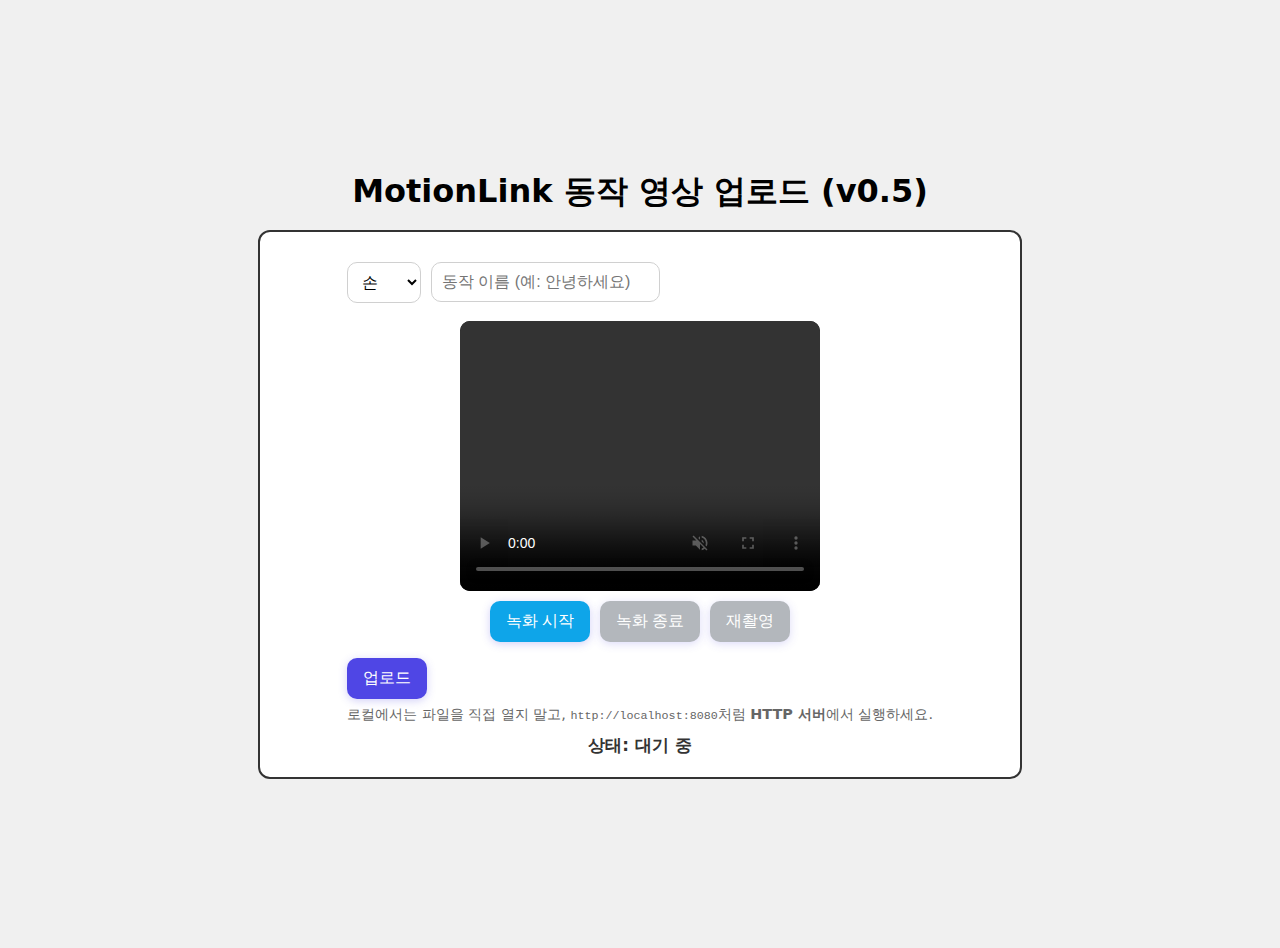
<file: FrontUI/src/main/resources/static/motion/motion-upload.html>
<!DOCTYPE html>
<html lang="ko">
<head>
    <meta charset="UTF-8" />
    <link rel="icon" href="data:," />
    <title>MotionLink Demo v0.5 - Motion Upload</title>
    <meta name="viewport" content="width=device-width, initial-scale=1" />
    <style>
        :root { color-scheme: light; }
        body {
            font-family: system-ui, -apple-system, Segoe UI, Roboto, Helvetica, Arial, "Apple Color Emoji","Segoe UI Emoji";
            display: flex; flex-direction: column; align-items: center; justify-content: center;
            min-height: 100vh; margin: 0; background-color: #f0f0f0; padding: 24px;
        }
        h1 { margin: 0 0 16px; }
        #container {
            position: relative; width: min(720px, 100%); min-height: 200px;
            border: 2px solid #333; border-radius: 12px; background: #fff;
            display: flex; flex-direction: column; align-items: center; justify-content: center;
            padding: 20px;
        }
        .status-container { margin-top: 10px; text-align: center; }
        .controls-container { margin-top: 10px; display: flex; align-items: center; gap: 10px; flex-wrap: wrap; }
        #status { font-size: 1.05em; font-weight: 600; color: #333; min-height: 1.2em; }
        button {
            padding: 10px 16px; font-size: 1em; color: white; border: none;
            border-radius: 10px; cursor: pointer; transition: transform .04s ease, opacity .2s, background-color .2s;
            background-color: #4F46E5; box-shadow: 0 2px 8px rgba(79,70,229,.25);
        }
        button:active { transform: translateY(1px); }
        button.alt { background-color: #0ea5e9; }
        button.warn { background-color: #ef4444; }
        button:disabled { background-color: #9aa0a6; cursor: not-allowed; opacity: .75; }
        input[type="text"], select, input[type="number"] {
            padding: 10px; border-radius: 10px; border: 1px solid #d0d0d0; font-size: 1em;
            background: #fff; outline: none;
        }
        input[type="text"]:focus, select:focus, input[type="number"]:focus { border-color: #4F46E5; }
        video { background: #111; border-radius: 10px; }
        .row { display: flex; gap: 10px; align-items: center; flex-wrap: wrap; }
        .hint { font-size: .9em; color: #666; margin-top: 6px; }
    </style>
</head>
<body>
<h1>MotionLink 동작 영상 업로드 (v0.5)</h1>

<div id="container">
    <form id="uploadForm" enctype="multipart/form-data">
        <div class="controls-container">
            <select id="detectionArea" name="detectionArea" required>
                <option value="hands">손</option>
                <option value="face">얼굴</option>
                <option value="eyes">눈</option>
            </select>
            <input type="text" id="motionLabel" name="motionLabel" placeholder="동작 이름 (예: 안녕하세요)" required />
        </div>

        <div style="margin-top:18px; display:flex; flex-direction:column; align-items:center;">
            <video id="preview" width="360" height="270" controls autoplay muted playsinline></video>

            <div class="row" style="margin-top:10px;">
                <button type="button" id="startBtn" class="alt">녹화 시작</button>
                <button type="button" id="stopBtn" class="warn" disabled>녹화 종료</button>
                <button type="button" id="resetBtn" disabled>재촬영</button>
            </div>

            <div id="trimControls" style="margin-top:12px; display:none;">
                <label>시작(초):
                    <input type="number" id="trimStart" min="0" value="0" step="0.1" style="width:80px;" />
                </label>
                <label>종료(초):
                    <input type="number" id="trimEnd" min="0" value="0" step="0.1" style="width:80px;" />
                </label>
                <button type="button" id="trimFinishBtn" style="margin-left:8px;">Trim Finish</button>
                <div class="hint">슬라이더 값 변경 후 미리보기는 자동 재생됩니다.</div>
            </div>
        </div>

        <button id="uploadButton" type="submit" style="margin-top:16px;">업로드</button>
        <div class="hint">로컬에서는 파일을 직접 열지 말고, <code>http://localhost:8080</code>처럼 <strong>HTTP 서버</strong>에서 실행하세요.</div>
    </form>

    <div class="status-container">
        <div id="status">상태: 대기 중</div>
    </div>
</div>

<script>
    document.addEventListener('DOMContentLoaded', () => {
        const statusDiv = document.getElementById('status');
        const preview = document.getElementById('preview');
        const startBtn = document.getElementById('startBtn');
        const stopBtn  = document.getElementById('stopBtn');
        const resetBtn = document.getElementById('resetBtn');
        const uploadBtn = document.getElementById('uploadButton');
        const form = document.getElementById('uploadForm');
        const trimControls = document.getElementById('trimControls');
        const trimStart = document.getElementById('trimStart');
        const trimEnd = document.getElementById('trimEnd');

        // ---- Config
        const API_GATEWAY_URL = "http://localhost:13000"; // 필요 시 변경

        // ---- State
        let mediaRecorder, recordedBlobs = [], stream, videoURL, videoDuration = 0;

        function enable(el, v = true) { el.disabled = !v; }
        function revokeURLSafe(url) { if (url) URL.revokeObjectURL(url); }

        // ---- Recording
        startBtn.onclick = async () => {
            try {
                recordedBlobs = [];
                revokeURLSafe(videoURL); videoURL = null;

                stream = await navigator.mediaDevices.getUserMedia({
                    video: { width: { ideal: 1280 }, height: { ideal: 720 }, frameRate: { ideal: 30 } },
                    audio: true
                });
                preview.srcObject = stream;

                const options = { mimeType: 'video/webm; codecs=vp9,opus' };
                try {
                    mediaRecorder = new MediaRecorder(stream, options);
                } catch {
                    mediaRecorder = new MediaRecorder(stream);
                }

                mediaRecorder.ondataavailable = (e) => {
                    if (e.data && e.data.size > 0) recordedBlobs.push(e.data);
                };

                mediaRecorder.onstop = () => {
                    const superBuffer = new Blob(recordedBlobs, { type: 'video/webm' });
                    videoURL = URL.createObjectURL(superBuffer);
                    preview.srcObject = null;
                    preview.src = videoURL;
                    preview.controls = true;

                    trimControls.style.display = 'block';
                    preview.onloadedmetadata = () => {
                        videoDuration = preview.duration || 0;
                        if (!videoDuration || !isFinite(videoDuration)) {
                            setTimeout(() => {
                                videoDuration = preview.duration || 0;
                                trimEnd.value = (videoDuration || 0).toFixed(1);
                                trimEnd.max = (videoDuration || 0).toFixed(1);
                            }, 300);
                        } else {
                            if (trimEnd.value === "0") trimEnd.value = videoDuration.toFixed(1);
                            trimEnd.max = videoDuration.toFixed(1);
                        }
                    };

                    enable(resetBtn, true);
                };

                mediaRecorder.start();
                enable(startBtn, false);
                enable(stopBtn, true);
                enable(uploadBtn, false);
                trimControls.style.display = 'none';
                statusDiv.textContent = "녹화 중...";
            } catch (err) {
                console.error(err);
                statusDiv.textContent = "카메라/마이크 권한 필요 또는 장치 접근 실패.";
            }
        };

        stopBtn.onclick = () => {
            try {
                mediaRecorder?.stop();
                stream?.getTracks()?.forEach(t => t.stop());
                enable(startBtn, true);
                enable(stopBtn, false);
                enable(uploadBtn, true);
                statusDiv.textContent = "녹화 종료. 트리밍 가능.";
            } catch (e) {
                console.error(e);
            }
        };

        resetBtn.onclick = () => {
            try {
                recordedBlobs = [];
                videoDuration = 0;
                trimStart.value = "0";
                trimEnd.value = "0";
                trimControls.style.display = 'none';

                preview.pause();
                preview.removeAttribute('src');
                preview.srcObject = null;
                revokeURLSafe(videoURL); videoURL = null;

                enable(uploadBtn, true);
                enable(stopBtn, false);
                enable(startBtn, true);
                enable(resetBtn, false);

                statusDiv.textContent = "재촬영 준비 완료.";
            } catch (e) {
                console.error(e);
            }
        };

        // ---- Upload
        form.onsubmit = async (e) => {
            e.preventDefault();

            const label = document.getElementById('motionLabel').value?.trim();
            const detectionArea = document.getElementById('detectionArea').value;
            const trimStartVal = trimStart.value;
            const trimEndVal = trimEnd.value;

            if (!label) {
                statusDiv.textContent = "동작 이름을 입력해주세요.";
                return;
            }
            if (!videoURL || !recordedBlobs?.length) {
                statusDiv.textContent = "녹화 영상을 준비해주세요.";
                return;
            }

            try {
                statusDiv.textContent = "업로드 중...";
                enable(uploadBtn, false);

                const uploadBlob = new Blob(recordedBlobs, { type: 'video/webm' });
                const formData = new FormData();
                formData.append('motionLabel', label);
                formData.append('detectionArea', detectionArea);
                formData.append('videoFile', uploadBlob, 'motion.webm');
                formData.append('trimStart', trimStartVal);
                formData.append('trimEnd', trimEndVal);

                const response = await fetch(`${API_GATEWAY_URL}/motions/upload`, {
                    method: 'POST',
                    body: formData
                });

                if (response.ok) {
                    const result = await response.text();
                    statusDiv.textContent = `업로드 성공: ${result}`;
                } else {
                    statusDiv.textContent = `서버 오류: ${response.status}`;
                }
            } catch (error) {
                console.error(error);
                statusDiv.textContent = "업로드 중 오류가 발생했습니다. CORS/네트워크를 확인하세요.";
            } finally {
                enable(uploadBtn, true);
            }
        };
    });
</script>
</body>
</html>
</file>
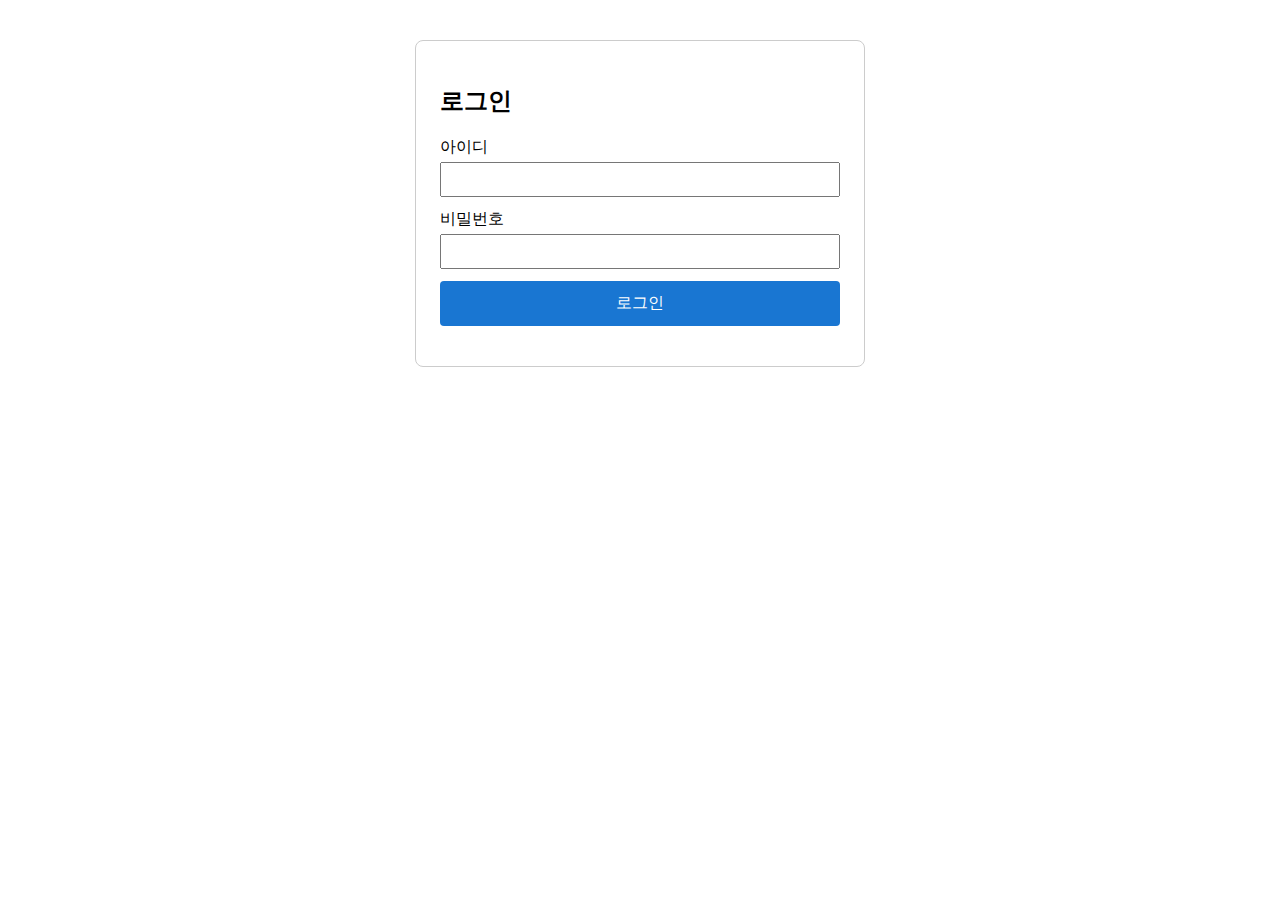
<file: FrontUI/src/main/resources/static/user/login.html>
<!DOCTYPE html>
<html lang="ko">
<head>
    <meta charset="UTF-8">
    <title>로그인</title>
    <style>
        body { font-family: Arial, sans-serif; }
        .container { max-width: 400px; margin: 40px auto; padding: 24px; border: 1px solid #ccc; border-radius: 8px; }
        .form-group { margin-bottom: 12px; }
        label { display: block; margin-bottom: 4px; }
        input { width: 100%; padding: 8px; box-sizing: border-box; }
        .login-btn { width: 100%; padding: 12px; background: #1976d2; color: #fff; border: none; border-radius: 4px; font-size: 16px; cursor: pointer; }
        .msg { margin-top: 16px; color: #d32f2f; text-align: center; }
    </style>
</head>
<body>
<div class="container">
    <h2>로그인</h2>
    <form id="loginForm">
        <div class="form-group">
            <label for="userId">아이디</label>
            <input type="text" id="userId" name="userId" required>
        </div>
        <div class="form-group">
            <label for="password">비밀번호</label>
            <input type="password" id="password" name="password" required>
        </div>
        <button type="submit" class="login-btn">로그인</button>
    </form>
    <div class="msg" id="msg"></div>
</div>
<script>
    // DOMContentLoaded 이벤트 리스너를 사용하여 HTML이 모두 로드된 후 스크립트를 실행합니다.
    document.addEventListener('DOMContentLoaded', function() {
        const loginForm = document.getElementById('loginForm');
        const msgElement = document.getElementById('msg');

        if (loginForm) {
            loginForm.onsubmit = async function(e) {
                e.preventDefault();
                const userId = document.getElementById('userId').value;
                const password = document.getElementById('password').value;
                try {
                    const res = await fetch('http://localhost:13000/login', {
                        method: 'POST',
                        headers: { 'Content-Type': 'application/json' },
                        body: JSON.stringify({ userId, password }),
                        credentials: 'include'
                    });
                    const data = await res.json();
                    if (res.ok && data.result === 1) {
                        // accessToken이 응답에 있으면 쿠키에 저장
                        if (data.accessToken) {
                            document.cookie = `accessToken=${data.accessToken}; path=/;`;
                        }
                        // 임시: 모든 로그인 성공 시 managerId 저장
                        localStorage.setItem('managerId', userId);
                        console.log('로그인 성공, managerId 저장:', userId);
                        msgElement.textContent = '로그인 성공!';
                        setTimeout(() => {
                            window.location.href = 'http://localhost:13000/user/dashboard';
                        }, 1500); // 1.5초 후 이동
                    } else {
                        msgElement.textContent = data.msg || '로그인 실패';
                    }
                } catch (err) {
                    msgElement.textContent = '로그인 요청 실패';
                    console.error('로그인 요청 중 오류 발생:', err);
                }
            };
        } else {
            console.error("오류: 'loginForm' 요소를 찾을 수 없습니다.");
        }
    });
</script>
</body>
</html>
</file>
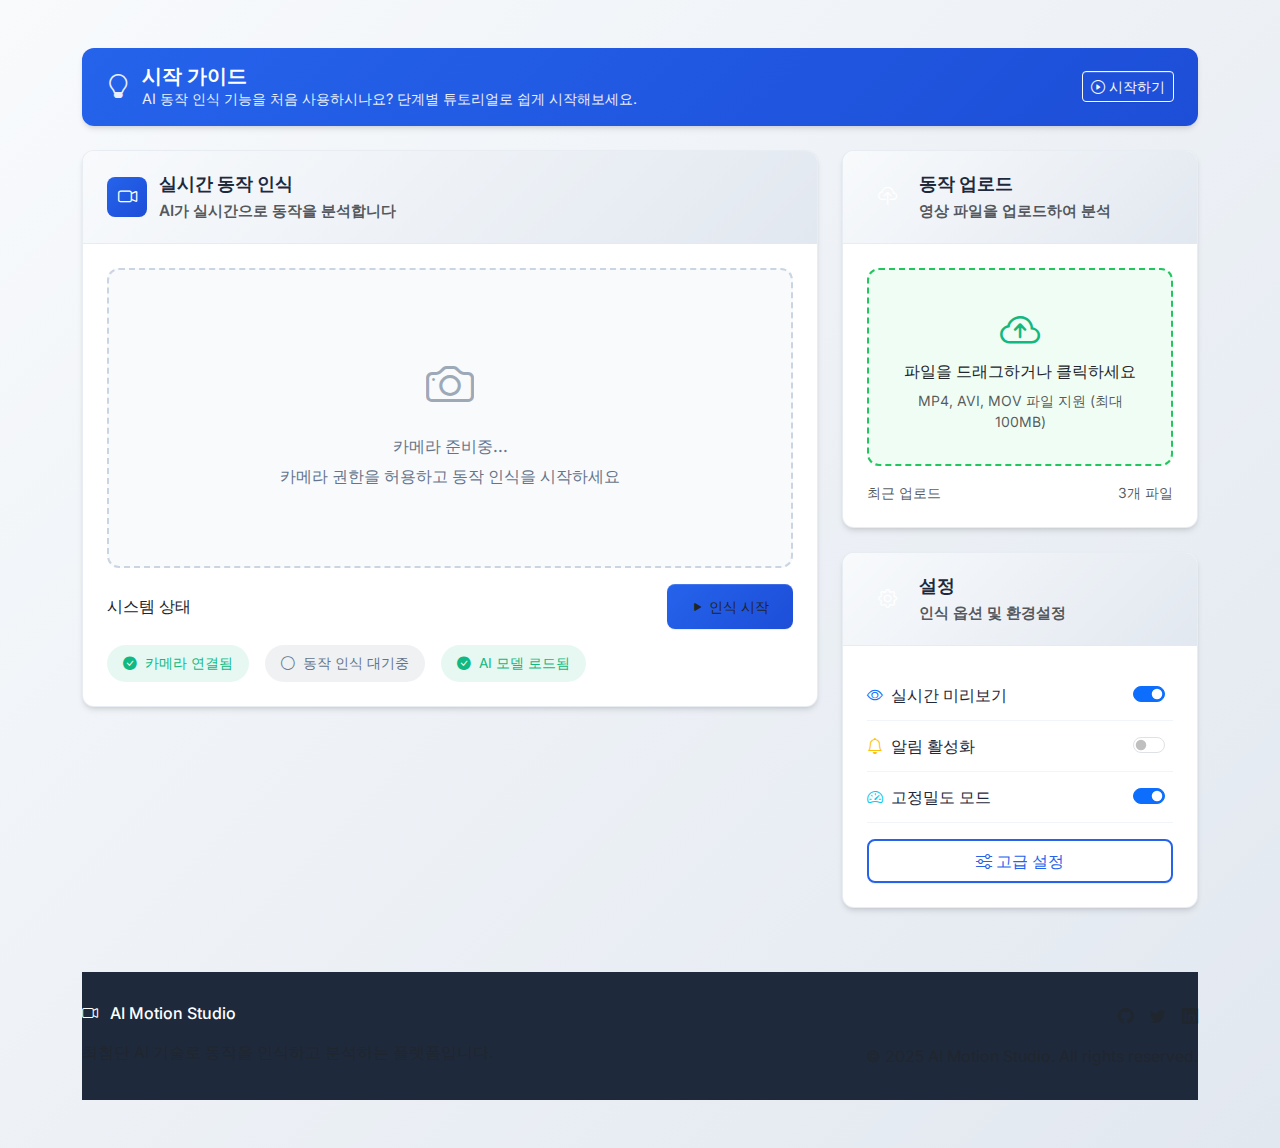
<file: FrontUI/src/main/resources/static/user/patient-dashboard.html>
<!DOCTYPE html>
<html lang="ko">
<head>
    <meta charset="UTF-8">
    <meta name="viewport" content="width=device-width, initial-scale=1.0">
    <title>AI 동작 인식 플랫폼</title>
    <link rel="shortcut icon" type="image/png" href="../images/logos/favicon.svg" />
    <link rel="stylesheet" href="../libs/owl.carousel/dist/assets/owl.carousel.min.css">
    <link rel="stylesheet" href="../libs/aos-master/dist/aos.css">
    <link rel="stylesheet" href="../css/styles.css">
    <link href="https://cdn.jsdelivr.net/npm/bootstrap@5.3.3/dist/css/bootstrap.min.css" rel="stylesheet" integrity="sha384-QWTKZyjpPEjISv5WaRU9OFeRpok6YctnYmDr5pNlyT2bRjXh0JMhjY6hW+ALEwIH" crossorigin="anonymous">
    <link href="https://cdn.jsdelivr.net/npm/bootstrap-icons@1.11.0/font/bootstrap-icons.css" rel="stylesheet">
    <link href="https://fonts.googleapis.com/css2?family=Inter:wght@300;400;500;600;700&display=swap" rel="stylesheet">

    <style>
        :root {
            --primary-color: #2563eb;
            --primary-hover: #1d4ed8;
            --secondary-color: #64748b;
            --success-color: #10b981;
            --warning-color: #f59e0b;
            --danger-color: #ef4444;
            --dark-color: #1e293b;
            --light-color: #f8fafc;
            --border-radius: 12px;
            --shadow-sm: 0 1px 2px 0 rgb(0 0 0 / 0.05);
            --shadow-md: 0 4px 6px -1px rgb(0 0 0 / 0.1), 0 2px 4px -2px rgb(0 0 0 / 0.1);
            --shadow-lg: 0 10px 15px -3px rgb(0 0 0 / 0.1), 0 4px 6px -4px rgb(0 0 0 / 0.1);
        }

        body {
            font-family: 'Inter', -apple-system, BlinkMacSystemFont, 'Segoe UI', Roboto, sans-serif;
            background: linear-gradient(135deg, #f8fafc 0%, #e2e8f0 100%);
            min-height: 100vh;
        }

        /* 네비게이션 바 스타일 */
        .navbar-custom {
            background: rgba(255, 255, 255, 0.95);
            backdrop-filter: blur(10px);
            border-bottom: 1px solid rgba(226, 232, 240, 0.8);
        }

        .navbar-brand {
            font-weight: 700;
            color: var(--primary-color) !important;
            font-size: 1.5rem;
        }

        /* 튜토리얼 바 스타일 */
        .tutorial-bar {
            background: linear-gradient(135deg, var(--primary-color) 0%, var(--primary-hover) 100%);
            color: white;
            border-radius: var(--border-radius);
            box-shadow: var(--shadow-md);
            padding: 1rem 1.5rem;
            display: flex;
            align-items: center;
            justify-content: space-between;
            transition: all 0.3s ease;
        }

        .tutorial-bar:hover {
            transform: translateY(-2px);
            box-shadow: var(--shadow-lg);
        }

        .tutorial-content {
            display: flex;
            align-items: center;
            gap: 12px;
        }

        .tutorial-icon {
            font-size: 1.5rem;
            opacity: 0.9;
        }

        .tutorial-text h5 {
            margin: 0;
            font-weight: 600;
        }

        .tutorial-text p {
            margin: 0;
            opacity: 0.9;
            font-size: 0.9rem;
        }

        /* 메인 카드 스타일 개선 */
        .main-card {
            background: white;
            border-radius: var(--border-radius);
            box-shadow: var(--shadow-md);
            transition: all 0.3s ease;
            border: 1px solid rgba(226, 232, 240, 0.8);
            overflow: hidden;
        }

        .main-card:hover {
            transform: translateY(-4px);
            box-shadow: var(--shadow-lg);
        }

        .card-header-custom {
            background: linear-gradient(135deg, #f8fafc 0%, #e2e8f0 100%);
            border-bottom: 1px solid rgba(226, 232, 240, 0.8);
            padding: 1.25rem 1.5rem;
        }

        .card-title {
            display: flex;
            align-items: center;
            gap: 12px;
            margin: 0;
            font-weight: 600;
            color: var(--dark-color);
            font-size: 1.1rem;
        }

        .card-icon {
            width: 40px;
            height: 40px;
            border-radius: 8px;
            display: flex;
            align-items: center;
            justify-content: center;
            font-size: 1.2rem;
            color: white;
        }

        .card-body-custom {
            padding: 1.5rem;
        }

        /* 동작 인식 카드 */
        .action-recognition-card {
            min-height: 500px;
        }

        .action-recognition-card .card-icon {
            background: linear-gradient(135deg, var(--primary-color), var(--primary-hover));
        }

        .camera-container {
            background: #f8fafc;
            border: 2px dashed #cbd5e1;
            border-radius: var(--border-radius);
            height: 300px;
            display: flex;
            flex-direction: column;
            align-items: center;
            justify-content: center;
            color: var(--secondary-color);
            margin-bottom: 1rem;
        }

        .camera-container i {
            font-size: 3rem;
            margin-bottom: 1rem;
            opacity: 0.6;
        }

        .status-indicators {
            display: flex;
            gap: 1rem;
            flex-wrap: wrap;
        }

        .status-item {
            display: flex;
            align-items: center;
            gap: 8px;
            padding: 0.5rem 1rem;
            background: #f1f5f9;
            border-radius: 20px;
            font-size: 0.85rem;
        }

        .status-active {
            background: rgba(16, 185, 129, 0.1);
            color: var(--success-color);
        }

        .status-inactive {
            background: rgba(100, 116, 139, 0.1);
            color: var(--secondary-color);
        }

        /* 동작 업로드 카드 */
        .action-upload-card .card-icon {
            background: linear-gradient(135deg, var(--success-color), #059669);
        }

        .upload-area {
            background: #f0fdf4;
            border: 2px dashed #22c55e;
            border-radius: var(--border-radius);
            padding: 2rem;
            text-align: center;
            transition: all 0.3s ease;
            cursor: pointer;
        }

        .upload-area:hover {
            background: #dcfce7;
            border-color: var(--success-color);
        }

        .upload-area i {
            font-size: 2.5rem;
            color: var(--success-color);
            margin-bottom: 1rem;
        }

        /* 설정 카드 */
        .settings-card .card-icon {
            background: linear-gradient(135deg, var(--secondary-color), #475569);
        }

        .settings-item {
            display: flex;
            justify-content: space-between;
            align-items: center;
            padding: 0.75rem 0;
            border-bottom: 1px solid #f1f5f9;
        }

        .settings-item:last-child {
            border-bottom: none;
        }

        .settings-label {
            display: flex;
            align-items: center;
            gap: 8px;
            font-weight: 500;
            color: var(--dark-color);
        }

        /* 버튼 스타일 */
        .btn-primary-custom {
            background: linear-gradient(135deg, var(--primary-color), var(--primary-hover));
            border: none;
            border-radius: 8px;
            padding: 0.75rem 1.5rem;
            font-weight: 500;
            transition: all 0.3s ease;
        }

        .btn-primary-custom:hover {
            transform: translateY(-1px);
            box-shadow: var(--shadow-md);
        }

        .btn-outline-custom {
            border: 2px solid var(--primary-color);
            color: var(--primary-color);
            border-radius: 8px;
            padding: 0.5rem 1rem;
            font-weight: 500;
            transition: all 0.3s ease;
        }

        .btn-outline-custom:hover {
            background: var(--primary-color);
            color: white;
        }

        /* 푸터 스타일 */
        .footer-custom {
            background: var(--dark-color);
            color: white;
            margin-top: 4rem;
        }

        .footer-custom .container {
            padding: 2rem 0;
        }

        /* 반응형 디자인 */
        @media (max-width: 768px) {
            .action-recognition-card {
                min-height: 400px;
            }

            .camera-container {
                height: 200px;
            }

            .tutorial-content {
                flex-direction: column;
                text-align: center;
                gap: 8px;
            }

            .status-indicators {
                justify-content: center;
            }
        }

        /* 애니메이션 */
        @keyframes fadeInUp {
            from {
                opacity: 0;
                transform: translateY(30px);
            }
            to {
                opacity: 1;
                transform: translateY(0);
            }
        }

        .fade-in-up {
            animation: fadeInUp 0.6s ease-out;
        }

        .fade-in-up-delay-1 {
            animation: fadeInUp 0.6s ease-out 0.1s both;
        }

        .fade-in-up-delay-2 {
            animation: fadeInUp 0.6s ease-out 0.2s both;
        }

        .fade-in-up-delay-3 {
            animation: fadeInUp 0.6s ease-out 0.3s both;
        }
    </style>
</head>
<body>


<div class="container my-5">
    <!-- 튜토리얼 바 -->
    <div class="row mb-4">
        <div class="col-12 fade-in-up">
            <div class="tutorial-bar">
                <div class="tutorial-content">
                    <i class="bi bi-lightbulb tutorial-icon"></i>
                    <div class="tutorial-text">
                        <h5>시작 가이드</h5>
                        <p>AI 동작 인식 기능을 처음 사용하시나요? 단계별 튜토리얼로 쉽게 시작해보세요.</p>
                    </div>
                </div>
                <button class="btn btn-outline-light btn-sm">
                    <i class="bi bi-play-circle me-1"></i>시작하기
                </button>
            </div>
        </div>
    </div>

    <!-- 메인 카드 영역 -->
    <div class="row g-4 align-items-stretch">
        <!-- 동작 인식 카드 -->
        <div class="col-lg-8 fade-in-up-delay-1">
            <div class="main-card action-recognition-card">
                <div class="card-header-custom">
                    <div class="card-title">
                        <div class="card-icon">
                            <i class="bi bi-camera-video"></i>
                        </div>
                        <div>
                            <div>실시간 동작 인식</div>
                            <small class="text-muted">AI가 실시간으로 동작을 분석합니다</small>
                        </div>
                    </div>
                </div>
                <div class="card-body-custom">
                    <div class="camera-container">
                        <i class="bi bi-camera"></i>
                        <h6 class="mb-2">카메라 준비중...</h6>
                        <p class="mb-0 text-center">카메라 권한을 허용하고 동작 인식을 시작하세요</p>
                    </div>

                    <div class="d-flex justify-content-between align-items-center mb-3">
                        <h6 class="mb-0">시스템 상태</h6>
                        <button class="btn btn-primary-custom btn-sm">
                            <i class="bi bi-play-fill me-1"></i>인식 시작
                        </button>
                    </div>

                    <div class="status-indicators">
                        <div class="status-item status-active">
                            <i class="bi bi-check-circle-fill"></i>
                            카메라 연결됨
                        </div>
                        <div class="status-item status-inactive">
                            <i class="bi bi-circle"></i>
                            동작 인식 대기중
                        </div>
                        <div class="status-item status-active">
                            <i class="bi bi-check-circle-fill"></i>
                            AI 모델 로드됨
                        </div>
                    </div>
                </div>
            </div>
        </div>

        <!-- 오른쪽 카드들 -->
        <div class="col-lg-4 d-flex flex-column gap-4">
            <!-- 동작 업로드 카드 -->
            <div class="main-card fade-in-up-delay-2">
                <div class="card-header-custom">
                    <div class="card-title">
                        <div class="card-icon">
                            <i class="bi bi-cloud-upload"></i>
                        </div>
                        <div>
                            <div>동작 업로드</div>
                            <small class="text-muted">영상 파일을 업로드하여 분석</small>
                        </div>
                    </div>
                </div>
                <div class="card-body-custom">
                    <div class="upload-area" onclick="document.getElementById('fileInput').click()">
                        <i class="bi bi-cloud-arrow-up"></i>
                        <h6 class="mb-2">파일을 드래그하거나 클릭하세요</h6>
                        <p class="mb-0 small text-muted">MP4, AVI, MOV 파일 지원 (최대 100MB)</p>
                        <input type="file" id="fileInput" class="d-none" accept="video/*">
                    </div>
                    <div class="mt-3">
                        <div class="d-flex justify-content-between align-items-center">
                            <small class="text-muted">최근 업로드</small>
                            <small class="text-muted">3개 파일</small>
                        </div>
                    </div>
                </div>
            </div>

            <!-- 설정 카드 -->
            <div class="main-card fade-in-up-delay-3">
                <div class="card-header-custom">
                    <div class="card-title">
                        <div class="card-icon">
                            <i class="bi bi-gear"></i>
                        </div>
                        <div>
                            <div>설정</div>
                            <small class="text-muted">인식 옵션 및 환경설정</small>
                        </div>
                    </div>
                </div>
                <div class="card-body-custom">
                    <div class="settings-item">
                        <div class="settings-label">
                            <i class="bi bi-eye text-primary"></i>
                            실시간 미리보기
                        </div>
                        <div class="form-check form-switch">
                            <input class="form-check-input" type="checkbox" checked>
                        </div>
                    </div>
                    <div class="settings-item">
                        <div class="settings-label">
                            <i class="bi bi-bell text-warning"></i>
                            알림 활성화
                        </div>
                        <div class="form-check form-switch">
                            <input class="form-check-input" type="checkbox">
                        </div>
                    </div>
                    <div class="settings-item">
                        <div class="settings-label">
                            <i class="bi bi-speedometer2 text-info"></i>
                            고정밀도 모드
                        </div>
                        <div class="form-check form-switch">
                            <input class="form-check-input" type="checkbox" checked>
                        </div>
                    </div>
                    <div class="mt-3">
                        <button class="btn btn-outline-custom w-100">
                            <i class="bi bi-sliders me-1"></i>고급 설정
                        </button>
                    </div>
                </div>
            </div>
        </div>
    </div>



<!-- 푸터 -->
<footer class="footer-custom">
    <div class="container">
        <div class="row">
            <div class="col-md-6">
                <h6 class="mb-3">
                    <i class="bi bi-camera-video me-2"></i>
                    AI Motion Studio
                </h6>
                <p class="text-muted mb-0">
                    최첨단 AI 기술로 동작을 인식하고 분석하는 플랫폼입니다.
                </p>
            </div>
            <div class="col-md-6 text-md-end">
                <div class="d-flex justify-content-md-end gap-3 mb-3">
                    <a href="#" class="text-muted"><i class="bi bi-github"></i></a>
                    <a href="#" class="text-muted"><i class="bi bi-twitter"></i></a>
                    <a href="#" class="text-muted"><i class="bi bi-linkedin"></i></a>
                </div>
                <p class="text-muted mb-0">
                    &copy; 2025 AI Motion Studio. All rights reserved.
                </p>
            </div>
        </div>
    </div>
</footer>

<!-- Bootstrap JavaScript -->
<script src="https://cdn.jsdelivr.net/npm/bootstrap@5.3.3/dist/js/bootstrap.bundle.min.js" integrity="sha384-YvpcrYf0tY3lHB60NNkmXc5s9fDVZLESaAA55NDzOxhy9GkcIdslK1eN7N6jIeHz" crossorigin="anonymous"></script>

</body>
</html>
</file>
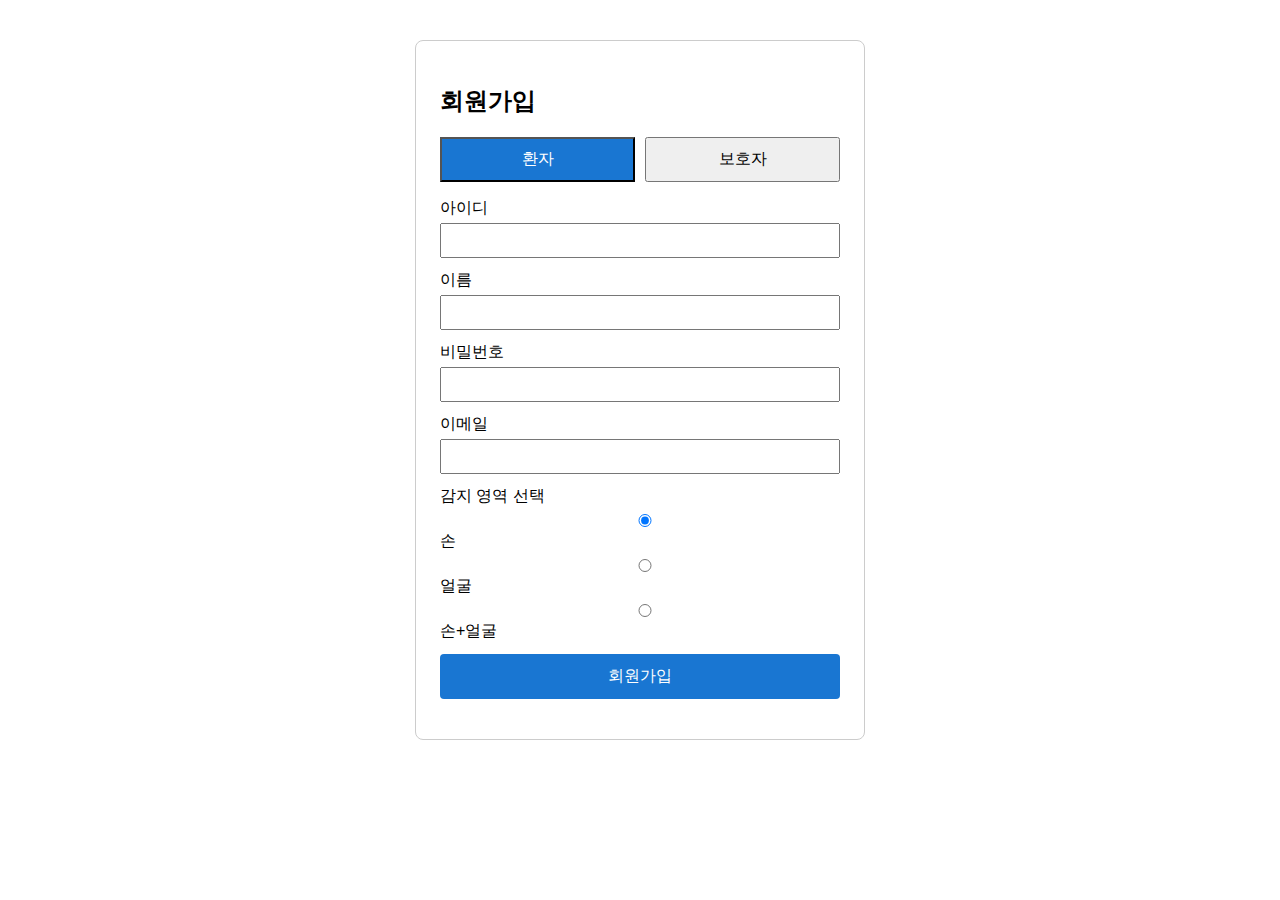
<file: FrontUI/src/main/resources/static/user/userRegForm.html>
<!DOCTYPE html>
<html lang="ko">
<head>
    <meta charset="UTF-8">
    <title>회원가입</title>
    <style>
        body { font-family: Arial, sans-serif; }
        .container { max-width: 400px; margin: 40px auto; padding: 24px; border: 1px solid #ccc; border-radius: 8px; }
        .role-btns { display: flex; gap: 10px; margin-bottom: 16px; }
        .role-btns button { flex: 1; padding: 10px; font-size: 16px; cursor: pointer; }
        .active { background: #1976d2; color: #fff; }
        .form-group { margin-bottom: 12px; }
        label { display: block; margin-bottom: 4px; }
        input { width: 100%; padding: 8px; box-sizing: border-box; }
        .submit-btn { width: 100%; padding: 12px; background: #1976d2; color: #fff; border: none; border-radius: 4px; font-size: 16px; cursor: pointer; }
        .msg { margin-top: 16px; color: #d32f2f; text-align: center; }
    </style>
</head>
<body>
<div class="container">
    <h2>회원가입</h2>
    <div class="role-btns">
        <button id="patientBtn" class="active">환자</button>
        <button id="managerBtn">보호자</button>
    </div>
    <form id="regForm">
        <div class="form-group">
            <label for="user_id">아이디</label>
            <input type="text" id="user_id" name="user_id" required>
        </div>
        <div class="form-group">
            <label for="user_name">이름</label>
            <input type="text" id="user_name" name="user_name" required>
        </div>
        <div class="form-group">
            <label for="password">비밀번호</label>
            <input type="password" id="password" name="password" required>
        </div>
        <div class="form-group">
            <label for="email">이메일</label>
            <input type="email" id="email" name="email" required>
        </div>
        <div class="form-group" id="detectionAreaGroup" style="display:block;">
            <label>감지 영역 선택</label>
            <label><input type="radio" name="detectionAreaType" value="hand" checked> 손</label>
            <label><input type="radio" name="detectionAreaType" value="face"> 얼굴</label>
            <label><input type="radio" name="detectionAreaType" value="both"> 손+얼굴</label>
        </div>
        <button type="submit" class="submit-btn">회원가입</button>
    </form>
    <div class="msg" id="msg"></div>
</div>
<script>
    let role = 'patient';
    document.getElementById('patientBtn').onclick = function() {
        role = 'patient';
        this.classList.add('active');
        document.getElementById('managerBtn').classList.remove('active');
        document.getElementById('detectionAreaGroup').style.display = 'block';
    };
    document.getElementById('managerBtn').onclick = function() {
        role = 'manager';
        this.classList.add('active');
        document.getElementById('patientBtn').classList.remove('active');
        document.getElementById('detectionAreaGroup').style.display = 'none';
    };

    document.getElementById('regForm').onsubmit = async function(e) {
        e.preventDefault();
        const user_id = document.getElementById('user_id').value;
        const user_name = document.getElementById('user_name').value;
        const password = document.getElementById('password').value;
        const email = document.getElementById('email').value;
        let url = '';
        if (role === 'patient') {
            const detectionAreaType = document.querySelector('input[name="detectionAreaType"]:checked').value;
            url = `http://localhost:13000/reg/insertPatient?user_id=${encodeURIComponent(user_id)}&user_name=${encodeURIComponent(user_name)}&password=${encodeURIComponent(password)}&email=${encodeURIComponent(email)}&detectionAreaType=${encodeURIComponent(detectionAreaType)}`;
        } else {
            url = `http://localhost:13000/reg/insertManager?user_id=${encodeURIComponent(user_id)}&user_name=${encodeURIComponent(user_name)}&password=${encodeURIComponent(password)}&email=${encodeURIComponent(email)}`;
        }
        try {
            const res = await fetch(url, { method: 'POST' });
            const text = await res.text();
            document.getElementById('msg').textContent = text.includes('1') ? '회원가입 성공!' : text;
        } catch (err) {
            document.getElementById('msg').textContent = '회원가입 요청 실패';
        }
    };
</script>
</body>
</html>
</file>
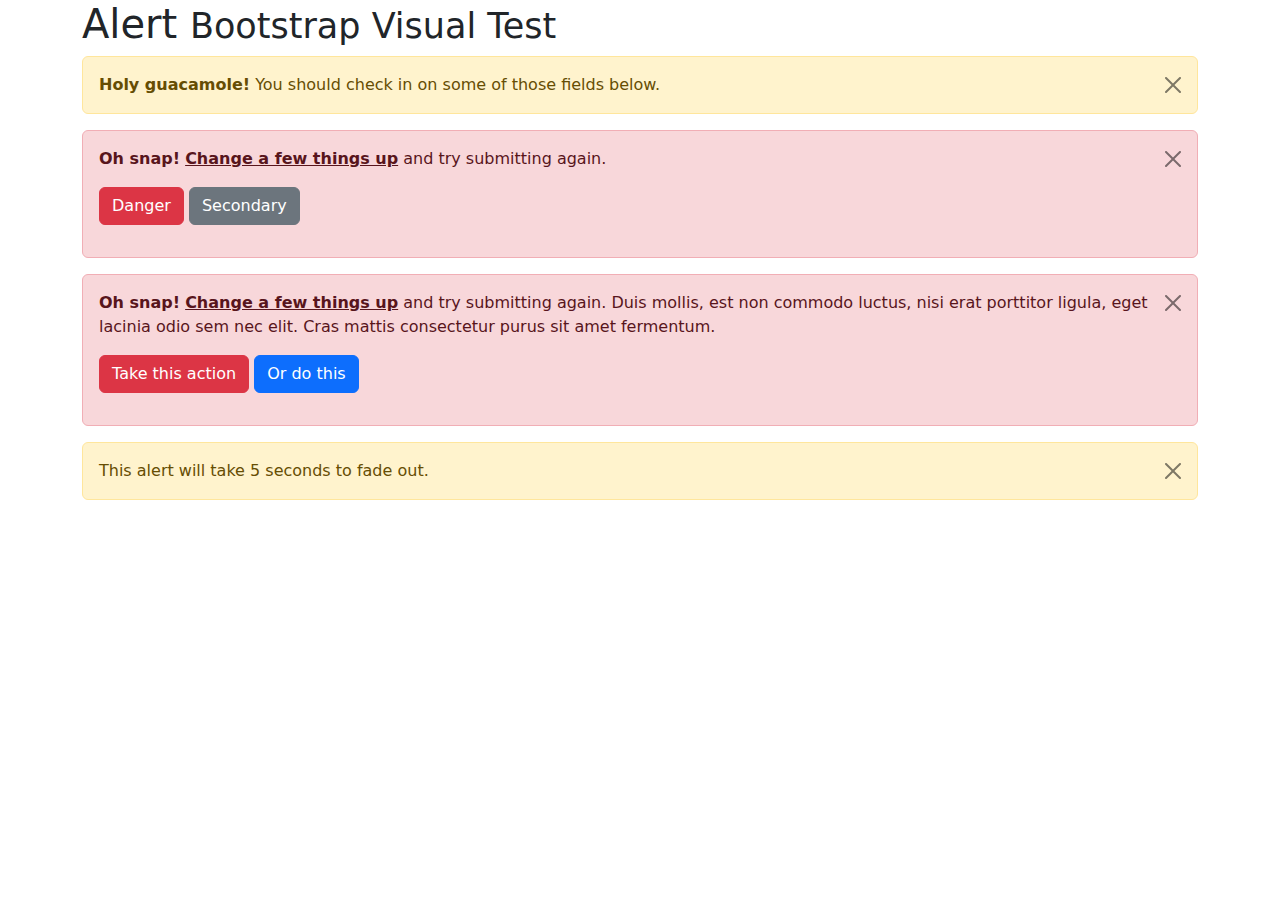
<file: FrontUI/src/main/resources/static/libs/bootstrap/js/tests/visual/alert.html>
<!doctype html>
<html lang="en">
  <head>
    <meta charset="utf-8">
    <meta name="viewport" content="width=device-width, initial-scale=1">
    <link href="../../../dist/css/bootstrap.min.css" rel="stylesheet">
    <title>Alert</title>
  </head>
  <body>
    <div class="container">
      <h1>Alert <small>Bootstrap Visual Test</small></h1>

      <div class="alert alert-warning alert-dismissible fade show" role="alert">
        <button type="button" class="btn-close" data-bs-dismiss="alert" aria-label="Close"></button>
        <strong>Holy guacamole!</strong> You should check in on some of those fields below.
      </div>

      <div class="alert alert-danger alert-dismissible fade show" role="alert">
        <button type="button" class="btn-close" data-bs-dismiss="alert" aria-label="Close"></button>
        <p>
          <strong>Oh snap!</strong> <a href="#" class="alert-link">Change a few things up</a> and try submitting again.
        </p>
        <p>
          <button type="button" class="btn btn-danger">Danger</button>
          <button type="button" class="btn btn-secondary">Secondary</button>
        </p>
      </div>

      <div class="alert alert-danger alert-dismissible fade show" role="alert">
        <button type="button" class="btn-close" data-bs-dismiss="alert" aria-label="Close"></button>
        <p>
          <strong>Oh snap!</strong> <a href="#" class="alert-link">Change a few things up</a> and try submitting again. Duis mollis, est non commodo luctus, nisi erat porttitor ligula, eget lacinia odio sem nec elit. Cras mattis consectetur purus sit amet fermentum.
        </p>
        <p>
          <button type="button" class="btn btn-danger">Take this action</button>
          <button type="button" class="btn btn-primary">Or do this</button>
        </p>
      </div>

      <div class="alert alert-warning alert-dismissible fade show" role="alert" style="transition-duration: 5s;">
        <button type="button" class="btn-close" data-bs-dismiss="alert" aria-label="Close"></button>
        This alert will take 5 seconds to fade out.
      </div>
    </div>

    <script src="../../../dist/js/bootstrap.bundle.js"></script>
  </body>
</html>
</file>
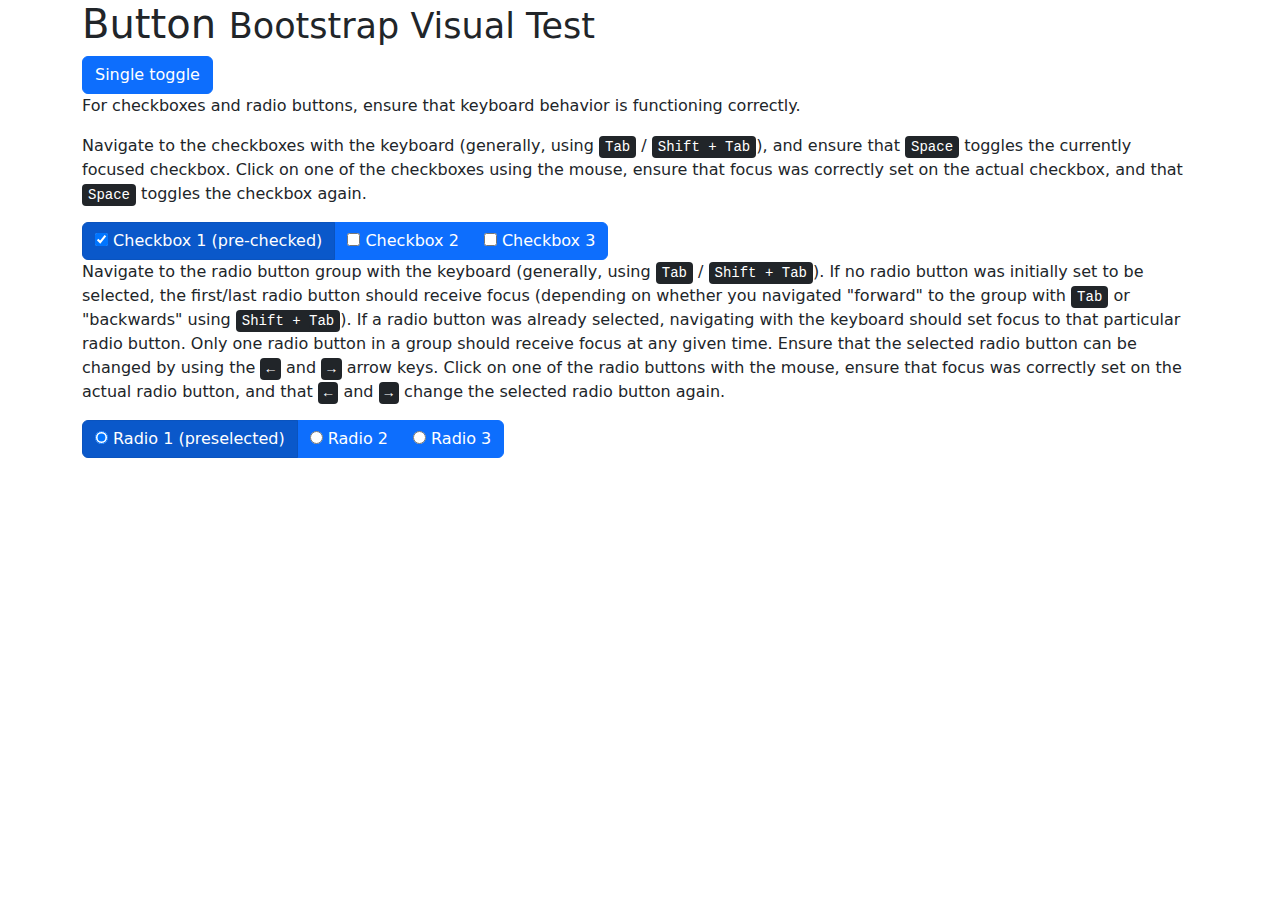
<file: FrontUI/src/main/resources/static/libs/bootstrap/js/tests/visual/button.html>
<!doctype html>
<html lang="en">
  <head>
    <meta charset="utf-8">
    <meta name="viewport" content="width=device-width, initial-scale=1">
    <link href="../../../dist/css/bootstrap.min.css" rel="stylesheet">
    <title>Button</title>
  </head>
  <body>
    <div class="container">
      <h1>Button <small>Bootstrap Visual Test</small></h1>

      <button type="button" class="btn btn-primary" data-bs-toggle="button" aria-pressed="false" autocomplete="off">
        Single toggle
      </button>

      <p>For checkboxes and radio buttons, ensure that keyboard behavior is functioning correctly.</p>
      <p>Navigate to the checkboxes with the keyboard (generally, using <kbd>Tab</kbd> / <kbd><kbd>Shift</kbd> + <kbd>Tab</kbd></kbd>), and ensure that <kbd>Space</kbd> toggles the currently focused checkbox. Click on one of the checkboxes using the mouse, ensure that focus was correctly set on the actual checkbox, and that <kbd>Space</kbd> toggles the checkbox again.</p>

      <div class="btn-group" data-bs-toggle="buttons">
        <label class="btn btn-primary active">
          <input type="checkbox" checked autocomplete="off"> Checkbox 1 (pre-checked)
        </label>
        <label class="btn btn-primary">
          <input type="checkbox" autocomplete="off"> Checkbox 2
        </label>
        <label class="btn btn-primary">
          <input type="checkbox" autocomplete="off"> Checkbox 3
        </label>
      </div>

      <p>Navigate to the radio button group with the keyboard (generally, using <kbd>Tab</kbd> / <kbd><kbd>Shift</kbd> + <kbd>Tab</kbd></kbd>). If no radio button was initially set to be selected, the first/last radio button should receive focus (depending on whether you navigated "forward" to the group with <kbd>Tab</kbd> or "backwards" using <kbd><kbd>Shift</kbd> + <kbd>Tab</kbd></kbd>). If a radio button was already selected, navigating with the keyboard should set focus to that particular radio button. Only one radio button in a group should receive focus at any given time.  Ensure that the selected radio button can be changed by using the <kbd>←</kbd> and <kbd>→</kbd> arrow keys. Click on one of the radio buttons with the mouse,  ensure that focus was correctly set on the actual radio button, and that <kbd>←</kbd> and <kbd>→</kbd> change the selected radio button again.</p>

      <div class="btn-group" data-bs-toggle="buttons">
        <label class="btn btn-primary active">
          <input type="radio" name="options" id="option1" autocomplete="off" checked> Radio 1 (preselected)
        </label>
        <label class="btn btn-primary">
          <input type="radio" name="options" id="option2" autocomplete="off"> Radio 2
        </label>
        <label class="btn btn-primary">
          <input type="radio" name="options" id="option3" autocomplete="off"> Radio 3
        </label>
      </div>
    </div>

    <script src="../../../dist/js/bootstrap.bundle.js"></script>
  </body>
</html>
</file>
<file: FrontUI/src/main/resources/static/css/styles.css>
@charset "UTF-8";
@import url("https://fonts.googleapis.com/css2?family=Manrope:wght@200..800&display=swap");
/*!
 * Bootstrap  v5.3.6 (https://getbootstrap.com/)
 * Copyright 2011-2025 The Bootstrap Authors
 * Licensed under MIT (https://github.com/twbs/bootstrap/blob/main/LICENSE)
 */
:root,
[data-bs-theme=light] {
  --bs-blue: #C1FF72;
  --bs-indigo: #6610f2;
  --bs-purple: #6f42c1;
  --bs-pink: #d63384;
  --bs-red: #dc3545;
  --bs-orange: #fd7e14;
  --bs-yellow: #ffc107;
  --bs-green: #198754;
  --bs-teal: #20c997;
  --bs-cyan: #0dcaf0;
  --bs-black: #000;
  --bs-white: #fff;
  --bs-gray: #6c757d;
  --bs-gray-dark: #343a40;
  --bs-gray-100: rgba(31, 42, 46, 0.12);
  --bs-gray-200: #F4F8FA;
  --bs-gray-300: rgba(31, 42, 46, 0.6);
  --bs-gray-400: rgba(31, 42, 46, 0.7);
  --bs-gray-500: #1F2A2E;
  --bs-gray-600: #6c757d;
  --bs-gray-700: #495057;
  --bs-gray-800: #343a40;
  --bs-gray-900: #212529;
  --bs-primary: #6fc8f8;
  --bs-secondary: #1f2a2e;
  --bs-light: rgba(31, 42, 46, 0.12);
  --bs-dark: #1F2A2E;
  --bs-muted: rgba(31, 42, 46, 0.6);
  --bs-dark-light: rgba(31, 42, 46, 0.7);
  --bs-light-gray: #F4F8FA;
  /*--bs-primary-rgb: 193, 255, 114;*/
  --bs-primary-rgb: 111, 200, 248;
  --bs-secondary-rgb: 31, 42, 46;
  --bs-light-rgb: 31, 42, 46;
  --bs-dark-rgb: 31, 42, 46;
  --bs-muted-rgb: 31, 42, 46;
  --bs-dark-light-rgb: 31, 42, 46;
  --bs-light-gray-rgb: 244, 248, 250;
  --bs-primary-text-emphasis: #4d662e;
  --bs-secondary-text-emphasis: #0c1112;
  --bs-success-text-emphasis: #0a3622;
  --bs-info-text-emphasis: #055160;
  --bs-warning-text-emphasis: #664d03;
  --bs-danger-text-emphasis: #58151c;
  --bs-light-text-emphasis: #495057;
  --bs-dark-text-emphasis: #495057;
  --bs-primary-bg-subtle: #f3ffe3;
  --bs-secondary-bg-subtle: #d2d4d5;
  --bs-success-bg-subtle: #d1e7dd;
  --bs-info-bg-subtle: #cff4fc;
  --bs-warning-bg-subtle: #fff3cd;
  --bs-danger-bg-subtle: #f8d7da;
  --bs-light-bg-subtle: rgba(242, 242, 242, 0.56);
  --bs-dark-bg-subtle: rgba(31, 42, 46, 0.7);
  --bs-primary-border-subtle: #e6ffc7;
  --bs-secondary-border-subtle: #a5aaab;
  --bs-success-border-subtle: #a3cfbb;
  --bs-info-border-subtle: #9eeaf9;
  --bs-warning-border-subtle: #ffe69c;
  --bs-danger-border-subtle: #f1aeb5;
  --bs-light-border-subtle: #F4F8FA;
  --bs-dark-border-subtle: #1F2A2E;
  --bs-white-rgb: 255, 255, 255;
  --bs-black-rgb: 0, 0, 0;
  --bs-font-sans-serif: "Manrope", sans-serif;
  --bs-font-monospace: SFMono-Regular, Menlo, Monaco, Consolas, "Liberation Mono", "Courier New", monospace;
  --bs-gradient: linear-gradient(180deg, rgba(255, 255, 255, 0.15), rgba(255, 255, 255, 0));
  --bs-body-font-family: var(--bs-font-sans-serif);
  --bs-body-font-size: 1rem;
  --bs-body-font-weight: 400;
  --bs-body-line-height: 1.5;
  --bs-body-color: rgba(31, 42, 46, 0.7);
  --bs-body-color-rgb: 31, 42, 46;
  --bs-body-bg: #fff;
  --bs-body-bg-rgb: 255, 255, 255;
  --bs-emphasis-color: #000;
  --bs-emphasis-color-rgb: 0, 0, 0;
  --bs-secondary-color: rgba(31, 42, 46, 0.75);
  --bs-secondary-color-rgb: 31, 42, 46;
  --bs-secondary-bg: #F4F8FA;
  --bs-secondary-bg-rgb: 244, 248, 250;
  --bs-tertiary-color: rgba(31, 42, 46, 0.5);
  --bs-tertiary-color-rgb: 31, 42, 46;
  --bs-tertiary-bg: rgba(31, 42, 46, 0.12);
  --bs-tertiary-bg-rgb: 31, 42, 46;
  --bs-heading-color: #1F2A2E;
  --bs-link-color: #1F2A2E;
  --bs-link-color-rgb: 31, 42, 46;
  --bs-link-decoration: underline;
  --bs-link-hover-color: #C1FF72;
  --bs-link-hover-color-rgb: 193, 255, 114;
  --bs-code-color: #d63384;
  --bs-highlight-color: rgba(31, 42, 46, 0.7);
  --bs-highlight-bg: #fff3cd;
  --bs-border-width: 1px;
  --bs-border-style: solid;
  --bs-border-color: rgba(31, 42, 46, 0.12);
  --bs-border-color-translucent: rgba(0, 0, 0, 0.175);
  --bs-border-radius: 8px;
  --bs-border-radius-sm: 20px;
  --bs-border-radius-lg: 24px;
  --bs-border-radius-xl: 1rem;
  --bs-border-radius-xxl: 2rem;
  --bs-border-radius-2xl: var(--bs-border-radius-xxl);
  --bs-border-radius-pill: 50rem;
  --bs-box-shadow: 0px 1px 3px rgba(0, 0, 0, 0.15);
  --bs-box-shadow-sm: 0px 6px 8px -6px rgba(0, 0, 0, 0.15);
  --bs-box-shadow-lg: 0px 12px 16px -4px rgba(16, 24, 40, 0.08), 0px 4px 6px -2px rgba(16, 24, 40, 0.03);
  --bs-box-shadow-inset: unset;
  --bs-focus-ring-width: 0.25rem;
  --bs-focus-ring-opacity: 0.25;
  --bs-focus-ring-color: rgba(193, 255, 114, 0.25);
  --bs-form-valid-color: #198754;
  --bs-form-valid-border-color: #198754;
  --bs-form-invalid-color: #dc3545;
  --bs-form-invalid-border-color: #dc3545;
}

[data-bs-theme=dark] {
  color-scheme: dark;
  --bs-body-color: rgba(31, 42, 46, 0.6);
  --bs-body-color-rgb: 31, 42, 46;
  --bs-body-bg: #212529;
  --bs-body-bg-rgb: 33, 37, 41;
  --bs-emphasis-color: #fff;
  --bs-emphasis-color-rgb: 255, 255, 255;
  --bs-secondary-color: rgba(31, 42, 46, 0.75);
  --bs-secondary-color-rgb: 31, 42, 46;
  --bs-secondary-bg: #343a40;
  --bs-secondary-bg-rgb: 52, 58, 64;
  --bs-tertiary-color: rgba(31, 42, 46, 0.5);
  --bs-tertiary-color-rgb: 31, 42, 46;
  --bs-tertiary-bg: #2b3035;
  --bs-tertiary-bg-rgb: 43, 48, 53;
  --bs-primary-text-emphasis: #daffaa;
  --bs-secondary-text-emphasis: #797f82;
  --bs-success-text-emphasis: #75b798;
  --bs-info-text-emphasis: #6edff6;
  --bs-warning-text-emphasis: #ffda6a;
  --bs-danger-text-emphasis: #ea868f;
  --bs-light-text-emphasis: rgba(31, 42, 46, 0.12);
  --bs-dark-text-emphasis: rgba(31, 42, 46, 0.6);
  --bs-primary-bg-subtle: #273317;
  --bs-secondary-bg-subtle: #060809;
  --bs-success-bg-subtle: #051b11;
  --bs-info-bg-subtle: #032830;
  --bs-warning-bg-subtle: #332701;
  --bs-danger-bg-subtle: #2c0b0e;
  --bs-light-bg-subtle: #343a40;
  --bs-dark-bg-subtle: #1a1d20;
  --bs-primary-border-subtle: #749944;
  --bs-secondary-border-subtle: #13191c;
  --bs-success-border-subtle: #0f5132;
  --bs-info-border-subtle: #087990;
  --bs-warning-border-subtle: #997404;
  --bs-danger-border-subtle: #842029;
  --bs-light-border-subtle: #495057;
  --bs-dark-border-subtle: #343a40;
  --bs-heading-color: inherit;
  --bs-link-color: #daffaa;
  --bs-link-hover-color: #e1ffbb;
  --bs-link-color-rgb: 218, 255, 170;
  --bs-link-hover-color-rgb: 225, 255, 187;
  --bs-code-color: #e685b5;
  --bs-highlight-color: rgba(31, 42, 46, 0.6);
  --bs-highlight-bg: #664d03;
  --bs-border-color: #495057;
  --bs-border-color-translucent: rgba(255, 255, 255, 0.15);
  --bs-form-valid-color: #75b798;
  --bs-form-valid-border-color: #75b798;
  --bs-form-invalid-color: #ea868f;
  --bs-form-invalid-border-color: #ea868f;
}

*,
*::before,
*::after {
  box-sizing: border-box;
}

@media (prefers-reduced-motion: no-preference) {
  :root {
    scroll-behavior: smooth;
  }
}

body {
  margin: 0;
  font-family: var(--bs-body-font-family);
  font-size: var(--bs-body-font-size);
  font-weight: var(--bs-body-font-weight);
  line-height: var(--bs-body-line-height);
  color: var(--bs-body-color);
  text-align: var(--bs-body-text-align);
  background-color: var(--bs-body-bg);
  -webkit-text-size-adjust: 100%;
  -webkit-tap-highlight-color: rgba(0, 0, 0, 0);
}

hr {
  margin: 1rem 0;
  color: inherit;
  border: 0;
  border-top: var(--bs-border-width) solid rgba(31, 42, 46, 0.12);
  opacity: 1;
}

h6, .h6, h5, .h5, h4, .h4, h3, .h3, h2, .h2, h1, .h1 {
  margin-top: 0;
  margin-bottom: 0.5rem;
  font-weight: 700;
  line-height: 1.2;
  color: var(--bs-heading-color);
}

h1, .h1 {
  font-size: calc(1.925rem + 8.1vw);
}
@media (min-width: 1200px) {
  h1, .h1 {
    font-size: 8rem;
  }
}

h2, .h2 {
  font-size: calc(1.425rem + 2.1vw);
}
@media (min-width: 1200px) {
  h2, .h2 {
    font-size: 3rem;
  }
}

h3, .h3 {
  font-size: calc(1.35rem + 1.2vw);
}
@media (min-width: 1200px) {
  h3, .h3 {
    font-size: 2.25rem;
  }
}

h4, .h4 {
  font-size: calc(1.3rem + 0.6vw);
}
@media (min-width: 1200px) {
  h4, .h4 {
    font-size: 1.75rem;
  }
}

h5, .h5 {
  font-size: 1.125rem;
}

h6, .h6 {
  font-size: 1rem;
}

p {
  margin-top: 0;
  margin-bottom: 1rem;
}

abbr[title] {
  text-decoration: underline dotted;
  cursor: help;
  text-decoration-skip-ink: none;
}

address {
  margin-bottom: 1rem;
  font-style: normal;
  line-height: inherit;
}

ol,
ul {
  padding-left: 2rem;
}

ol,
ul,
dl {
  margin-top: 0;
  margin-bottom: 1rem;
}

ol ol,
ul ul,
ol ul,
ul ol {
  margin-bottom: 0;
}

dt {
  font-weight: 700;
}

dd {
  margin-bottom: 0.5rem;
  margin-left: 0;
}

blockquote {
  margin: 0 0 1rem;
}

b,
strong {
  font-weight: bolder;
}

small, .small {
  font-size: 0.875em;
}

mark, .mark {
  padding: 0.1875em;
  color: var(--bs-highlight-color);
  background-color: var(--bs-highlight-bg);
}

sub,
sup {
  position: relative;
  font-size: 0.75em;
  line-height: 0;
  vertical-align: baseline;
}

sub {
  bottom: -0.25em;
}

sup {
  top: -0.5em;
}

a {
  color: rgba(var(--bs-link-color-rgb), var(--bs-link-opacity, 1));
  text-decoration: underline;
}
a:hover {
  --bs-link-color-rgb: var(--bs-link-hover-color-rgb);
}

a:not([href]):not([class]), a:not([href]):not([class]):hover {
  color: inherit;
  text-decoration: none;
}

pre,
code,
kbd,
samp {
  font-family: var(--bs-font-monospace);
  font-size: 1em;
}

pre {
  display: block;
  margin-top: 0;
  margin-bottom: 1rem;
  overflow: auto;
  font-size: 0.875em;
}
pre code {
  font-size: inherit;
  color: inherit;
  word-break: normal;
}

code {
  font-size: 0.875em;
  color: var(--bs-code-color);
  word-wrap: break-word;
}
a > code {
  color: inherit;
}

kbd {
  padding: 0.1875rem 0.375rem;
  font-size: 0.875em;
  color: var(--bs-body-bg);
  background-color: var(--bs-body-color);
  border-radius: 20px;
}
kbd kbd {
  padding: 0;
  font-size: 1em;
}

figure {
  margin: 0 0 1rem;
}

img,
svg {
  vertical-align: middle;
}

table {
  caption-side: bottom;
  border-collapse: collapse;
}

caption {
  padding-top: 0.5rem;
  padding-bottom: 0.5rem;
  color: var(--bs-secondary-color);
  text-align: left;
}

th {
  text-align: inherit;
  text-align: -webkit-match-parent;
}

thead,
tbody,
tfoot,
tr,
td,
th {
  border-color: inherit;
  border-style: solid;
  border-width: 0;
}

label {
  display: inline-block;
}

button {
  border-radius: 0;
}

button:focus:not(:focus-visible) {
  outline: 0;
}

input,
button,
select,
optgroup,
textarea {
  margin: 0;
  font-family: inherit;
  font-size: inherit;
  line-height: inherit;
}

button,
select {
  text-transform: none;
}

[role=button] {
  cursor: pointer;
}

select {
  word-wrap: normal;
}
select:disabled {
  opacity: 1;
}

[list]:not([type=date]):not([type=datetime-local]):not([type=month]):not([type=week]):not([type=time])::-webkit-calendar-picker-indicator {
  display: none !important;
}

button,
[type=button],
[type=reset],
[type=submit] {
  -webkit-appearance: button;
}
button:not(:disabled),
[type=button]:not(:disabled),
[type=reset]:not(:disabled),
[type=submit]:not(:disabled) {
  cursor: pointer;
}

::-moz-focus-inner {
  padding: 0;
  border-style: none;
}

textarea {
  resize: vertical;
}

fieldset {
  min-width: 0;
  padding: 0;
  margin: 0;
  border: 0;
}

legend {
  float: left;
  width: 100%;
  padding: 0;
  margin-bottom: 0.5rem;
  line-height: inherit;
  font-size: calc(1.275rem + 0.3vw);
}
@media (min-width: 1200px) {
  legend {
    font-size: 1.5rem;
  }
}
legend + * {
  clear: left;
}

::-webkit-datetime-edit-fields-wrapper,
::-webkit-datetime-edit-text,
::-webkit-datetime-edit-minute,
::-webkit-datetime-edit-hour-field,
::-webkit-datetime-edit-day-field,
::-webkit-datetime-edit-month-field,
::-webkit-datetime-edit-year-field {
  padding: 0;
}

::-webkit-inner-spin-button {
  height: auto;
}

[type=search] {
  -webkit-appearance: textfield;
  outline-offset: -2px;
}

/* rtl:raw:
[type="tel"],
[type="url"],
[type="email"],
[type="number"] {
  direction: ltr;
}
*/
::-webkit-search-decoration {
  -webkit-appearance: none;
}

::-webkit-color-swatch-wrapper {
  padding: 0;
}

::file-selector-button {
  font: inherit;
  -webkit-appearance: button;
}

output {
  display: inline-block;
}

iframe {
  border: 0;
}

summary {
  display: list-item;
  cursor: pointer;
}

progress {
  vertical-align: baseline;
}

[hidden] {
  display: none !important;
}

.lead {
  font-size: 1.25rem;
  font-weight: 300;
}

.display-1 {
  font-weight: 300;
  line-height: 1.2;
  font-size: calc(1.625rem + 4.5vw);
}
@media (min-width: 1200px) {
  .display-1 {
    font-size: 5rem;
  }
}

.display-2 {
  font-weight: 300;
  line-height: 1.2;
  font-size: calc(1.575rem + 3.9vw);
}
@media (min-width: 1200px) {
  .display-2 {
    font-size: 4.5rem;
  }
}

.display-3 {
  font-weight: 300;
  line-height: 1.2;
  font-size: calc(1.525rem + 3.3vw);
}
@media (min-width: 1200px) {
  .display-3 {
    font-size: 4rem;
  }
}

.display-4 {
  font-weight: 300;
  line-height: 1.2;
  font-size: calc(1.475rem + 2.7vw);
}
@media (min-width: 1200px) {
  .display-4 {
    font-size: 3.5rem;
  }
}

.display-5 {
  font-weight: 300;
  line-height: 1.2;
  font-size: calc(1.425rem + 2.1vw);
}
@media (min-width: 1200px) {
  .display-5 {
    font-size: 3rem;
  }
}

.display-6 {
  font-weight: 300;
  line-height: 1.2;
  font-size: calc(1.375rem + 1.5vw);
}
@media (min-width: 1200px) {
  .display-6 {
    font-size: 2.5rem;
  }
}

.list-unstyled {
  padding-left: 0;
  list-style: none;
}

.list-inline {
  padding-left: 0;
  list-style: none;
}

.list-inline-item {
  display: inline-block;
}
.list-inline-item:not(:last-child) {
  margin-right: 0.5rem;
}

.initialism {
  font-size: 0.875em;
  text-transform: uppercase;
}

.blockquote {
  margin-bottom: 1rem;
  font-size: 1.25rem;
}
.blockquote > :last-child {
  margin-bottom: 0;
}

.blockquote-footer {
  margin-top: -1rem;
  margin-bottom: 1rem;
  font-size: 0.875em;
  color: #6c757d;
}
.blockquote-footer::before {
  content: "— ";
}

.img-fluid {
  max-width: 100%;
  height: auto;
}

.img-thumbnail {
  padding: 0.25rem;
  background-color: var(--bs-body-bg);
  border: var(--bs-border-width) solid var(--bs-border-color);
  border-radius: var(--bs-border-radius);
  box-shadow: var(--bs-box-shadow-sm);
  max-width: 100%;
  height: auto;
}

.figure {
  display: inline-block;
}

.figure-img {
  margin-bottom: 0.5rem;
  line-height: 1;
}

.figure-caption {
  font-size: 0.875em;
  color: var(--bs-secondary-color);
}

.container,
.container-fluid,
.container-xxl,
.container-xl,
.container-lg,
.container-md,
.container-sm {
  --bs-gutter-x: 32px;
  --bs-gutter-y: 0;
  width: 100%;
  padding-right: calc(var(--bs-gutter-x) * 0.5);
  padding-left: calc(var(--bs-gutter-x) * 0.5);
  margin-right: auto;
  margin-left: auto;
}

@media (min-width: 576px) {
  .container-sm, .container {
    max-width: 540px;
  }
}
@media (min-width: 768px) {
  .container-md, .container-sm, .container {
    max-width: 720px;
  }
}
@media (min-width: 992px) {
  .container-lg, .container-md, .container-sm, .container {
    max-width: 960px;
  }
}
@media (min-width: 1200px) {
  .container-xl, .container-lg, .container-md, .container-sm, .container {
    max-width: 1140px;
  }
}
@media (min-width: 1400px) {
  .container-xxl, .container-xl, .container-lg, .container-md, .container-sm, .container {
    max-width: 1680px;
  }
}
:root {
  --bs-breakpoint-xs: 0;
  --bs-breakpoint-sm: 576px;
  --bs-breakpoint-md: 768px;
  --bs-breakpoint-lg: 992px;
  --bs-breakpoint-xl: 1200px;
  --bs-breakpoint-xxl: 1400px;
}

.row {
  --bs-gutter-x: 32px;
  --bs-gutter-y: 0;
  display: flex;
  flex-wrap: wrap;
  margin-top: calc(-1 * var(--bs-gutter-y));
  margin-right: calc(-0.5 * var(--bs-gutter-x));
  margin-left: calc(-0.5 * var(--bs-gutter-x));
}
.row > * {
  flex-shrink: 0;
  width: 100%;
  max-width: 100%;
  padding-right: calc(var(--bs-gutter-x) * 0.5);
  padding-left: calc(var(--bs-gutter-x) * 0.5);
  margin-top: var(--bs-gutter-y);
}

.col {
  flex: 1 0 0;
}

.row-cols-auto > * {
  flex: 0 0 auto;
  width: auto;
}

.row-cols-1 > * {
  flex: 0 0 auto;
  width: 100%;
}

.row-cols-2 > * {
  flex: 0 0 auto;
  width: 50%;
}

.row-cols-3 > * {
  flex: 0 0 auto;
  width: 33.33333333%;
}

.row-cols-4 > * {
  flex: 0 0 auto;
  width: 25%;
}

.row-cols-5 > * {
  flex: 0 0 auto;
  width: 20%;
}

.row-cols-6 > * {
  flex: 0 0 auto;
  width: 16.66666667%;
}

.col-auto {
  flex: 0 0 auto;
  width: auto;
}

.col-1 {
  flex: 0 0 auto;
  width: 8.33333333%;
}

.col-2 {
  flex: 0 0 auto;
  width: 16.66666667%;
}

.col-3 {
  flex: 0 0 auto;
  width: 25%;
}

.col-4 {
  flex: 0 0 auto;
  width: 33.33333333%;
}

.col-5 {
  flex: 0 0 auto;
  width: 41.66666667%;
}

.col-6 {
  flex: 0 0 auto;
  width: 50%;
}

.col-7 {
  flex: 0 0 auto;
  width: 58.33333333%;
}

.col-8 {
  flex: 0 0 auto;
  width: 66.66666667%;
}

.col-9 {
  flex: 0 0 auto;
  width: 75%;
}

.col-10 {
  flex: 0 0 auto;
  width: 83.33333333%;
}

.col-11 {
  flex: 0 0 auto;
  width: 91.66666667%;
}

.col-12 {
  flex: 0 0 auto;
  width: 100%;
}

.offset-1 {
  margin-left: 8.33333333%;
}

.offset-2 {
  margin-left: 16.66666667%;
}

.offset-3 {
  margin-left: 25%;
}

.offset-4 {
  margin-left: 33.33333333%;
}

.offset-5 {
  margin-left: 41.66666667%;
}

.offset-6 {
  margin-left: 50%;
}

.offset-7 {
  margin-left: 58.33333333%;
}

.offset-8 {
  margin-left: 66.66666667%;
}

.offset-9 {
  margin-left: 75%;
}

.offset-10 {
  margin-left: 83.33333333%;
}

.offset-11 {
  margin-left: 91.66666667%;
}

.g-0,
.gx-0 {
  --bs-gutter-x: 0;
}

.g-0,
.gy-0 {
  --bs-gutter-y: 0;
}

.g-1,
.gx-1 {
  --bs-gutter-x: 0.25rem;
}

.g-1,
.gy-1 {
  --bs-gutter-y: 0.25rem;
}

.g-2,
.gx-2 {
  --bs-gutter-x: 0.5rem;
}

.g-2,
.gy-2 {
  --bs-gutter-y: 0.5rem;
}

.g-3,
.gx-3 {
  --bs-gutter-x: 1rem;
}

.g-3,
.gy-3 {
  --bs-gutter-y: 1rem;
}

.g-4,
.gx-4 {
  --bs-gutter-x: 1.5rem;
}

.g-4,
.gy-4 {
  --bs-gutter-y: 1.5rem;
}

.g-5,
.gx-5 {
  --bs-gutter-x: 3rem;
}

.g-5,
.gy-5 {
  --bs-gutter-y: 3rem;
}

.g-6,
.gx-6 {
  --bs-gutter-x: 20px;
}

.g-6,
.gy-6 {
  --bs-gutter-y: 20px;
}

.g-7,
.gx-7 {
  --bs-gutter-x: 30px;
}

.g-7,
.gy-7 {
  --bs-gutter-y: 30px;
}

.g-8,
.gx-8 {
  --bs-gutter-x: 40px;
}

.g-8,
.gy-8 {
  --bs-gutter-y: 40px;
}

.g-9,
.gx-9 {
  --bs-gutter-x: 44px;
}

.g-9,
.gy-9 {
  --bs-gutter-y: 44px;
}

.g-10,
.gx-10 {
  --bs-gutter-x: 80px;
}

.g-10,
.gy-10 {
  --bs-gutter-y: 80px;
}

.g-11,
.gx-11 {
  --bs-gutter-x: 96px;
}

.g-11,
.gy-11 {
  --bs-gutter-y: 96px;
}

.g-12,
.gx-12 {
  --bs-gutter-x: 160px;
}

.g-12,
.gy-12 {
  --bs-gutter-y: 160px;
}

@media (min-width: 576px) {
  .col-sm {
    flex: 1 0 0;
  }
  .row-cols-sm-auto > * {
    flex: 0 0 auto;
    width: auto;
  }
  .row-cols-sm-1 > * {
    flex: 0 0 auto;
    width: 100%;
  }
  .row-cols-sm-2 > * {
    flex: 0 0 auto;
    width: 50%;
  }
  .row-cols-sm-3 > * {
    flex: 0 0 auto;
    width: 33.33333333%;
  }
  .row-cols-sm-4 > * {
    flex: 0 0 auto;
    width: 25%;
  }
  .row-cols-sm-5 > * {
    flex: 0 0 auto;
    width: 20%;
  }
  .row-cols-sm-6 > * {
    flex: 0 0 auto;
    width: 16.66666667%;
  }
  .col-sm-auto {
    flex: 0 0 auto;
    width: auto;
  }
  .col-sm-1 {
    flex: 0 0 auto;
    width: 8.33333333%;
  }
  .col-sm-2 {
    flex: 0 0 auto;
    width: 16.66666667%;
  }
  .col-sm-3 {
    flex: 0 0 auto;
    width: 25%;
  }
  .col-sm-4 {
    flex: 0 0 auto;
    width: 33.33333333%;
  }
  .col-sm-5 {
    flex: 0 0 auto;
    width: 41.66666667%;
  }
  .col-sm-6 {
    flex: 0 0 auto;
    width: 50%;
  }
  .col-sm-7 {
    flex: 0 0 auto;
    width: 58.33333333%;
  }
  .col-sm-8 {
    flex: 0 0 auto;
    width: 66.66666667%;
  }
  .col-sm-9 {
    flex: 0 0 auto;
    width: 75%;
  }
  .col-sm-10 {
    flex: 0 0 auto;
    width: 83.33333333%;
  }
  .col-sm-11 {
    flex: 0 0 auto;
    width: 91.66666667%;
  }
  .col-sm-12 {
    flex: 0 0 auto;
    width: 100%;
  }
  .offset-sm-0 {
    margin-left: 0;
  }
  .offset-sm-1 {
    margin-left: 8.33333333%;
  }
  .offset-sm-2 {
    margin-left: 16.66666667%;
  }
  .offset-sm-3 {
    margin-left: 25%;
  }
  .offset-sm-4 {
    margin-left: 33.33333333%;
  }
  .offset-sm-5 {
    margin-left: 41.66666667%;
  }
  .offset-sm-6 {
    margin-left: 50%;
  }
  .offset-sm-7 {
    margin-left: 58.33333333%;
  }
  .offset-sm-8 {
    margin-left: 66.66666667%;
  }
  .offset-sm-9 {
    margin-left: 75%;
  }
  .offset-sm-10 {
    margin-left: 83.33333333%;
  }
  .offset-sm-11 {
    margin-left: 91.66666667%;
  }
  .g-sm-0,
  .gx-sm-0 {
    --bs-gutter-x: 0;
  }
  .g-sm-0,
  .gy-sm-0 {
    --bs-gutter-y: 0;
  }
  .g-sm-1,
  .gx-sm-1 {
    --bs-gutter-x: 0.25rem;
  }
  .g-sm-1,
  .gy-sm-1 {
    --bs-gutter-y: 0.25rem;
  }
  .g-sm-2,
  .gx-sm-2 {
    --bs-gutter-x: 0.5rem;
  }
  .g-sm-2,
  .gy-sm-2 {
    --bs-gutter-y: 0.5rem;
  }
  .g-sm-3,
  .gx-sm-3 {
    --bs-gutter-x: 1rem;
  }
  .g-sm-3,
  .gy-sm-3 {
    --bs-gutter-y: 1rem;
  }
  .g-sm-4,
  .gx-sm-4 {
    --bs-gutter-x: 1.5rem;
  }
  .g-sm-4,
  .gy-sm-4 {
    --bs-gutter-y: 1.5rem;
  }
  .g-sm-5,
  .gx-sm-5 {
    --bs-gutter-x: 3rem;
  }
  .g-sm-5,
  .gy-sm-5 {
    --bs-gutter-y: 3rem;
  }
  .g-sm-6,
  .gx-sm-6 {
    --bs-gutter-x: 20px;
  }
  .g-sm-6,
  .gy-sm-6 {
    --bs-gutter-y: 20px;
  }
  .g-sm-7,
  .gx-sm-7 {
    --bs-gutter-x: 30px;
  }
  .g-sm-7,
  .gy-sm-7 {
    --bs-gutter-y: 30px;
  }
  .g-sm-8,
  .gx-sm-8 {
    --bs-gutter-x: 40px;
  }
  .g-sm-8,
  .gy-sm-8 {
    --bs-gutter-y: 40px;
  }
  .g-sm-9,
  .gx-sm-9 {
    --bs-gutter-x: 44px;
  }
  .g-sm-9,
  .gy-sm-9 {
    --bs-gutter-y: 44px;
  }
  .g-sm-10,
  .gx-sm-10 {
    --bs-gutter-x: 80px;
  }
  .g-sm-10,
  .gy-sm-10 {
    --bs-gutter-y: 80px;
  }
  .g-sm-11,
  .gx-sm-11 {
    --bs-gutter-x: 96px;
  }
  .g-sm-11,
  .gy-sm-11 {
    --bs-gutter-y: 96px;
  }
  .g-sm-12,
  .gx-sm-12 {
    --bs-gutter-x: 160px;
  }
  .g-sm-12,
  .gy-sm-12 {
    --bs-gutter-y: 160px;
  }
}
@media (min-width: 768px) {
  .col-md {
    flex: 1 0 0;
  }
  .row-cols-md-auto > * {
    flex: 0 0 auto;
    width: auto;
  }
  .row-cols-md-1 > * {
    flex: 0 0 auto;
    width: 100%;
  }
  .row-cols-md-2 > * {
    flex: 0 0 auto;
    width: 50%;
  }
  .row-cols-md-3 > * {
    flex: 0 0 auto;
    width: 33.33333333%;
  }
  .row-cols-md-4 > * {
    flex: 0 0 auto;
    width: 25%;
  }
  .row-cols-md-5 > * {
    flex: 0 0 auto;
    width: 20%;
  }
  .row-cols-md-6 > * {
    flex: 0 0 auto;
    width: 16.66666667%;
  }
  .col-md-auto {
    flex: 0 0 auto;
    width: auto;
  }
  .col-md-1 {
    flex: 0 0 auto;
    width: 8.33333333%;
  }
  .col-md-2 {
    flex: 0 0 auto;
    width: 16.66666667%;
  }
  .col-md-3 {
    flex: 0 0 auto;
    width: 25%;
  }
  .col-md-4 {
    flex: 0 0 auto;
    width: 33.33333333%;
  }
  .col-md-5 {
    flex: 0 0 auto;
    width: 41.66666667%;
  }
  .col-md-6 {
    flex: 0 0 auto;
    width: 50%;
  }
  .col-md-7 {
    flex: 0 0 auto;
    width: 58.33333333%;
  }
  .col-md-8 {
    flex: 0 0 auto;
    width: 66.66666667%;
  }
  .col-md-9 {
    flex: 0 0 auto;
    width: 75%;
  }
  .col-md-10 {
    flex: 0 0 auto;
    width: 83.33333333%;
  }
  .col-md-11 {
    flex: 0 0 auto;
    width: 91.66666667%;
  }
  .col-md-12 {
    flex: 0 0 auto;
    width: 100%;
  }
  .offset-md-0 {
    margin-left: 0;
  }
  .offset-md-1 {
    margin-left: 8.33333333%;
  }
  .offset-md-2 {
    margin-left: 16.66666667%;
  }
  .offset-md-3 {
    margin-left: 25%;
  }
  .offset-md-4 {
    margin-left: 33.33333333%;
  }
  .offset-md-5 {
    margin-left: 41.66666667%;
  }
  .offset-md-6 {
    margin-left: 50%;
  }
  .offset-md-7 {
    margin-left: 58.33333333%;
  }
  .offset-md-8 {
    margin-left: 66.66666667%;
  }
  .offset-md-9 {
    margin-left: 75%;
  }
  .offset-md-10 {
    margin-left: 83.33333333%;
  }
  .offset-md-11 {
    margin-left: 91.66666667%;
  }
  .g-md-0,
  .gx-md-0 {
    --bs-gutter-x: 0;
  }
  .g-md-0,
  .gy-md-0 {
    --bs-gutter-y: 0;
  }
  .g-md-1,
  .gx-md-1 {
    --bs-gutter-x: 0.25rem;
  }
  .g-md-1,
  .gy-md-1 {
    --bs-gutter-y: 0.25rem;
  }
  .g-md-2,
  .gx-md-2 {
    --bs-gutter-x: 0.5rem;
  }
  .g-md-2,
  .gy-md-2 {
    --bs-gutter-y: 0.5rem;
  }
  .g-md-3,
  .gx-md-3 {
    --bs-gutter-x: 1rem;
  }
  .g-md-3,
  .gy-md-3 {
    --bs-gutter-y: 1rem;
  }
  .g-md-4,
  .gx-md-4 {
    --bs-gutter-x: 1.5rem;
  }
  .g-md-4,
  .gy-md-4 {
    --bs-gutter-y: 1.5rem;
  }
  .g-md-5,
  .gx-md-5 {
    --bs-gutter-x: 3rem;
  }
  .g-md-5,
  .gy-md-5 {
    --bs-gutter-y: 3rem;
  }
  .g-md-6,
  .gx-md-6 {
    --bs-gutter-x: 20px;
  }
  .g-md-6,
  .gy-md-6 {
    --bs-gutter-y: 20px;
  }
  .g-md-7,
  .gx-md-7 {
    --bs-gutter-x: 30px;
  }
  .g-md-7,
  .gy-md-7 {
    --bs-gutter-y: 30px;
  }
  .g-md-8,
  .gx-md-8 {
    --bs-gutter-x: 40px;
  }
  .g-md-8,
  .gy-md-8 {
    --bs-gutter-y: 40px;
  }
  .g-md-9,
  .gx-md-9 {
    --bs-gutter-x: 44px;
  }
  .g-md-9,
  .gy-md-9 {
    --bs-gutter-y: 44px;
  }
  .g-md-10,
  .gx-md-10 {
    --bs-gutter-x: 80px;
  }
  .g-md-10,
  .gy-md-10 {
    --bs-gutter-y: 80px;
  }
  .g-md-11,
  .gx-md-11 {
    --bs-gutter-x: 96px;
  }
  .g-md-11,
  .gy-md-11 {
    --bs-gutter-y: 96px;
  }
  .g-md-12,
  .gx-md-12 {
    --bs-gutter-x: 160px;
  }
  .g-md-12,
  .gy-md-12 {
    --bs-gutter-y: 160px;
  }
}
@media (min-width: 992px) {
  .col-lg {
    flex: 1 0 0;
  }
  .row-cols-lg-auto > * {
    flex: 0 0 auto;
    width: auto;
  }
  .row-cols-lg-1 > * {
    flex: 0 0 auto;
    width: 100%;
  }
  .row-cols-lg-2 > * {
    flex: 0 0 auto;
    width: 50%;
  }
  .row-cols-lg-3 > * {
    flex: 0 0 auto;
    width: 33.33333333%;
  }
  .row-cols-lg-4 > * {
    flex: 0 0 auto;
    width: 25%;
  }
  .row-cols-lg-5 > * {
    flex: 0 0 auto;
    width: 20%;
  }
  .row-cols-lg-6 > * {
    flex: 0 0 auto;
    width: 16.66666667%;
  }
  .col-lg-auto {
    flex: 0 0 auto;
    width: auto;
  }
  .col-lg-1 {
    flex: 0 0 auto;
    width: 8.33333333%;
  }
  .col-lg-2 {
    flex: 0 0 auto;
    width: 16.66666667%;
  }
  .col-lg-3 {
    flex: 0 0 auto;
    width: 25%;
  }
  .col-lg-4 {
    flex: 0 0 auto;
    width: 33.33333333%;
  }
  .col-lg-5 {
    flex: 0 0 auto;
    width: 41.66666667%;
  }
  .col-lg-6 {
    flex: 0 0 auto;
    width: 50%;
  }
  .col-lg-7 {
    flex: 0 0 auto;
    width: 58.33333333%;
  }
  .col-lg-8 {
    flex: 0 0 auto;
    width: 66.66666667%;
  }
  .col-lg-9 {
    flex: 0 0 auto;
    width: 75%;
  }
  .col-lg-10 {
    flex: 0 0 auto;
    width: 83.33333333%;
  }
  .col-lg-11 {
    flex: 0 0 auto;
    width: 91.66666667%;
  }
  .col-lg-12 {
    flex: 0 0 auto;
    width: 100%;
  }
  .offset-lg-0 {
    margin-left: 0;
  }
  .offset-lg-1 {
    margin-left: 8.33333333%;
  }
  .offset-lg-2 {
    margin-left: 16.66666667%;
  }
  .offset-lg-3 {
    margin-left: 25%;
  }
  .offset-lg-4 {
    margin-left: 33.33333333%;
  }
  .offset-lg-5 {
    margin-left: 41.66666667%;
  }
  .offset-lg-6 {
    margin-left: 50%;
  }
  .offset-lg-7 {
    margin-left: 58.33333333%;
  }
  .offset-lg-8 {
    margin-left: 66.66666667%;
  }
  .offset-lg-9 {
    margin-left: 75%;
  }
  .offset-lg-10 {
    margin-left: 83.33333333%;
  }
  .offset-lg-11 {
    margin-left: 91.66666667%;
  }
  .g-lg-0,
  .gx-lg-0 {
    --bs-gutter-x: 0;
  }
  .g-lg-0,
  .gy-lg-0 {
    --bs-gutter-y: 0;
  }
  .g-lg-1,
  .gx-lg-1 {
    --bs-gutter-x: 0.25rem;
  }
  .g-lg-1,
  .gy-lg-1 {
    --bs-gutter-y: 0.25rem;
  }
  .g-lg-2,
  .gx-lg-2 {
    --bs-gutter-x: 0.5rem;
  }
  .g-lg-2,
  .gy-lg-2 {
    --bs-gutter-y: 0.5rem;
  }
  .g-lg-3,
  .gx-lg-3 {
    --bs-gutter-x: 1rem;
  }
  .g-lg-3,
  .gy-lg-3 {
    --bs-gutter-y: 1rem;
  }
  .g-lg-4,
  .gx-lg-4 {
    --bs-gutter-x: 1.5rem;
  }
  .g-lg-4,
  .gy-lg-4 {
    --bs-gutter-y: 1.5rem;
  }
  .g-lg-5,
  .gx-lg-5 {
    --bs-gutter-x: 3rem;
  }
  .g-lg-5,
  .gy-lg-5 {
    --bs-gutter-y: 3rem;
  }
  .g-lg-6,
  .gx-lg-6 {
    --bs-gutter-x: 20px;
  }
  .g-lg-6,
  .gy-lg-6 {
    --bs-gutter-y: 20px;
  }
  .g-lg-7,
  .gx-lg-7 {
    --bs-gutter-x: 30px;
  }
  .g-lg-7,
  .gy-lg-7 {
    --bs-gutter-y: 30px;
  }
  .g-lg-8,
  .gx-lg-8 {
    --bs-gutter-x: 40px;
  }
  .g-lg-8,
  .gy-lg-8 {
    --bs-gutter-y: 40px;
  }
  .g-lg-9,
  .gx-lg-9 {
    --bs-gutter-x: 44px;
  }
  .g-lg-9,
  .gy-lg-9 {
    --bs-gutter-y: 44px;
  }
  .g-lg-10,
  .gx-lg-10 {
    --bs-gutter-x: 80px;
  }
  .g-lg-10,
  .gy-lg-10 {
    --bs-gutter-y: 80px;
  }
  .g-lg-11,
  .gx-lg-11 {
    --bs-gutter-x: 96px;
  }
  .g-lg-11,
  .gy-lg-11 {
    --bs-gutter-y: 96px;
  }
  .g-lg-12,
  .gx-lg-12 {
    --bs-gutter-x: 160px;
  }
  .g-lg-12,
  .gy-lg-12 {
    --bs-gutter-y: 160px;
  }
}
@media (min-width: 1200px) {
  .col-xl {
    flex: 1 0 0;
  }
  .row-cols-xl-auto > * {
    flex: 0 0 auto;
    width: auto;
  }
  .row-cols-xl-1 > * {
    flex: 0 0 auto;
    width: 100%;
  }
  .row-cols-xl-2 > * {
    flex: 0 0 auto;
    width: 50%;
  }
  .row-cols-xl-3 > * {
    flex: 0 0 auto;
    width: 33.33333333%;
  }
  .row-cols-xl-4 > * {
    flex: 0 0 auto;
    width: 25%;
  }
  .row-cols-xl-5 > * {
    flex: 0 0 auto;
    width: 20%;
  }
  .row-cols-xl-6 > * {
    flex: 0 0 auto;
    width: 16.66666667%;
  }
  .col-xl-auto {
    flex: 0 0 auto;
    width: auto;
  }
  .col-xl-1 {
    flex: 0 0 auto;
    width: 8.33333333%;
  }
  .col-xl-2 {
    flex: 0 0 auto;
    width: 16.66666667%;
  }
  .col-xl-3 {
    flex: 0 0 auto;
    width: 25%;
  }
  .col-xl-4 {
    flex: 0 0 auto;
    width: 33.33333333%;
  }
  .col-xl-5 {
    flex: 0 0 auto;
    width: 41.66666667%;
  }
  .col-xl-6 {
    flex: 0 0 auto;
    width: 50%;
  }
  .col-xl-7 {
    flex: 0 0 auto;
    width: 58.33333333%;
  }
  .col-xl-8 {
    flex: 0 0 auto;
    width: 66.66666667%;
  }
  .col-xl-9 {
    flex: 0 0 auto;
    width: 75%;
  }
  .col-xl-10 {
    flex: 0 0 auto;
    width: 83.33333333%;
  }
  .col-xl-11 {
    flex: 0 0 auto;
    width: 91.66666667%;
  }
  .col-xl-12 {
    flex: 0 0 auto;
    width: 100%;
  }
  .offset-xl-0 {
    margin-left: 0;
  }
  .offset-xl-1 {
    margin-left: 8.33333333%;
  }
  .offset-xl-2 {
    margin-left: 16.66666667%;
  }
  .offset-xl-3 {
    margin-left: 25%;
  }
  .offset-xl-4 {
    margin-left: 33.33333333%;
  }
  .offset-xl-5 {
    margin-left: 41.66666667%;
  }
  .offset-xl-6 {
    margin-left: 50%;
  }
  .offset-xl-7 {
    margin-left: 58.33333333%;
  }
  .offset-xl-8 {
    margin-left: 66.66666667%;
  }
  .offset-xl-9 {
    margin-left: 75%;
  }
  .offset-xl-10 {
    margin-left: 83.33333333%;
  }
  .offset-xl-11 {
    margin-left: 91.66666667%;
  }
  .g-xl-0,
  .gx-xl-0 {
    --bs-gutter-x: 0;
  }
  .g-xl-0,
  .gy-xl-0 {
    --bs-gutter-y: 0;
  }
  .g-xl-1,
  .gx-xl-1 {
    --bs-gutter-x: 0.25rem;
  }
  .g-xl-1,
  .gy-xl-1 {
    --bs-gutter-y: 0.25rem;
  }
  .g-xl-2,
  .gx-xl-2 {
    --bs-gutter-x: 0.5rem;
  }
  .g-xl-2,
  .gy-xl-2 {
    --bs-gutter-y: 0.5rem;
  }
  .g-xl-3,
  .gx-xl-3 {
    --bs-gutter-x: 1rem;
  }
  .g-xl-3,
  .gy-xl-3 {
    --bs-gutter-y: 1rem;
  }
  .g-xl-4,
  .gx-xl-4 {
    --bs-gutter-x: 1.5rem;
  }
  .g-xl-4,
  .gy-xl-4 {
    --bs-gutter-y: 1.5rem;
  }
  .g-xl-5,
  .gx-xl-5 {
    --bs-gutter-x: 3rem;
  }
  .g-xl-5,
  .gy-xl-5 {
    --bs-gutter-y: 3rem;
  }
  .g-xl-6,
  .gx-xl-6 {
    --bs-gutter-x: 20px;
  }
  .g-xl-6,
  .gy-xl-6 {
    --bs-gutter-y: 20px;
  }
  .g-xl-7,
  .gx-xl-7 {
    --bs-gutter-x: 30px;
  }
  .g-xl-7,
  .gy-xl-7 {
    --bs-gutter-y: 30px;
  }
  .g-xl-8,
  .gx-xl-8 {
    --bs-gutter-x: 40px;
  }
  .g-xl-8,
  .gy-xl-8 {
    --bs-gutter-y: 40px;
  }
  .g-xl-9,
  .gx-xl-9 {
    --bs-gutter-x: 44px;
  }
  .g-xl-9,
  .gy-xl-9 {
    --bs-gutter-y: 44px;
  }
  .g-xl-10,
  .gx-xl-10 {
    --bs-gutter-x: 80px;
  }
  .g-xl-10,
  .gy-xl-10 {
    --bs-gutter-y: 80px;
  }
  .g-xl-11,
  .gx-xl-11 {
    --bs-gutter-x: 96px;
  }
  .g-xl-11,
  .gy-xl-11 {
    --bs-gutter-y: 96px;
  }
  .g-xl-12,
  .gx-xl-12 {
    --bs-gutter-x: 160px;
  }
  .g-xl-12,
  .gy-xl-12 {
    --bs-gutter-y: 160px;
  }
}
@media (min-width: 1400px) {
  .col-xxl {
    flex: 1 0 0;
  }
  .row-cols-xxl-auto > * {
    flex: 0 0 auto;
    width: auto;
  }
  .row-cols-xxl-1 > * {
    flex: 0 0 auto;
    width: 100%;
  }
  .row-cols-xxl-2 > * {
    flex: 0 0 auto;
    width: 50%;
  }
  .row-cols-xxl-3 > * {
    flex: 0 0 auto;
    width: 33.33333333%;
  }
  .row-cols-xxl-4 > * {
    flex: 0 0 auto;
    width: 25%;
  }
  .row-cols-xxl-5 > * {
    flex: 0 0 auto;
    width: 20%;
  }
  .row-cols-xxl-6 > * {
    flex: 0 0 auto;
    width: 16.66666667%;
  }
  .col-xxl-auto {
    flex: 0 0 auto;
    width: auto;
  }
  .col-xxl-1 {
    flex: 0 0 auto;
    width: 8.33333333%;
  }
  .col-xxl-2 {
    flex: 0 0 auto;
    width: 16.66666667%;
  }
  .col-xxl-3 {
    flex: 0 0 auto;
    width: 25%;
  }
  .col-xxl-4 {
    flex: 0 0 auto;
    width: 33.33333333%;
  }
  .col-xxl-5 {
    flex: 0 0 auto;
    width: 41.66666667%;
  }
  .col-xxl-6 {
    flex: 0 0 auto;
    width: 50%;
  }
  .col-xxl-7 {
    flex: 0 0 auto;
    width: 58.33333333%;
  }
  .col-xxl-8 {
    flex: 0 0 auto;
    width: 66.66666667%;
  }
  .col-xxl-9 {
    flex: 0 0 auto;
    width: 75%;
  }
  .col-xxl-10 {
    flex: 0 0 auto;
    width: 83.33333333%;
  }
  .col-xxl-11 {
    flex: 0 0 auto;
    width: 91.66666667%;
  }
  .col-xxl-12 {
    flex: 0 0 auto;
    width: 100%;
  }
  .offset-xxl-0 {
    margin-left: 0;
  }
  .offset-xxl-1 {
    margin-left: 8.33333333%;
  }
  .offset-xxl-2 {
    margin-left: 16.66666667%;
  }
  .offset-xxl-3 {
    margin-left: 25%;
  }
  .offset-xxl-4 {
    margin-left: 33.33333333%;
  }
  .offset-xxl-5 {
    margin-left: 41.66666667%;
  }
  .offset-xxl-6 {
    margin-left: 50%;
  }
  .offset-xxl-7 {
    margin-left: 58.33333333%;
  }
  .offset-xxl-8 {
    margin-left: 66.66666667%;
  }
  .offset-xxl-9 {
    margin-left: 75%;
  }
  .offset-xxl-10 {
    margin-left: 83.33333333%;
  }
  .offset-xxl-11 {
    margin-left: 91.66666667%;
  }
  .g-xxl-0,
  .gx-xxl-0 {
    --bs-gutter-x: 0;
  }
  .g-xxl-0,
  .gy-xxl-0 {
    --bs-gutter-y: 0;
  }
  .g-xxl-1,
  .gx-xxl-1 {
    --bs-gutter-x: 0.25rem;
  }
  .g-xxl-1,
  .gy-xxl-1 {
    --bs-gutter-y: 0.25rem;
  }
  .g-xxl-2,
  .gx-xxl-2 {
    --bs-gutter-x: 0.5rem;
  }
  .g-xxl-2,
  .gy-xxl-2 {
    --bs-gutter-y: 0.5rem;
  }
  .g-xxl-3,
  .gx-xxl-3 {
    --bs-gutter-x: 1rem;
  }
  .g-xxl-3,
  .gy-xxl-3 {
    --bs-gutter-y: 1rem;
  }
  .g-xxl-4,
  .gx-xxl-4 {
    --bs-gutter-x: 1.5rem;
  }
  .g-xxl-4,
  .gy-xxl-4 {
    --bs-gutter-y: 1.5rem;
  }
  .g-xxl-5,
  .gx-xxl-5 {
    --bs-gutter-x: 3rem;
  }
  .g-xxl-5,
  .gy-xxl-5 {
    --bs-gutter-y: 3rem;
  }
  .g-xxl-6,
  .gx-xxl-6 {
    --bs-gutter-x: 20px;
  }
  .g-xxl-6,
  .gy-xxl-6 {
    --bs-gutter-y: 20px;
  }
  .g-xxl-7,
  .gx-xxl-7 {
    --bs-gutter-x: 30px;
  }
  .g-xxl-7,
  .gy-xxl-7 {
    --bs-gutter-y: 30px;
  }
  .g-xxl-8,
  .gx-xxl-8 {
    --bs-gutter-x: 40px;
  }
  .g-xxl-8,
  .gy-xxl-8 {
    --bs-gutter-y: 40px;
  }
  .g-xxl-9,
  .gx-xxl-9 {
    --bs-gutter-x: 44px;
  }
  .g-xxl-9,
  .gy-xxl-9 {
    --bs-gutter-y: 44px;
  }
  .g-xxl-10,
  .gx-xxl-10 {
    --bs-gutter-x: 80px;
  }
  .g-xxl-10,
  .gy-xxl-10 {
    --bs-gutter-y: 80px;
  }
  .g-xxl-11,
  .gx-xxl-11 {
    --bs-gutter-x: 96px;
  }
  .g-xxl-11,
  .gy-xxl-11 {
    --bs-gutter-y: 96px;
  }
  .g-xxl-12,
  .gx-xxl-12 {
    --bs-gutter-x: 160px;
  }
  .g-xxl-12,
  .gy-xxl-12 {
    --bs-gutter-y: 160px;
  }
}
.table {
  --bs-table-color-type: initial;
  --bs-table-bg-type: initial;
  --bs-table-color-state: initial;
  --bs-table-bg-state: initial;
  --bs-table-color: var(--bs-emphasis-color);
  --bs-table-bg: var(--bs-body-bg);
  --bs-table-border-color: var(--bs-border-color);
  --bs-table-accent-bg: transparent;
  --bs-table-striped-color: var(--bs-emphasis-color);
  --bs-table-striped-bg: rgba(var(--bs-emphasis-color-rgb), 0.05);
  --bs-table-active-color: var(--bs-emphasis-color);
  --bs-table-active-bg: rgba(var(--bs-emphasis-color-rgb), 0.1);
  --bs-table-hover-color: var(--bs-emphasis-color);
  --bs-table-hover-bg: rgba(var(--bs-emphasis-color-rgb), 0.075);
  width: 100%;
  margin-bottom: 1rem;
  vertical-align: top;
  border-color: var(--bs-table-border-color);
}
.table > :not(caption) > * > * {
  padding: 0.5rem 0.5rem;
  color: var(--bs-table-color-state, var(--bs-table-color-type, var(--bs-table-color)));
  background-color: var(--bs-table-bg);
  border-bottom-width: var(--bs-border-width);
  box-shadow: inset 0 0 0 9999px var(--bs-table-bg-state, var(--bs-table-bg-type, var(--bs-table-accent-bg)));
}
.table > tbody {
  vertical-align: inherit;
}
.table > thead {
  vertical-align: bottom;
}

.table-group-divider {
  border-top: calc(var(--bs-border-width) * 2) solid currentcolor;
}

.caption-top {
  caption-side: top;
}

.table-sm > :not(caption) > * > * {
  padding: 0.25rem 0.25rem;
}

.table-bordered > :not(caption) > * {
  border-width: var(--bs-border-width) 0;
}
.table-bordered > :not(caption) > * > * {
  border-width: 0 var(--bs-border-width);
}

.table-borderless > :not(caption) > * > * {
  border-bottom-width: 0;
}
.table-borderless > :not(:first-child) {
  border-top-width: 0;
}

.table-striped > tbody > tr:nth-of-type(odd) > * {
  --bs-table-color-type: var(--bs-table-striped-color);
  --bs-table-bg-type: var(--bs-table-striped-bg);
}

.table-striped-columns > :not(caption) > tr > :nth-child(even) {
  --bs-table-color-type: var(--bs-table-striped-color);
  --bs-table-bg-type: var(--bs-table-striped-bg);
}

.table-active {
  --bs-table-color-state: var(--bs-table-active-color);
  --bs-table-bg-state: var(--bs-table-active-bg);
}

.table-hover > tbody > tr:hover > * {
  --bs-table-color-state: var(--bs-table-hover-color);
  --bs-table-bg-state: var(--bs-table-hover-bg);
}

.table-primary {
  --bs-table-color: #000;
  --bs-table-bg: #f3ffe3;
  --bs-table-border-color: #c2ccb6;
  --bs-table-striped-bg: #e7f2d8;
  --bs-table-striped-color: #000;
  --bs-table-active-bg: #dbe6cc;
  --bs-table-active-color: #000;
  --bs-table-hover-bg: #e1ecd2;
  --bs-table-hover-color: #000;
  color: var(--bs-table-color);
  border-color: var(--bs-table-border-color);
}

.table-secondary {
  --bs-table-color: #000;
  --bs-table-bg: #d2d4d5;
  --bs-table-border-color: #a8aaaa;
  --bs-table-striped-bg: #c8c9ca;
  --bs-table-striped-color: #000;
  --bs-table-active-bg: #bdbfc0;
  --bs-table-active-color: #fff;
  --bs-table-hover-bg: #c2c4c5;
  --bs-table-hover-color: #fff;
  color: var(--bs-table-color);
  border-color: var(--bs-table-border-color);
}

.table-success {
  --bs-table-color: #000;
  --bs-table-bg: #d1e7dd;
  --bs-table-border-color: #a7b9b1;
  --bs-table-striped-bg: #c7dbd2;
  --bs-table-striped-color: #000;
  --bs-table-active-bg: #bcd0c7;
  --bs-table-active-color: #000;
  --bs-table-hover-bg: #c1d6cc;
  --bs-table-hover-color: #000;
  color: var(--bs-table-color);
  border-color: var(--bs-table-border-color);
}

.table-info {
  --bs-table-color: #000;
  --bs-table-bg: #cff4fc;
  --bs-table-border-color: #a6c3ca;
  --bs-table-striped-bg: #c5e8ef;
  --bs-table-striped-color: #000;
  --bs-table-active-bg: #badce3;
  --bs-table-active-color: #000;
  --bs-table-hover-bg: #bfe2e9;
  --bs-table-hover-color: #000;
  color: var(--bs-table-color);
  border-color: var(--bs-table-border-color);
}

.table-warning {
  --bs-table-color: #000;
  --bs-table-bg: #fff3cd;
  --bs-table-border-color: #ccc2a4;
  --bs-table-striped-bg: #f2e7c3;
  --bs-table-striped-color: #000;
  --bs-table-active-bg: #e6dbb9;
  --bs-table-active-color: #000;
  --bs-table-hover-bg: #ece1be;
  --bs-table-hover-color: #000;
  color: var(--bs-table-color);
  border-color: var(--bs-table-border-color);
}

.table-danger {
  --bs-table-color: #000;
  --bs-table-bg: #f8d7da;
  --bs-table-border-color: #c6acae;
  --bs-table-striped-bg: #eccccf;
  --bs-table-striped-color: #000;
  --bs-table-active-bg: #dfc2c4;
  --bs-table-active-color: #000;
  --bs-table-hover-bg: #e5c7ca;
  --bs-table-hover-color: #000;
  color: var(--bs-table-color);
  border-color: var(--bs-table-border-color);
}

.table-light {
  --bs-table-color: #000;
  --bs-table-bg: rgba(31, 42, 46, 0.12);
  --bs-table-border-color: rgba(6, 9, 9, 0.296);
  --bs-table-striped-bg: rgba(17, 23, 25, 0.164);
  --bs-table-striped-color: #fff;
  --bs-table-active-bg: rgba(11, 15, 17, 0.208);
  --bs-table-active-color: #fff;
  --bs-table-hover-bg: rgba(14, 19, 20, 0.186);
  --bs-table-hover-color: #fff;
  color: var(--bs-table-color);
  border-color: var(--bs-table-border-color);
}

.table-dark {
  --bs-table-color: #fff;
  --bs-table-bg: #1F2A2E;
  --bs-table-border-color: #4c5558;
  --bs-table-striped-bg: #2a3538;
  --bs-table-striped-color: #fff;
  --bs-table-active-bg: #353f43;
  --bs-table-active-color: #fff;
  --bs-table-hover-bg: #303a3e;
  --bs-table-hover-color: #fff;
  color: var(--bs-table-color);
  border-color: var(--bs-table-border-color);
}

.table-responsive {
  overflow-x: auto;
  -webkit-overflow-scrolling: touch;
}

@media (max-width: 575.98px) {
  .table-responsive-sm {
    overflow-x: auto;
    -webkit-overflow-scrolling: touch;
  }
}
@media (max-width: 767.98px) {
  .table-responsive-md {
    overflow-x: auto;
    -webkit-overflow-scrolling: touch;
  }
}
@media (max-width: 991.98px) {
  .table-responsive-lg {
    overflow-x: auto;
    -webkit-overflow-scrolling: touch;
  }
}
@media (max-width: 1199.98px) {
  .table-responsive-xl {
    overflow-x: auto;
    -webkit-overflow-scrolling: touch;
  }
}
@media (max-width: 1399.98px) {
  .table-responsive-xxl {
    overflow-x: auto;
    -webkit-overflow-scrolling: touch;
  }
}
.form-label {
  margin-bottom: 0.5rem;
  font-weight: 600;
  color: #1F2A2E;
}

.col-form-label {
  padding-top: calc(14px + var(--bs-border-width));
  padding-bottom: calc(14px + var(--bs-border-width));
  margin-bottom: 0;
  font-size: inherit;
  font-weight: 600;
  line-height: 1.5;
  color: #1F2A2E;
}

.col-form-label-lg {
  padding-top: calc(0.5rem + var(--bs-border-width));
  padding-bottom: calc(0.5rem + var(--bs-border-width));
  font-size: 1.25rem;
}

.col-form-label-sm {
  padding-top: calc(0.25rem + var(--bs-border-width));
  padding-bottom: calc(0.25rem + var(--bs-border-width));
  font-size: 0.875rem;
}

.form-text {
  margin-top: 0.25rem;
  font-size: 0.875em;
  color: var(--bs-secondary-color);
}

.form-control {
  display: block;
  width: 100%;
  padding: 14px 0;
  font-size: 1rem;
  font-weight: 400;
  line-height: 1.5;
  color: rgba(31, 42, 46, 0.6);
  appearance: none;
  background-color: transparent;
  background-clip: padding-box;
  border: var(--bs-border-width) solid 0;
  border-radius: 0;
  box-shadow: var(--bs-box-shadow-inset);
  transition: border-color 0.15s ease-in-out, box-shadow 0.15s ease-in-out;
}
@media (prefers-reduced-motion: reduce) {
  .form-control {
    transition: none;
  }
}
.form-control[type=file] {
  overflow: hidden;
}
.form-control[type=file]:not(:disabled):not([readonly]) {
  cursor: pointer;
}
.form-control:focus {
  color: rgba(31, 42, 46, 0.6);
  background-color: transparent;
  border-color: #e0ffb9;
  outline: 0;
  box-shadow: var(--bs-box-shadow-inset), 0 0 0 0.25rem rgba(193, 255, 114, 0.25);
}
.form-control::-webkit-date-and-time-value {
  min-width: 85px;
  height: 1.5em;
  margin: 0;
}
.form-control::-webkit-datetime-edit {
  display: block;
  padding: 0;
}
.form-control::placeholder {
  color: var(--bs-secondary-color);
  opacity: 1;
}
.form-control:disabled {
  background-color: var(--bs-secondary-bg);
  opacity: 1;
}
.form-control::file-selector-button {
  padding: 14px 0;
  margin: -14px 0;
  margin-inline-end: 0;
  color: rgba(31, 42, 46, 0.6);
  background-color: var(--bs-tertiary-bg);
  pointer-events: none;
  border-color: inherit;
  border-style: solid;
  border-width: 0;
  border-inline-end-width: var(--bs-border-width);
  border-radius: 0;
  transition: color 0.15s ease-in-out, background-color 0.15s ease-in-out, border-color 0.15s ease-in-out, box-shadow 0.15s ease-in-out;
}
@media (prefers-reduced-motion: reduce) {
  .form-control::file-selector-button {
    transition: none;
  }
}
.form-control:hover:not(:disabled):not([readonly])::file-selector-button {
  background-color: var(--bs-secondary-bg);
}

.form-control-plaintext {
  display: block;
  width: 100%;
  padding: 14px 0;
  margin-bottom: 0;
  line-height: 1.5;
  color: var(--bs-body-color);
  background-color: transparent;
  border: solid transparent;
  border-width: var(--bs-border-width) 0;
}
.form-control-plaintext:focus {
  outline: 0;
}
.form-control-plaintext.form-control-sm, .form-control-plaintext.form-control-lg {
  padding-right: 0;
  padding-left: 0;
}

.form-control-sm {
  min-height: calc(1.5em + 0.5rem + calc(var(--bs-border-width) * 2));
  padding: 0.25rem 0.5rem;
  font-size: 0.875rem;
  border-radius: var(--bs-border-radius-sm);
}
.form-control-sm::file-selector-button {
  padding: 0.25rem 0.5rem;
  margin: -0.25rem -0.5rem;
  margin-inline-end: 0.5rem;
}

.form-control-lg {
  min-height: calc(1.5em + 1rem + calc(var(--bs-border-width) * 2));
  padding: 0.5rem 1rem;
  font-size: 1.25rem;
  border-radius: var(--bs-border-radius-lg);
}
.form-control-lg::file-selector-button {
  padding: 0.5rem 1rem;
  margin: -0.5rem -1rem;
  margin-inline-end: 1rem;
}

textarea.form-control {
  min-height: calc(1.5em + 28px + calc(var(--bs-border-width) * 2));
}
textarea.form-control-sm {
  min-height: calc(1.5em + 0.5rem + calc(var(--bs-border-width) * 2));
}
textarea.form-control-lg {
  min-height: calc(1.5em + 1rem + calc(var(--bs-border-width) * 2));
}

.form-control-color {
  width: 3rem;
  height: calc(1.5em + 28px + calc(var(--bs-border-width) * 2));
  padding: 14px;
}
.form-control-color:not(:disabled):not([readonly]) {
  cursor: pointer;
}
.form-control-color::-moz-color-swatch {
  border: 0 !important;
  border-radius: 0;
}
.form-control-color::-webkit-color-swatch {
  border: 0 !important;
  border-radius: 0;
}
.form-control-color.form-control-sm {
  height: calc(1.5em + 0.5rem + calc(var(--bs-border-width) * 2));
}
.form-control-color.form-control-lg {
  height: calc(1.5em + 1rem + calc(var(--bs-border-width) * 2));
}

.form-select {
  --bs-form-select-bg-img: url("data:image/svg+xml,%3csvg xmlns='http://www.w3.org/2000/svg' viewBox='0 0 16 16'%3e%3cpath fill='none' stroke='%23343a40' stroke-linecap='round' stroke-linejoin='round' stroke-width='2' d='m2 5 6 6 6-6'/%3e%3c/svg%3e");
  display: block;
  width: 100%;
  padding: 14px 38px 14px 0;
  font-size: 1rem;
  font-weight: 400;
  line-height: 1.5;
  color: rgba(31, 42, 46, 0.6);
  appearance: none;
  background-color: transparent;
  background-image: var(--bs-form-select-bg-img), var(--bs-form-select-bg-icon, none);
  background-repeat: no-repeat;
  background-position: right 0 center;
  background-size: 16px 12px;
  border: var(--bs-border-width) solid 0;
  border-radius: 7px;
  box-shadow: unset;
  transition: border-color 0.15s ease-in-out, box-shadow 0.15s ease-in-out;
}
@media (prefers-reduced-motion: reduce) {
  .form-select {
    transition: none;
  }
}
.form-select:focus {
  border-color: #e0ffb9;
  outline: 0;
  box-shadow: unset, 0 0 0 0.25rem rgba(193, 255, 114, 0.25);
}
.form-select[multiple], .form-select[size]:not([size="1"]) {
  padding-right: 0;
  background-image: none;
}
.form-select:disabled {
  background-color: var(--bs-secondary-bg);
}
.form-select:-moz-focusring {
  color: transparent;
  text-shadow: 0 0 0 rgba(31, 42, 46, 0.6);
}

.form-select-sm {
  padding-top: 0.25rem;
  padding-bottom: 0.25rem;
  padding-left: 0.5rem;
  font-size: 0.875rem;
  border-radius: var(--bs-border-radius-sm);
}

.form-select-lg {
  padding-top: 0.5rem;
  padding-bottom: 0.5rem;
  padding-left: 1rem;
  font-size: 1.25rem;
  border-radius: var(--bs-border-radius-lg);
}

[data-bs-theme=dark] .form-select {
  --bs-form-select-bg-img: url("data:image/svg+xml,%3csvg xmlns='http://www.w3.org/2000/svg' viewBox='0 0 16 16'%3e%3cpath fill='none' stroke='rgba%2831, 42, 46, 0.6%29' stroke-linecap='round' stroke-linejoin='round' stroke-width='2' d='m2 5 6 6 6-6'/%3e%3c/svg%3e");
}

.form-check {
  display: block;
  min-height: 1.313em;
  padding-left: 1.813em;
  margin-bottom: 0.125rem;
}
.form-check .form-check-input {
  float: left;
  margin-left: -1.813em;
}

.form-check-reverse {
  padding-right: 1.813em;
  padding-left: 0;
  text-align: right;
}
.form-check-reverse .form-check-input {
  float: right;
  margin-right: -1.813em;
  margin-left: 0;
}

.form-check-input {
  --bs-form-check-bg: transparent;
  flex-shrink: 0;
  width: 1.313em;
  height: 1.313em;
  margin-top: 0.0935em;
  vertical-align: top;
  appearance: none;
  background-color: var(--bs-form-check-bg);
  background-image: var(--bs-form-check-bg-image);
  background-repeat: no-repeat;
  background-position: center;
  background-size: contain;
  border: 1.25px solid #1F2A2E;
  print-color-adjust: exact;
}
.form-check-input[type=checkbox] {
  border-radius: 0.25em;
}
.form-check-input[type=radio] {
  border-radius: 50%;
}
.form-check-input:active {
  filter: brightness(90%);
}
.form-check-input:focus {
  border-color: #e0ffb9;
  outline: 0;
  box-shadow: 0 0 0 0.25rem rgba(193, 255, 114, 0.25);
}
.form-check-input:checked {
  background-color: var(--bs-primary);
  border-color: var(--bs-primary);
}
.form-check-input:checked[type=checkbox] {
  --bs-form-check-bg-image: url("data:image/svg+xml,%3csvg xmlns='http://www.w3.org/2000/svg' viewBox='0 0 20 20'%3e%3cpath fill='none' stroke='%23fff' stroke-linecap='round' stroke-linejoin='round' stroke-width='3' d='m6 10 3 3 6-6'/%3e%3c/svg%3e");
}
.form-check-input:checked[type=radio] {
  --bs-form-check-bg-image: url("data:image/svg+xml,%3csvg xmlns='http://www.w3.org/2000/svg' viewBox='-4 -4 8 8'%3e%3ccircle r='2' fill='%23fff'/%3e%3c/svg%3e");
}
.form-check-input[type=checkbox]:indeterminate {
  background-color: #C1FF72;
  border-color: #C1FF72;
  --bs-form-check-bg-image: url("data:image/svg+xml,%3csvg xmlns='http://www.w3.org/2000/svg' viewBox='0 0 20 20'%3e%3cpath fill='none' stroke='%23fff' stroke-linecap='round' stroke-linejoin='round' stroke-width='3' d='M6 10h8'/%3e%3c/svg%3e");
}
.form-check-input:disabled {
  pointer-events: none;
  filter: none;
  opacity: 0.5;
}
.form-check-input[disabled] ~ .form-check-label, .form-check-input:disabled ~ .form-check-label {
  cursor: default;
  opacity: 0.5;
}

.form-switch {
  padding-left: 2.5em;
}
.form-switch .form-check-input {
  --bs-form-switch-bg: url("data:image/svg+xml,%3csvg xmlns='http://www.w3.org/2000/svg' viewBox='-4 -4 8 8'%3e%3ccircle r='3' fill='rgba%280, 0, 0, 0.25%29'/%3e%3c/svg%3e");
  width: 2em;
  margin-left: -2.5em;
  background-image: var(--bs-form-switch-bg);
  background-position: left center;
  border-radius: 2em;
  transition: background-position 0.15s ease-in-out;
}
@media (prefers-reduced-motion: reduce) {
  .form-switch .form-check-input {
    transition: none;
  }
}
.form-switch .form-check-input:focus {
  --bs-form-switch-bg: url("data:image/svg+xml,%3csvg xmlns='http://www.w3.org/2000/svg' viewBox='-4 -4 8 8'%3e%3ccircle r='3' fill='%23e0ffb9'/%3e%3c/svg%3e");
}
.form-switch .form-check-input:checked {
  background-position: right center;
  --bs-form-switch-bg: url("data:image/svg+xml,%3csvg xmlns='http://www.w3.org/2000/svg' viewBox='-4 -4 8 8'%3e%3ccircle r='3' fill='%23fff'/%3e%3c/svg%3e");
}
.form-switch.form-check-reverse {
  padding-right: 2.5em;
  padding-left: 0;
}
.form-switch.form-check-reverse .form-check-input {
  margin-right: -2.5em;
  margin-left: 0;
}

.form-check-inline {
  display: inline-block;
  margin-right: 1rem;
}

.btn-check {
  position: absolute;
  clip: rect(0, 0, 0, 0);
  pointer-events: none;
}
.btn-check[disabled] + .btn, .btn-check:disabled + .btn {
  pointer-events: none;
  filter: none;
  opacity: 0.65;
}

[data-bs-theme=dark] .form-switch .form-check-input:not(:checked):not(:focus) {
  --bs-form-switch-bg: url("data:image/svg+xml,%3csvg xmlns='http://www.w3.org/2000/svg' viewBox='-4 -4 8 8'%3e%3ccircle r='3' fill='rgba%28255, 255, 255, 0.25%29'/%3e%3c/svg%3e");
}

.form-range {
  width: 100%;
  height: 1.5rem;
  padding: 0;
  appearance: none;
  background-color: transparent;
}
.form-range:focus {
  outline: 0;
}
.form-range:focus::-webkit-slider-thumb {
  box-shadow: 0 0 0 1px #fff, 0 0 0 0.25rem rgba(193, 255, 114, 0.25);
}
.form-range:focus::-moz-range-thumb {
  box-shadow: 0 0 0 1px #fff, 0 0 0 0.25rem rgba(193, 255, 114, 0.25);
}
.form-range::-moz-focus-outer {
  border: 0;
}
.form-range::-webkit-slider-thumb {
  width: 1rem;
  height: 1rem;
  margin-top: -0.25rem;
  appearance: none;
  background-color: #C1FF72;
  border: 0;
  border-radius: 1rem;
  box-shadow: 0 0.1rem 0.25rem rgba(0, 0, 0, 0.1);
  transition: background-color 0.15s ease-in-out, border-color 0.15s ease-in-out, box-shadow 0.15s ease-in-out;
}
@media (prefers-reduced-motion: reduce) {
  .form-range::-webkit-slider-thumb {
    transition: none;
  }
}
.form-range::-webkit-slider-thumb:active {
  background-color: #ecffd5;
}
.form-range::-webkit-slider-runnable-track {
  width: 100%;
  height: 0.5rem;
  color: transparent;
  cursor: pointer;
  background-color: var(--bs-secondary-bg);
  border-color: transparent;
  border-radius: 1rem;
  box-shadow: var(--bs-box-shadow-inset);
}
.form-range::-moz-range-thumb {
  width: 1rem;
  height: 1rem;
  appearance: none;
  background-color: #C1FF72;
  border: 0;
  border-radius: 1rem;
  box-shadow: 0 0.1rem 0.25rem rgba(0, 0, 0, 0.1);
  transition: background-color 0.15s ease-in-out, border-color 0.15s ease-in-out, box-shadow 0.15s ease-in-out;
}
@media (prefers-reduced-motion: reduce) {
  .form-range::-moz-range-thumb {
    transition: none;
  }
}
.form-range::-moz-range-thumb:active {
  background-color: #ecffd5;
}
.form-range::-moz-range-track {
  width: 100%;
  height: 0.5rem;
  color: transparent;
  cursor: pointer;
  background-color: var(--bs-secondary-bg);
  border-color: transparent;
  border-radius: 1rem;
  box-shadow: var(--bs-box-shadow-inset);
}
.form-range:disabled {
  pointer-events: none;
}
.form-range:disabled::-webkit-slider-thumb {
  background-color: var(--bs-secondary-color);
}
.form-range:disabled::-moz-range-thumb {
  background-color: var(--bs-secondary-color);
}

.form-floating {
  position: relative;
}
.form-floating > .form-control,
.form-floating > .form-control-plaintext,
.form-floating > .form-select {
  height: calc(3.5rem + calc(var(--bs-border-width) * 2));
  min-height: calc(3.5rem + calc(var(--bs-border-width) * 2));
  line-height: 1.25;
}
.form-floating > label {
  position: absolute;
  top: 0;
  left: 0;
  z-index: 2;
  max-width: 100%;
  height: 100%;
  padding: 1rem 0;
  overflow: hidden;
  color: rgba(var(--bs-body-color-rgb), 0.65);
  text-align: start;
  text-overflow: ellipsis;
  white-space: nowrap;
  pointer-events: none;
  border: var(--bs-border-width) solid transparent;
  transform-origin: 0 0;
  transition: opacity 0.1s ease-in-out, transform 0.1s ease-in-out;
}
@media (prefers-reduced-motion: reduce) {
  .form-floating > label {
    transition: none;
  }
}
.form-floating > .form-control,
.form-floating > .form-control-plaintext {
  padding: 1rem 0;
}
.form-floating > .form-control::placeholder,
.form-floating > .form-control-plaintext::placeholder {
  color: transparent;
}
.form-floating > .form-control:focus, .form-floating > .form-control:not(:placeholder-shown),
.form-floating > .form-control-plaintext:focus,
.form-floating > .form-control-plaintext:not(:placeholder-shown) {
  padding-top: 1.625rem;
  padding-bottom: 0.625rem;
}
.form-floating > .form-control:-webkit-autofill,
.form-floating > .form-control-plaintext:-webkit-autofill {
  padding-top: 1.625rem;
  padding-bottom: 0.625rem;
}
.form-floating > .form-select {
  padding-top: 1.625rem;
  padding-bottom: 0.625rem;
  padding-left: 0;
}
.form-floating > .form-control:focus ~ label,
.form-floating > .form-control:not(:placeholder-shown) ~ label,
.form-floating > .form-control-plaintext ~ label,
.form-floating > .form-select ~ label {
  transform: scale(0.85) translateY(-0.5rem) translateX(0.15rem);
}
.form-floating > .form-control:-webkit-autofill ~ label {
  transform: scale(0.85) translateY(-0.5rem) translateX(0.15rem);
}
.form-floating > textarea:focus ~ label::after,
.form-floating > textarea:not(:placeholder-shown) ~ label::after {
  position: absolute;
  inset: 1rem 0;
  z-index: -1;
  height: 1.5em;
  content: "";
  background-color: transparent;
  border-radius: 0;
}
.form-floating > textarea:disabled ~ label::after {
  background-color: var(--bs-secondary-bg);
}
.form-floating > .form-control-plaintext ~ label {
  border-width: var(--bs-border-width) 0;
}
.form-floating > :disabled ~ label,
.form-floating > .form-control:disabled ~ label {
  color: #6c757d;
}

.input-group {
  position: relative;
  display: flex;
  flex-wrap: wrap;
  align-items: stretch;
  width: 100%;
}
.input-group > .form-control,
.input-group > .form-select,
.input-group > .form-floating {
  position: relative;
  flex: 1 1 auto;
  width: 1%;
  min-width: 0;
}
.input-group > .form-control:focus,
.input-group > .form-select:focus,
.input-group > .form-floating:focus-within {
  z-index: 5;
}
.input-group .btn {
  position: relative;
  z-index: 2;
}
.input-group .btn:focus {
  z-index: 5;
}

.input-group-text {
  display: flex;
  align-items: center;
  padding: 14px 0;
  font-size: 1rem;
  font-weight: 400;
  line-height: 1.5;
  color: rgba(31, 42, 46, 0.6);
  text-align: center;
  white-space: nowrap;
  background-color: rgba(31, 42, 46, 0.6);
  border: var(--bs-border-width) solid rgba(31, 42, 46, 0.12);
  border-radius: 0;
}

.input-group-lg > .form-control,
.input-group-lg > .form-select,
.input-group-lg > .input-group-text,
.input-group-lg > .btn {
  padding: 0.5rem 1rem;
  font-size: 1.25rem;
  border-radius: var(--bs-border-radius-lg);
}

.input-group-sm > .form-control,
.input-group-sm > .form-select,
.input-group-sm > .input-group-text,
.input-group-sm > .btn {
  padding: 0.25rem 0.5rem;
  font-size: 0.875rem;
  border-radius: var(--bs-border-radius-sm);
}

.input-group-lg > .form-select,
.input-group-sm > .form-select {
  padding-right: 38px;
}

.input-group:not(.has-validation) > :not(:last-child):not(.dropdown-toggle):not(.dropdown-menu):not(.form-floating),
.input-group:not(.has-validation) > .dropdown-toggle:nth-last-child(n+3),
.input-group:not(.has-validation) > .form-floating:not(:last-child) > .form-control,
.input-group:not(.has-validation) > .form-floating:not(:last-child) > .form-select {
  border-top-right-radius: 0;
  border-bottom-right-radius: 0;
}
.input-group.has-validation > :nth-last-child(n+3):not(.dropdown-toggle):not(.dropdown-menu):not(.form-floating),
.input-group.has-validation > .dropdown-toggle:nth-last-child(n+4),
.input-group.has-validation > .form-floating:nth-last-child(n+3) > .form-control,
.input-group.has-validation > .form-floating:nth-last-child(n+3) > .form-select {
  border-top-right-radius: 0;
  border-bottom-right-radius: 0;
}
.input-group > :not(:first-child):not(.dropdown-menu):not(.valid-tooltip):not(.valid-feedback):not(.invalid-tooltip):not(.invalid-feedback) {
  margin-left: calc(-1 * var(--bs-border-width));
  border-top-left-radius: 0;
  border-bottom-left-radius: 0;
}
.input-group > .form-floating:not(:first-child) > .form-control,
.input-group > .form-floating:not(:first-child) > .form-select {
  border-top-left-radius: 0;
  border-bottom-left-radius: 0;
}

.valid-feedback {
  display: none;
  width: 100%;
  margin-top: 0.25rem;
  font-size: 0.875em;
  color: var(--bs-form-valid-color);
}

.valid-tooltip {
  position: absolute;
  top: 100%;
  z-index: 5;
  display: none;
  max-width: 100%;
  padding: 0.25rem 0.5rem;
  margin-top: 0.1rem;
  font-size: 0.75rem;
  color: #fff;
  background-color: var(--bs-success);
  border-radius: var(--bs-border-radius);
}

.was-validated :valid ~ .valid-feedback,
.was-validated :valid ~ .valid-tooltip,
.is-valid ~ .valid-feedback,
.is-valid ~ .valid-tooltip {
  display: block;
}

.was-validated .form-control:valid, .form-control.is-valid {
  border-color: var(--bs-form-valid-border-color);
  padding-right: calc(1.5em + 28px);
  background-image: url("data:image/svg+xml,%3csvg xmlns='http://www.w3.org/2000/svg' viewBox='0 0 8 8'%3e%3cpath fill='%23198754' d='M2.3 6.73.6 4.53c-.4-1.04.46-1.4 1.1-.8l1.1 1.4 3.4-3.8c.6-.63 1.6-.27 1.2.7l-4 4.6c-.43.5-.8.4-1.1.1'/%3e%3c/svg%3e");
  background-repeat: no-repeat;
  background-position: right calc(0.375em + 7px) center;
  background-size: calc(0.75em + 14px) calc(0.75em + 14px);
}
.was-validated .form-control:valid:focus, .form-control.is-valid:focus {
  border-color: var(--bs-form-valid-border-color);
  box-shadow: var(--bs-box-shadow-inset), 0 0 0 0.25rem rgba(var(--bs-success-rgb), 0.25);
}

.was-validated textarea.form-control:valid, textarea.form-control.is-valid {
  padding-right: calc(1.5em + 28px);
  background-position: top calc(0.375em + 7px) right calc(0.375em + 7px);
}

.was-validated .form-select:valid, .form-select.is-valid {
  border-color: var(--bs-form-valid-border-color);
}
.was-validated .form-select:valid:not([multiple]):not([size]), .was-validated .form-select:valid:not([multiple])[size="1"], .form-select.is-valid:not([multiple]):not([size]), .form-select.is-valid:not([multiple])[size="1"] {
  --bs-form-select-bg-icon: url("data:image/svg+xml,%3csvg xmlns='http://www.w3.org/2000/svg' viewBox='0 0 8 8'%3e%3cpath fill='%23198754' d='M2.3 6.73.6 4.53c-.4-1.04.46-1.4 1.1-.8l1.1 1.4 3.4-3.8c.6-.63 1.6-.27 1.2.7l-4 4.6c-.43.5-.8.4-1.1.1'/%3e%3c/svg%3e");
  padding-right: 38px;
  background-position: right 0 center, center right 38px;
  background-size: 16px 12px, calc(0.75em + 14px) calc(0.75em + 14px);
}
.was-validated .form-select:valid:focus, .form-select.is-valid:focus {
  border-color: var(--bs-form-valid-border-color);
  box-shadow: unset, 0 0 0 0.25rem rgba(var(--bs-success-rgb), 0.25);
}

.was-validated .form-control-color:valid, .form-control-color.is-valid {
  width: calc(3rem + calc(1.5em + 28px));
}

.was-validated .form-check-input:valid, .form-check-input.is-valid {
  border-color: var(--bs-form-valid-border-color);
}
.was-validated .form-check-input:valid:checked, .form-check-input.is-valid:checked {
  background-color: var(--bs-form-valid-color);
}
.was-validated .form-check-input:valid:focus, .form-check-input.is-valid:focus {
  box-shadow: 0 0 0 0.25rem rgba(var(--bs-success-rgb), 0.25);
}
.was-validated .form-check-input:valid ~ .form-check-label, .form-check-input.is-valid ~ .form-check-label {
  color: var(--bs-form-valid-color);
}

.form-check-inline .form-check-input ~ .valid-feedback {
  margin-left: 0.5em;
}

.was-validated .input-group > .form-control:not(:focus):valid, .input-group > .form-control:not(:focus).is-valid,
.was-validated .input-group > .form-select:not(:focus):valid,
.input-group > .form-select:not(:focus).is-valid,
.was-validated .input-group > .form-floating:not(:focus-within):valid,
.input-group > .form-floating:not(:focus-within).is-valid {
  z-index: 3;
}

.invalid-feedback {
  display: none;
  width: 100%;
  margin-top: 0.25rem;
  font-size: 0.875em;
  color: var(--bs-form-invalid-color);
}

.invalid-tooltip {
  position: absolute;
  top: 100%;
  z-index: 5;
  display: none;
  max-width: 100%;
  padding: 0.25rem 0.5rem;
  margin-top: 0.1rem;
  font-size: 0.75rem;
  color: #fff;
  background-color: var(--bs-danger);
  border-radius: var(--bs-border-radius);
}

.was-validated :invalid ~ .invalid-feedback,
.was-validated :invalid ~ .invalid-tooltip,
.is-invalid ~ .invalid-feedback,
.is-invalid ~ .invalid-tooltip {
  display: block;
}

.was-validated .form-control:invalid, .form-control.is-invalid {
  border-color: var(--bs-form-invalid-border-color);
  padding-right: calc(1.5em + 28px);
  background-image: url("data:image/svg+xml,%3csvg xmlns='http://www.w3.org/2000/svg' viewBox='0 0 12 12' width='12' height='12' fill='none' stroke='%23dc3545'%3e%3ccircle cx='6' cy='6' r='4.5'/%3e%3cpath stroke-linejoin='round' d='M5.8 3.6h.4L6 6.5z'/%3e%3ccircle cx='6' cy='8.2' r='.6' fill='%23dc3545' stroke='none'/%3e%3c/svg%3e");
  background-repeat: no-repeat;
  background-position: right calc(0.375em + 7px) center;
  background-size: calc(0.75em + 14px) calc(0.75em + 14px);
}
.was-validated .form-control:invalid:focus, .form-control.is-invalid:focus {
  border-color: var(--bs-form-invalid-border-color);
  box-shadow: var(--bs-box-shadow-inset), 0 0 0 0.25rem rgba(var(--bs-danger-rgb), 0.25);
}

.was-validated textarea.form-control:invalid, textarea.form-control.is-invalid {
  padding-right: calc(1.5em + 28px);
  background-position: top calc(0.375em + 7px) right calc(0.375em + 7px);
}

.was-validated .form-select:invalid, .form-select.is-invalid {
  border-color: var(--bs-form-invalid-border-color);
}
.was-validated .form-select:invalid:not([multiple]):not([size]), .was-validated .form-select:invalid:not([multiple])[size="1"], .form-select.is-invalid:not([multiple]):not([size]), .form-select.is-invalid:not([multiple])[size="1"] {
  --bs-form-select-bg-icon: url("data:image/svg+xml,%3csvg xmlns='http://www.w3.org/2000/svg' viewBox='0 0 12 12' width='12' height='12' fill='none' stroke='%23dc3545'%3e%3ccircle cx='6' cy='6' r='4.5'/%3e%3cpath stroke-linejoin='round' d='M5.8 3.6h.4L6 6.5z'/%3e%3ccircle cx='6' cy='8.2' r='.6' fill='%23dc3545' stroke='none'/%3e%3c/svg%3e");
  padding-right: 38px;
  background-position: right 0 center, center right 38px;
  background-size: 16px 12px, calc(0.75em + 14px) calc(0.75em + 14px);
}
.was-validated .form-select:invalid:focus, .form-select.is-invalid:focus {
  border-color: var(--bs-form-invalid-border-color);
  box-shadow: unset, 0 0 0 0.25rem rgba(var(--bs-danger-rgb), 0.25);
}

.was-validated .form-control-color:invalid, .form-control-color.is-invalid {
  width: calc(3rem + calc(1.5em + 28px));
}

.was-validated .form-check-input:invalid, .form-check-input.is-invalid {
  border-color: var(--bs-form-invalid-border-color);
}
.was-validated .form-check-input:invalid:checked, .form-check-input.is-invalid:checked {
  background-color: var(--bs-form-invalid-color);
}
.was-validated .form-check-input:invalid:focus, .form-check-input.is-invalid:focus {
  box-shadow: 0 0 0 0.25rem rgba(var(--bs-danger-rgb), 0.25);
}
.was-validated .form-check-input:invalid ~ .form-check-label, .form-check-input.is-invalid ~ .form-check-label {
  color: var(--bs-form-invalid-color);
}

.form-check-inline .form-check-input ~ .invalid-feedback {
  margin-left: 0.5em;
}

.was-validated .input-group > .form-control:not(:focus):invalid, .input-group > .form-control:not(:focus).is-invalid,
.was-validated .input-group > .form-select:not(:focus):invalid,
.input-group > .form-select:not(:focus).is-invalid,
.was-validated .input-group > .form-floating:not(:focus-within):invalid,
.input-group > .form-floating:not(:focus-within).is-invalid {
  z-index: 4;
}

.btn {
  --bs-btn-padding-x: 4px;
  --bs-btn-padding-y: 4px;
  --bs-btn-font-family: ;
  --bs-btn-font-size: 1.125rem;
  --bs-btn-font-weight: 700;
  --bs-btn-line-height: 1.5;
  --bs-btn-color: #1F2A2E;
  --bs-btn-bg: transparent;
  --bs-btn-border-width: var(--bs-border-width);
  --bs-btn-border-color: transparent;
  --bs-btn-border-radius: 56px;
  --bs-btn-hover-border-color: transparent;
  --bs-btn-box-shadow: unset;
  --bs-btn-disabled-opacity: 0.65;
  --bs-btn-focus-box-shadow: 0 0 0 0.25rem rgba(var(--bs-btn-focus-shadow-rgb), .5);
  display: inline-block;
  padding: var(--bs-btn-padding-y) var(--bs-btn-padding-x);
  font-family: var(--bs-btn-font-family);
  font-size: var(--bs-btn-font-size);
  font-weight: var(--bs-btn-font-weight);
  line-height: var(--bs-btn-line-height);
  color: var(--bs-btn-color);
  text-align: center;
  text-decoration: none;
  vertical-align: middle;
  cursor: pointer;
  user-select: none;
  border: var(--bs-btn-border-width) solid var(--bs-btn-border-color);
  border-radius: var(--bs-btn-border-radius);
  background-color: var(--bs-btn-bg);
  box-shadow: var(--bs-btn-box-shadow);
  transition: color 0.15s ease-in-out, background-color 0.15s ease-in-out, border-color 0.15s ease-in-out, box-shadow 0.15s ease-in-out;
}
@media (prefers-reduced-motion: reduce) {
  .btn {
    transition: none;
  }
}
.btn:hover {
  color: var(--bs-btn-hover-color);
  background-color: var(--bs-btn-hover-bg);
  border-color: var(--bs-btn-hover-border-color);
}
.btn-check + .btn:hover {
  color: var(--bs-btn-color);
  background-color: var(--bs-btn-bg);
  border-color: var(--bs-btn-border-color);
}
.btn:focus-visible {
  color: var(--bs-btn-hover-color);
  background-color: var(--bs-btn-hover-bg);
  border-color: var(--bs-btn-hover-border-color);
  outline: 0;
  box-shadow: var(--bs-btn-box-shadow), var(--bs-btn-focus-box-shadow);
}
.btn-check:focus-visible + .btn {
  border-color: var(--bs-btn-hover-border-color);
  outline: 0;
  box-shadow: var(--bs-btn-box-shadow), var(--bs-btn-focus-box-shadow);
}
.btn-check:checked + .btn, :not(.btn-check) + .btn:active, .btn:first-child:active, .btn.active, .btn.show {
  color: var(--bs-btn-active-color);
  background-color: var(--bs-btn-active-bg);
  border-color: var(--bs-btn-active-border-color);
  box-shadow: var(--bs-btn-active-shadow);
}
.btn-check:checked + .btn:focus-visible, :not(.btn-check) + .btn:active:focus-visible, .btn:first-child:active:focus-visible, .btn.active:focus-visible, .btn.show:focus-visible {
  box-shadow: var(--bs-btn-active-shadow), var(--bs-btn-focus-box-shadow);
}
.btn-check:checked:focus-visible + .btn {
  box-shadow: var(--bs-btn-active-shadow), var(--bs-btn-focus-box-shadow);
}
.btn:disabled, .btn.disabled, fieldset:disabled .btn {
  color: var(--bs-btn-disabled-color);
  pointer-events: none;
  background-color: var(--bs-btn-disabled-bg);
  border-color: var(--bs-btn-disabled-border-color);
  opacity: var(--bs-btn-disabled-opacity);
  box-shadow: none;
}

.btn-primary {
  --bs-btn-color: #000;
  --bs-btn-bg: #C1FF72;
  --bs-btn-border-color: #C1FF72;
  --bs-btn-hover-color: #000;
  --bs-btn-hover-bg: #caff87;
  --bs-btn-hover-border-color: #c7ff80;
  --bs-btn-focus-shadow-rgb: 164, 217, 97;
  --bs-btn-active-color: #000;
  --bs-btn-active-bg: #cdff8e;
  --bs-btn-active-border-color: #c7ff80;
  --bs-btn-active-shadow: inset 0 3px 5px rgba(0, 0, 0, 0.125);
  --bs-btn-disabled-color: #000;
  --bs-btn-disabled-bg: #C1FF72;
  --bs-btn-disabled-border-color: #C1FF72;
}

.btn-secondary {
  --bs-btn-color: #fff;
  --bs-btn-bg: #1f2a2e;
  --bs-btn-border-color: #1f2a2e;
  --bs-btn-hover-color: #fff;
  --bs-btn-hover-bg: #1a2427;
  --bs-btn-hover-border-color: #192225;
  --bs-btn-focus-shadow-rgb: 65, 74, 77;
  --bs-btn-active-color: #fff;
  --bs-btn-active-bg: #192225;
  --bs-btn-active-border-color: #172023;
  --bs-btn-active-shadow: inset 0 3px 5px rgba(0, 0, 0, 0.125);
  --bs-btn-disabled-color: #fff;
  --bs-btn-disabled-bg: #1f2a2e;
  --bs-btn-disabled-border-color: #1f2a2e;
}

.btn-light {
  --bs-btn-color: #fff;
  --bs-btn-bg: rgba(31, 42, 46, 0.12);
  --bs-btn-border-color: rgba(31, 42, 46, 0.12);
  --bs-btn-hover-color: #fff;
  --bs-btn-hover-bg: rgba(8, 11, 12, 0.252);
  --bs-btn-hover-border-color: rgba(6, 9, 9, 0.296);
  --bs-btn-focus-shadow-rgb: 196, 198, 199;
  --bs-btn-active-color: #fff;
  --bs-btn-active-bg: rgba(6, 9, 9, 0.296);
  --bs-btn-active-border-color: rgba(5, 7, 7, 0.34);
  --bs-btn-active-shadow: inset 0 3px 5px rgba(0, 0, 0, 0.125);
  --bs-btn-disabled-color: #fff;
  --bs-btn-disabled-bg: rgba(31, 42, 46, 0.12);
  --bs-btn-disabled-border-color: rgba(31, 42, 46, 0.12);
}

.btn-dark {
  --bs-btn-color: #fff;
  --bs-btn-bg: #1F2A2E;
  --bs-btn-border-color: #1F2A2E;
  --bs-btn-hover-color: #fff;
  --bs-btn-hover-bg: #414a4d;
  --bs-btn-hover-border-color: #353f43;
  --bs-btn-focus-shadow-rgb: 65, 74, 77;
  --bs-btn-active-color: #fff;
  --bs-btn-active-bg: #4c5558;
  --bs-btn-active-border-color: #353f43;
  --bs-btn-active-shadow: inset 0 3px 5px rgba(0, 0, 0, 0.125);
  --bs-btn-disabled-color: #fff;
  --bs-btn-disabled-bg: #1F2A2E;
  --bs-btn-disabled-border-color: #1F2A2E;
}

.btn-muted {
  --bs-btn-color: #fff;
  --bs-btn-bg: rgba(31, 42, 46, 0.6);
  --bs-btn-border-color: rgba(31, 42, 46, 0.6);
  --bs-btn-hover-color: #fff;
  --bs-btn-hover-bg: rgba(22, 30, 33, 0.66);
  --bs-btn-hover-border-color: rgba(20, 27, 29, 0.68);
  --bs-btn-focus-shadow-rgb: 96, 104, 107;
  --bs-btn-active-color: #fff;
  --bs-btn-active-bg: rgba(20, 27, 29, 0.68);
  --bs-btn-active-border-color: rgba(17, 24, 26, 0.7);
  --bs-btn-active-shadow: inset 0 3px 5px rgba(0, 0, 0, 0.125);
  --bs-btn-disabled-color: #fff;
  --bs-btn-disabled-bg: rgba(31, 42, 46, 0.6);
  --bs-btn-disabled-border-color: rgba(31, 42, 46, 0.6);
}

.btn-dark-light {
  --bs-btn-color: #fff;
  --bs-btn-bg: rgba(31, 42, 46, 0.7);
  --bs-btn-border-color: rgba(31, 42, 46, 0.7);
  --bs-btn-hover-color: #fff;
  --bs-btn-hover-bg: rgba(23, 32, 35, 0.745);
  --bs-btn-hover-border-color: rgba(21, 29, 31, 0.76);
  --bs-btn-focus-shadow-rgb: 86, 95, 98;
  --bs-btn-active-color: #fff;
  --bs-btn-active-bg: rgba(21, 29, 31, 0.76);
  --bs-btn-active-border-color: rgba(19, 26, 28, 0.775);
  --bs-btn-active-shadow: inset 0 3px 5px rgba(0, 0, 0, 0.125);
  --bs-btn-disabled-color: #fff;
  --bs-btn-disabled-bg: rgba(31, 42, 46, 0.7);
  --bs-btn-disabled-border-color: rgba(31, 42, 46, 0.7);
}

.btn-light-gray {
  --bs-btn-color: #000;
  --bs-btn-bg: #F4F8FA;
  --bs-btn-border-color: #F4F8FA;
  --bs-btn-hover-color: #000;
  --bs-btn-hover-bg: #f6f9fb;
  --bs-btn-hover-border-color: #f5f9fb;
  --bs-btn-focus-shadow-rgb: 207, 211, 213;
  --bs-btn-active-color: #000;
  --bs-btn-active-bg: #f6f9fb;
  --bs-btn-active-border-color: #f5f9fb;
  --bs-btn-active-shadow: inset 0 3px 5px rgba(0, 0, 0, 0.125);
  --bs-btn-disabled-color: #000;
  --bs-btn-disabled-bg: #F4F8FA;
  --bs-btn-disabled-border-color: #F4F8FA;
}

.btn-outline-primary {
  --bs-btn-color: #C1FF72;
  --bs-btn-border-color: #C1FF72;
  --bs-btn-hover-color: #000;
  --bs-btn-hover-bg: #C1FF72;
  --bs-btn-hover-border-color: #C1FF72;
  --bs-btn-focus-shadow-rgb: 193, 255, 114;
  --bs-btn-active-color: #000;
  --bs-btn-active-bg: #C1FF72;
  --bs-btn-active-border-color: #C1FF72;
  --bs-btn-active-shadow: inset 0 3px 5px rgba(0, 0, 0, 0.125);
  --bs-btn-disabled-color: #C1FF72;
  --bs-btn-disabled-bg: transparent;
  --bs-btn-disabled-border-color: #C1FF72;
  --bs-gradient: none;
}

.btn-outline-secondary {
  --bs-btn-color: #1f2a2e;
  --bs-btn-border-color: #1f2a2e;
  --bs-btn-hover-color: #fff;
  --bs-btn-hover-bg: #1f2a2e;
  --bs-btn-hover-border-color: #1f2a2e;
  --bs-btn-focus-shadow-rgb: 31, 42, 46;
  --bs-btn-active-color: #fff;
  --bs-btn-active-bg: #1f2a2e;
  --bs-btn-active-border-color: #1f2a2e;
  --bs-btn-active-shadow: inset 0 3px 5px rgba(0, 0, 0, 0.125);
  --bs-btn-disabled-color: #1f2a2e;
  --bs-btn-disabled-bg: transparent;
  --bs-btn-disabled-border-color: #1f2a2e;
  --bs-gradient: none;
}

.btn-outline-light {
  --bs-btn-color: rgba(31, 42, 46, 0.12);
  --bs-btn-border-color: rgba(31, 42, 46, 0.12);
  --bs-btn-hover-color: #fff;
  --bs-btn-hover-bg: rgba(31, 42, 46, 0.12);
  --bs-btn-hover-border-color: rgba(31, 42, 46, 0.12);
  --bs-btn-focus-shadow-rgb: 31, 42, 46;
  --bs-btn-active-color: #fff;
  --bs-btn-active-bg: rgba(31, 42, 46, 0.12);
  --bs-btn-active-border-color: rgba(31, 42, 46, 0.12);
  --bs-btn-active-shadow: inset 0 3px 5px rgba(0, 0, 0, 0.125);
  --bs-btn-disabled-color: rgba(31, 42, 46, 0.12);
  --bs-btn-disabled-bg: transparent;
  --bs-btn-disabled-border-color: rgba(31, 42, 46, 0.12);
  --bs-gradient: none;
}

.btn-outline-dark {
  --bs-btn-color: #1F2A2E;
  --bs-btn-border-color: #1F2A2E;
  --bs-btn-hover-color: #fff;
  --bs-btn-hover-bg: #1F2A2E;
  --bs-btn-hover-border-color: #1F2A2E;
  --bs-btn-focus-shadow-rgb: 31, 42, 46;
  --bs-btn-active-color: #fff;
  --bs-btn-active-bg: #1F2A2E;
  --bs-btn-active-border-color: #1F2A2E;
  --bs-btn-active-shadow: inset 0 3px 5px rgba(0, 0, 0, 0.125);
  --bs-btn-disabled-color: #1F2A2E;
  --bs-btn-disabled-bg: transparent;
  --bs-btn-disabled-border-color: #1F2A2E;
  --bs-gradient: none;
}

.btn-outline-muted {
  --bs-btn-color: rgba(31, 42, 46, 0.6);
  --bs-btn-border-color: rgba(31, 42, 46, 0.6);
  --bs-btn-hover-color: #fff;
  --bs-btn-hover-bg: rgba(31, 42, 46, 0.6);
  --bs-btn-hover-border-color: rgba(31, 42, 46, 0.6);
  --bs-btn-focus-shadow-rgb: 31, 42, 46;
  --bs-btn-active-color: #fff;
  --bs-btn-active-bg: rgba(31, 42, 46, 0.6);
  --bs-btn-active-border-color: rgba(31, 42, 46, 0.6);
  --bs-btn-active-shadow: inset 0 3px 5px rgba(0, 0, 0, 0.125);
  --bs-btn-disabled-color: rgba(31, 42, 46, 0.6);
  --bs-btn-disabled-bg: transparent;
  --bs-btn-disabled-border-color: rgba(31, 42, 46, 0.6);
  --bs-gradient: none;
}

.btn-outline-dark-light {
  --bs-btn-color: rgba(31, 42, 46, 0.7);
  --bs-btn-border-color: rgba(31, 42, 46, 0.7);
  --bs-btn-hover-color: #fff;
  --bs-btn-hover-bg: rgba(31, 42, 46, 0.7);
  --bs-btn-hover-border-color: rgba(31, 42, 46, 0.7);
  --bs-btn-focus-shadow-rgb: 31, 42, 46;
  --bs-btn-active-color: #fff;
  --bs-btn-active-bg: rgba(31, 42, 46, 0.7);
  --bs-btn-active-border-color: rgba(31, 42, 46, 0.7);
  --bs-btn-active-shadow: inset 0 3px 5px rgba(0, 0, 0, 0.125);
  --bs-btn-disabled-color: rgba(31, 42, 46, 0.7);
  --bs-btn-disabled-bg: transparent;
  --bs-btn-disabled-border-color: rgba(31, 42, 46, 0.7);
  --bs-gradient: none;
}

.btn-outline-light-gray {
  --bs-btn-color: #F4F8FA;
  --bs-btn-border-color: #F4F8FA;
  --bs-btn-hover-color: #000;
  --bs-btn-hover-bg: #F4F8FA;
  --bs-btn-hover-border-color: #F4F8FA;
  --bs-btn-focus-shadow-rgb: 244, 248, 250;
  --bs-btn-active-color: #000;
  --bs-btn-active-bg: #F4F8FA;
  --bs-btn-active-border-color: #F4F8FA;
  --bs-btn-active-shadow: inset 0 3px 5px rgba(0, 0, 0, 0.125);
  --bs-btn-disabled-color: #F4F8FA;
  --bs-btn-disabled-bg: transparent;
  --bs-btn-disabled-border-color: #F4F8FA;
  --bs-gradient: none;
}

.btn-link {
  --bs-btn-font-weight: 400;
  --bs-btn-color: #1F2A2E;
  --bs-btn-bg: transparent;
  --bs-btn-border-color: transparent;
  --bs-btn-hover-color: var(--bs-link-hover-color);
  --bs-btn-hover-border-color: transparent;
  --bs-btn-active-color: var(--bs-link-hover-color);
  --bs-btn-active-border-color: transparent;
  --bs-btn-disabled-color: #6c757d;
  --bs-btn-disabled-border-color: transparent;
  --bs-btn-box-shadow: 0 0 0 #000;
  --bs-btn-focus-shadow-rgb: 65, 74, 77;
  text-decoration: underline;
}
.btn-link:focus-visible {
  color: var(--bs-btn-color);
}
.btn-link:hover {
  color: var(--bs-btn-hover-color);
}

.btn-lg, .btn-group-lg > .btn {
  --bs-btn-padding-y: 0.5rem;
  --bs-btn-padding-x: 1rem;
  --bs-btn-font-size: 1.25rem;
  --bs-btn-border-radius: 9px;
}

.btn-sm, .btn-group-sm > .btn {
  --bs-btn-padding-y: 0.25rem;
  --bs-btn-padding-x: 0.5rem;
  --bs-btn-font-size: 0.875rem;
  --bs-btn-border-radius: var(--bs-border-radius-sm);
}

.fade {
  transition: opacity 0.15s linear;
}
@media (prefers-reduced-motion: reduce) {
  .fade {
    transition: none;
  }
}
.fade:not(.show) {
  opacity: 0;
}

.collapse:not(.show) {
  display: none;
}

.collapsing {
  height: 0;
  overflow: hidden;
  transition: height 0.35s ease;
}
@media (prefers-reduced-motion: reduce) {
  .collapsing {
    transition: none;
  }
}
.collapsing.collapse-horizontal {
  width: 0;
  height: auto;
  transition: width 0.35s ease;
}
@media (prefers-reduced-motion: reduce) {
  .collapsing.collapse-horizontal {
    transition: none;
  }
}

.dropup,
.dropend,
.dropdown,
.dropstart,
.dropup-center,
.dropdown-center {
  position: relative;
}

.dropdown-toggle {
  white-space: nowrap;
}
.dropdown-toggle::after {
  display: inline-block;
  margin-left: 0.255em;
  vertical-align: 0.255em;
  content: "";
  border-top: 0.3em solid;
  border-right: 0.3em solid transparent;
  border-bottom: 0;
  border-left: 0.3em solid transparent;
}
.dropdown-toggle:empty::after {
  margin-left: 0;
}

.dropdown-menu {
  --bs-dropdown-zindex: 1000;
  --bs-dropdown-min-width: 380px;
  --bs-dropdown-padding-x: 0;
  --bs-dropdown-padding-y: 0.5rem;
  --bs-dropdown-spacer: 0.125rem;
  --bs-dropdown-font-size: 1rem;
  --bs-dropdown-color: var(--bs-body-color);
  --bs-dropdown-bg: var(--bs-body-bg);
  --bs-dropdown-border-color: var(--bs-border-color-translucent);
  --bs-dropdown-border-radius: 24px;
  --bs-dropdown-border-width: 0;
  --bs-dropdown-inner-border-radius: calc(24px - 0);
  --bs-dropdown-divider-bg: var(--bs-border-color-translucent);
  --bs-dropdown-divider-margin-y: 0.5rem;
  --bs-dropdown-box-shadow: var(--bs-box-shadow);
  --bs-dropdown-link-color: var(--bs-body-color);
  --bs-dropdown-link-hover-color: var(--bs-body-color);
  --bs-dropdown-link-hover-bg: rgba(31, 42, 46, 0.12);
  --bs-dropdown-link-active-color: #1F2A2E;
  --bs-dropdown-link-active-bg: rgba(31, 42, 46, 0.12);
  --bs-dropdown-link-disabled-color: var(--bs-tertiary-color);
  --bs-dropdown-item-padding-x: 1rem;
  --bs-dropdown-item-padding-y: 10px;
  --bs-dropdown-header-color: #6c757d;
  --bs-dropdown-header-padding-x: 1rem;
  --bs-dropdown-header-padding-y: 0.5rem;
  position: absolute;
  z-index: var(--bs-dropdown-zindex);
  display: none;
  min-width: var(--bs-dropdown-min-width);
  padding: var(--bs-dropdown-padding-y) var(--bs-dropdown-padding-x);
  margin: 0;
  font-size: var(--bs-dropdown-font-size);
  color: var(--bs-dropdown-color);
  text-align: left;
  list-style: none;
  background-color: var(--bs-dropdown-bg);
  background-clip: padding-box;
  border: var(--bs-dropdown-border-width) solid var(--bs-dropdown-border-color);
  border-radius: var(--bs-dropdown-border-radius);
  box-shadow: var(--bs-dropdown-box-shadow);
}
.dropdown-menu[data-bs-popper] {
  top: 100%;
  left: 0;
  margin-top: var(--bs-dropdown-spacer);
}

.dropdown-menu-start {
  --bs-position: start;
}
.dropdown-menu-start[data-bs-popper] {
  right: auto;
  left: 0;
}

.dropdown-menu-end {
  --bs-position: end;
}
.dropdown-menu-end[data-bs-popper] {
  right: 0;
  left: auto;
}

@media (min-width: 576px) {
  .dropdown-menu-sm-start {
    --bs-position: start;
  }
  .dropdown-menu-sm-start[data-bs-popper] {
    right: auto;
    left: 0;
  }
  .dropdown-menu-sm-end {
    --bs-position: end;
  }
  .dropdown-menu-sm-end[data-bs-popper] {
    right: 0;
    left: auto;
  }
}
@media (min-width: 768px) {
  .dropdown-menu-md-start {
    --bs-position: start;
  }
  .dropdown-menu-md-start[data-bs-popper] {
    right: auto;
    left: 0;
  }
  .dropdown-menu-md-end {
    --bs-position: end;
  }
  .dropdown-menu-md-end[data-bs-popper] {
    right: 0;
    left: auto;
  }
}
@media (min-width: 992px) {
  .dropdown-menu-lg-start {
    --bs-position: start;
  }
  .dropdown-menu-lg-start[data-bs-popper] {
    right: auto;
    left: 0;
  }
  .dropdown-menu-lg-end {
    --bs-position: end;
  }
  .dropdown-menu-lg-end[data-bs-popper] {
    right: 0;
    left: auto;
  }
}
@media (min-width: 1200px) {
  .dropdown-menu-xl-start {
    --bs-position: start;
  }
  .dropdown-menu-xl-start[data-bs-popper] {
    right: auto;
    left: 0;
  }
  .dropdown-menu-xl-end {
    --bs-position: end;
  }
  .dropdown-menu-xl-end[data-bs-popper] {
    right: 0;
    left: auto;
  }
}
@media (min-width: 1400px) {
  .dropdown-menu-xxl-start {
    --bs-position: start;
  }
  .dropdown-menu-xxl-start[data-bs-popper] {
    right: auto;
    left: 0;
  }
  .dropdown-menu-xxl-end {
    --bs-position: end;
  }
  .dropdown-menu-xxl-end[data-bs-popper] {
    right: 0;
    left: auto;
  }
}
.dropup .dropdown-menu[data-bs-popper] {
  top: auto;
  bottom: 100%;
  margin-top: 0;
  margin-bottom: var(--bs-dropdown-spacer);
}
.dropup .dropdown-toggle::after {
  display: inline-block;
  margin-left: 0.255em;
  vertical-align: 0.255em;
  content: "";
  border-top: 0;
  border-right: 0.3em solid transparent;
  border-bottom: 0.3em solid;
  border-left: 0.3em solid transparent;
}
.dropup .dropdown-toggle:empty::after {
  margin-left: 0;
}

.dropend .dropdown-menu[data-bs-popper] {
  top: 0;
  right: auto;
  left: 100%;
  margin-top: 0;
  margin-left: var(--bs-dropdown-spacer);
}
.dropend .dropdown-toggle::after {
  display: inline-block;
  margin-left: 0.255em;
  vertical-align: 0.255em;
  content: "";
  border-top: 0.3em solid transparent;
  border-right: 0;
  border-bottom: 0.3em solid transparent;
  border-left: 0.3em solid;
}
.dropend .dropdown-toggle:empty::after {
  margin-left: 0;
}
.dropend .dropdown-toggle::after {
  vertical-align: 0;
}

.dropstart .dropdown-menu[data-bs-popper] {
  top: 0;
  right: 100%;
  left: auto;
  margin-top: 0;
  margin-right: var(--bs-dropdown-spacer);
}
.dropstart .dropdown-toggle::after {
  display: inline-block;
  margin-left: 0.255em;
  vertical-align: 0.255em;
  content: "";
}
.dropstart .dropdown-toggle::after {
  display: none;
}
.dropstart .dropdown-toggle::before {
  display: inline-block;
  margin-right: 0.255em;
  vertical-align: 0.255em;
  content: "";
  border-top: 0.3em solid transparent;
  border-right: 0.3em solid;
  border-bottom: 0.3em solid transparent;
}
.dropstart .dropdown-toggle:empty::after {
  margin-left: 0;
}
.dropstart .dropdown-toggle::before {
  vertical-align: 0;
}

.dropdown-divider {
  height: 0;
  margin: var(--bs-dropdown-divider-margin-y) 0;
  overflow: hidden;
  border-top: 1px solid var(--bs-dropdown-divider-bg);
  opacity: 1;
}

.dropdown-item {
  display: block;
  width: 100%;
  padding: var(--bs-dropdown-item-padding-y) var(--bs-dropdown-item-padding-x);
  clear: both;
  font-weight: 400;
  color: var(--bs-dropdown-link-color);
  text-align: inherit;
  text-decoration: none;
  white-space: nowrap;
  background-color: transparent;
  border: 0;
  border-radius: var(--bs-dropdown-item-border-radius, 0);
}
.dropdown-item:hover, .dropdown-item:focus {
  color: var(--bs-dropdown-link-hover-color);
  background-color: var(--bs-dropdown-link-hover-bg);
}
.dropdown-item.active, .dropdown-item:active {
  color: var(--bs-dropdown-link-active-color);
  text-decoration: none;
  background-color: var(--bs-dropdown-link-active-bg);
}
.dropdown-item.disabled, .dropdown-item:disabled {
  color: var(--bs-dropdown-link-disabled-color);
  pointer-events: none;
  background-color: transparent;
}

.dropdown-menu.show {
  display: block;
}

.dropdown-header {
  display: block;
  padding: var(--bs-dropdown-header-padding-y) var(--bs-dropdown-header-padding-x);
  margin-bottom: 0;
  font-size: 0.875rem;
  color: var(--bs-dropdown-header-color);
  white-space: nowrap;
}

.dropdown-item-text {
  display: block;
  padding: var(--bs-dropdown-item-padding-y) var(--bs-dropdown-item-padding-x);
  color: var(--bs-dropdown-link-color);
}

.dropdown-menu-dark {
  --bs-dropdown-color: rgba(31, 42, 46, 0.6);
  --bs-dropdown-bg: #343a40;
  --bs-dropdown-border-color: var(--bs-border-color-translucent);
  --bs-dropdown-box-shadow: ;
  --bs-dropdown-link-color: rgba(31, 42, 46, 0.6);
  --bs-dropdown-link-hover-color: #fff;
  --bs-dropdown-divider-bg: var(--bs-border-color-translucent);
  --bs-dropdown-link-hover-bg: rgba(255, 255, 255, 0.15);
  --bs-dropdown-link-active-color: #1F2A2E;
  --bs-dropdown-link-active-bg: rgba(31, 42, 46, 0.12);
  --bs-dropdown-link-disabled-color: #1F2A2E;
  --bs-dropdown-header-color: #1F2A2E;
}

.btn-group,
.btn-group-vertical {
  position: relative;
  display: inline-flex;
  vertical-align: middle;
}
.btn-group > .btn,
.btn-group-vertical > .btn {
  position: relative;
  flex: 1 1 auto;
}
.btn-group > .btn-check:checked + .btn,
.btn-group > .btn-check:focus + .btn,
.btn-group > .btn:hover,
.btn-group > .btn:focus,
.btn-group > .btn:active,
.btn-group > .btn.active,
.btn-group-vertical > .btn-check:checked + .btn,
.btn-group-vertical > .btn-check:focus + .btn,
.btn-group-vertical > .btn:hover,
.btn-group-vertical > .btn:focus,
.btn-group-vertical > .btn:active,
.btn-group-vertical > .btn.active {
  z-index: 1;
}

.btn-toolbar {
  display: flex;
  flex-wrap: wrap;
  justify-content: flex-start;
}
.btn-toolbar .input-group {
  width: auto;
}

.btn-group {
  border-radius: 56px;
}
.btn-group > :not(.btn-check:first-child) + .btn,
.btn-group > .btn-group:not(:first-child) {
  margin-left: calc(-1 * var(--bs-border-width));
}
.btn-group > .btn:not(:last-child):not(.dropdown-toggle),
.btn-group > .btn.dropdown-toggle-split:first-child,
.btn-group > .btn-group:not(:last-child) > .btn {
  border-top-right-radius: 0;
  border-bottom-right-radius: 0;
}
.btn-group > .btn:nth-child(n+3),
.btn-group > :not(.btn-check) + .btn,
.btn-group > .btn-group:not(:first-child) > .btn {
  border-top-left-radius: 0;
  border-bottom-left-radius: 0;
}

.dropdown-toggle-split {
  padding-right: 3px;
  padding-left: 3px;
}
.dropdown-toggle-split::after, .dropup .dropdown-toggle-split::after, .dropend .dropdown-toggle-split::after {
  margin-left: 0;
}
.dropstart .dropdown-toggle-split::before {
  margin-right: 0;
}

.btn-sm + .dropdown-toggle-split, .btn-group-sm > .btn + .dropdown-toggle-split {
  padding-right: 0.375rem;
  padding-left: 0.375rem;
}

.btn-lg + .dropdown-toggle-split, .btn-group-lg > .btn + .dropdown-toggle-split {
  padding-right: 0.75rem;
  padding-left: 0.75rem;
}

.btn-group.show .dropdown-toggle {
  box-shadow: inset 0 3px 5px rgba(0, 0, 0, 0.125);
}
.btn-group.show .dropdown-toggle.btn-link {
  box-shadow: none;
}

.btn-group-vertical {
  flex-direction: column;
  align-items: flex-start;
  justify-content: center;
}
.btn-group-vertical > .btn,
.btn-group-vertical > .btn-group {
  width: 100%;
}
.btn-group-vertical > .btn:not(:first-child),
.btn-group-vertical > .btn-group:not(:first-child) {
  margin-top: calc(-1 * var(--bs-border-width));
}
.btn-group-vertical > .btn:not(:last-child):not(.dropdown-toggle),
.btn-group-vertical > .btn-group:not(:last-child) > .btn {
  border-bottom-right-radius: 0;
  border-bottom-left-radius: 0;
}
.btn-group-vertical > .btn:nth-child(n+3),
.btn-group-vertical > :not(.btn-check) + .btn,
.btn-group-vertical > .btn-group:not(:first-child) > .btn {
  border-top-left-radius: 0;
  border-top-right-radius: 0;
}

.nav {
  --bs-nav-link-padding-x: 1rem;
  --bs-nav-link-padding-y: 0.5rem;
  --bs-nav-link-font-weight: ;
  --bs-nav-link-color: var(--bs-link-color);
  --bs-nav-link-hover-color: var(--bs-link-hover-color);
  --bs-nav-link-disabled-color: var(--bs-secondary-color);
  display: flex;
  flex-wrap: wrap;
  padding-left: 0;
  margin-bottom: 0;
  list-style: none;
}

.nav-link {
  display: block;
  padding: var(--bs-nav-link-padding-y) var(--bs-nav-link-padding-x);
  font-size: var(--bs-nav-link-font-size);
  font-weight: var(--bs-nav-link-font-weight);
  color: var(--bs-nav-link-color);
  text-decoration: none;
  background: none;
  border: 0;
  transition: color 0.15s ease-in-out, background-color 0.15s ease-in-out, border-color 0.15s ease-in-out;
}
@media (prefers-reduced-motion: reduce) {
  .nav-link {
    transition: none;
  }
}
.nav-link:hover, .nav-link:focus {
  color: var(--bs-nav-link-hover-color);
}
.nav-link:focus-visible {
  outline: 0;
  box-shadow: 0 0 0 0.25rem rgba(193, 255, 114, 0.25);
}
.nav-link.disabled, .nav-link:disabled {
  color: var(--bs-nav-link-disabled-color);
  pointer-events: none;
  cursor: default;
}

.nav-tabs {
  --bs-nav-tabs-border-width: var(--bs-border-width);
  --bs-nav-tabs-border-color: var(--bs-border-color);
  --bs-nav-tabs-border-radius: var(--bs-border-radius);
  --bs-nav-tabs-link-hover-border-color: var(--bs-secondary-bg) var(--bs-secondary-bg) var(--bs-border-color);
  --bs-nav-tabs-link-active-color: var(--bs-emphasis-color);
  --bs-nav-tabs-link-active-bg: var(--bs-body-bg);
  --bs-nav-tabs-link-active-border-color: var(--bs-border-color) var(--bs-border-color) var(--bs-body-bg);
  border-bottom: var(--bs-nav-tabs-border-width) solid var(--bs-nav-tabs-border-color);
}
.nav-tabs .nav-link {
  margin-bottom: calc(-1 * var(--bs-nav-tabs-border-width));
  border: var(--bs-nav-tabs-border-width) solid transparent;
  border-top-left-radius: var(--bs-nav-tabs-border-radius);
  border-top-right-radius: var(--bs-nav-tabs-border-radius);
}
.nav-tabs .nav-link:hover, .nav-tabs .nav-link:focus {
  isolation: isolate;
  border-color: var(--bs-nav-tabs-link-hover-border-color);
}
.nav-tabs .nav-link.active,
.nav-tabs .nav-item.show .nav-link {
  color: var(--bs-nav-tabs-link-active-color);
  background-color: var(--bs-nav-tabs-link-active-bg);
  border-color: var(--bs-nav-tabs-link-active-border-color);
}
.nav-tabs .dropdown-menu {
  margin-top: calc(-1 * var(--bs-nav-tabs-border-width));
  border-top-left-radius: 0;
  border-top-right-radius: 0;
}

.nav-pills {
  --bs-nav-pills-border-radius: var(--bs-border-radius);
  --bs-nav-pills-link-active-color: #fff;
  --bs-nav-pills-link-active-bg: #C1FF72;
}
.nav-pills .nav-link {
  border-radius: var(--bs-nav-pills-border-radius);
}
.nav-pills .nav-link.active,
.nav-pills .show > .nav-link {
  color: var(--bs-nav-pills-link-active-color);
  background-color: var(--bs-nav-pills-link-active-bg);
}

.nav-underline {
  --bs-nav-underline-gap: 1rem;
  --bs-nav-underline-border-width: 0.125rem;
  --bs-nav-underline-link-active-color: var(--bs-emphasis-color);
  gap: var(--bs-nav-underline-gap);
}
.nav-underline .nav-link {
  padding-right: 0;
  padding-left: 0;
  border-bottom: var(--bs-nav-underline-border-width) solid transparent;
}
.nav-underline .nav-link:hover, .nav-underline .nav-link:focus {
  border-bottom-color: currentcolor;
}
.nav-underline .nav-link.active,
.nav-underline .show > .nav-link {
  font-weight: 700;
  color: var(--bs-nav-underline-link-active-color);
  border-bottom-color: currentcolor;
}

.nav-fill > .nav-link,
.nav-fill .nav-item {
  flex: 1 1 auto;
  text-align: center;
}

.nav-justified > .nav-link,
.nav-justified .nav-item {
  flex-grow: 1;
  flex-basis: 0;
  text-align: center;
}

.nav-fill .nav-item .nav-link,
.nav-justified .nav-item .nav-link {
  width: 100%;
}

.tab-content > .tab-pane {
  display: none;
}
.tab-content > .active {
  display: block;
}

.navbar {
  --bs-navbar-padding-x: 0;
  --bs-navbar-padding-y: 0.5rem;
  --bs-navbar-color: rgba(var(--bs-emphasis-color-rgb), 0.65);
  --bs-navbar-hover-color: rgba(var(--bs-emphasis-color-rgb), 0.8);
  --bs-navbar-disabled-color: rgba(var(--bs-emphasis-color-rgb), 0.3);
  --bs-navbar-active-color: rgba(var(--bs-emphasis-color-rgb), 1);
  --bs-navbar-brand-padding-y: 0.3125rem;
  --bs-navbar-brand-margin-end: 1rem;
  --bs-navbar-brand-font-size: 1.25rem;
  --bs-navbar-brand-color: rgba(var(--bs-emphasis-color-rgb), 1);
  --bs-navbar-brand-hover-color: rgba(var(--bs-emphasis-color-rgb), 1);
  --bs-navbar-nav-link-padding-x: 0.5rem;
  --bs-navbar-toggler-padding-y: 0.25rem;
  --bs-navbar-toggler-padding-x: 0.75rem;
  --bs-navbar-toggler-font-size: 1.25rem;
  --bs-navbar-toggler-icon-bg: url("data:image/svg+xml,%3csvg xmlns='http://www.w3.org/2000/svg' viewBox='0 0 30 30'%3e%3cpath stroke='rgba%2831, 42, 46, 0.75%29' stroke-linecap='round' stroke-miterlimit='10' stroke-width='2' d='M4 7h22M4 15h22M4 23h22'/%3e%3c/svg%3e");
  --bs-navbar-toggler-border-color: rgba(var(--bs-emphasis-color-rgb), 0.15);
  --bs-navbar-toggler-border-radius: 56px;
  --bs-navbar-toggler-focus-width: 0.25rem;
  --bs-navbar-toggler-transition: box-shadow 0.15s ease-in-out;
  position: relative;
  display: flex;
  flex-wrap: wrap;
  align-items: center;
  justify-content: space-between;
  padding: var(--bs-navbar-padding-y) var(--bs-navbar-padding-x);
}
.navbar > .container,
.navbar > .container-fluid,
.navbar > .container-sm,
.navbar > .container-md,
.navbar > .container-lg,
.navbar > .container-xl,
.navbar > .container-xxl {
  display: flex;
  flex-wrap: inherit;
  align-items: center;
  justify-content: space-between;
}
.navbar-brand {
  padding-top: var(--bs-navbar-brand-padding-y);
  padding-bottom: var(--bs-navbar-brand-padding-y);
  margin-right: var(--bs-navbar-brand-margin-end);
  font-size: var(--bs-navbar-brand-font-size);
  color: var(--bs-navbar-brand-color);
  text-decoration: none;
  white-space: nowrap;
}
.navbar-brand:hover, .navbar-brand:focus {
  color: var(--bs-navbar-brand-hover-color);
}

.navbar-nav {
  --bs-nav-link-padding-x: 0;
  --bs-nav-link-padding-y: 0.5rem;
  --bs-nav-link-font-weight: ;
  --bs-nav-link-color: var(--bs-navbar-color);
  --bs-nav-link-hover-color: var(--bs-navbar-hover-color);
  --bs-nav-link-disabled-color: var(--bs-navbar-disabled-color);
  display: flex;
  flex-direction: column;
  padding-left: 0;
  margin-bottom: 0;
  list-style: none;
}
.navbar-nav .nav-link.active, .navbar-nav .nav-link.show {
  color: var(--bs-navbar-active-color);
}
.navbar-nav .dropdown-menu {
  position: static;
}

.navbar-text {
  padding-top: 0.5rem;
  padding-bottom: 0.5rem;
  color: var(--bs-navbar-color);
}
.navbar-text a,
.navbar-text a:hover,
.navbar-text a:focus {
  color: var(--bs-navbar-active-color);
}

.navbar-collapse {
  flex-grow: 1;
  flex-basis: 100%;
  align-items: center;
}

.navbar-toggler {
  padding: var(--bs-navbar-toggler-padding-y) var(--bs-navbar-toggler-padding-x);
  font-size: var(--bs-navbar-toggler-font-size);
  line-height: 1;
  color: var(--bs-navbar-color);
  background-color: transparent;
  border: var(--bs-border-width) solid var(--bs-navbar-toggler-border-color);
  border-radius: var(--bs-navbar-toggler-border-radius);
  transition: var(--bs-navbar-toggler-transition);
}
@media (prefers-reduced-motion: reduce) {
  .navbar-toggler {
    transition: none;
  }
}
.navbar-toggler:hover {
  text-decoration: none;
}
.navbar-toggler:focus {
  text-decoration: none;
  outline: 0;
  box-shadow: 0 0 0 var(--bs-navbar-toggler-focus-width);
}

.navbar-toggler-icon {
  display: inline-block;
  width: 1.5em;
  height: 1.5em;
  vertical-align: middle;
  background-image: var(--bs-navbar-toggler-icon-bg);
  background-repeat: no-repeat;
  background-position: center;
  background-size: 100%;
}

.navbar-nav-scroll {
  max-height: var(--bs-scroll-height, 75vh);
  overflow-y: auto;
}

@media (min-width: 576px) {
  .navbar-expand-sm {
    flex-wrap: nowrap;
    justify-content: flex-start;
  }
  .navbar-expand-sm .navbar-nav {
    flex-direction: row;
  }
  .navbar-expand-sm .navbar-nav .dropdown-menu {
    position: absolute;
  }
  .navbar-expand-sm .navbar-nav .nav-link {
    padding-right: var(--bs-navbar-nav-link-padding-x);
    padding-left: var(--bs-navbar-nav-link-padding-x);
  }
  .navbar-expand-sm .navbar-nav-scroll {
    overflow: visible;
  }
  .navbar-expand-sm .navbar-collapse {
    display: flex !important;
    flex-basis: auto;
  }
  .navbar-expand-sm .navbar-toggler {
    display: none;
  }
  .navbar-expand-sm .offcanvas {
    position: static;
    z-index: auto;
    flex-grow: 1;
    width: auto !important;
    height: auto !important;
    visibility: visible !important;
    background-color: transparent !important;
    border: 0 !important;
    transform: none !important;
    box-shadow: none;
    transition: none;
  }
  .navbar-expand-sm .offcanvas .offcanvas-header {
    display: none;
  }
  .navbar-expand-sm .offcanvas .offcanvas-body {
    display: flex;
    flex-grow: 0;
    padding: 0;
    overflow-y: visible;
  }
}
@media (min-width: 768px) {
  .navbar-expand-md {
    flex-wrap: nowrap;
    justify-content: flex-start;
  }
  .navbar-expand-md .navbar-nav {
    flex-direction: row;
  }
  .navbar-expand-md .navbar-nav .dropdown-menu {
    position: absolute;
  }
  .navbar-expand-md .navbar-nav .nav-link {
    padding-right: var(--bs-navbar-nav-link-padding-x);
    padding-left: var(--bs-navbar-nav-link-padding-x);
  }
  .navbar-expand-md .navbar-nav-scroll {
    overflow: visible;
  }
  .navbar-expand-md .navbar-collapse {
    display: flex !important;
    flex-basis: auto;
  }
  .navbar-expand-md .navbar-toggler {
    display: none;
  }
  .navbar-expand-md .offcanvas {
    position: static;
    z-index: auto;
    flex-grow: 1;
    width: auto !important;
    height: auto !important;
    visibility: visible !important;
    background-color: transparent !important;
    border: 0 !important;
    transform: none !important;
    box-shadow: none;
    transition: none;
  }
  .navbar-expand-md .offcanvas .offcanvas-header {
    display: none;
  }
  .navbar-expand-md .offcanvas .offcanvas-body {
    display: flex;
    flex-grow: 0;
    padding: 0;
    overflow-y: visible;
  }
}
@media (min-width: 992px) {
  .navbar-expand-lg {
    flex-wrap: nowrap;
    justify-content: flex-start;
  }
  .navbar-expand-lg .navbar-nav {
    flex-direction: row;
  }
  .navbar-expand-lg .navbar-nav .dropdown-menu {
    position: absolute;
  }
  .navbar-expand-lg .navbar-nav .nav-link {
    padding-right: var(--bs-navbar-nav-link-padding-x);
    padding-left: var(--bs-navbar-nav-link-padding-x);
  }
  .navbar-expand-lg .navbar-nav-scroll {
    overflow: visible;
  }
  .navbar-expand-lg .navbar-collapse {
    display: flex !important;
    flex-basis: auto;
  }
  .navbar-expand-lg .navbar-toggler {
    display: none;
  }
  .navbar-expand-lg .offcanvas {
    position: static;
    z-index: auto;
    flex-grow: 1;
    width: auto !important;
    height: auto !important;
    visibility: visible !important;
    background-color: transparent !important;
    border: 0 !important;
    transform: none !important;
    box-shadow: none;
    transition: none;
  }
  .navbar-expand-lg .offcanvas .offcanvas-header {
    display: none;
  }
  .navbar-expand-lg .offcanvas .offcanvas-body {
    display: flex;
    flex-grow: 0;
    padding: 0;
    overflow-y: visible;
  }
}
@media (min-width: 1200px) {
  .navbar-expand-xl {
    flex-wrap: nowrap;
    justify-content: flex-start;
  }
  .navbar-expand-xl .navbar-nav {
    flex-direction: row;
  }
  .navbar-expand-xl .navbar-nav .dropdown-menu {
    position: absolute;
  }
  .navbar-expand-xl .navbar-nav .nav-link {
    padding-right: var(--bs-navbar-nav-link-padding-x);
    padding-left: var(--bs-navbar-nav-link-padding-x);
  }
  .navbar-expand-xl .navbar-nav-scroll {
    overflow: visible;
  }
  .navbar-expand-xl .navbar-collapse {
    display: flex !important;
    flex-basis: auto;
  }
  .navbar-expand-xl .navbar-toggler {
    display: none;
  }
  .navbar-expand-xl .offcanvas {
    position: static;
    z-index: auto;
    flex-grow: 1;
    width: auto !important;
    height: auto !important;
    visibility: visible !important;
    background-color: transparent !important;
    border: 0 !important;
    transform: none !important;
    box-shadow: none;
    transition: none;
  }
  .navbar-expand-xl .offcanvas .offcanvas-header {
    display: none;
  }
  .navbar-expand-xl .offcanvas .offcanvas-body {
    display: flex;
    flex-grow: 0;
    padding: 0;
    overflow-y: visible;
  }
}
@media (min-width: 1400px) {
  .navbar-expand-xxl {
    flex-wrap: nowrap;
    justify-content: flex-start;
  }
  .navbar-expand-xxl .navbar-nav {
    flex-direction: row;
  }
  .navbar-expand-xxl .navbar-nav .dropdown-menu {
    position: absolute;
  }
  .navbar-expand-xxl .navbar-nav .nav-link {
    padding-right: var(--bs-navbar-nav-link-padding-x);
    padding-left: var(--bs-navbar-nav-link-padding-x);
  }
  .navbar-expand-xxl .navbar-nav-scroll {
    overflow: visible;
  }
  .navbar-expand-xxl .navbar-collapse {
    display: flex !important;
    flex-basis: auto;
  }
  .navbar-expand-xxl .navbar-toggler {
    display: none;
  }
  .navbar-expand-xxl .offcanvas {
    position: static;
    z-index: auto;
    flex-grow: 1;
    width: auto !important;
    height: auto !important;
    visibility: visible !important;
    background-color: transparent !important;
    border: 0 !important;
    transform: none !important;
    box-shadow: none;
    transition: none;
  }
  .navbar-expand-xxl .offcanvas .offcanvas-header {
    display: none;
  }
  .navbar-expand-xxl .offcanvas .offcanvas-body {
    display: flex;
    flex-grow: 0;
    padding: 0;
    overflow-y: visible;
  }
}
.navbar-expand {
  flex-wrap: nowrap;
  justify-content: flex-start;
}
.navbar-expand .navbar-nav {
  flex-direction: row;
}
.navbar-expand .navbar-nav .dropdown-menu {
  position: absolute;
}
.navbar-expand .navbar-nav .nav-link {
  padding-right: var(--bs-navbar-nav-link-padding-x);
  padding-left: var(--bs-navbar-nav-link-padding-x);
}
.navbar-expand .navbar-nav-scroll {
  overflow: visible;
}
.navbar-expand .navbar-collapse {
  display: flex !important;
  flex-basis: auto;
}
.navbar-expand .navbar-toggler {
  display: none;
}
.navbar-expand .offcanvas {
  position: static;
  z-index: auto;
  flex-grow: 1;
  width: auto !important;
  height: auto !important;
  visibility: visible !important;
  background-color: transparent !important;
  border: 0 !important;
  transform: none !important;
  box-shadow: none;
  transition: none;
}
.navbar-expand .offcanvas .offcanvas-header {
  display: none;
}
.navbar-expand .offcanvas .offcanvas-body {
  display: flex;
  flex-grow: 0;
  padding: 0;
  overflow-y: visible;
}

.navbar-dark,
.navbar[data-bs-theme=dark] {
  --bs-navbar-color: rgba(255, 255, 255, 0.55);
  --bs-navbar-hover-color: rgba(255, 255, 255, 0.75);
  --bs-navbar-disabled-color: rgba(255, 255, 255, 0.25);
  --bs-navbar-active-color: #fff;
  --bs-navbar-brand-color: #fff;
  --bs-navbar-brand-hover-color: #fff;
  --bs-navbar-toggler-border-color: rgba(255, 255, 255, 0.1);
  --bs-navbar-toggler-icon-bg: url("data:image/svg+xml,%3csvg xmlns='http://www.w3.org/2000/svg' viewBox='0 0 30 30'%3e%3cpath stroke='rgba%28255, 255, 255, 0.55%29' stroke-linecap='round' stroke-miterlimit='10' stroke-width='2' d='M4 7h22M4 15h22M4 23h22'/%3e%3c/svg%3e");
}

[data-bs-theme=dark] .navbar-toggler-icon {
  --bs-navbar-toggler-icon-bg: url("data:image/svg+xml,%3csvg xmlns='http://www.w3.org/2000/svg' viewBox='0 0 30 30'%3e%3cpath stroke='rgba%28255, 255, 255, 0.55%29' stroke-linecap='round' stroke-miterlimit='10' stroke-width='2' d='M4 7h22M4 15h22M4 23h22'/%3e%3c/svg%3e");
}

.card {
  --bs-card-spacer-y: 30px;
  --bs-card-spacer-x: 30px;
  --bs-card-title-spacer-y: 0.5rem;
  --bs-card-title-color: #1F2A2E;
  --bs-card-subtitle-color: var(--bs-body-color);
  --bs-card-border-width: 0px;
  --bs-card-border-color: var(--bs-border-color-translucent);
  --bs-card-border-radius: 0;
  --bs-card-box-shadow: ;
  --bs-card-inner-border-radius: 0px;
  --bs-card-cap-padding-y: 15px;
  --bs-card-cap-padding-x: 30px;
  --bs-card-cap-bg: rgba(var(--bs-body-color-rgb), 0.03);
  --bs-card-cap-color: ;
  --bs-card-height: ;
  --bs-card-color: ;
  --bs-card-bg: var(--bs-body-bg);
  --bs-card-img-overlay-padding: 1rem;
  --bs-card-group-margin: 16px;
  position: relative;
  display: flex;
  flex-direction: column;
  min-width: 0;
  height: var(--bs-card-height);
  color: var(--bs-body-color);
  word-wrap: break-word;
  background-color: var(--bs-card-bg);
  background-clip: border-box;
  border: var(--bs-card-border-width) solid var(--bs-card-border-color);
  border-radius: var(--bs-card-border-radius);
  box-shadow: var(--bs-card-box-shadow);
}
.card > hr {
  margin-right: 0;
  margin-left: 0;
}
.card > .list-group {
  border-top: inherit;
  border-bottom: inherit;
}
.card > .list-group:first-child {
  border-top-width: 0;
  border-top-left-radius: var(--bs-card-inner-border-radius);
  border-top-right-radius: var(--bs-card-inner-border-radius);
}
.card > .list-group:last-child {
  border-bottom-width: 0;
  border-bottom-right-radius: var(--bs-card-inner-border-radius);
  border-bottom-left-radius: var(--bs-card-inner-border-radius);
}
.card > .card-header + .list-group,
.card > .list-group + .card-footer {
  border-top: 0;
}

.card-body {
  flex: 1 1 auto;
  padding: var(--bs-card-spacer-y) var(--bs-card-spacer-x);
  color: var(--bs-card-color);
}

.card-title {
  margin-bottom: var(--bs-card-title-spacer-y);
  color: var(--bs-card-title-color);
}

.card-subtitle {
  margin-top: calc(-0.5 * var(--bs-card-title-spacer-y));
  margin-bottom: 0;
  color: var(--bs-card-subtitle-color);
}

.card-text:last-child {
  margin-bottom: 0;
}

.card-link + .card-link {
  margin-left: var(--bs-card-spacer-x);
}

.card-header {
  padding: var(--bs-card-cap-padding-y) var(--bs-card-cap-padding-x);
  margin-bottom: 0;
  color: var(--bs-card-cap-color);
  background-color: var(--bs-card-cap-bg);
  border-bottom: var(--bs-card-border-width) solid var(--bs-card-border-color);
}
.card-header:first-child {
  border-radius: var(--bs-card-inner-border-radius) var(--bs-card-inner-border-radius) 0 0;
}

.card-footer {
  padding: var(--bs-card-cap-padding-y) var(--bs-card-cap-padding-x);
  color: var(--bs-card-cap-color);
  background-color: var(--bs-card-cap-bg);
  border-top: var(--bs-card-border-width) solid var(--bs-card-border-color);
}
.card-footer:last-child {
  border-radius: 0 0 var(--bs-card-inner-border-radius) var(--bs-card-inner-border-radius);
}

.card-header-tabs {
  margin-right: calc(-0.5 * var(--bs-card-cap-padding-x));
  margin-bottom: calc(-1 * var(--bs-card-cap-padding-y));
  margin-left: calc(-0.5 * var(--bs-card-cap-padding-x));
  border-bottom: 0;
}
.card-header-tabs .nav-link.active {
  background-color: var(--bs-card-bg);
  border-bottom-color: var(--bs-card-bg);
}

.card-header-pills {
  margin-right: calc(-0.5 * var(--bs-card-cap-padding-x));
  margin-left: calc(-0.5 * var(--bs-card-cap-padding-x));
}

.card-img-overlay {
  position: absolute;
  top: 0;
  right: 0;
  bottom: 0;
  left: 0;
  padding: var(--bs-card-img-overlay-padding);
  border-radius: var(--bs-card-inner-border-radius);
}

.card-img,
.card-img-top,
.card-img-bottom {
  width: 100%;
}

.card-img,
.card-img-top {
  border-top-left-radius: var(--bs-card-inner-border-radius);
  border-top-right-radius: var(--bs-card-inner-border-radius);
}

.card-img,
.card-img-bottom {
  border-bottom-right-radius: var(--bs-card-inner-border-radius);
  border-bottom-left-radius: var(--bs-card-inner-border-radius);
}

.card-group > .card {
  margin-bottom: var(--bs-card-group-margin);
}
@media (min-width: 576px) {
  .card-group {
    display: flex;
    flex-flow: row wrap;
  }
  .card-group > .card {
    flex: 1 0 0;
    margin-bottom: 0;
  }
  .card-group > .card + .card {
    margin-left: 0;
    border-left: 0;
  }
  .card-group > .card:not(:last-child) {
    border-top-right-radius: 0;
    border-bottom-right-radius: 0;
  }
  .card-group > .card:not(:last-child) > .card-img-top,
  .card-group > .card:not(:last-child) > .card-header {
    border-top-right-radius: 0;
  }
  .card-group > .card:not(:last-child) > .card-img-bottom,
  .card-group > .card:not(:last-child) > .card-footer {
    border-bottom-right-radius: 0;
  }
  .card-group > .card:not(:first-child) {
    border-top-left-radius: 0;
    border-bottom-left-radius: 0;
  }
  .card-group > .card:not(:first-child) > .card-img-top,
  .card-group > .card:not(:first-child) > .card-header {
    border-top-left-radius: 0;
  }
  .card-group > .card:not(:first-child) > .card-img-bottom,
  .card-group > .card:not(:first-child) > .card-footer {
    border-bottom-left-radius: 0;
  }
}

.accordion {
  --bs-accordion-color: var(--bs-body-color);
  --bs-accordion-bg: var(--bs-body-bg);
  --bs-accordion-transition: color 0.15s ease-in-out, background-color 0.15s ease-in-out, border-color 0.15s ease-in-out, box-shadow 0.15s ease-in-out, border-radius 0.15s ease;
  --bs-accordion-border-color: rgba(31, 42, 46, 0.12);
  --bs-accordion-border-width: var(--bs-border-width);
  --bs-accordion-border-radius: var(--bs-border-radius);
  --bs-accordion-inner-border-radius: calc(var(--bs-border-radius) - (var(--bs-border-width)));
  --bs-accordion-btn-padding-x: 0;
  --bs-accordion-btn-padding-y: 28px;
  --bs-accordion-btn-color: #1F2A2E;
  --bs-accordion-btn-bg: var(--bs-accordion-bg);
  --bs-accordion-btn-icon: url("../images/svgs/icon-plus.svg");
  --bs-accordion-btn-icon-width: 1.25rem;
  --bs-accordion-btn-icon-transform: rotate(-180deg);
  --bs-accordion-btn-icon-transition: transform 0.2s ease-in-out;
  --bs-accordion-btn-active-icon: url("../images/svgs/icon-x.svg");
  --bs-accordion-btn-focus-box-shadow: 0 0 0 0.25rem rgba(193, 255, 114, 0.25);
  --bs-accordion-body-padding-x: 0;
  --bs-accordion-body-padding-y: 1rem;
  --bs-accordion-active-color: #1F2A2E;
  --bs-accordion-active-bg: transparent;
}

.accordion-button {
  position: relative;
  display: flex;
  align-items: center;
  width: 100%;
  padding: var(--bs-accordion-btn-padding-y) var(--bs-accordion-btn-padding-x);
  font-size: 1rem;
  color: var(--bs-accordion-btn-color);
  text-align: left;
  background-color: var(--bs-accordion-btn-bg);
  border: 0;
  border-radius: 0;
  overflow-anchor: none;
  transition: var(--bs-accordion-transition);
}
@media (prefers-reduced-motion: reduce) {
  .accordion-button {
    transition: none;
  }
}
.accordion-button:not(.collapsed) {
  color: var(--bs-accordion-active-color);
  background-color: var(--bs-accordion-active-bg);
  box-shadow: inset 0 calc(-1 * var(--bs-accordion-border-width)) 0 var(--bs-accordion-border-color);
}
.accordion-button:not(.collapsed)::after {
  background-image: var(--bs-accordion-btn-active-icon);
  transform: var(--bs-accordion-btn-icon-transform);
}
.accordion-button::after {
  flex-shrink: 0;
  width: var(--bs-accordion-btn-icon-width);
  height: var(--bs-accordion-btn-icon-width);
  margin-left: auto;
  content: "";
  background-image: var(--bs-accordion-btn-icon);
  background-repeat: no-repeat;
  background-size: var(--bs-accordion-btn-icon-width);
  transition: var(--bs-accordion-btn-icon-transition);
}
@media (prefers-reduced-motion: reduce) {
  .accordion-button::after {
    transition: none;
  }
}
.accordion-button:hover {
  z-index: 2;
}
.accordion-button:focus {
  z-index: 3;
  outline: 0;
  box-shadow: var(--bs-accordion-btn-focus-box-shadow);
}

.accordion-header {
  margin-bottom: 0;
}

.accordion-item {
  color: var(--bs-accordion-color);
  background-color: var(--bs-accordion-bg);
  border: var(--bs-accordion-border-width) solid var(--bs-accordion-border-color);
}
.accordion-item:first-of-type {
  border-top-left-radius: var(--bs-accordion-border-radius);
  border-top-right-radius: var(--bs-accordion-border-radius);
}
.accordion-item:first-of-type > .accordion-header .accordion-button {
  border-top-left-radius: var(--bs-accordion-inner-border-radius);
  border-top-right-radius: var(--bs-accordion-inner-border-radius);
}
.accordion-item:not(:first-of-type) {
  border-top: 0;
}
.accordion-item:last-of-type {
  border-bottom-right-radius: var(--bs-accordion-border-radius);
  border-bottom-left-radius: var(--bs-accordion-border-radius);
}
.accordion-item:last-of-type > .accordion-header .accordion-button.collapsed {
  border-bottom-right-radius: var(--bs-accordion-inner-border-radius);
  border-bottom-left-radius: var(--bs-accordion-inner-border-radius);
}
.accordion-item:last-of-type > .accordion-collapse {
  border-bottom-right-radius: var(--bs-accordion-border-radius);
  border-bottom-left-radius: var(--bs-accordion-border-radius);
}

.accordion-body {
  padding: var(--bs-accordion-body-padding-y) var(--bs-accordion-body-padding-x);
}

.accordion-flush > .accordion-item {
  border-right: 0;
  border-left: 0;
  border-radius: 0;
}
.accordion-flush > .accordion-item:first-child {
  border-top: 0;
}
.accordion-flush > .accordion-item:last-child {
  border-bottom: 0;
}
.accordion-flush > .accordion-item > .accordion-collapse,
.accordion-flush > .accordion-item > .accordion-header .accordion-button,
.accordion-flush > .accordion-item > .accordion-header .accordion-button.collapsed {
  border-radius: 0;
}

[data-bs-theme=dark] .accordion-button::after {
  --bs-accordion-btn-icon: url("data:image/svg+xml,%3csvg xmlns='http://www.w3.org/2000/svg' viewBox='0 0 16 16' fill='%23daffaa'%3e%3cpath fill-rule='evenodd' d='M1.646 4.646a.5.5 0 0 1 .708 0L8 10.293l5.646-5.647a.5.5 0 0 1 .708.708l-6 6a.5.5 0 0 1-.708 0l-6-6a.5.5 0 0 1 0-.708'/%3e%3c/svg%3e");
  --bs-accordion-btn-active-icon: url("data:image/svg+xml,%3csvg xmlns='http://www.w3.org/2000/svg' viewBox='0 0 16 16' fill='%23daffaa'%3e%3cpath fill-rule='evenodd' d='M1.646 4.646a.5.5 0 0 1 .708 0L8 10.293l5.646-5.647a.5.5 0 0 1 .708.708l-6 6a.5.5 0 0 1-.708 0l-6-6a.5.5 0 0 1 0-.708'/%3e%3c/svg%3e");
}

.breadcrumb {
  --bs-breadcrumb-padding-x: 0;
  --bs-breadcrumb-padding-y: 0;
  --bs-breadcrumb-margin-bottom: 1rem;
  --bs-breadcrumb-bg: ;
  --bs-breadcrumb-border-radius: ;
  --bs-breadcrumb-divider-color: var(--bs-secondary-color);
  --bs-breadcrumb-item-padding-x: 0.5rem;
  --bs-breadcrumb-item-active-color: var(--bs-secondary-color);
  display: flex;
  flex-wrap: wrap;
  padding: var(--bs-breadcrumb-padding-y) var(--bs-breadcrumb-padding-x);
  margin-bottom: var(--bs-breadcrumb-margin-bottom);
  font-size: var(--bs-breadcrumb-font-size);
  list-style: none;
  background-color: var(--bs-breadcrumb-bg);
  border-radius: var(--bs-breadcrumb-border-radius);
}

.breadcrumb-item + .breadcrumb-item {
  padding-left: var(--bs-breadcrumb-item-padding-x);
}
.breadcrumb-item + .breadcrumb-item::before {
  float: left;
  padding-right: var(--bs-breadcrumb-item-padding-x);
  color: var(--bs-breadcrumb-divider-color);
  content: var(--bs-breadcrumb-divider, "/") /* rtl: var(--bs-breadcrumb-divider, "/") */;
}
.breadcrumb-item.active {
  color: var(--bs-breadcrumb-item-active-color);
}

.pagination {
  --bs-pagination-padding-x: 0.75rem;
  --bs-pagination-padding-y: 0.375rem;
  --bs-pagination-font-size: 1rem;
  --bs-pagination-color: var(--bs-link-color);
  --bs-pagination-bg: var(--bs-body-bg);
  --bs-pagination-border-width: var(--bs-border-width);
  --bs-pagination-border-color: var(--bs-border-color);
  --bs-pagination-border-radius: var(--bs-border-radius);
  --bs-pagination-hover-color: var(--bs-link-hover-color);
  --bs-pagination-hover-bg: var(--bs-tertiary-bg);
  --bs-pagination-hover-border-color: var(--bs-border-color);
  --bs-pagination-focus-color: var(--bs-link-hover-color);
  --bs-pagination-focus-bg: var(--bs-secondary-bg);
  --bs-pagination-focus-box-shadow: 0 0 0 0.25rem rgba(193, 255, 114, 0.25);
  --bs-pagination-active-color: #fff;
  --bs-pagination-active-bg: #C1FF72;
  --bs-pagination-active-border-color: #C1FF72;
  --bs-pagination-disabled-color: var(--bs-secondary-color);
  --bs-pagination-disabled-bg: var(--bs-secondary-bg);
  --bs-pagination-disabled-border-color: var(--bs-border-color);
  display: flex;
  padding-left: 0;
  list-style: none;
}

.page-link {
  position: relative;
  display: block;
  padding: var(--bs-pagination-padding-y) var(--bs-pagination-padding-x);
  font-size: var(--bs-pagination-font-size);
  color: var(--bs-pagination-color);
  text-decoration: none;
  background-color: var(--bs-pagination-bg);
  border: var(--bs-pagination-border-width) solid var(--bs-pagination-border-color);
  transition: color 0.15s ease-in-out, background-color 0.15s ease-in-out, border-color 0.15s ease-in-out, box-shadow 0.15s ease-in-out;
}
@media (prefers-reduced-motion: reduce) {
  .page-link {
    transition: none;
  }
}
.page-link:hover {
  z-index: 2;
  color: var(--bs-pagination-hover-color);
  background-color: var(--bs-pagination-hover-bg);
  border-color: var(--bs-pagination-hover-border-color);
}
.page-link:focus {
  z-index: 3;
  color: var(--bs-pagination-focus-color);
  background-color: var(--bs-pagination-focus-bg);
  outline: 0;
  box-shadow: var(--bs-pagination-focus-box-shadow);
}
.page-link.active, .active > .page-link {
  z-index: 3;
  color: var(--bs-pagination-active-color);
  background-color: var(--bs-pagination-active-bg);
  border-color: var(--bs-pagination-active-border-color);
}
.page-link.disabled, .disabled > .page-link {
  color: var(--bs-pagination-disabled-color);
  pointer-events: none;
  background-color: var(--bs-pagination-disabled-bg);
  border-color: var(--bs-pagination-disabled-border-color);
}

.page-item:not(:first-child) .page-link {
  margin-left: calc(-1 * var(--bs-border-width));
}
.page-item:first-child .page-link {
  border-top-left-radius: var(--bs-pagination-border-radius);
  border-bottom-left-radius: var(--bs-pagination-border-radius);
}
.page-item:last-child .page-link {
  border-top-right-radius: var(--bs-pagination-border-radius);
  border-bottom-right-radius: var(--bs-pagination-border-radius);
}

.pagination-lg {
  --bs-pagination-padding-x: 1.5rem;
  --bs-pagination-padding-y: 0.75rem;
  --bs-pagination-font-size: 1.25rem;
  --bs-pagination-border-radius: var(--bs-border-radius-lg);
}

.pagination-sm {
  --bs-pagination-padding-x: 0.5rem;
  --bs-pagination-padding-y: 0.25rem;
  --bs-pagination-font-size: 0.875rem;
  --bs-pagination-border-radius: var(--bs-border-radius-sm);
}

.badge {
  --bs-badge-padding-x: 16px;
  --bs-badge-padding-y: 8px;
  --bs-badge-font-size: 1rem;
  --bs-badge-font-weight: 500;
  --bs-badge-color: #fff;
  --bs-badge-border-radius: 56px;
  display: inline-block;
  padding: var(--bs-badge-padding-y) var(--bs-badge-padding-x);
  font-size: var(--bs-badge-font-size);
  font-weight: var(--bs-badge-font-weight);
  line-height: 1;
  color: var(--bs-badge-color);
  text-align: center;
  white-space: nowrap;
  vertical-align: baseline;
  border-radius: var(--bs-badge-border-radius);
}
.badge:empty {
  display: none;
}

.btn .badge {
  position: relative;
  top: -1px;
}

.alert {
  --bs-alert-bg: transparent;
  --bs-alert-padding-x: 1rem;
  --bs-alert-padding-y: 1rem;
  --bs-alert-margin-bottom: 1rem;
  --bs-alert-color: inherit;
  --bs-alert-border-color: transparent;
  --bs-alert-border: var(--bs-border-width) solid var(--bs-alert-border-color);
  --bs-alert-border-radius: var(--bs-border-radius);
  --bs-alert-link-color: inherit;
  position: relative;
  padding: var(--bs-alert-padding-y) var(--bs-alert-padding-x);
  margin-bottom: var(--bs-alert-margin-bottom);
  color: var(--bs-alert-color);
  background-color: var(--bs-alert-bg);
  border: var(--bs-alert-border);
  border-radius: var(--bs-alert-border-radius);
}

.alert-heading {
  color: inherit;
}

.alert-link {
  font-weight: 700;
  color: var(--bs-alert-link-color);
}

.alert-dismissible {
  padding-right: 3rem;
}
.alert-dismissible .btn-close {
  position: absolute;
  top: 0;
  right: 0;
  z-index: 2;
  padding: 1.25rem 1rem;
}

.alert-primary {
  --bs-alert-color: var(--bs-primary-text-emphasis);
  --bs-alert-bg: var(--bs-primary-bg-subtle);
  --bs-alert-border-color: var(--bs-primary-border-subtle);
  --bs-alert-link-color: var(--bs-primary-text-emphasis);
}

.alert-secondary {
  --bs-alert-color: var(--bs-secondary-text-emphasis);
  --bs-alert-bg: var(--bs-secondary-bg-subtle);
  --bs-alert-border-color: var(--bs-secondary-border-subtle);
  --bs-alert-link-color: var(--bs-secondary-text-emphasis);
}

.alert-light {
  --bs-alert-color: var(--bs-light-text-emphasis);
  --bs-alert-bg: var(--bs-light-bg-subtle);
  --bs-alert-border-color: var(--bs-light-border-subtle);
  --bs-alert-link-color: var(--bs-light-text-emphasis);
}

.alert-dark {
  --bs-alert-color: var(--bs-dark-text-emphasis);
  --bs-alert-bg: var(--bs-dark-bg-subtle);
  --bs-alert-border-color: var(--bs-dark-border-subtle);
  --bs-alert-link-color: var(--bs-dark-text-emphasis);
}

.alert-muted {
  --bs-alert-color: var(--bs-muted-text-emphasis);
  --bs-alert-bg: var(--bs-muted-bg-subtle);
  --bs-alert-border-color: var(--bs-muted-border-subtle);
  --bs-alert-link-color: var(--bs-muted-text-emphasis);
}

.alert-dark-light {
  --bs-alert-color: var(--bs-dark-light-text-emphasis);
  --bs-alert-bg: var(--bs-dark-light-bg-subtle);
  --bs-alert-border-color: var(--bs-dark-light-border-subtle);
  --bs-alert-link-color: var(--bs-dark-light-text-emphasis);
}

.alert-light-gray {
  --bs-alert-color: var(--bs-light-gray-text-emphasis);
  --bs-alert-bg: var(--bs-light-gray-bg-subtle);
  --bs-alert-border-color: var(--bs-light-gray-border-subtle);
  --bs-alert-link-color: var(--bs-light-gray-text-emphasis);
}

@keyframes progress-bar-stripes {
  0% {
    background-position-x: var(--bs-progress-height);
  }
}
.progress,
.progress-stacked {
  --bs-progress-height: 1rem;
  --bs-progress-font-size: 0.75rem;
  --bs-progress-bg: var(--bs-secondary-bg);
  --bs-progress-border-radius: var(--bs-border-radius);
  --bs-progress-box-shadow: var(--bs-box-shadow-inset);
  --bs-progress-bar-color: #fff;
  --bs-progress-bar-bg: #C1FF72;
  --bs-progress-bar-transition: width 0.6s ease;
  display: flex;
  height: var(--bs-progress-height);
  overflow: hidden;
  font-size: var(--bs-progress-font-size);
  background-color: var(--bs-progress-bg);
  border-radius: var(--bs-progress-border-radius);
  box-shadow: var(--bs-progress-box-shadow);
}

.progress-bar {
  display: flex;
  flex-direction: column;
  justify-content: center;
  overflow: hidden;
  color: var(--bs-progress-bar-color);
  text-align: center;
  white-space: nowrap;
  background-color: var(--bs-progress-bar-bg);
  transition: var(--bs-progress-bar-transition);
}
@media (prefers-reduced-motion: reduce) {
  .progress-bar {
    transition: none;
  }
}

.progress-bar-striped {
  background-image: linear-gradient(45deg, rgba(255, 255, 255, 0.15) 25%, transparent 25%, transparent 50%, rgba(255, 255, 255, 0.15) 50%, rgba(255, 255, 255, 0.15) 75%, transparent 75%, transparent);
  background-size: var(--bs-progress-height) var(--bs-progress-height);
}

.progress-stacked > .progress {
  overflow: visible;
}

.progress-stacked > .progress > .progress-bar {
  width: 100%;
}

.progress-bar-animated {
  animation: 1s linear infinite progress-bar-stripes;
}
@media (prefers-reduced-motion: reduce) {
  .progress-bar-animated {
    animation: none;
  }
}

.list-group {
  --bs-list-group-color: var(--bs-body-color);
  --bs-list-group-bg: var(--bs-body-bg);
  --bs-list-group-border-color: var(--bs-border-color);
  --bs-list-group-border-width: var(--bs-border-width);
  --bs-list-group-border-radius: var(--bs-border-radius);
  --bs-list-group-item-padding-x: 1rem;
  --bs-list-group-item-padding-y: 0.5rem;
  --bs-list-group-action-color: var(--bs-secondary-color);
  --bs-list-group-action-hover-color: var(--bs-emphasis-color);
  --bs-list-group-action-hover-bg: var(--bs-tertiary-bg);
  --bs-list-group-action-active-color: var(--bs-body-color);
  --bs-list-group-action-active-bg: var(--bs-secondary-bg);
  --bs-list-group-disabled-color: var(--bs-secondary-color);
  --bs-list-group-disabled-bg: var(--bs-body-bg);
  --bs-list-group-active-color: #fff;
  --bs-list-group-active-bg: #C1FF72;
  --bs-list-group-active-border-color: #C1FF72;
  display: flex;
  flex-direction: column;
  padding-left: 0;
  margin-bottom: 0;
  border-radius: var(--bs-list-group-border-radius);
}

.list-group-numbered {
  list-style-type: none;
  counter-reset: section;
}
.list-group-numbered > .list-group-item::before {
  content: counters(section, ".") ". ";
  counter-increment: section;
}

.list-group-item {
  position: relative;
  display: block;
  padding: var(--bs-list-group-item-padding-y) var(--bs-list-group-item-padding-x);
  color: var(--bs-list-group-color);
  text-decoration: none;
  background-color: var(--bs-list-group-bg);
  border: var(--bs-list-group-border-width) solid var(--bs-list-group-border-color);
}
.list-group-item:first-child {
  border-top-left-radius: inherit;
  border-top-right-radius: inherit;
}
.list-group-item:last-child {
  border-bottom-right-radius: inherit;
  border-bottom-left-radius: inherit;
}
.list-group-item.disabled, .list-group-item:disabled {
  color: var(--bs-list-group-disabled-color);
  pointer-events: none;
  background-color: var(--bs-list-group-disabled-bg);
}
.list-group-item.active {
  z-index: 2;
  color: var(--bs-list-group-active-color);
  background-color: var(--bs-list-group-active-bg);
  border-color: var(--bs-list-group-active-border-color);
}
.list-group-item + .list-group-item {
  border-top-width: 0;
}
.list-group-item + .list-group-item.active {
  margin-top: calc(-1 * var(--bs-list-group-border-width));
  border-top-width: var(--bs-list-group-border-width);
}

.list-group-item-action {
  width: 100%;
  color: var(--bs-list-group-action-color);
  text-align: inherit;
}
.list-group-item-action:not(.active):hover, .list-group-item-action:not(.active):focus {
  z-index: 1;
  color: var(--bs-list-group-action-hover-color);
  text-decoration: none;
  background-color: var(--bs-list-group-action-hover-bg);
}
.list-group-item-action:not(.active):active {
  color: var(--bs-list-group-action-active-color);
  background-color: var(--bs-list-group-action-active-bg);
}

.list-group-horizontal {
  flex-direction: row;
}
.list-group-horizontal > .list-group-item:first-child:not(:last-child) {
  border-bottom-left-radius: var(--bs-list-group-border-radius);
  border-top-right-radius: 0;
}
.list-group-horizontal > .list-group-item:last-child:not(:first-child) {
  border-top-right-radius: var(--bs-list-group-border-radius);
  border-bottom-left-radius: 0;
}
.list-group-horizontal > .list-group-item.active {
  margin-top: 0;
}
.list-group-horizontal > .list-group-item + .list-group-item {
  border-top-width: var(--bs-list-group-border-width);
  border-left-width: 0;
}
.list-group-horizontal > .list-group-item + .list-group-item.active {
  margin-left: calc(-1 * var(--bs-list-group-border-width));
  border-left-width: var(--bs-list-group-border-width);
}

@media (min-width: 576px) {
  .list-group-horizontal-sm {
    flex-direction: row;
  }
  .list-group-horizontal-sm > .list-group-item:first-child:not(:last-child) {
    border-bottom-left-radius: var(--bs-list-group-border-radius);
    border-top-right-radius: 0;
  }
  .list-group-horizontal-sm > .list-group-item:last-child:not(:first-child) {
    border-top-right-radius: var(--bs-list-group-border-radius);
    border-bottom-left-radius: 0;
  }
  .list-group-horizontal-sm > .list-group-item.active {
    margin-top: 0;
  }
  .list-group-horizontal-sm > .list-group-item + .list-group-item {
    border-top-width: var(--bs-list-group-border-width);
    border-left-width: 0;
  }
  .list-group-horizontal-sm > .list-group-item + .list-group-item.active {
    margin-left: calc(-1 * var(--bs-list-group-border-width));
    border-left-width: var(--bs-list-group-border-width);
  }
}
@media (min-width: 768px) {
  .list-group-horizontal-md {
    flex-direction: row;
  }
  .list-group-horizontal-md > .list-group-item:first-child:not(:last-child) {
    border-bottom-left-radius: var(--bs-list-group-border-radius);
    border-top-right-radius: 0;
  }
  .list-group-horizontal-md > .list-group-item:last-child:not(:first-child) {
    border-top-right-radius: var(--bs-list-group-border-radius);
    border-bottom-left-radius: 0;
  }
  .list-group-horizontal-md > .list-group-item.active {
    margin-top: 0;
  }
  .list-group-horizontal-md > .list-group-item + .list-group-item {
    border-top-width: var(--bs-list-group-border-width);
    border-left-width: 0;
  }
  .list-group-horizontal-md > .list-group-item + .list-group-item.active {
    margin-left: calc(-1 * var(--bs-list-group-border-width));
    border-left-width: var(--bs-list-group-border-width);
  }
}
@media (min-width: 992px) {
  .list-group-horizontal-lg {
    flex-direction: row;
  }
  .list-group-horizontal-lg > .list-group-item:first-child:not(:last-child) {
    border-bottom-left-radius: var(--bs-list-group-border-radius);
    border-top-right-radius: 0;
  }
  .list-group-horizontal-lg > .list-group-item:last-child:not(:first-child) {
    border-top-right-radius: var(--bs-list-group-border-radius);
    border-bottom-left-radius: 0;
  }
  .list-group-horizontal-lg > .list-group-item.active {
    margin-top: 0;
  }
  .list-group-horizontal-lg > .list-group-item + .list-group-item {
    border-top-width: var(--bs-list-group-border-width);
    border-left-width: 0;
  }
  .list-group-horizontal-lg > .list-group-item + .list-group-item.active {
    margin-left: calc(-1 * var(--bs-list-group-border-width));
    border-left-width: var(--bs-list-group-border-width);
  }
}
@media (min-width: 1200px) {
  .list-group-horizontal-xl {
    flex-direction: row;
  }
  .list-group-horizontal-xl > .list-group-item:first-child:not(:last-child) {
    border-bottom-left-radius: var(--bs-list-group-border-radius);
    border-top-right-radius: 0;
  }
  .list-group-horizontal-xl > .list-group-item:last-child:not(:first-child) {
    border-top-right-radius: var(--bs-list-group-border-radius);
    border-bottom-left-radius: 0;
  }
  .list-group-horizontal-xl > .list-group-item.active {
    margin-top: 0;
  }
  .list-group-horizontal-xl > .list-group-item + .list-group-item {
    border-top-width: var(--bs-list-group-border-width);
    border-left-width: 0;
  }
  .list-group-horizontal-xl > .list-group-item + .list-group-item.active {
    margin-left: calc(-1 * var(--bs-list-group-border-width));
    border-left-width: var(--bs-list-group-border-width);
  }
}
@media (min-width: 1400px) {
  .list-group-horizontal-xxl {
    flex-direction: row;
  }
  .list-group-horizontal-xxl > .list-group-item:first-child:not(:last-child) {
    border-bottom-left-radius: var(--bs-list-group-border-radius);
    border-top-right-radius: 0;
  }
  .list-group-horizontal-xxl > .list-group-item:last-child:not(:first-child) {
    border-top-right-radius: var(--bs-list-group-border-radius);
    border-bottom-left-radius: 0;
  }
  .list-group-horizontal-xxl > .list-group-item.active {
    margin-top: 0;
  }
  .list-group-horizontal-xxl > .list-group-item + .list-group-item {
    border-top-width: var(--bs-list-group-border-width);
    border-left-width: 0;
  }
  .list-group-horizontal-xxl > .list-group-item + .list-group-item.active {
    margin-left: calc(-1 * var(--bs-list-group-border-width));
    border-left-width: var(--bs-list-group-border-width);
  }
}
.list-group-flush {
  border-radius: 0;
}
.list-group-flush > .list-group-item {
  border-width: 0 0 var(--bs-list-group-border-width);
}
.list-group-flush > .list-group-item:last-child {
  border-bottom-width: 0;
}

.list-group-item-primary {
  --bs-list-group-color: var(--bs-primary-text-emphasis);
  --bs-list-group-bg: var(--bs-primary-bg-subtle);
  --bs-list-group-border-color: var(--bs-primary-border-subtle);
  --bs-list-group-action-hover-color: var(--bs-emphasis-color);
  --bs-list-group-action-hover-bg: var(--bs-primary-border-subtle);
  --bs-list-group-action-active-color: var(--bs-emphasis-color);
  --bs-list-group-action-active-bg: var(--bs-primary-border-subtle);
  --bs-list-group-active-color: var(--bs-primary-bg-subtle);
  --bs-list-group-active-bg: var(--bs-primary-text-emphasis);
  --bs-list-group-active-border-color: var(--bs-primary-text-emphasis);
}

.list-group-item-secondary {
  --bs-list-group-color: var(--bs-secondary-text-emphasis);
  --bs-list-group-bg: var(--bs-secondary-bg-subtle);
  --bs-list-group-border-color: var(--bs-secondary-border-subtle);
  --bs-list-group-action-hover-color: var(--bs-emphasis-color);
  --bs-list-group-action-hover-bg: var(--bs-secondary-border-subtle);
  --bs-list-group-action-active-color: var(--bs-emphasis-color);
  --bs-list-group-action-active-bg: var(--bs-secondary-border-subtle);
  --bs-list-group-active-color: var(--bs-secondary-bg-subtle);
  --bs-list-group-active-bg: var(--bs-secondary-text-emphasis);
  --bs-list-group-active-border-color: var(--bs-secondary-text-emphasis);
}

.list-group-item-light {
  --bs-list-group-color: var(--bs-light-text-emphasis);
  --bs-list-group-bg: var(--bs-light-bg-subtle);
  --bs-list-group-border-color: var(--bs-light-border-subtle);
  --bs-list-group-action-hover-color: var(--bs-emphasis-color);
  --bs-list-group-action-hover-bg: var(--bs-light-border-subtle);
  --bs-list-group-action-active-color: var(--bs-emphasis-color);
  --bs-list-group-action-active-bg: var(--bs-light-border-subtle);
  --bs-list-group-active-color: var(--bs-light-bg-subtle);
  --bs-list-group-active-bg: var(--bs-light-text-emphasis);
  --bs-list-group-active-border-color: var(--bs-light-text-emphasis);
}

.list-group-item-dark {
  --bs-list-group-color: var(--bs-dark-text-emphasis);
  --bs-list-group-bg: var(--bs-dark-bg-subtle);
  --bs-list-group-border-color: var(--bs-dark-border-subtle);
  --bs-list-group-action-hover-color: var(--bs-emphasis-color);
  --bs-list-group-action-hover-bg: var(--bs-dark-border-subtle);
  --bs-list-group-action-active-color: var(--bs-emphasis-color);
  --bs-list-group-action-active-bg: var(--bs-dark-border-subtle);
  --bs-list-group-active-color: var(--bs-dark-bg-subtle);
  --bs-list-group-active-bg: var(--bs-dark-text-emphasis);
  --bs-list-group-active-border-color: var(--bs-dark-text-emphasis);
}

.list-group-item-muted {
  --bs-list-group-color: var(--bs-muted-text-emphasis);
  --bs-list-group-bg: var(--bs-muted-bg-subtle);
  --bs-list-group-border-color: var(--bs-muted-border-subtle);
  --bs-list-group-action-hover-color: var(--bs-emphasis-color);
  --bs-list-group-action-hover-bg: var(--bs-muted-border-subtle);
  --bs-list-group-action-active-color: var(--bs-emphasis-color);
  --bs-list-group-action-active-bg: var(--bs-muted-border-subtle);
  --bs-list-group-active-color: var(--bs-muted-bg-subtle);
  --bs-list-group-active-bg: var(--bs-muted-text-emphasis);
  --bs-list-group-active-border-color: var(--bs-muted-text-emphasis);
}

.list-group-item-dark-light {
  --bs-list-group-color: var(--bs-dark-light-text-emphasis);
  --bs-list-group-bg: var(--bs-dark-light-bg-subtle);
  --bs-list-group-border-color: var(--bs-dark-light-border-subtle);
  --bs-list-group-action-hover-color: var(--bs-emphasis-color);
  --bs-list-group-action-hover-bg: var(--bs-dark-light-border-subtle);
  --bs-list-group-action-active-color: var(--bs-emphasis-color);
  --bs-list-group-action-active-bg: var(--bs-dark-light-border-subtle);
  --bs-list-group-active-color: var(--bs-dark-light-bg-subtle);
  --bs-list-group-active-bg: var(--bs-dark-light-text-emphasis);
  --bs-list-group-active-border-color: var(--bs-dark-light-text-emphasis);
}

.list-group-item-light-gray {
  --bs-list-group-color: var(--bs-light-gray-text-emphasis);
  --bs-list-group-bg: var(--bs-light-gray-bg-subtle);
  --bs-list-group-border-color: var(--bs-light-gray-border-subtle);
  --bs-list-group-action-hover-color: var(--bs-emphasis-color);
  --bs-list-group-action-hover-bg: var(--bs-light-gray-border-subtle);
  --bs-list-group-action-active-color: var(--bs-emphasis-color);
  --bs-list-group-action-active-bg: var(--bs-light-gray-border-subtle);
  --bs-list-group-active-color: var(--bs-light-gray-bg-subtle);
  --bs-list-group-active-bg: var(--bs-light-gray-text-emphasis);
  --bs-list-group-active-border-color: var(--bs-light-gray-text-emphasis);
}

.btn-close {
  --bs-btn-close-color: #000;
  --bs-btn-close-bg: url("data:image/svg+xml,%3csvg xmlns='http://www.w3.org/2000/svg' viewBox='0 0 16 16' fill='%23000'%3e%3cpath d='M.293.293a1 1 0 0 1 1.414 0L8 6.586 14.293.293a1 1 0 1 1 1.414 1.414L9.414 8l6.293 6.293a1 1 0 0 1-1.414 1.414L8 9.414l-6.293 6.293a1 1 0 0 1-1.414-1.414L6.586 8 .293 1.707a1 1 0 0 1 0-1.414'/%3e%3c/svg%3e");
  --bs-btn-close-opacity: 0.5;
  --bs-btn-close-hover-opacity: 0.75;
  --bs-btn-close-focus-shadow: 0 0 0 0.25rem rgba(193, 255, 114, 0.25);
  --bs-btn-close-focus-opacity: 1;
  --bs-btn-close-disabled-opacity: 0.25;
  box-sizing: content-box;
  width: 1em;
  height: 1em;
  padding: 0.25em 0.25em;
  color: var(--bs-btn-close-color);
  background: transparent var(--bs-btn-close-bg) center/1em auto no-repeat;
  filter: var(--bs-btn-close-filter);
  border: 0;
  border-radius: 8px;
  opacity: var(--bs-btn-close-opacity);
}
.btn-close:hover {
  color: var(--bs-btn-close-color);
  text-decoration: none;
  opacity: var(--bs-btn-close-hover-opacity);
}
.btn-close:focus {
  outline: 0;
  box-shadow: var(--bs-btn-close-focus-shadow);
  opacity: var(--bs-btn-close-focus-opacity);
}
.btn-close:disabled, .btn-close.disabled {
  pointer-events: none;
  user-select: none;
  opacity: var(--bs-btn-close-disabled-opacity);
}

.btn-close-white {
  --bs-btn-close-filter: invert(1) grayscale(100%) brightness(200%);
}

:root,
[data-bs-theme=light] {
  --bs-btn-close-filter: ;
}

[data-bs-theme=dark] {
  --bs-btn-close-filter: invert(1) grayscale(100%) brightness(200%);
}

.toast {
  --bs-toast-zindex: 1090;
  --bs-toast-padding-x: 0.75rem;
  --bs-toast-padding-y: 0.5rem;
  --bs-toast-spacing: 32px;
  --bs-toast-max-width: 350px;
  --bs-toast-font-size: 0.875rem;
  --bs-toast-color: ;
  --bs-toast-bg: rgba(var(--bs-body-bg-rgb), 0.85);
  --bs-toast-border-width: var(--bs-border-width);
  --bs-toast-border-color: var(--bs-border-color-translucent);
  --bs-toast-border-radius: var(--bs-border-radius);
  --bs-toast-box-shadow: var(--bs-box-shadow);
  --bs-toast-header-color: var(--bs-secondary-color);
  --bs-toast-header-bg: rgba(var(--bs-body-bg-rgb), 0.85);
  --bs-toast-header-border-color: var(--bs-border-color-translucent);
  width: var(--bs-toast-max-width);
  max-width: 100%;
  font-size: var(--bs-toast-font-size);
  color: var(--bs-toast-color);
  pointer-events: auto;
  background-color: var(--bs-toast-bg);
  background-clip: padding-box;
  border: var(--bs-toast-border-width) solid var(--bs-toast-border-color);
  box-shadow: var(--bs-toast-box-shadow);
  border-radius: var(--bs-toast-border-radius);
}
.toast.showing {
  opacity: 0;
}
.toast:not(.show) {
  display: none;
}

.toast-container {
  --bs-toast-zindex: 1090;
  position: absolute;
  z-index: var(--bs-toast-zindex);
  width: max-content;
  max-width: 100%;
  pointer-events: none;
}
.toast-container > :not(:last-child) {
  margin-bottom: var(--bs-toast-spacing);
}

.toast-header {
  display: flex;
  align-items: center;
  padding: var(--bs-toast-padding-y) var(--bs-toast-padding-x);
  color: var(--bs-toast-header-color);
  background-color: var(--bs-toast-header-bg);
  background-clip: padding-box;
  border-bottom: var(--bs-toast-border-width) solid var(--bs-toast-header-border-color);
  border-top-left-radius: calc(var(--bs-toast-border-radius) - var(--bs-toast-border-width));
  border-top-right-radius: calc(var(--bs-toast-border-radius) - var(--bs-toast-border-width));
}
.toast-header .btn-close {
  margin-right: calc(-0.5 * var(--bs-toast-padding-x));
  margin-left: var(--bs-toast-padding-x);
}

.toast-body {
  padding: var(--bs-toast-padding-x);
  word-wrap: break-word;
}

.modal {
  --bs-modal-zindex: 1055;
  --bs-modal-width: 500px;
  --bs-modal-padding: 1rem;
  --bs-modal-margin: 0.5rem;
  --bs-modal-color: var(--bs-body-color);
  --bs-modal-bg: var(--bs-body-bg);
  --bs-modal-border-color: var(--bs-border-color-translucent);
  --bs-modal-border-width: var(--bs-border-width);
  --bs-modal-border-radius: var(--bs-border-radius-lg);
  --bs-modal-box-shadow: var(--bs-box-shadow-sm);
  --bs-modal-inner-border-radius: calc(var(--bs-border-radius-lg) - (var(--bs-border-width)));
  --bs-modal-header-padding-x: 1rem;
  --bs-modal-header-padding-y: 1rem;
  --bs-modal-header-padding: 1rem 1rem;
  --bs-modal-header-border-color: var(--bs-border-color);
  --bs-modal-header-border-width: var(--bs-border-width);
  --bs-modal-title-line-height: 1.5;
  --bs-modal-footer-gap: 0.5rem;
  --bs-modal-footer-bg: ;
  --bs-modal-footer-border-color: var(--bs-border-color);
  --bs-modal-footer-border-width: var(--bs-border-width);
  position: fixed;
  top: 0;
  left: 0;
  z-index: var(--bs-modal-zindex);
  display: none;
  width: 100%;
  height: 100%;
  overflow-x: hidden;
  overflow-y: auto;
  outline: 0;
}

.modal-dialog {
  position: relative;
  width: auto;
  margin: var(--bs-modal-margin);
  pointer-events: none;
}
.modal.fade .modal-dialog {
  transform: translate(0, -50px);
  transition: transform 0.3s ease-out;
}
@media (prefers-reduced-motion: reduce) {
  .modal.fade .modal-dialog {
    transition: none;
  }
}
.modal.show .modal-dialog {
  transform: none;
}
.modal.modal-static .modal-dialog {
  transform: scale(1.02);
}

.modal-dialog-scrollable {
  height: calc(100% - var(--bs-modal-margin) * 2);
}
.modal-dialog-scrollable .modal-content {
  max-height: 100%;
  overflow: hidden;
}
.modal-dialog-scrollable .modal-body {
  overflow-y: auto;
}

.modal-dialog-centered {
  display: flex;
  align-items: center;
  min-height: calc(100% - var(--bs-modal-margin) * 2);
}

.modal-content {
  position: relative;
  display: flex;
  flex-direction: column;
  width: 100%;
  color: var(--bs-modal-color);
  pointer-events: auto;
  background-color: var(--bs-modal-bg);
  background-clip: padding-box;
  border: var(--bs-modal-border-width) solid var(--bs-modal-border-color);
  border-radius: var(--bs-modal-border-radius);
  box-shadow: var(--bs-modal-box-shadow);
  outline: 0;
}

.modal-backdrop {
  --bs-backdrop-zindex: 1050;
  --bs-backdrop-bg: #000;
  --bs-backdrop-opacity: 0.5;
  position: fixed;
  top: 0;
  left: 0;
  z-index: var(--bs-backdrop-zindex);
  width: 100vw;
  height: 100vh;
  background-color: var(--bs-backdrop-bg);
}
.modal-backdrop.fade {
  opacity: 0;
}
.modal-backdrop.show {
  opacity: var(--bs-backdrop-opacity);
}

.modal-header {
  display: flex;
  flex-shrink: 0;
  align-items: center;
  padding: var(--bs-modal-header-padding);
  border-bottom: var(--bs-modal-header-border-width) solid var(--bs-modal-header-border-color);
  border-top-left-radius: var(--bs-modal-inner-border-radius);
  border-top-right-radius: var(--bs-modal-inner-border-radius);
}
.modal-header .btn-close {
  padding: calc(var(--bs-modal-header-padding-y) * 0.5) calc(var(--bs-modal-header-padding-x) * 0.5);
  margin-top: calc(-0.5 * var(--bs-modal-header-padding-y));
  margin-right: calc(-0.5 * var(--bs-modal-header-padding-x));
  margin-bottom: calc(-0.5 * var(--bs-modal-header-padding-y));
  margin-left: auto;
}

.modal-title {
  margin-bottom: 0;
  line-height: var(--bs-modal-title-line-height);
}

.modal-body {
  position: relative;
  flex: 1 1 auto;
  padding: var(--bs-modal-padding);
}

.modal-footer {
  display: flex;
  flex-shrink: 0;
  flex-wrap: wrap;
  align-items: center;
  justify-content: flex-end;
  padding: calc(var(--bs-modal-padding) - var(--bs-modal-footer-gap) * 0.5);
  background-color: var(--bs-modal-footer-bg);
  border-top: var(--bs-modal-footer-border-width) solid var(--bs-modal-footer-border-color);
  border-bottom-right-radius: var(--bs-modal-inner-border-radius);
  border-bottom-left-radius: var(--bs-modal-inner-border-radius);
}
.modal-footer > * {
  margin: calc(var(--bs-modal-footer-gap) * 0.5);
}

@media (min-width: 576px) {
  .modal {
    --bs-modal-margin: 1.75rem;
    --bs-modal-box-shadow: var(--bs-box-shadow);
  }
  .modal-dialog {
    max-width: var(--bs-modal-width);
    margin-right: auto;
    margin-left: auto;
  }
  .modal-sm {
    --bs-modal-width: 300px;
  }
}
@media (min-width: 992px) {
  .modal-lg,
  .modal-xl {
    --bs-modal-width: 800px;
  }
}
@media (min-width: 1200px) {
  .modal-xl {
    --bs-modal-width: 1140px;
  }
}
.modal-fullscreen {
  width: 100vw;
  max-width: none;
  height: 100%;
  margin: 0;
}
.modal-fullscreen .modal-content {
  height: 100%;
  border: 0;
  border-radius: 0;
}
.modal-fullscreen .modal-header,
.modal-fullscreen .modal-footer {
  border-radius: 0;
}
.modal-fullscreen .modal-body {
  overflow-y: auto;
}

@media (max-width: 575.98px) {
  .modal-fullscreen-sm-down {
    width: 100vw;
    max-width: none;
    height: 100%;
    margin: 0;
  }
  .modal-fullscreen-sm-down .modal-content {
    height: 100%;
    border: 0;
    border-radius: 0;
  }
  .modal-fullscreen-sm-down .modal-header,
  .modal-fullscreen-sm-down .modal-footer {
    border-radius: 0;
  }
  .modal-fullscreen-sm-down .modal-body {
    overflow-y: auto;
  }
}
@media (max-width: 767.98px) {
  .modal-fullscreen-md-down {
    width: 100vw;
    max-width: none;
    height: 100%;
    margin: 0;
  }
  .modal-fullscreen-md-down .modal-content {
    height: 100%;
    border: 0;
    border-radius: 0;
  }
  .modal-fullscreen-md-down .modal-header,
  .modal-fullscreen-md-down .modal-footer {
    border-radius: 0;
  }
  .modal-fullscreen-md-down .modal-body {
    overflow-y: auto;
  }
}
@media (max-width: 991.98px) {
  .modal-fullscreen-lg-down {
    width: 100vw;
    max-width: none;
    height: 100%;
    margin: 0;
  }
  .modal-fullscreen-lg-down .modal-content {
    height: 100%;
    border: 0;
    border-radius: 0;
  }
  .modal-fullscreen-lg-down .modal-header,
  .modal-fullscreen-lg-down .modal-footer {
    border-radius: 0;
  }
  .modal-fullscreen-lg-down .modal-body {
    overflow-y: auto;
  }
}
@media (max-width: 1199.98px) {
  .modal-fullscreen-xl-down {
    width: 100vw;
    max-width: none;
    height: 100%;
    margin: 0;
  }
  .modal-fullscreen-xl-down .modal-content {
    height: 100%;
    border: 0;
    border-radius: 0;
  }
  .modal-fullscreen-xl-down .modal-header,
  .modal-fullscreen-xl-down .modal-footer {
    border-radius: 0;
  }
  .modal-fullscreen-xl-down .modal-body {
    overflow-y: auto;
  }
}
@media (max-width: 1399.98px) {
  .modal-fullscreen-xxl-down {
    width: 100vw;
    max-width: none;
    height: 100%;
    margin: 0;
  }
  .modal-fullscreen-xxl-down .modal-content {
    height: 100%;
    border: 0;
    border-radius: 0;
  }
  .modal-fullscreen-xxl-down .modal-header,
  .modal-fullscreen-xxl-down .modal-footer {
    border-radius: 0;
  }
  .modal-fullscreen-xxl-down .modal-body {
    overflow-y: auto;
  }
}
.tooltip {
  --bs-tooltip-zindex: 1080;
  --bs-tooltip-max-width: 200px;
  --bs-tooltip-padding-x: 0.5rem;
  --bs-tooltip-padding-y: 0.25rem;
  --bs-tooltip-margin: ;
  --bs-tooltip-font-size: 0.75rem;
  --bs-tooltip-color: var(--bs-body-bg);
  --bs-tooltip-bg: #1F2A2E;
  --bs-tooltip-border-radius: var(--bs-border-radius);
  --bs-tooltip-opacity: 0.9;
  --bs-tooltip-arrow-width: 0.8rem;
  --bs-tooltip-arrow-height: 0.4rem;
  z-index: var(--bs-tooltip-zindex);
  display: block;
  margin: var(--bs-tooltip-margin);
  font-family: var(--bs-font-sans-serif);
  font-style: normal;
  font-weight: 400;
  line-height: 1.5;
  text-align: left;
  text-align: start;
  text-decoration: none;
  text-shadow: none;
  text-transform: none;
  letter-spacing: normal;
  word-break: normal;
  white-space: normal;
  word-spacing: normal;
  line-break: auto;
  font-size: var(--bs-tooltip-font-size);
  word-wrap: break-word;
  opacity: 0;
}
.tooltip.show {
  opacity: var(--bs-tooltip-opacity);
}
.tooltip .tooltip-arrow {
  display: block;
  width: var(--bs-tooltip-arrow-width);
  height: var(--bs-tooltip-arrow-height);
}
.tooltip .tooltip-arrow::before {
  position: absolute;
  content: "";
  border-color: transparent;
  border-style: solid;
}

.bs-tooltip-top .tooltip-arrow, .bs-tooltip-auto[data-popper-placement^=top] .tooltip-arrow {
  bottom: calc(-1 * var(--bs-tooltip-arrow-height));
}
.bs-tooltip-top .tooltip-arrow::before, .bs-tooltip-auto[data-popper-placement^=top] .tooltip-arrow::before {
  top: -1px;
  border-width: var(--bs-tooltip-arrow-height) calc(var(--bs-tooltip-arrow-width) * 0.5) 0;
  border-top-color: var(--bs-tooltip-bg);
}

/* rtl:begin:ignore */
.bs-tooltip-end .tooltip-arrow, .bs-tooltip-auto[data-popper-placement^=right] .tooltip-arrow {
  left: calc(-1 * var(--bs-tooltip-arrow-height));
  width: var(--bs-tooltip-arrow-height);
  height: var(--bs-tooltip-arrow-width);
}
.bs-tooltip-end .tooltip-arrow::before, .bs-tooltip-auto[data-popper-placement^=right] .tooltip-arrow::before {
  right: -1px;
  border-width: calc(var(--bs-tooltip-arrow-width) * 0.5) var(--bs-tooltip-arrow-height) calc(var(--bs-tooltip-arrow-width) * 0.5) 0;
  border-right-color: var(--bs-tooltip-bg);
}

/* rtl:end:ignore */
.bs-tooltip-bottom .tooltip-arrow, .bs-tooltip-auto[data-popper-placement^=bottom] .tooltip-arrow {
  top: calc(-1 * var(--bs-tooltip-arrow-height));
}
.bs-tooltip-bottom .tooltip-arrow::before, .bs-tooltip-auto[data-popper-placement^=bottom] .tooltip-arrow::before {
  bottom: -1px;
  border-width: 0 calc(var(--bs-tooltip-arrow-width) * 0.5) var(--bs-tooltip-arrow-height);
  border-bottom-color: var(--bs-tooltip-bg);
}

/* rtl:begin:ignore */
.bs-tooltip-start .tooltip-arrow, .bs-tooltip-auto[data-popper-placement^=left] .tooltip-arrow {
  right: calc(-1 * var(--bs-tooltip-arrow-height));
  width: var(--bs-tooltip-arrow-height);
  height: var(--bs-tooltip-arrow-width);
}
.bs-tooltip-start .tooltip-arrow::before, .bs-tooltip-auto[data-popper-placement^=left] .tooltip-arrow::before {
  left: -1px;
  border-width: calc(var(--bs-tooltip-arrow-width) * 0.5) 0 calc(var(--bs-tooltip-arrow-width) * 0.5) var(--bs-tooltip-arrow-height);
  border-left-color: var(--bs-tooltip-bg);
}

/* rtl:end:ignore */
.tooltip-inner {
  max-width: var(--bs-tooltip-max-width);
  padding: var(--bs-tooltip-padding-y) var(--bs-tooltip-padding-x);
  color: var(--bs-tooltip-color);
  text-align: center;
  background-color: var(--bs-tooltip-bg);
  border-radius: var(--bs-tooltip-border-radius);
}

.popover {
  --bs-popover-zindex: 1070;
  --bs-popover-max-width: 276px;
  --bs-popover-font-size: 0.875rem;
  --bs-popover-bg: var(--bs-body-bg);
  --bs-popover-border-width: var(--bs-border-width);
  --bs-popover-border-color: var(--bs-border-color-translucent);
  --bs-popover-border-radius: var(--bs-border-radius-lg);
  --bs-popover-inner-border-radius: calc(var(--bs-border-radius-lg) - var(--bs-border-width));
  --bs-popover-box-shadow: var(--bs-box-shadow);
  --bs-popover-header-padding-x: 1rem;
  --bs-popover-header-padding-y: 0.5rem;
  --bs-popover-header-font-size: 1rem;
  --bs-popover-header-color: #1F2A2E;
  --bs-popover-header-bg: var(--bs-secondary-bg);
  --bs-popover-body-padding-x: 1rem;
  --bs-popover-body-padding-y: 1rem;
  --bs-popover-body-color: var(--bs-body-color);
  --bs-popover-arrow-width: 1rem;
  --bs-popover-arrow-height: 0.5rem;
  --bs-popover-arrow-border: var(--bs-popover-border-color);
  z-index: var(--bs-popover-zindex);
  display: block;
  max-width: var(--bs-popover-max-width);
  font-family: var(--bs-font-sans-serif);
  font-style: normal;
  font-weight: 400;
  line-height: 1.5;
  text-align: left;
  text-align: start;
  text-decoration: none;
  text-shadow: none;
  text-transform: none;
  letter-spacing: normal;
  word-break: normal;
  white-space: normal;
  word-spacing: normal;
  line-break: auto;
  font-size: var(--bs-popover-font-size);
  word-wrap: break-word;
  background-color: var(--bs-popover-bg);
  background-clip: padding-box;
  border: var(--bs-popover-border-width) solid var(--bs-popover-border-color);
  border-radius: var(--bs-popover-border-radius);
  box-shadow: var(--bs-popover-box-shadow);
}
.popover .popover-arrow {
  display: block;
  width: var(--bs-popover-arrow-width);
  height: var(--bs-popover-arrow-height);
}
.popover .popover-arrow::before, .popover .popover-arrow::after {
  position: absolute;
  display: block;
  content: "";
  border-color: transparent;
  border-style: solid;
  border-width: 0;
}

.bs-popover-top > .popover-arrow, .bs-popover-auto[data-popper-placement^=top] > .popover-arrow {
  bottom: calc(-1 * (var(--bs-popover-arrow-height)) - var(--bs-popover-border-width));
}
.bs-popover-top > .popover-arrow::before, .bs-popover-auto[data-popper-placement^=top] > .popover-arrow::before, .bs-popover-top > .popover-arrow::after, .bs-popover-auto[data-popper-placement^=top] > .popover-arrow::after {
  border-width: var(--bs-popover-arrow-height) calc(var(--bs-popover-arrow-width) * 0.5) 0;
}
.bs-popover-top > .popover-arrow::before, .bs-popover-auto[data-popper-placement^=top] > .popover-arrow::before {
  bottom: 0;
  border-top-color: var(--bs-popover-arrow-border);
}
.bs-popover-top > .popover-arrow::after, .bs-popover-auto[data-popper-placement^=top] > .popover-arrow::after {
  bottom: var(--bs-popover-border-width);
  border-top-color: var(--bs-popover-bg);
}

/* rtl:begin:ignore */
.bs-popover-end > .popover-arrow, .bs-popover-auto[data-popper-placement^=right] > .popover-arrow {
  left: calc(-1 * (var(--bs-popover-arrow-height)) - var(--bs-popover-border-width));
  width: var(--bs-popover-arrow-height);
  height: var(--bs-popover-arrow-width);
}
.bs-popover-end > .popover-arrow::before, .bs-popover-auto[data-popper-placement^=right] > .popover-arrow::before, .bs-popover-end > .popover-arrow::after, .bs-popover-auto[data-popper-placement^=right] > .popover-arrow::after {
  border-width: calc(var(--bs-popover-arrow-width) * 0.5) var(--bs-popover-arrow-height) calc(var(--bs-popover-arrow-width) * 0.5) 0;
}
.bs-popover-end > .popover-arrow::before, .bs-popover-auto[data-popper-placement^=right] > .popover-arrow::before {
  left: 0;
  border-right-color: var(--bs-popover-arrow-border);
}
.bs-popover-end > .popover-arrow::after, .bs-popover-auto[data-popper-placement^=right] > .popover-arrow::after {
  left: var(--bs-popover-border-width);
  border-right-color: var(--bs-popover-bg);
}

/* rtl:end:ignore */
.bs-popover-bottom > .popover-arrow, .bs-popover-auto[data-popper-placement^=bottom] > .popover-arrow {
  top: calc(-1 * (var(--bs-popover-arrow-height)) - var(--bs-popover-border-width));
}
.bs-popover-bottom > .popover-arrow::before, .bs-popover-auto[data-popper-placement^=bottom] > .popover-arrow::before, .bs-popover-bottom > .popover-arrow::after, .bs-popover-auto[data-popper-placement^=bottom] > .popover-arrow::after {
  border-width: 0 calc(var(--bs-popover-arrow-width) * 0.5) var(--bs-popover-arrow-height);
}
.bs-popover-bottom > .popover-arrow::before, .bs-popover-auto[data-popper-placement^=bottom] > .popover-arrow::before {
  top: 0;
  border-bottom-color: var(--bs-popover-arrow-border);
}
.bs-popover-bottom > .popover-arrow::after, .bs-popover-auto[data-popper-placement^=bottom] > .popover-arrow::after {
  top: var(--bs-popover-border-width);
  border-bottom-color: var(--bs-popover-bg);
}
.bs-popover-bottom .popover-header::before, .bs-popover-auto[data-popper-placement^=bottom] .popover-header::before {
  position: absolute;
  top: 0;
  left: 50%;
  display: block;
  width: var(--bs-popover-arrow-width);
  margin-left: calc(-0.5 * var(--bs-popover-arrow-width));
  content: "";
  border-bottom: var(--bs-popover-border-width) solid var(--bs-popover-header-bg);
}

/* rtl:begin:ignore */
.bs-popover-start > .popover-arrow, .bs-popover-auto[data-popper-placement^=left] > .popover-arrow {
  right: calc(-1 * (var(--bs-popover-arrow-height)) - var(--bs-popover-border-width));
  width: var(--bs-popover-arrow-height);
  height: var(--bs-popover-arrow-width);
}
.bs-popover-start > .popover-arrow::before, .bs-popover-auto[data-popper-placement^=left] > .popover-arrow::before, .bs-popover-start > .popover-arrow::after, .bs-popover-auto[data-popper-placement^=left] > .popover-arrow::after {
  border-width: calc(var(--bs-popover-arrow-width) * 0.5) 0 calc(var(--bs-popover-arrow-width) * 0.5) var(--bs-popover-arrow-height);
}
.bs-popover-start > .popover-arrow::before, .bs-popover-auto[data-popper-placement^=left] > .popover-arrow::before {
  right: 0;
  border-left-color: var(--bs-popover-arrow-border);
}
.bs-popover-start > .popover-arrow::after, .bs-popover-auto[data-popper-placement^=left] > .popover-arrow::after {
  right: var(--bs-popover-border-width);
  border-left-color: var(--bs-popover-bg);
}

/* rtl:end:ignore */
.popover-header {
  padding: var(--bs-popover-header-padding-y) var(--bs-popover-header-padding-x);
  margin-bottom: 0;
  font-size: var(--bs-popover-header-font-size);
  color: var(--bs-popover-header-color);
  background-color: var(--bs-popover-header-bg);
  border-bottom: var(--bs-popover-border-width) solid var(--bs-popover-border-color);
  border-top-left-radius: var(--bs-popover-inner-border-radius);
  border-top-right-radius: var(--bs-popover-inner-border-radius);
}
.popover-header:empty {
  display: none;
}

.popover-body {
  padding: var(--bs-popover-body-padding-y) var(--bs-popover-body-padding-x);
  color: var(--bs-popover-body-color);
}

.carousel {
  position: relative;
}

.carousel.pointer-event {
  touch-action: pan-y;
}

.carousel-inner {
  position: relative;
  width: 100%;
  overflow: hidden;
}
.carousel-inner::after {
  display: block;
  clear: both;
  content: "";
}

.carousel-item {
  position: relative;
  display: none;
  float: left;
  width: 100%;
  margin-right: -100%;
  backface-visibility: hidden;
  transition: transform 0.6s ease-in-out;
}
@media (prefers-reduced-motion: reduce) {
  .carousel-item {
    transition: none;
  }
}

.carousel-item.active,
.carousel-item-next,
.carousel-item-prev {
  display: block;
}

.carousel-item-next:not(.carousel-item-start),
.active.carousel-item-end {
  transform: translateX(100%);
}

.carousel-item-prev:not(.carousel-item-end),
.active.carousel-item-start {
  transform: translateX(-100%);
}

.carousel-fade .carousel-item {
  opacity: 0;
  transition-property: opacity;
  transform: none;
}
.carousel-fade .carousel-item.active,
.carousel-fade .carousel-item-next.carousel-item-start,
.carousel-fade .carousel-item-prev.carousel-item-end {
  z-index: 1;
  opacity: 1;
}
.carousel-fade .active.carousel-item-start,
.carousel-fade .active.carousel-item-end {
  z-index: 0;
  opacity: 0;
  transition: opacity 0s 0.6s;
}
@media (prefers-reduced-motion: reduce) {
  .carousel-fade .active.carousel-item-start,
  .carousel-fade .active.carousel-item-end {
    transition: none;
  }
}

.carousel-control-prev,
.carousel-control-next {
  position: absolute;
  top: 0;
  bottom: 0;
  z-index: 1;
  display: flex;
  align-items: center;
  justify-content: center;
  width: 15%;
  padding: 0;
  color: #fff;
  text-align: center;
  background: none;
  filter: var(--bs-carousel-control-icon-filter);
  border: 0;
  opacity: 0.5;
  transition: opacity 0.15s ease;
}
@media (prefers-reduced-motion: reduce) {
  .carousel-control-prev,
  .carousel-control-next {
    transition: none;
  }
}
.carousel-control-prev:hover, .carousel-control-prev:focus,
.carousel-control-next:hover,
.carousel-control-next:focus {
  color: #fff;
  text-decoration: none;
  outline: 0;
  opacity: 0.9;
}

.carousel-control-prev {
  left: 0;
}

.carousel-control-next {
  right: 0;
}

.carousel-control-prev-icon,
.carousel-control-next-icon {
  display: inline-block;
  width: 2rem;
  height: 2rem;
  background-repeat: no-repeat;
  background-position: 50%;
  background-size: 100% 100%;
}

.carousel-control-prev-icon {
  background-image: url("data:image/svg+xml,%3csvg xmlns='http://www.w3.org/2000/svg' viewBox='0 0 16 16' fill='%23fff'%3e%3cpath d='M11.354 1.646a.5.5 0 0 1 0 .708L5.707 8l5.647 5.646a.5.5 0 0 1-.708.708l-6-6a.5.5 0 0 1 0-.708l6-6a.5.5 0 0 1 .708 0'/%3e%3c/svg%3e") /*rtl:url("data:image/svg+xml,%3csvg xmlns='http://www.w3.org/2000/svg' viewBox='0 0 16 16' fill='%23fff'%3e%3cpath d='M4.646 1.646a.5.5 0 0 1 .708 0l6 6a.5.5 0 0 1 0 .708l-6 6a.5.5 0 0 1-.708-.708L10.293 8 4.646 2.354a.5.5 0 0 1 0-.708'/%3e%3c/svg%3e")*/;
}

.carousel-control-next-icon {
  background-image: url("data:image/svg+xml,%3csvg xmlns='http://www.w3.org/2000/svg' viewBox='0 0 16 16' fill='%23fff'%3e%3cpath d='M4.646 1.646a.5.5 0 0 1 .708 0l6 6a.5.5 0 0 1 0 .708l-6 6a.5.5 0 0 1-.708-.708L10.293 8 4.646 2.354a.5.5 0 0 1 0-.708'/%3e%3c/svg%3e") /*rtl:url("data:image/svg+xml,%3csvg xmlns='http://www.w3.org/2000/svg' viewBox='0 0 16 16' fill='%23fff'%3e%3cpath d='M11.354 1.646a.5.5 0 0 1 0 .708L5.707 8l5.647 5.646a.5.5 0 0 1-.708.708l-6-6a.5.5 0 0 1 0-.708l6-6a.5.5 0 0 1 .708 0'/%3e%3c/svg%3e")*/;
}

.carousel-indicators {
  position: absolute;
  right: 0;
  bottom: 0;
  left: 0;
  z-index: 2;
  display: flex;
  justify-content: center;
  padding: 0;
  margin-right: 15%;
  margin-bottom: 1rem;
  margin-left: 15%;
}
.carousel-indicators [data-bs-target] {
  box-sizing: content-box;
  flex: 0 1 auto;
  width: 30px;
  height: 3px;
  padding: 0;
  margin-right: 3px;
  margin-left: 3px;
  text-indent: -999px;
  cursor: pointer;
  background-color: var(--bs-carousel-indicator-active-bg);
  background-clip: padding-box;
  border: 0;
  border-top: 10px solid transparent;
  border-bottom: 10px solid transparent;
  opacity: 0.5;
  transition: opacity 0.6s ease;
}
@media (prefers-reduced-motion: reduce) {
  .carousel-indicators [data-bs-target] {
    transition: none;
  }
}
.carousel-indicators .active {
  opacity: 1;
}

.carousel-caption {
  position: absolute;
  right: 15%;
  bottom: 1.25rem;
  left: 15%;
  padding-top: 1.25rem;
  padding-bottom: 1.25rem;
  color: var(--bs-carousel-caption-color);
  text-align: center;
}

.carousel-dark {
  --bs-carousel-indicator-active-bg: #000;
  --bs-carousel-caption-color: #000;
  --bs-carousel-control-icon-filter: invert(1) grayscale(100);
}

:root,
[data-bs-theme=light] {
  --bs-carousel-indicator-active-bg: #fff;
  --bs-carousel-caption-color: #fff;
  --bs-carousel-control-icon-filter: ;
}

[data-bs-theme=dark] {
  --bs-carousel-indicator-active-bg: #000;
  --bs-carousel-caption-color: #000;
  --bs-carousel-control-icon-filter: invert(1) grayscale(100);
}

.spinner-grow,
.spinner-border {
  display: inline-block;
  width: var(--bs-spinner-width);
  height: var(--bs-spinner-height);
  vertical-align: var(--bs-spinner-vertical-align);
  border-radius: 50%;
  animation: var(--bs-spinner-animation-speed) linear infinite var(--bs-spinner-animation-name);
}

@keyframes spinner-border {
  to {
    transform: rotate(360deg) /* rtl:ignore */;
  }
}
.spinner-border {
  --bs-spinner-width: 2rem;
  --bs-spinner-height: 2rem;
  --bs-spinner-vertical-align: -0.125em;
  --bs-spinner-border-width: 0.25em;
  --bs-spinner-animation-speed: 0.75s;
  --bs-spinner-animation-name: spinner-border;
  border: var(--bs-spinner-border-width) solid currentcolor;
  border-right-color: transparent;
}

.spinner-border-sm {
  --bs-spinner-width: 1rem;
  --bs-spinner-height: 1rem;
  --bs-spinner-border-width: 0.2em;
}

@keyframes spinner-grow {
  0% {
    transform: scale(0);
  }
  50% {
    opacity: 1;
    transform: none;
  }
}
.spinner-grow {
  --bs-spinner-width: 2rem;
  --bs-spinner-height: 2rem;
  --bs-spinner-vertical-align: -0.125em;
  --bs-spinner-animation-speed: 0.75s;
  --bs-spinner-animation-name: spinner-grow;
  background-color: currentcolor;
  opacity: 0;
}

.spinner-grow-sm {
  --bs-spinner-width: 1rem;
  --bs-spinner-height: 1rem;
}

@media (prefers-reduced-motion: reduce) {
  .spinner-border,
  .spinner-grow {
    --bs-spinner-animation-speed: 1.5s;
  }
}
.offcanvas, .offcanvas-xxl, .offcanvas-xl, .offcanvas-lg, .offcanvas-md, .offcanvas-sm {
  --bs-offcanvas-zindex: 1045;
  --bs-offcanvas-width: 400px;
  --bs-offcanvas-height: 30vh;
  --bs-offcanvas-padding-x: 1rem;
  --bs-offcanvas-padding-y: 1rem;
  --bs-offcanvas-color: var(--bs-body-color);
  --bs-offcanvas-bg: var(--bs-body-bg);
  --bs-offcanvas-border-width: var(--bs-border-width);
  --bs-offcanvas-border-color: var(--bs-border-color-translucent);
  --bs-offcanvas-box-shadow: var(--bs-box-shadow-sm);
  --bs-offcanvas-transition: transform 0.3s ease-in-out;
  --bs-offcanvas-title-line-height: 1.5;
}

@media (max-width: 575.98px) {
  .offcanvas-sm {
    position: fixed;
    bottom: 0;
    z-index: var(--bs-offcanvas-zindex);
    display: flex;
    flex-direction: column;
    max-width: 100%;
    color: var(--bs-offcanvas-color);
    visibility: hidden;
    background-color: var(--bs-offcanvas-bg);
    background-clip: padding-box;
    outline: 0;
    box-shadow: var(--bs-offcanvas-box-shadow);
    transition: var(--bs-offcanvas-transition);
  }
}
@media (max-width: 575.98px) and (prefers-reduced-motion: reduce) {
  .offcanvas-sm {
    transition: none;
  }
}
@media (max-width: 575.98px) {
  .offcanvas-sm.offcanvas-start {
    top: 0;
    left: 0;
    width: var(--bs-offcanvas-width);
    border-right: var(--bs-offcanvas-border-width) solid var(--bs-offcanvas-border-color);
    transform: translateX(-100%);
  }
  .offcanvas-sm.offcanvas-end {
    top: 0;
    right: 0;
    width: var(--bs-offcanvas-width);
    border-left: var(--bs-offcanvas-border-width) solid var(--bs-offcanvas-border-color);
    transform: translateX(100%);
  }
  .offcanvas-sm.offcanvas-top {
    top: 0;
    right: 0;
    left: 0;
    height: var(--bs-offcanvas-height);
    max-height: 100%;
    border-bottom: var(--bs-offcanvas-border-width) solid var(--bs-offcanvas-border-color);
    transform: translateY(-100%);
  }
  .offcanvas-sm.offcanvas-bottom {
    right: 0;
    left: 0;
    height: var(--bs-offcanvas-height);
    max-height: 100%;
    border-top: var(--bs-offcanvas-border-width) solid var(--bs-offcanvas-border-color);
    transform: translateY(100%);
  }
  .offcanvas-sm.showing, .offcanvas-sm.show:not(.hiding) {
    transform: none;
  }
  .offcanvas-sm.showing, .offcanvas-sm.hiding, .offcanvas-sm.show {
    visibility: visible;
  }
}
@media (min-width: 576px) {
  .offcanvas-sm {
    --bs-offcanvas-height: auto;
    --bs-offcanvas-border-width: 0;
    background-color: transparent !important;
  }
  .offcanvas-sm .offcanvas-header {
    display: none;
  }
  .offcanvas-sm .offcanvas-body {
    display: flex;
    flex-grow: 0;
    padding: 0;
    overflow-y: visible;
    background-color: transparent !important;
  }
}

@media (max-width: 767.98px) {
  .offcanvas-md {
    position: fixed;
    bottom: 0;
    z-index: var(--bs-offcanvas-zindex);
    display: flex;
    flex-direction: column;
    max-width: 100%;
    color: var(--bs-offcanvas-color);
    visibility: hidden;
    background-color: var(--bs-offcanvas-bg);
    background-clip: padding-box;
    outline: 0;
    box-shadow: var(--bs-offcanvas-box-shadow);
    transition: var(--bs-offcanvas-transition);
  }
}
@media (max-width: 767.98px) and (prefers-reduced-motion: reduce) {
  .offcanvas-md {
    transition: none;
  }
}
@media (max-width: 767.98px) {
  .offcanvas-md.offcanvas-start {
    top: 0;
    left: 0;
    width: var(--bs-offcanvas-width);
    border-right: var(--bs-offcanvas-border-width) solid var(--bs-offcanvas-border-color);
    transform: translateX(-100%);
  }
  .offcanvas-md.offcanvas-end {
    top: 0;
    right: 0;
    width: var(--bs-offcanvas-width);
    border-left: var(--bs-offcanvas-border-width) solid var(--bs-offcanvas-border-color);
    transform: translateX(100%);
  }
  .offcanvas-md.offcanvas-top {
    top: 0;
    right: 0;
    left: 0;
    height: var(--bs-offcanvas-height);
    max-height: 100%;
    border-bottom: var(--bs-offcanvas-border-width) solid var(--bs-offcanvas-border-color);
    transform: translateY(-100%);
  }
  .offcanvas-md.offcanvas-bottom {
    right: 0;
    left: 0;
    height: var(--bs-offcanvas-height);
    max-height: 100%;
    border-top: var(--bs-offcanvas-border-width) solid var(--bs-offcanvas-border-color);
    transform: translateY(100%);
  }
  .offcanvas-md.showing, .offcanvas-md.show:not(.hiding) {
    transform: none;
  }
  .offcanvas-md.showing, .offcanvas-md.hiding, .offcanvas-md.show {
    visibility: visible;
  }
}
@media (min-width: 768px) {
  .offcanvas-md {
    --bs-offcanvas-height: auto;
    --bs-offcanvas-border-width: 0;
    background-color: transparent !important;
  }
  .offcanvas-md .offcanvas-header {
    display: none;
  }
  .offcanvas-md .offcanvas-body {
    display: flex;
    flex-grow: 0;
    padding: 0;
    overflow-y: visible;
    background-color: transparent !important;
  }
}

@media (max-width: 991.98px) {
  .offcanvas-lg {
    position: fixed;
    bottom: 0;
    z-index: var(--bs-offcanvas-zindex);
    display: flex;
    flex-direction: column;
    max-width: 100%;
    color: var(--bs-offcanvas-color);
    visibility: hidden;
    background-color: var(--bs-offcanvas-bg);
    background-clip: padding-box;
    outline: 0;
    box-shadow: var(--bs-offcanvas-box-shadow);
    transition: var(--bs-offcanvas-transition);
  }
}
@media (max-width: 991.98px) and (prefers-reduced-motion: reduce) {
  .offcanvas-lg {
    transition: none;
  }
}
@media (max-width: 991.98px) {
  .offcanvas-lg.offcanvas-start {
    top: 0;
    left: 0;
    width: var(--bs-offcanvas-width);
    border-right: var(--bs-offcanvas-border-width) solid var(--bs-offcanvas-border-color);
    transform: translateX(-100%);
  }
  .offcanvas-lg.offcanvas-end {
    top: 0;
    right: 0;
    width: var(--bs-offcanvas-width);
    border-left: var(--bs-offcanvas-border-width) solid var(--bs-offcanvas-border-color);
    transform: translateX(100%);
  }
  .offcanvas-lg.offcanvas-top {
    top: 0;
    right: 0;
    left: 0;
    height: var(--bs-offcanvas-height);
    max-height: 100%;
    border-bottom: var(--bs-offcanvas-border-width) solid var(--bs-offcanvas-border-color);
    transform: translateY(-100%);
  }
  .offcanvas-lg.offcanvas-bottom {
    right: 0;
    left: 0;
    height: var(--bs-offcanvas-height);
    max-height: 100%;
    border-top: var(--bs-offcanvas-border-width) solid var(--bs-offcanvas-border-color);
    transform: translateY(100%);
  }
  .offcanvas-lg.showing, .offcanvas-lg.show:not(.hiding) {
    transform: none;
  }
  .offcanvas-lg.showing, .offcanvas-lg.hiding, .offcanvas-lg.show {
    visibility: visible;
  }
}
@media (min-width: 992px) {
  .offcanvas-lg {
    --bs-offcanvas-height: auto;
    --bs-offcanvas-border-width: 0;
    background-color: transparent !important;
  }
  .offcanvas-lg .offcanvas-header {
    display: none;
  }
  .offcanvas-lg .offcanvas-body {
    display: flex;
    flex-grow: 0;
    padding: 0;
    overflow-y: visible;
    background-color: transparent !important;
  }
}

@media (max-width: 1199.98px) {
  .offcanvas-xl {
    position: fixed;
    bottom: 0;
    z-index: var(--bs-offcanvas-zindex);
    display: flex;
    flex-direction: column;
    max-width: 100%;
    color: var(--bs-offcanvas-color);
    visibility: hidden;
    background-color: var(--bs-offcanvas-bg);
    background-clip: padding-box;
    outline: 0;
    box-shadow: var(--bs-offcanvas-box-shadow);
    transition: var(--bs-offcanvas-transition);
  }
}
@media (max-width: 1199.98px) and (prefers-reduced-motion: reduce) {
  .offcanvas-xl {
    transition: none;
  }
}
@media (max-width: 1199.98px) {
  .offcanvas-xl.offcanvas-start {
    top: 0;
    left: 0;
    width: var(--bs-offcanvas-width);
    border-right: var(--bs-offcanvas-border-width) solid var(--bs-offcanvas-border-color);
    transform: translateX(-100%);
  }
  .offcanvas-xl.offcanvas-end {
    top: 0;
    right: 0;
    width: var(--bs-offcanvas-width);
    border-left: var(--bs-offcanvas-border-width) solid var(--bs-offcanvas-border-color);
    transform: translateX(100%);
  }
  .offcanvas-xl.offcanvas-top {
    top: 0;
    right: 0;
    left: 0;
    height: var(--bs-offcanvas-height);
    max-height: 100%;
    border-bottom: var(--bs-offcanvas-border-width) solid var(--bs-offcanvas-border-color);
    transform: translateY(-100%);
  }
  .offcanvas-xl.offcanvas-bottom {
    right: 0;
    left: 0;
    height: var(--bs-offcanvas-height);
    max-height: 100%;
    border-top: var(--bs-offcanvas-border-width) solid var(--bs-offcanvas-border-color);
    transform: translateY(100%);
  }
  .offcanvas-xl.showing, .offcanvas-xl.show:not(.hiding) {
    transform: none;
  }
  .offcanvas-xl.showing, .offcanvas-xl.hiding, .offcanvas-xl.show {
    visibility: visible;
  }
}
@media (min-width: 1200px) {
  .offcanvas-xl {
    --bs-offcanvas-height: auto;
    --bs-offcanvas-border-width: 0;
    background-color: transparent !important;
  }
  .offcanvas-xl .offcanvas-header {
    display: none;
  }
  .offcanvas-xl .offcanvas-body {
    display: flex;
    flex-grow: 0;
    padding: 0;
    overflow-y: visible;
    background-color: transparent !important;
  }
}

@media (max-width: 1399.98px) {
  .offcanvas-xxl {
    position: fixed;
    bottom: 0;
    z-index: var(--bs-offcanvas-zindex);
    display: flex;
    flex-direction: column;
    max-width: 100%;
    color: var(--bs-offcanvas-color);
    visibility: hidden;
    background-color: var(--bs-offcanvas-bg);
    background-clip: padding-box;
    outline: 0;
    box-shadow: var(--bs-offcanvas-box-shadow);
    transition: var(--bs-offcanvas-transition);
  }
}
@media (max-width: 1399.98px) and (prefers-reduced-motion: reduce) {
  .offcanvas-xxl {
    transition: none;
  }
}
@media (max-width: 1399.98px) {
  .offcanvas-xxl.offcanvas-start {
    top: 0;
    left: 0;
    width: var(--bs-offcanvas-width);
    border-right: var(--bs-offcanvas-border-width) solid var(--bs-offcanvas-border-color);
    transform: translateX(-100%);
  }
  .offcanvas-xxl.offcanvas-end {
    top: 0;
    right: 0;
    width: var(--bs-offcanvas-width);
    border-left: var(--bs-offcanvas-border-width) solid var(--bs-offcanvas-border-color);
    transform: translateX(100%);
  }
  .offcanvas-xxl.offcanvas-top {
    top: 0;
    right: 0;
    left: 0;
    height: var(--bs-offcanvas-height);
    max-height: 100%;
    border-bottom: var(--bs-offcanvas-border-width) solid var(--bs-offcanvas-border-color);
    transform: translateY(-100%);
  }
  .offcanvas-xxl.offcanvas-bottom {
    right: 0;
    left: 0;
    height: var(--bs-offcanvas-height);
    max-height: 100%;
    border-top: var(--bs-offcanvas-border-width) solid var(--bs-offcanvas-border-color);
    transform: translateY(100%);
  }
  .offcanvas-xxl.showing, .offcanvas-xxl.show:not(.hiding) {
    transform: none;
  }
  .offcanvas-xxl.showing, .offcanvas-xxl.hiding, .offcanvas-xxl.show {
    visibility: visible;
  }
}
@media (min-width: 1400px) {
  .offcanvas-xxl {
    --bs-offcanvas-height: auto;
    --bs-offcanvas-border-width: 0;
    background-color: transparent !important;
  }
  .offcanvas-xxl .offcanvas-header {
    display: none;
  }
  .offcanvas-xxl .offcanvas-body {
    display: flex;
    flex-grow: 0;
    padding: 0;
    overflow-y: visible;
    background-color: transparent !important;
  }
}

.offcanvas {
  position: fixed;
  bottom: 0;
  z-index: var(--bs-offcanvas-zindex);
  display: flex;
  flex-direction: column;
  max-width: 100%;
  color: var(--bs-offcanvas-color);
  visibility: hidden;
  background-color: var(--bs-offcanvas-bg);
  background-clip: padding-box;
  outline: 0;
  box-shadow: var(--bs-offcanvas-box-shadow);
  transition: var(--bs-offcanvas-transition);
}
@media (prefers-reduced-motion: reduce) {
  .offcanvas {
    transition: none;
  }
}
.offcanvas.offcanvas-start {
  top: 0;
  left: 0;
  width: var(--bs-offcanvas-width);
  border-right: var(--bs-offcanvas-border-width) solid var(--bs-offcanvas-border-color);
  transform: translateX(-100%);
}
.offcanvas.offcanvas-end {
  top: 0;
  right: 0;
  width: var(--bs-offcanvas-width);
  border-left: var(--bs-offcanvas-border-width) solid var(--bs-offcanvas-border-color);
  transform: translateX(100%);
}
.offcanvas.offcanvas-top {
  top: 0;
  right: 0;
  left: 0;
  height: var(--bs-offcanvas-height);
  max-height: 100%;
  border-bottom: var(--bs-offcanvas-border-width) solid var(--bs-offcanvas-border-color);
  transform: translateY(-100%);
}
.offcanvas.offcanvas-bottom {
  right: 0;
  left: 0;
  height: var(--bs-offcanvas-height);
  max-height: 100%;
  border-top: var(--bs-offcanvas-border-width) solid var(--bs-offcanvas-border-color);
  transform: translateY(100%);
}
.offcanvas.showing, .offcanvas.show:not(.hiding) {
  transform: none;
}
.offcanvas.showing, .offcanvas.hiding, .offcanvas.show {
  visibility: visible;
}

.offcanvas-backdrop {
  position: fixed;
  top: 0;
  left: 0;
  z-index: 1040;
  width: 100vw;
  height: 100vh;
  background-color: #000;
}
.offcanvas-backdrop.fade {
  opacity: 0;
}
.offcanvas-backdrop.show {
  opacity: 0.5;
}

.offcanvas-header {
  display: flex;
  align-items: center;
  padding: var(--bs-offcanvas-padding-y) var(--bs-offcanvas-padding-x);
}
.offcanvas-header .btn-close {
  padding: calc(var(--bs-offcanvas-padding-y) * 0.5) calc(var(--bs-offcanvas-padding-x) * 0.5);
  margin-top: calc(-0.5 * var(--bs-offcanvas-padding-y));
  margin-right: calc(-0.5 * var(--bs-offcanvas-padding-x));
  margin-bottom: calc(-0.5 * var(--bs-offcanvas-padding-y));
  margin-left: auto;
}

.offcanvas-title {
  margin-bottom: 0;
  line-height: var(--bs-offcanvas-title-line-height);
}

.offcanvas-body {
  flex-grow: 1;
  padding: var(--bs-offcanvas-padding-y) var(--bs-offcanvas-padding-x);
  overflow-y: auto;
}

.placeholder {
  display: inline-block;
  min-height: 1em;
  vertical-align: middle;
  cursor: wait;
  background-color: currentcolor;
  opacity: 0.5;
}
.placeholder.btn::before {
  display: inline-block;
  content: "";
}

.placeholder-xs {
  min-height: 0.6em;
}

.placeholder-sm {
  min-height: 0.8em;
}

.placeholder-lg {
  min-height: 1.2em;
}

.placeholder-glow .placeholder {
  animation: placeholder-glow 2s ease-in-out infinite;
}

@keyframes placeholder-glow {
  50% {
    opacity: 0.2;
  }
}
.placeholder-wave {
  mask-image: linear-gradient(130deg, #000 55%, rgba(0, 0, 0, 0.8) 75%, #000 95%);
  mask-size: 200% 100%;
  animation: placeholder-wave 2s linear infinite;
}

@keyframes placeholder-wave {
  100% {
    mask-position: -200% 0%;
  }
}
.clearfix::after {
  display: block;
  clear: both;
  content: "";
}

.text-bg-primary {
  color: #000 !important;
  background-color: RGBA(var(--bs-primary-rgb), var(--bs-bg-opacity, 1)) !important;
}

.text-bg-secondary {
  color: #fff !important;
  background-color: RGBA(var(--bs-secondary-rgb), var(--bs-bg-opacity, 1)) !important;
}

.text-bg-light {
  color: #fff !important;
  background-color: RGBA(var(--bs-light-rgb), var(--bs-bg-opacity, 1)) !important;
}

.text-bg-dark {
  color: #fff !important;
  background-color: RGBA(var(--bs-dark-rgb), var(--bs-bg-opacity, 1)) !important;
}

.text-bg-muted {
  color: #fff !important;
  background-color: RGBA(var(--bs-muted-rgb), var(--bs-bg-opacity, 1)) !important;
}

.text-bg-dark-light {
  color: #fff !important;
  background-color: RGBA(var(--bs-dark-light-rgb), var(--bs-bg-opacity, 1)) !important;
}

.text-bg-light-gray {
  color: #000 !important;
  background-color: RGBA(var(--bs-light-gray-rgb), var(--bs-bg-opacity, 1)) !important;
}

.link-primary {
  color: RGBA(var(--bs-primary-rgb), var(--bs-link-opacity, 1)) !important;
  text-decoration-color: RGBA(var(--bs-primary-rgb), var(--bs-link-underline-opacity, 1)) !important;
}
.link-primary:hover, .link-primary:focus {
  color: RGBA(205, 255, 142, var(--bs-link-opacity, 1)) !important;
  text-decoration-color: RGBA(205, 255, 142, var(--bs-link-underline-opacity, 1)) !important;
}

.link-secondary {
  color: RGBA(var(--bs-secondary-rgb), var(--bs-link-opacity, 1)) !important;
  text-decoration-color: RGBA(var(--bs-secondary-rgb), var(--bs-link-underline-opacity, 1)) !important;
}
.link-secondary:hover, .link-secondary:focus {
  color: RGBA(25, 34, 37, var(--bs-link-opacity, 1)) !important;
  text-decoration-color: RGBA(25, 34, 37, var(--bs-link-underline-opacity, 1)) !important;
}

.link-light {
  color: RGBA(var(--bs-light-rgb), var(--bs-link-opacity, 1)) !important;
  text-decoration-color: RGBA(var(--bs-light-rgb), var(--bs-link-underline-opacity, 1)) !important;
}
.link-light:hover, .link-light:focus {
  color: RGBA(6, 9, 9, var(--bs-link-opacity, 1)) !important;
  text-decoration-color: RGBA(6, 9, 9, var(--bs-link-underline-opacity, 1)) !important;
}

.link-dark {
  color: RGBA(var(--bs-dark-rgb), var(--bs-link-opacity, 1)) !important;
  text-decoration-color: RGBA(var(--bs-dark-rgb), var(--bs-link-underline-opacity, 1)) !important;
}
.link-dark:hover, .link-dark:focus {
  color: RGBA(25, 34, 37, var(--bs-link-opacity, 1)) !important;
  text-decoration-color: RGBA(25, 34, 37, var(--bs-link-underline-opacity, 1)) !important;
}

.link-muted {
  color: RGBA(var(--bs-muted-rgb), var(--bs-link-opacity, 1)) !important;
  text-decoration-color: RGBA(var(--bs-muted-rgb), var(--bs-link-underline-opacity, 1)) !important;
}
.link-muted:hover, .link-muted:focus {
  color: RGBA(20, 27, 29, var(--bs-link-opacity, 1)) !important;
  text-decoration-color: RGBA(20, 27, 29, var(--bs-link-underline-opacity, 1)) !important;
}

.link-dark-light {
  color: RGBA(var(--bs-dark-light-rgb), var(--bs-link-opacity, 1)) !important;
  text-decoration-color: RGBA(var(--bs-dark-light-rgb), var(--bs-link-underline-opacity, 1)) !important;
}
.link-dark-light:hover, .link-dark-light:focus {
  color: RGBA(21, 29, 31, var(--bs-link-opacity, 1)) !important;
  text-decoration-color: RGBA(21, 29, 31, var(--bs-link-underline-opacity, 1)) !important;
}

.link-light-gray {
  color: RGBA(var(--bs-light-gray-rgb), var(--bs-link-opacity, 1)) !important;
  text-decoration-color: RGBA(var(--bs-light-gray-rgb), var(--bs-link-underline-opacity, 1)) !important;
}
.link-light-gray:hover, .link-light-gray:focus {
  color: RGBA(246, 249, 251, var(--bs-link-opacity, 1)) !important;
  text-decoration-color: RGBA(246, 249, 251, var(--bs-link-underline-opacity, 1)) !important;
}

.link-body-emphasis {
  color: RGBA(var(--bs-emphasis-color-rgb), var(--bs-link-opacity, 1)) !important;
  text-decoration-color: RGBA(var(--bs-emphasis-color-rgb), var(--bs-link-underline-opacity, 1)) !important;
}
.link-body-emphasis:hover, .link-body-emphasis:focus {
  color: RGBA(var(--bs-emphasis-color-rgb), var(--bs-link-opacity, 0.75)) !important;
  text-decoration-color: RGBA(var(--bs-emphasis-color-rgb), var(--bs-link-underline-opacity, 0.75)) !important;
}

.focus-ring:focus {
  outline: 0;
  box-shadow: var(--bs-focus-ring-x, 0) var(--bs-focus-ring-y, 0) var(--bs-focus-ring-blur, 0) var(--bs-focus-ring-width) var(--bs-focus-ring-color);
}

.icon-link {
  display: inline-flex;
  gap: 0.375rem;
  align-items: center;
  text-decoration-color: rgba(var(--bs-link-color-rgb), var(--bs-link-opacity, 0.5));
  text-underline-offset: 0.25em;
  backface-visibility: hidden;
}
.icon-link > .bi {
  flex-shrink: 0;
  width: 1em;
  height: 1em;
  fill: currentcolor;
  transition: 0.2s ease-in-out transform;
}
@media (prefers-reduced-motion: reduce) {
  .icon-link > .bi {
    transition: none;
  }
}

.icon-link-hover:hover > .bi, .icon-link-hover:focus-visible > .bi {
  transform: var(--bs-icon-link-transform, translate3d(0.25em, 0, 0));
}

.ratio {
  position: relative;
  width: 100%;
}
.ratio::before {
  display: block;
  padding-top: var(--bs-aspect-ratio);
  content: "";
}
.ratio > * {
  position: absolute;
  top: 0;
  left: 0;
  width: 100%;
  height: 100%;
}

.ratio-1x1 {
  --bs-aspect-ratio: 100%;
}

.ratio-4x3 {
  --bs-aspect-ratio: 75%;
}

.ratio-16x9 {
  --bs-aspect-ratio: 56.25%;
}

.ratio-21x9 {
  --bs-aspect-ratio: 42.8571428571%;
}

.fixed-top {
  position: fixed;
  top: 0;
  right: 0;
  left: 0;
  z-index: 1030;
}

.fixed-bottom {
  position: fixed;
  right: 0;
  bottom: 0;
  left: 0;
  z-index: 1030;
}

.sticky-top {
  position: sticky;
  top: 0;
  z-index: 1020;
}

.sticky-bottom {
  position: sticky;
  bottom: 0;
  z-index: 1020;
}

@media (min-width: 576px) {
  .sticky-sm-top {
    position: sticky;
    top: 0;
    z-index: 1020;
  }
  .sticky-sm-bottom {
    position: sticky;
    bottom: 0;
    z-index: 1020;
  }
}
@media (min-width: 768px) {
  .sticky-md-top {
    position: sticky;
    top: 0;
    z-index: 1020;
  }
  .sticky-md-bottom {
    position: sticky;
    bottom: 0;
    z-index: 1020;
  }
}
@media (min-width: 992px) {
  .sticky-lg-top {
    position: sticky;
    top: 0;
    z-index: 1020;
  }
  .sticky-lg-bottom {
    position: sticky;
    bottom: 0;
    z-index: 1020;
  }
}
@media (min-width: 1200px) {
  .sticky-xl-top {
    position: sticky;
    top: 0;
    z-index: 1020;
  }
  .sticky-xl-bottom {
    position: sticky;
    bottom: 0;
    z-index: 1020;
  }
}
@media (min-width: 1400px) {
  .sticky-xxl-top {
    position: sticky;
    top: 0;
    z-index: 1020;
  }
  .sticky-xxl-bottom {
    position: sticky;
    bottom: 0;
    z-index: 1020;
  }
}
.hstack {
  display: flex;
  flex-direction: row;
  align-items: center;
  align-self: stretch;
}

.vstack {
  display: flex;
  flex: 1 1 auto;
  flex-direction: column;
  align-self: stretch;
}

.visually-hidden,
.visually-hidden-focusable:not(:focus):not(:focus-within) {
  width: 1px !important;
  height: 1px !important;
  padding: 0 !important;
  margin: -1px !important;
  overflow: hidden !important;
  clip: rect(0, 0, 0, 0) !important;
  white-space: nowrap !important;
  border: 0 !important;
}
.visually-hidden:not(caption),
.visually-hidden-focusable:not(:focus):not(:focus-within):not(caption) {
  position: absolute !important;
}
.visually-hidden *,
.visually-hidden-focusable:not(:focus):not(:focus-within) * {
  overflow: hidden !important;
}

.stretched-link::after {
  position: absolute;
  top: 0;
  right: 0;
  bottom: 0;
  left: 0;
  z-index: 1;
  content: "";
}

.text-truncate {
  overflow: hidden;
  text-overflow: ellipsis;
  white-space: nowrap;
}

.vr {
  display: inline-block;
  align-self: stretch;
  width: var(--bs-border-width);
  min-height: 1em;
  background-color: currentcolor;
  opacity: 1;
}

.align-baseline {
  vertical-align: baseline !important;
}

.align-top {
  vertical-align: top !important;
}

.align-middle {
  vertical-align: middle !important;
}

.align-bottom {
  vertical-align: bottom !important;
}

.align-text-bottom {
  vertical-align: text-bottom !important;
}

.align-text-top {
  vertical-align: text-top !important;
}

.float-start {
  float: left !important;
}

.float-end {
  float: right !important;
}

.float-none {
  float: none !important;
}

.object-fit-contain {
  object-fit: contain !important;
}

.object-fit-cover {
  object-fit: cover !important;
}

.object-fit-fill {
  object-fit: fill !important;
}

.object-fit-scale {
  object-fit: scale-down !important;
}

.object-fit-none {
  object-fit: none !important;
}

.opacity-0 {
  opacity: 0 !important;
}

.opacity-25 {
  opacity: 0.25 !important;
}

.opacity-50 {
  opacity: 0.5 !important;
}

.opacity-75 {
  opacity: 0.75 !important;
}

.opacity-100 {
  opacity: 1 !important;
}

.overflow-auto {
  overflow: auto !important;
}

.overflow-hidden {
  overflow: hidden !important;
}

.overflow-visible {
  overflow: visible !important;
}

.overflow-scroll {
  overflow: scroll !important;
}

.overflow-x-auto {
  overflow-x: auto !important;
}

.overflow-x-hidden {
  overflow-x: hidden !important;
}

.overflow-x-visible {
  overflow-x: visible !important;
}

.overflow-x-scroll {
  overflow-x: scroll !important;
}

.overflow-y-auto {
  overflow-y: auto !important;
}

.overflow-y-hidden {
  overflow-y: hidden !important;
}

.overflow-y-visible {
  overflow-y: visible !important;
}

.overflow-y-scroll {
  overflow-y: scroll !important;
}

.d-inline {
  display: inline !important;
}

.d-inline-block {
  display: inline-block !important;
}

.d-block {
  display: block !important;
}

.d-grid {
  display: grid !important;
}

.d-inline-grid {
  display: inline-grid !important;
}

.d-table {
  display: table !important;
}

.d-table-row {
  display: table-row !important;
}

.d-table-cell {
  display: table-cell !important;
}

.d-flex {
  display: flex !important;
}

.d-inline-flex {
  display: inline-flex !important;
}

.d-none {
  display: none !important;
}

.shadow {
  box-shadow: var(--bs-box-shadow) !important;
}

.shadow-sm {
  box-shadow: var(--bs-box-shadow-sm) !important;
}

.shadow-lg {
  box-shadow: var(--bs-box-shadow-lg) !important;
}

.shadow-none {
  box-shadow: none !important;
}

.focus-ring-primary {
  --bs-focus-ring-color: rgba(var(--bs-primary-rgb), var(--bs-focus-ring-opacity));
}

.focus-ring-secondary {
  --bs-focus-ring-color: rgba(var(--bs-secondary-rgb), var(--bs-focus-ring-opacity));
}

.focus-ring-light {
  --bs-focus-ring-color: rgba(var(--bs-light-rgb), var(--bs-focus-ring-opacity));
}

.focus-ring-dark {
  --bs-focus-ring-color: rgba(var(--bs-dark-rgb), var(--bs-focus-ring-opacity));
}

.focus-ring-muted {
  --bs-focus-ring-color: rgba(var(--bs-muted-rgb), var(--bs-focus-ring-opacity));
}

.focus-ring-dark-light {
  --bs-focus-ring-color: rgba(var(--bs-dark-light-rgb), var(--bs-focus-ring-opacity));
}

.focus-ring-light-gray {
  --bs-focus-ring-color: rgba(var(--bs-light-gray-rgb), var(--bs-focus-ring-opacity));
}

.position-static {
  position: static !important;
}

.position-relative {
  position: relative !important;
}

.position-absolute {
  position: absolute !important;
}

.position-fixed {
  position: fixed !important;
}

.position-sticky {
  position: sticky !important;
}

.top-0 {
  top: 0 !important;
}

.top-50 {
  top: 50% !important;
}

.top-100 {
  top: 100% !important;
}

.bottom-0 {
  bottom: 0 !important;
}

.bottom-50 {
  bottom: 50% !important;
}

.bottom-100 {
  bottom: 100% !important;
}

.start-0 {
  left: 0 !important;
}

.start-50 {
  left: 50% !important;
}

.start-100 {
  left: 100% !important;
}

.end-0 {
  right: 0 !important;
}

.end-50 {
  right: 50% !important;
}

.end-100 {
  right: 100% !important;
}

.translate-middle {
  transform: translate(-50%, -50%) !important;
}

.translate-middle-x {
  transform: translateX(-50%) !important;
}

.translate-middle-y {
  transform: translateY(-50%) !important;
}

.border {
  border: var(--bs-border-width) var(--bs-border-style) var(--bs-border-color) !important;
}

.border-0 {
  border: 0 !important;
}

.border-top {
  border-top: var(--bs-border-width) var(--bs-border-style) var(--bs-border-color) !important;
}

.border-top-0 {
  border-top: 0 !important;
}

.border-end {
  border-right: var(--bs-border-width) var(--bs-border-style) var(--bs-border-color) !important;
}

.border-end-0 {
  border-right: 0 !important;
}

.border-bottom {
  border-bottom: var(--bs-border-width) var(--bs-border-style) var(--bs-border-color) !important;
}

.border-bottom-0 {
  border-bottom: 0 !important;
}

.border-start {
  border-left: var(--bs-border-width) var(--bs-border-style) var(--bs-border-color) !important;
}

.border-start-0 {
  border-left: 0 !important;
}

.border-primary {
  --bs-border-opacity: 1;
  border-color: rgba(var(--bs-primary-rgb), var(--bs-border-opacity)) !important;
}

.border-secondary {
  --bs-border-opacity: 1;
  border-color: rgba(var(--bs-secondary-rgb), var(--bs-border-opacity)) !important;
}

.border-light {
  --bs-border-opacity: 1;
  border-color: rgba(var(--bs-light-rgb), var(--bs-border-opacity)) !important;
}

.border-dark {
  --bs-border-opacity: 1;
  border-color: rgba(var(--bs-dark-rgb), var(--bs-border-opacity)) !important;
}

.border-muted {
  --bs-border-opacity: 1;
  border-color: rgba(var(--bs-muted-rgb), var(--bs-border-opacity)) !important;
}

.border-dark-light {
  --bs-border-opacity: 1;
  border-color: rgba(var(--bs-dark-light-rgb), var(--bs-border-opacity)) !important;
}

.border-light-gray {
  --bs-border-opacity: 1;
  border-color: rgba(var(--bs-light-gray-rgb), var(--bs-border-opacity)) !important;
}

.border-black {
  --bs-border-opacity: 1;
  border-color: rgba(var(--bs-black-rgb), var(--bs-border-opacity)) !important;
}

.border-white {
  --bs-border-opacity: 1;
  border-color: rgba(var(--bs-white-rgb), var(--bs-border-opacity)) !important;
}

.border-primary-subtle {
  border-color: var(--bs-primary-border-subtle) !important;
}

.border-secondary-subtle {
  border-color: var(--bs-secondary-border-subtle) !important;
}

.border-success-subtle {
  border-color: var(--bs-success-border-subtle) !important;
}

.border-info-subtle {
  border-color: var(--bs-info-border-subtle) !important;
}

.border-warning-subtle {
  border-color: var(--bs-warning-border-subtle) !important;
}

.border-danger-subtle {
  border-color: var(--bs-danger-border-subtle) !important;
}

.border-light-subtle {
  border-color: var(--bs-light-border-subtle) !important;
}

.border-dark-subtle {
  border-color: var(--bs-dark-border-subtle) !important;
}

.border-1 {
  border-width: 1px !important;
}

.border-2 {
  border-width: 2px !important;
}

.border-3 {
  border-width: 3px !important;
}

.border-4 {
  border-width: 4px !important;
}

.border-5 {
  border-width: 5px !important;
}

.border-opacity-10 {
  --bs-border-opacity: 0.1;
}

.border-opacity-25 {
  --bs-border-opacity: 0.25;
}

.border-opacity-50 {
  --bs-border-opacity: 0.5;
}

.border-opacity-75 {
  --bs-border-opacity: 0.75;
}

.border-opacity-100 {
  --bs-border-opacity: 1;
}

.w-20 {
  width: 20% !important;
}

.w-25 {
  width: 25% !important;
}

.w-30 {
  width: 30% !important;
}

.w-40 {
  width: 40% !important;
}

.w-50 {
  width: 50% !important;
}

.w-60 {
  width: 60% !important;
}

.w-70 {
  width: 70% !important;
}

.w-75 {
  width: 75% !important;
}

.w-85 {
  width: 85% !important;
}

.w-100 {
  width: 100% !important;
}

.w-auto {
  width: auto !important;
}

.mw-100 {
  max-width: 100% !important;
}

.vw-100 {
  width: 100vw !important;
}

.min-vw-100 {
  min-width: 100vw !important;
}

.h-25 {
  height: 25% !important;
}

.h-50 {
  height: 50% !important;
}

.h-75 {
  height: 75% !important;
}

.h-100 {
  height: 100% !important;
}

.h-auto {
  height: auto !important;
}

.mh-100 {
  max-height: 100% !important;
}

.vh-100 {
  height: 100vh !important;
}

.min-vh-100 {
  min-height: 100vh !important;
}

.flex-fill {
  flex: 1 1 auto !important;
}

.flex-row {
  flex-direction: row !important;
}

.flex-column {
  flex-direction: column !important;
}

.flex-row-reverse {
  flex-direction: row-reverse !important;
}

.flex-column-reverse {
  flex-direction: column-reverse !important;
}

.flex-grow-0 {
  flex-grow: 0 !important;
}

.flex-grow-1 {
  flex-grow: 1 !important;
}

.flex-shrink-0 {
  flex-shrink: 0 !important;
}

.flex-shrink-1 {
  flex-shrink: 1 !important;
}

.flex-wrap {
  flex-wrap: wrap !important;
}

.flex-nowrap {
  flex-wrap: nowrap !important;
}

.flex-wrap-reverse {
  flex-wrap: wrap-reverse !important;
}

.justify-content-start {
  justify-content: flex-start !important;
}

.justify-content-end {
  justify-content: flex-end !important;
}

.justify-content-center {
  justify-content: center !important;
}

.justify-content-between {
  justify-content: space-between !important;
}

.justify-content-around {
  justify-content: space-around !important;
}

.justify-content-evenly {
  justify-content: space-evenly !important;
}

.align-items-start {
  align-items: flex-start !important;
}

.align-items-end {
  align-items: flex-end !important;
}

.align-items-center {
  align-items: center !important;
}

.align-items-baseline {
  align-items: baseline !important;
}

.align-items-stretch {
  align-items: stretch !important;
}

.align-content-start {
  align-content: flex-start !important;
}

.align-content-end {
  align-content: flex-end !important;
}

.align-content-center {
  align-content: center !important;
}

.align-content-between {
  align-content: space-between !important;
}

.align-content-around {
  align-content: space-around !important;
}

.align-content-stretch {
  align-content: stretch !important;
}

.align-self-auto {
  align-self: auto !important;
}

.align-self-start {
  align-self: flex-start !important;
}

.align-self-end {
  align-self: flex-end !important;
}

.align-self-center {
  align-self: center !important;
}

.align-self-baseline {
  align-self: baseline !important;
}

.align-self-stretch {
  align-self: stretch !important;
}

.order-first {
  order: -1 !important;
}

.order-0 {
  order: 0 !important;
}

.order-1 {
  order: 1 !important;
}

.order-2 {
  order: 2 !important;
}

.order-3 {
  order: 3 !important;
}

.order-4 {
  order: 4 !important;
}

.order-5 {
  order: 5 !important;
}

.order-last {
  order: 6 !important;
}

.m-0 {
  margin: 0 !important;
}

.m-1 {
  margin: 0.25rem !important;
}

.m-2 {
  margin: 0.5rem !important;
}

.m-3 {
  margin: 1rem !important;
}

.m-4 {
  margin: 1.5rem !important;
}

.m-5 {
  margin: 3rem !important;
}

.m-6 {
  margin: 20px !important;
}

.m-7 {
  margin: 30px !important;
}

.m-8 {
  margin: 40px !important;
}

.m-9 {
  margin: 44px !important;
}

.m-10 {
  margin: 80px !important;
}

.m-11 {
  margin: 96px !important;
}

.m-12 {
  margin: 160px !important;
}

.m-auto {
  margin: auto !important;
}

.mx-0 {
  margin-right: 0 !important;
  margin-left: 0 !important;
}

.mx-1 {
  margin-right: 0.25rem !important;
  margin-left: 0.25rem !important;
}

.mx-2 {
  margin-right: 0.5rem !important;
  margin-left: 0.5rem !important;
}

.mx-3 {
  margin-right: 1rem !important;
  margin-left: 1rem !important;
}

.mx-4 {
  margin-right: 1.5rem !important;
  margin-left: 1.5rem !important;
}

.mx-5 {
  margin-right: 3rem !important;
  margin-left: 3rem !important;
}

.mx-6 {
  margin-right: 20px !important;
  margin-left: 20px !important;
}

.mx-7 {
  margin-right: 30px !important;
  margin-left: 30px !important;
}

.mx-8 {
  margin-right: 40px !important;
  margin-left: 40px !important;
}

.mx-9 {
  margin-right: 44px !important;
  margin-left: 44px !important;
}

.mx-10 {
  margin-right: 80px !important;
  margin-left: 80px !important;
}

.mx-11 {
  margin-right: 96px !important;
  margin-left: 96px !important;
}

.mx-12 {
  margin-right: 160px !important;
  margin-left: 160px !important;
}

.mx-auto {
  margin-right: auto !important;
  margin-left: auto !important;
}

.my-0 {
  margin-top: 0 !important;
  margin-bottom: 0 !important;
}

.my-1 {
  margin-top: 0.25rem !important;
  margin-bottom: 0.25rem !important;
}

.my-2 {
  margin-top: 0.5rem !important;
  margin-bottom: 0.5rem !important;
}

.my-3 {
  margin-top: 1rem !important;
  margin-bottom: 1rem !important;
}

.my-4 {
  margin-top: 1.5rem !important;
  margin-bottom: 1.5rem !important;
}

.my-5 {
  margin-top: 3rem !important;
  margin-bottom: 3rem !important;
}

.my-6 {
  margin-top: 20px !important;
  margin-bottom: 20px !important;
}

.my-7 {
  margin-top: 30px !important;
  margin-bottom: 30px !important;
}

.my-8 {
  margin-top: 40px !important;
  margin-bottom: 40px !important;
}

.my-9 {
  margin-top: 44px !important;
  margin-bottom: 44px !important;
}

.my-10 {
  margin-top: 80px !important;
  margin-bottom: 80px !important;
}

.my-11 {
  margin-top: 96px !important;
  margin-bottom: 96px !important;
}

.my-12 {
  margin-top: 160px !important;
  margin-bottom: 160px !important;
}

.my-auto {
  margin-top: auto !important;
  margin-bottom: auto !important;
}

.mt-0 {
  margin-top: 0 !important;
}

.mt-1 {
  margin-top: 0.25rem !important;
}

.mt-2 {
  margin-top: 0.5rem !important;
}

.mt-3 {
  margin-top: 1rem !important;
}

.mt-4 {
  margin-top: 1.5rem !important;
}

.mt-5 {
  margin-top: 3rem !important;
}

.mt-6 {
  margin-top: 20px !important;
}

.mt-7 {
  margin-top: 30px !important;
}

.mt-8 {
  margin-top: 40px !important;
}

.mt-9 {
  margin-top: 44px !important;
}

.mt-10 {
  margin-top: 80px !important;
}

.mt-11 {
  margin-top: 96px !important;
}

.mt-12 {
  margin-top: 160px !important;
}

.mt-auto {
  margin-top: auto !important;
}

.me-0 {
  margin-right: 0 !important;
}

.me-1 {
  margin-right: 0.25rem !important;
}

.me-2 {
  margin-right: 0.5rem !important;
}

.me-3 {
  margin-right: 1rem !important;
}

.me-4 {
  margin-right: 1.5rem !important;
}

.me-5 {
  margin-right: 3rem !important;
}

.me-6 {
  margin-right: 20px !important;
}

.me-7 {
  margin-right: 30px !important;
}

.me-8 {
  margin-right: 40px !important;
}

.me-9 {
  margin-right: 44px !important;
}

.me-10 {
  margin-right: 80px !important;
}

.me-11 {
  margin-right: 96px !important;
}

.me-12 {
  margin-right: 160px !important;
}

.me-auto {
  margin-right: auto !important;
}

.mb-0 {
  margin-bottom: 0 !important;
}

.mb-1 {
  margin-bottom: 0.25rem !important;
}

.mb-2 {
  margin-bottom: 0.5rem !important;
}

.mb-3 {
  margin-bottom: 1rem !important;
}

.mb-4 {
  margin-bottom: 1.5rem !important;
}

.mb-5 {
  margin-bottom: 3rem !important;
}

.mb-6 {
  margin-bottom: 20px !important;
}

.mb-7 {
  margin-bottom: 30px !important;
}

.mb-8 {
  margin-bottom: 40px !important;
}

.mb-9 {
  margin-bottom: 44px !important;
}

.mb-10 {
  margin-bottom: 80px !important;
}

.mb-11 {
  margin-bottom: 96px !important;
}

.mb-12 {
  margin-bottom: 160px !important;
}

.mb-auto {
  margin-bottom: auto !important;
}

.ms-0 {
  margin-left: 0 !important;
}

.ms-1 {
  margin-left: 0.25rem !important;
}

.ms-2 {
  margin-left: 0.5rem !important;
}

.ms-3 {
  margin-left: 1rem !important;
}

.ms-4 {
  margin-left: 1.5rem !important;
}

.ms-5 {
  margin-left: 3rem !important;
}

.ms-6 {
  margin-left: 20px !important;
}

.ms-7 {
  margin-left: 30px !important;
}

.ms-8 {
  margin-left: 40px !important;
}

.ms-9 {
  margin-left: 44px !important;
}

.ms-10 {
  margin-left: 80px !important;
}

.ms-11 {
  margin-left: 96px !important;
}

.ms-12 {
  margin-left: 160px !important;
}

.ms-auto {
  margin-left: auto !important;
}

.m-n1 {
  margin: -0.25rem !important;
}

.m-n2 {
  margin: -0.5rem !important;
}

.m-n3 {
  margin: -1rem !important;
}

.m-n4 {
  margin: -1.5rem !important;
}

.m-n5 {
  margin: -3rem !important;
}

.m-n6 {
  margin: -20px !important;
}

.m-n7 {
  margin: -30px !important;
}

.m-n8 {
  margin: -40px !important;
}

.m-n9 {
  margin: -44px !important;
}

.m-n10 {
  margin: -80px !important;
}

.m-n11 {
  margin: -96px !important;
}

.m-n12 {
  margin: -160px !important;
}

.mx-n1 {
  margin-right: -0.25rem !important;
  margin-left: -0.25rem !important;
}

.mx-n2 {
  margin-right: -0.5rem !important;
  margin-left: -0.5rem !important;
}

.mx-n3 {
  margin-right: -1rem !important;
  margin-left: -1rem !important;
}

.mx-n4 {
  margin-right: -1.5rem !important;
  margin-left: -1.5rem !important;
}

.mx-n5 {
  margin-right: -3rem !important;
  margin-left: -3rem !important;
}

.mx-n6 {
  margin-right: -20px !important;
  margin-left: -20px !important;
}

.mx-n7 {
  margin-right: -30px !important;
  margin-left: -30px !important;
}

.mx-n8 {
  margin-right: -40px !important;
  margin-left: -40px !important;
}

.mx-n9 {
  margin-right: -44px !important;
  margin-left: -44px !important;
}

.mx-n10 {
  margin-right: -80px !important;
  margin-left: -80px !important;
}

.mx-n11 {
  margin-right: -96px !important;
  margin-left: -96px !important;
}

.mx-n12 {
  margin-right: -160px !important;
  margin-left: -160px !important;
}

.my-n1 {
  margin-top: -0.25rem !important;
  margin-bottom: -0.25rem !important;
}

.my-n2 {
  margin-top: -0.5rem !important;
  margin-bottom: -0.5rem !important;
}

.my-n3 {
  margin-top: -1rem !important;
  margin-bottom: -1rem !important;
}

.my-n4 {
  margin-top: -1.5rem !important;
  margin-bottom: -1.5rem !important;
}

.my-n5 {
  margin-top: -3rem !important;
  margin-bottom: -3rem !important;
}

.my-n6 {
  margin-top: -20px !important;
  margin-bottom: -20px !important;
}

.my-n7 {
  margin-top: -30px !important;
  margin-bottom: -30px !important;
}

.my-n8 {
  margin-top: -40px !important;
  margin-bottom: -40px !important;
}

.my-n9 {
  margin-top: -44px !important;
  margin-bottom: -44px !important;
}

.my-n10 {
  margin-top: -80px !important;
  margin-bottom: -80px !important;
}

.my-n11 {
  margin-top: -96px !important;
  margin-bottom: -96px !important;
}

.my-n12 {
  margin-top: -160px !important;
  margin-bottom: -160px !important;
}

.mt-n1 {
  margin-top: -0.25rem !important;
}

.mt-n2 {
  margin-top: -0.5rem !important;
}

.mt-n3 {
  margin-top: -1rem !important;
}

.mt-n4 {
  margin-top: -1.5rem !important;
}

.mt-n5 {
  margin-top: -3rem !important;
}

.mt-n6 {
  margin-top: -20px !important;
}

.mt-n7 {
  margin-top: -30px !important;
}

.mt-n8 {
  margin-top: -40px !important;
}

.mt-n9 {
  margin-top: -44px !important;
}

.mt-n10 {
  margin-top: -80px !important;
}

.mt-n11 {
  margin-top: -96px !important;
}

.mt-n12 {
  margin-top: -160px !important;
}

.me-n1 {
  margin-right: -0.25rem !important;
}

.me-n2 {
  margin-right: -0.5rem !important;
}

.me-n3 {
  margin-right: -1rem !important;
}

.me-n4 {
  margin-right: -1.5rem !important;
}

.me-n5 {
  margin-right: -3rem !important;
}

.me-n6 {
  margin-right: -20px !important;
}

.me-n7 {
  margin-right: -30px !important;
}

.me-n8 {
  margin-right: -40px !important;
}

.me-n9 {
  margin-right: -44px !important;
}

.me-n10 {
  margin-right: -80px !important;
}

.me-n11 {
  margin-right: -96px !important;
}

.me-n12 {
  margin-right: -160px !important;
}

.mb-n1 {
  margin-bottom: -0.25rem !important;
}

.mb-n2 {
  margin-bottom: -0.5rem !important;
}

.mb-n3 {
  margin-bottom: -1rem !important;
}

.mb-n4 {
  margin-bottom: -1.5rem !important;
}

.mb-n5 {
  margin-bottom: -3rem !important;
}

.mb-n6 {
  margin-bottom: -20px !important;
}

.mb-n7 {
  margin-bottom: -30px !important;
}

.mb-n8 {
  margin-bottom: -40px !important;
}

.mb-n9 {
  margin-bottom: -44px !important;
}

.mb-n10 {
  margin-bottom: -80px !important;
}

.mb-n11 {
  margin-bottom: -96px !important;
}

.mb-n12 {
  margin-bottom: -160px !important;
}

.ms-n1 {
  margin-left: -0.25rem !important;
}

.ms-n2 {
  margin-left: -0.5rem !important;
}

.ms-n3 {
  margin-left: -1rem !important;
}

.ms-n4 {
  margin-left: -1.5rem !important;
}

.ms-n5 {
  margin-left: -3rem !important;
}

.ms-n6 {
  margin-left: -20px !important;
}

.ms-n7 {
  margin-left: -30px !important;
}

.ms-n8 {
  margin-left: -40px !important;
}

.ms-n9 {
  margin-left: -44px !important;
}

.ms-n10 {
  margin-left: -80px !important;
}

.ms-n11 {
  margin-left: -96px !important;
}

.ms-n12 {
  margin-left: -160px !important;
}

.p-0 {
  padding: 0 !important;
}

.p-1 {
  padding: 0.25rem !important;
}

.p-2 {
  padding: 0.5rem !important;
}

.p-3 {
  padding: 1rem !important;
}

.p-4 {
  padding: 1.5rem !important;
}

.p-5 {
  padding: 3rem !important;
}

.p-6 {
  padding: 20px !important;
}

.p-7 {
  padding: 30px !important;
}

.p-8 {
  padding: 40px !important;
}

.p-9 {
  padding: 44px !important;
}

.p-10 {
  padding: 80px !important;
}

.p-11 {
  padding: 96px !important;
}

.p-12 {
  padding: 160px !important;
}

.px-0 {
  padding-right: 0 !important;
  padding-left: 0 !important;
}

.px-1 {
  padding-right: 0.25rem !important;
  padding-left: 0.25rem !important;
}

.px-2 {
  padding-right: 0.5rem !important;
  padding-left: 0.5rem !important;
}

.px-3 {
  padding-right: 1rem !important;
  padding-left: 1rem !important;
}

.px-4 {
  padding-right: 1.5rem !important;
  padding-left: 1.5rem !important;
}

.px-5 {
  padding-right: 3rem !important;
  padding-left: 3rem !important;
}

.px-6 {
  padding-right: 20px !important;
  padding-left: 20px !important;
}

.px-7 {
  padding-right: 30px !important;
  padding-left: 30px !important;
}

.px-8 {
  padding-right: 40px !important;
  padding-left: 40px !important;
}

.px-9 {
  padding-right: 44px !important;
  padding-left: 44px !important;
}

.px-10 {
  padding-right: 80px !important;
  padding-left: 80px !important;
}

.px-11 {
  padding-right: 96px !important;
  padding-left: 96px !important;
}

.px-12 {
  padding-right: 160px !important;
  padding-left: 160px !important;
}

.py-0 {
  padding-top: 0 !important;
  padding-bottom: 0 !important;
}

.py-1 {
  padding-top: 0.25rem !important;
  padding-bottom: 0.25rem !important;
}

.py-2 {
  padding-top: 0.5rem !important;
  padding-bottom: 0.5rem !important;
}

.py-3 {
  padding-top: 1rem !important;
  padding-bottom: 1rem !important;
}

.py-4 {
  padding-top: 1.5rem !important;
  padding-bottom: 1.5rem !important;
}

.py-5 {
  padding-top: 3rem !important;
  padding-bottom: 3rem !important;
}

.py-6 {
  padding-top: 20px !important;
  padding-bottom: 20px !important;
}

.py-7 {
  padding-top: 30px !important;
  padding-bottom: 30px !important;
}

.py-8 {
  padding-top: 40px !important;
  padding-bottom: 40px !important;
}

.py-9 {
  padding-top: 44px !important;
  padding-bottom: 44px !important;
}

.py-10 {
  padding-top: 80px !important;
  padding-bottom: 80px !important;
}

.py-11 {
  padding-top: 96px !important;
  padding-bottom: 96px !important;
}

.py-12 {
  padding-top: 160px !important;
  padding-bottom: 160px !important;
}

.pt-0 {
  padding-top: 0 !important;
}

.pt-1 {
  padding-top: 0.25rem !important;
}

.pt-2 {
  padding-top: 0.5rem !important;
}

.pt-3 {
  padding-top: 1rem !important;
}

.pt-4 {
  padding-top: 1.5rem !important;
}

.pt-5 {
  padding-top: 3rem !important;
}

.pt-6 {
  padding-top: 20px !important;
}

.pt-7 {
  padding-top: 30px !important;
}

.pt-8 {
  padding-top: 40px !important;
}

.pt-9 {
  padding-top: 44px !important;
}

.pt-10 {
  padding-top: 80px !important;
}

.pt-11 {
  padding-top: 96px !important;
}

.pt-12 {
  padding-top: 160px !important;
}

.pe-0 {
  padding-right: 0 !important;
}

.pe-1 {
  padding-right: 0.25rem !important;
}

.pe-2 {
  padding-right: 0.5rem !important;
}

.pe-3 {
  padding-right: 1rem !important;
}

.pe-4 {
  padding-right: 1.5rem !important;
}

.pe-5 {
  padding-right: 3rem !important;
}

.pe-6 {
  padding-right: 20px !important;
}

.pe-7 {
  padding-right: 30px !important;
}

.pe-8 {
  padding-right: 40px !important;
}

.pe-9 {
  padding-right: 44px !important;
}

.pe-10 {
  padding-right: 80px !important;
}

.pe-11 {
  padding-right: 96px !important;
}

.pe-12 {
  padding-right: 160px !important;
}

.pb-0 {
  padding-bottom: 0 !important;
}

.pb-1 {
  padding-bottom: 0.25rem !important;
}

.pb-2 {
  padding-bottom: 0.5rem !important;
}

.pb-3 {
  padding-bottom: 1rem !important;
}

.pb-4 {
  padding-bottom: 1.5rem !important;
}

.pb-5 {
  padding-bottom: 3rem !important;
}

.pb-6 {
  padding-bottom: 20px !important;
}

.pb-7 {
  padding-bottom: 30px !important;
}

.pb-8 {
  padding-bottom: 40px !important;
}

.pb-9 {
  padding-bottom: 44px !important;
}

.pb-10 {
  padding-bottom: 80px !important;
}

.pb-11 {
  padding-bottom: 96px !important;
}

.pb-12 {
  padding-bottom: 160px !important;
}

.ps-0 {
  padding-left: 0 !important;
}

.ps-1 {
  padding-left: 0.25rem !important;
}

.ps-2 {
  padding-left: 0.5rem !important;
}

.ps-3 {
  padding-left: 1rem !important;
}

.ps-4 {
  padding-left: 1.5rem !important;
}

.ps-5 {
  padding-left: 3rem !important;
}

.ps-6 {
  padding-left: 20px !important;
}

.ps-7 {
  padding-left: 30px !important;
}

.ps-8 {
  padding-left: 40px !important;
}

.ps-9 {
  padding-left: 44px !important;
}

.ps-10 {
  padding-left: 80px !important;
}

.ps-11 {
  padding-left: 96px !important;
}

.ps-12 {
  padding-left: 160px !important;
}

.gap-0 {
  gap: 0 !important;
}

.gap-1 {
  gap: 0.25rem !important;
}

.gap-2 {
  gap: 0.5rem !important;
}

.gap-3 {
  gap: 1rem !important;
}

.gap-4 {
  gap: 1.5rem !important;
}

.gap-5 {
  gap: 3rem !important;
}

.gap-6 {
  gap: 20px !important;
}

.gap-7 {
  gap: 30px !important;
}

.gap-8 {
  gap: 40px !important;
}

.gap-9 {
  gap: 44px !important;
}

.gap-10 {
  gap: 80px !important;
}

.gap-11 {
  gap: 96px !important;
}

.gap-12 {
  gap: 160px !important;
}

.row-gap-0 {
  row-gap: 0 !important;
}

.row-gap-1 {
  row-gap: 0.25rem !important;
}

.row-gap-2 {
  row-gap: 0.5rem !important;
}

.row-gap-3 {
  row-gap: 1rem !important;
}

.row-gap-4 {
  row-gap: 1.5rem !important;
}

.row-gap-5 {
  row-gap: 3rem !important;
}

.row-gap-6 {
  row-gap: 20px !important;
}

.row-gap-7 {
  row-gap: 30px !important;
}

.row-gap-8 {
  row-gap: 40px !important;
}

.row-gap-9 {
  row-gap: 44px !important;
}

.row-gap-10 {
  row-gap: 80px !important;
}

.row-gap-11 {
  row-gap: 96px !important;
}

.row-gap-12 {
  row-gap: 160px !important;
}

.column-gap-0 {
  column-gap: 0 !important;
}

.column-gap-1 {
  column-gap: 0.25rem !important;
}

.column-gap-2 {
  column-gap: 0.5rem !important;
}

.column-gap-3 {
  column-gap: 1rem !important;
}

.column-gap-4 {
  column-gap: 1.5rem !important;
}

.column-gap-5 {
  column-gap: 3rem !important;
}

.column-gap-6 {
  column-gap: 20px !important;
}

.column-gap-7 {
  column-gap: 30px !important;
}

.column-gap-8 {
  column-gap: 40px !important;
}

.column-gap-9 {
  column-gap: 44px !important;
}

.column-gap-10 {
  column-gap: 80px !important;
}

.column-gap-11 {
  column-gap: 96px !important;
}

.column-gap-12 {
  column-gap: 160px !important;
}

.font-monospace {
  font-family: var(--bs-font-monospace) !important;
}

.fs-1 {
  font-size: 0.625rem !important;
}

.fs-2 {
  font-size: 0.75rem !important;
}

.fs-3 {
  font-size: 0.875rem !important;
}

.fs-4 {
  font-size: 1rem !important;
}

.fs-5 {
  font-size: 1.125rem !important;
}

.fs-6 {
  font-size: 1.25rem !important;
}

.fs-7 {
  font-size: calc(1.275rem + 0.3vw) !important;
}

.fs-8 {
  font-size: calc(1.3rem + 0.6vw) !important;
}

.fs-9 {
  font-size: calc(1.325rem + 0.9vw) !important;
}

.fs-10 {
  font-size: calc(1.35rem + 1.2vw) !important;
}

.fs-11 {
  font-size: calc(1.375rem + 1.5vw) !important;
}

.fs-12 {
  font-size: calc(1.425rem + 2.1vw) !important;
}

.fs-13 {
  font-size: calc(1.475rem + 2.7vw) !important;
}

.fs-14 {
  font-size: calc(1.5rem + 3vw) !important;
}

.fs-15 {
  font-size: calc(1.575rem + 3.9vw) !important;
}

.fs-16 {
  font-size: calc(1.925rem + 8.1vw) !important;
}

.fs-17 {
  font-size: calc(2.9375rem + 20.25vw) !important;
}

.fst-italic {
  font-style: italic !important;
}

.fst-normal {
  font-style: normal !important;
}

.fw-lighter {
  font-weight: lighter !important;
}

.fw-light {
  font-weight: 300 !important;
}

.fw-normal {
  font-weight: 400 !important;
}

.fw-medium {
  font-weight: 500 !important;
}

.fw-semibold {
  font-weight: 600 !important;
}

.fw-bold {
  font-weight: 700 !important;
}

.fw-bolder {
  font-weight: bolder !important;
}

.lh-1 {
  line-height: 1 !important;
}

.lh-sm {
  line-height: 1.25 !important;
}

.lh-base {
  line-height: 1.5 !important;
}

.lh-lg {
  line-height: 2 !important;
}

.text-start {
  text-align: left !important;
}

.text-end {
  text-align: right !important;
}

.text-center {
  text-align: center !important;
}

.text-decoration-none {
  text-decoration: none !important;
}

.text-decoration-underline {
  text-decoration: underline !important;
}

.text-decoration-line-through {
  text-decoration: line-through !important;
}

.text-lowercase {
  text-transform: lowercase !important;
}

.text-uppercase {
  text-transform: uppercase !important;
}

.text-capitalize {
  text-transform: capitalize !important;
}

.text-wrap {
  white-space: normal !important;
}

.text-nowrap {
  white-space: nowrap !important;
}

/* rtl:begin:remove */
.text-break {
  word-wrap: break-word !important;
  word-break: break-word !important;
}

/* rtl:end:remove */
.text-primary {
  --bs-text-opacity: 1;
  color: rgba(var(--bs-primary-rgb), var(--bs-text-opacity)) !important;
}

.text-secondary {
  --bs-text-opacity: 1;
  color: rgba(var(--bs-secondary-rgb), var(--bs-text-opacity)) !important;
}

.text-light {
  --bs-text-opacity: 1;
  color: rgba(var(--bs-light-rgb), var(--bs-text-opacity)) !important;
}

.text-dark {
  --bs-text-opacity: 1;
  color: rgba(var(--bs-dark-rgb), var(--bs-text-opacity)) !important;
}

.text-muted {
  --bs-text-opacity: 1;
  color: var(--bs-secondary-color) !important;
}

.text-dark-light {
  --bs-text-opacity: 1;
  color: rgba(var(--bs-dark-light-rgb), var(--bs-text-opacity)) !important;
}

.text-light-gray {
  --bs-text-opacity: 1;
  color: rgba(var(--bs-light-gray-rgb), var(--bs-text-opacity)) !important;
}

.text-black {
  --bs-text-opacity: 1;
  color: rgba(var(--bs-black-rgb), var(--bs-text-opacity)) !important;
}

.text-white {
  --bs-text-opacity: 1;
  color: rgba(var(--bs-white-rgb), var(--bs-text-opacity)) !important;
}

.text-body {
  --bs-text-opacity: 1;
  color: rgba(var(--bs-body-color-rgb), var(--bs-text-opacity)) !important;
}

.text-black-50 {
  --bs-text-opacity: 1;
  color: rgba(0, 0, 0, 0.5) !important;
}

.text-white-50 {
  --bs-text-opacity: 1;
  color: rgba(255, 255, 255, 0.5) !important;
}

.text-body-secondary {
  --bs-text-opacity: 1;
  color: var(--bs-secondary-color) !important;
}

.text-body-tertiary {
  --bs-text-opacity: 1;
  color: var(--bs-tertiary-color) !important;
}

.text-body-emphasis {
  --bs-text-opacity: 1;
  color: var(--bs-emphasis-color) !important;
}

.text-reset {
  --bs-text-opacity: 1;
  color: inherit !important;
}

.text-opacity-25 {
  --bs-text-opacity: 0.25;
}

.text-opacity-50 {
  --bs-text-opacity: 0.5;
}

.text-opacity-75 {
  --bs-text-opacity: 0.75;
}

.text-opacity-100 {
  --bs-text-opacity: 1;
}

.text-primary-emphasis {
  color: var(--bs-primary-text-emphasis) !important;
}

.text-secondary-emphasis {
  color: var(--bs-secondary-text-emphasis) !important;
}

.text-success-emphasis {
  color: var(--bs-success-text-emphasis) !important;
}

.text-info-emphasis {
  color: var(--bs-info-text-emphasis) !important;
}

.text-warning-emphasis {
  color: var(--bs-warning-text-emphasis) !important;
}

.text-danger-emphasis {
  color: var(--bs-danger-text-emphasis) !important;
}

.text-light-emphasis {
  color: var(--bs-light-text-emphasis) !important;
}

.text-dark-emphasis {
  color: var(--bs-dark-text-emphasis) !important;
}

.link-opacity-10 {
  --bs-link-opacity: 0.1;
}

.link-opacity-10-hover:hover {
  --bs-link-opacity: 0.1;
}

.link-opacity-25 {
  --bs-link-opacity: 0.25;
}

.link-opacity-25-hover:hover {
  --bs-link-opacity: 0.25;
}

.link-opacity-50 {
  --bs-link-opacity: 0.5;
}

.link-opacity-50-hover:hover {
  --bs-link-opacity: 0.5;
}

.link-opacity-75 {
  --bs-link-opacity: 0.75;
}

.link-opacity-75-hover:hover {
  --bs-link-opacity: 0.75;
}

.link-opacity-100 {
  --bs-link-opacity: 1;
}

.link-opacity-100-hover:hover {
  --bs-link-opacity: 1;
}

.link-offset-1 {
  text-underline-offset: 0.125em !important;
}

.link-offset-1-hover:hover {
  text-underline-offset: 0.125em !important;
}

.link-offset-2 {
  text-underline-offset: 0.25em !important;
}

.link-offset-2-hover:hover {
  text-underline-offset: 0.25em !important;
}

.link-offset-3 {
  text-underline-offset: 0.375em !important;
}

.link-offset-3-hover:hover {
  text-underline-offset: 0.375em !important;
}

.link-underline-primary {
  --bs-link-underline-opacity: 1;
  text-decoration-color: rgba(var(--bs-primary-rgb), var(--bs-link-underline-opacity)) !important;
}

.link-underline-secondary {
  --bs-link-underline-opacity: 1;
  text-decoration-color: rgba(var(--bs-secondary-rgb), var(--bs-link-underline-opacity)) !important;
}

.link-underline-light {
  --bs-link-underline-opacity: 1;
  text-decoration-color: rgba(var(--bs-light-rgb), var(--bs-link-underline-opacity)) !important;
}

.link-underline-dark {
  --bs-link-underline-opacity: 1;
  text-decoration-color: rgba(var(--bs-dark-rgb), var(--bs-link-underline-opacity)) !important;
}

.link-underline-muted {
  --bs-link-underline-opacity: 1;
  text-decoration-color: rgba(var(--bs-muted-rgb), var(--bs-link-underline-opacity)) !important;
}

.link-underline-dark-light {
  --bs-link-underline-opacity: 1;
  text-decoration-color: rgba(var(--bs-dark-light-rgb), var(--bs-link-underline-opacity)) !important;
}

.link-underline-light-gray {
  --bs-link-underline-opacity: 1;
  text-decoration-color: rgba(var(--bs-light-gray-rgb), var(--bs-link-underline-opacity)) !important;
}

.link-underline {
  --bs-link-underline-opacity: 1;
  text-decoration-color: rgba(var(--bs-link-color-rgb), var(--bs-link-underline-opacity, 1)) !important;
}

.link-underline-opacity-0 {
  --bs-link-underline-opacity: 0;
}

.link-underline-opacity-0-hover:hover {
  --bs-link-underline-opacity: 0;
}

.link-underline-opacity-10 {
  --bs-link-underline-opacity: 0.1;
}

.link-underline-opacity-10-hover:hover {
  --bs-link-underline-opacity: 0.1;
}

.link-underline-opacity-25 {
  --bs-link-underline-opacity: 0.25;
}

.link-underline-opacity-25-hover:hover {
  --bs-link-underline-opacity: 0.25;
}

.link-underline-opacity-50 {
  --bs-link-underline-opacity: 0.5;
}

.link-underline-opacity-50-hover:hover {
  --bs-link-underline-opacity: 0.5;
}

.link-underline-opacity-75 {
  --bs-link-underline-opacity: 0.75;
}

.link-underline-opacity-75-hover:hover {
  --bs-link-underline-opacity: 0.75;
}

.link-underline-opacity-100 {
  --bs-link-underline-opacity: 1;
}

.link-underline-opacity-100-hover:hover {
  --bs-link-underline-opacity: 1;
}

.bg-primary {
  --bs-bg-opacity: 1;
  background-color: rgba(var(--bs-primary-rgb), var(--bs-bg-opacity)) !important;
}

.bg-secondary {
  --bs-bg-opacity: 1;
  background-color: rgba(var(--bs-secondary-rgb), var(--bs-bg-opacity)) !important;
}

.bg-light {
  --bs-bg-opacity: 1;
  background-color: rgba(var(--bs-light-rgb), var(--bs-bg-opacity)) !important;
}

.bg-dark {
  --bs-bg-opacity: 1;
  background-color: rgba(var(--bs-dark-rgb), var(--bs-bg-opacity)) !important;
}

.bg-muted {
  --bs-bg-opacity: 1;
  background-color: rgba(var(--bs-muted-rgb), var(--bs-bg-opacity)) !important;
}

.bg-dark-light {
  --bs-bg-opacity: 1;
  background-color: rgba(var(--bs-dark-light-rgb), var(--bs-bg-opacity)) !important;
}

.bg-light-gray {
  --bs-bg-opacity: 1;
  background-color: rgba(var(--bs-light-gray-rgb), var(--bs-bg-opacity)) !important;
}

.bg-black {
  --bs-bg-opacity: 1;
  background-color: rgba(var(--bs-black-rgb), var(--bs-bg-opacity)) !important;
}

.bg-white {
  --bs-bg-opacity: 1;
  background-color: rgba(var(--bs-white-rgb), var(--bs-bg-opacity)) !important;
}

.bg-body {
  --bs-bg-opacity: 1;
  background-color: rgba(var(--bs-body-bg-rgb), var(--bs-bg-opacity)) !important;
}

.bg-transparent {
  --bs-bg-opacity: 1;
  background-color: transparent !important;
}

.bg-body-secondary {
  --bs-bg-opacity: 1;
  background-color: rgba(var(--bs-secondary-bg-rgb), var(--bs-bg-opacity)) !important;
}

.bg-body-tertiary {
  --bs-bg-opacity: 1;
  background-color: rgba(var(--bs-tertiary-bg-rgb), var(--bs-bg-opacity)) !important;
}

.bg-opacity-10 {
  --bs-bg-opacity: 0.1;
}

.bg-opacity-25 {
  --bs-bg-opacity: 0.25;
}

.bg-opacity-50 {
  --bs-bg-opacity: 0.5;
}

.bg-opacity-75 {
  --bs-bg-opacity: 0.75;
}

.bg-opacity-100 {
  --bs-bg-opacity: 1;
}

.bg-primary-subtle {
  background-color: var(--bs-primary-bg-subtle) !important;
}

.bg-secondary-subtle {
  background-color: var(--bs-secondary-bg-subtle) !important;
}

.bg-success-subtle {
  background-color: var(--bs-success-bg-subtle) !important;
}

.bg-info-subtle {
  background-color: var(--bs-info-bg-subtle) !important;
}

.bg-warning-subtle {
  background-color: var(--bs-warning-bg-subtle) !important;
}

.bg-danger-subtle {
  background-color: var(--bs-danger-bg-subtle) !important;
}

.bg-light-subtle {
  background-color: var(--bs-light-bg-subtle) !important;
}

.bg-dark-subtle {
  background-color: var(--bs-dark-bg-subtle) !important;
}

.bg-gradient {
  background-image: var(--bs-gradient) !important;
}

.user-select-all {
  user-select: all !important;
}

.user-select-auto {
  user-select: auto !important;
}

.user-select-none {
  user-select: none !important;
}

.pe-none {
  pointer-events: none !important;
}

.pe-auto {
  pointer-events: auto !important;
}

.rounded {
  border-radius: var(--bs-border-radius) !important;
}

.rounded-0 {
  border-radius: 0 !important;
}

.rounded-1 {
  border-radius: var(--bs-border-radius-sm) !important;
}

.rounded-2 {
  border-radius: var(--bs-border-radius) !important;
}

.rounded-3 {
  border-radius: var(--bs-border-radius-lg) !important;
}

.rounded-4 {
  border-radius: var(--bs-border-radius-xl) !important;
}

.rounded-5 {
  border-radius: var(--bs-border-radius-xxl) !important;
}

.rounded-circle {
  border-radius: 50% !important;
}

.rounded-pill {
  border-radius: var(--bs-border-radius-pill) !important;
}

.rounded-top {
  border-top-left-radius: var(--bs-border-radius) !important;
  border-top-right-radius: var(--bs-border-radius) !important;
}

.rounded-top-0 {
  border-top-left-radius: 0 !important;
  border-top-right-radius: 0 !important;
}

.rounded-top-1 {
  border-top-left-radius: var(--bs-border-radius-sm) !important;
  border-top-right-radius: var(--bs-border-radius-sm) !important;
}

.rounded-top-2 {
  border-top-left-radius: var(--bs-border-radius) !important;
  border-top-right-radius: var(--bs-border-radius) !important;
}

.rounded-top-3 {
  border-top-left-radius: var(--bs-border-radius-lg) !important;
  border-top-right-radius: var(--bs-border-radius-lg) !important;
}

.rounded-top-4 {
  border-top-left-radius: var(--bs-border-radius-xl) !important;
  border-top-right-radius: var(--bs-border-radius-xl) !important;
}

.rounded-top-5 {
  border-top-left-radius: var(--bs-border-radius-xxl) !important;
  border-top-right-radius: var(--bs-border-radius-xxl) !important;
}

.rounded-top-circle {
  border-top-left-radius: 50% !important;
  border-top-right-radius: 50% !important;
}

.rounded-top-pill {
  border-top-left-radius: var(--bs-border-radius-pill) !important;
  border-top-right-radius: var(--bs-border-radius-pill) !important;
}

.rounded-end {
  border-top-right-radius: var(--bs-border-radius) !important;
  border-bottom-right-radius: var(--bs-border-radius) !important;
}

.rounded-end-0 {
  border-top-right-radius: 0 !important;
  border-bottom-right-radius: 0 !important;
}

.rounded-end-1 {
  border-top-right-radius: var(--bs-border-radius-sm) !important;
  border-bottom-right-radius: var(--bs-border-radius-sm) !important;
}

.rounded-end-2 {
  border-top-right-radius: var(--bs-border-radius) !important;
  border-bottom-right-radius: var(--bs-border-radius) !important;
}

.rounded-end-3 {
  border-top-right-radius: var(--bs-border-radius-lg) !important;
  border-bottom-right-radius: var(--bs-border-radius-lg) !important;
}

.rounded-end-4 {
  border-top-right-radius: var(--bs-border-radius-xl) !important;
  border-bottom-right-radius: var(--bs-border-radius-xl) !important;
}

.rounded-end-5 {
  border-top-right-radius: var(--bs-border-radius-xxl) !important;
  border-bottom-right-radius: var(--bs-border-radius-xxl) !important;
}

.rounded-end-circle {
  border-top-right-radius: 50% !important;
  border-bottom-right-radius: 50% !important;
}

.rounded-end-pill {
  border-top-right-radius: var(--bs-border-radius-pill) !important;
  border-bottom-right-radius: var(--bs-border-radius-pill) !important;
}

.rounded-bottom {
  border-bottom-right-radius: var(--bs-border-radius) !important;
  border-bottom-left-radius: var(--bs-border-radius) !important;
}

.rounded-bottom-0 {
  border-bottom-right-radius: 0 !important;
  border-bottom-left-radius: 0 !important;
}

.rounded-bottom-1 {
  border-bottom-right-radius: var(--bs-border-radius-sm) !important;
  border-bottom-left-radius: var(--bs-border-radius-sm) !important;
}

.rounded-bottom-2 {
  border-bottom-right-radius: var(--bs-border-radius) !important;
  border-bottom-left-radius: var(--bs-border-radius) !important;
}

.rounded-bottom-3 {
  border-bottom-right-radius: var(--bs-border-radius-lg) !important;
  border-bottom-left-radius: var(--bs-border-radius-lg) !important;
}

.rounded-bottom-4 {
  border-bottom-right-radius: var(--bs-border-radius-xl) !important;
  border-bottom-left-radius: var(--bs-border-radius-xl) !important;
}

.rounded-bottom-5 {
  border-bottom-right-radius: var(--bs-border-radius-xxl) !important;
  border-bottom-left-radius: var(--bs-border-radius-xxl) !important;
}

.rounded-bottom-circle {
  border-bottom-right-radius: 50% !important;
  border-bottom-left-radius: 50% !important;
}

.rounded-bottom-pill {
  border-bottom-right-radius: var(--bs-border-radius-pill) !important;
  border-bottom-left-radius: var(--bs-border-radius-pill) !important;
}

.rounded-start {
  border-bottom-left-radius: var(--bs-border-radius) !important;
  border-top-left-radius: var(--bs-border-radius) !important;
}

.rounded-start-0 {
  border-bottom-left-radius: 0 !important;
  border-top-left-radius: 0 !important;
}

.rounded-start-1 {
  border-bottom-left-radius: var(--bs-border-radius-sm) !important;
  border-top-left-radius: var(--bs-border-radius-sm) !important;
}

.rounded-start-2 {
  border-bottom-left-radius: var(--bs-border-radius) !important;
  border-top-left-radius: var(--bs-border-radius) !important;
}

.rounded-start-3 {
  border-bottom-left-radius: var(--bs-border-radius-lg) !important;
  border-top-left-radius: var(--bs-border-radius-lg) !important;
}

.rounded-start-4 {
  border-bottom-left-radius: var(--bs-border-radius-xl) !important;
  border-top-left-radius: var(--bs-border-radius-xl) !important;
}

.rounded-start-5 {
  border-bottom-left-radius: var(--bs-border-radius-xxl) !important;
  border-top-left-radius: var(--bs-border-radius-xxl) !important;
}

.rounded-start-circle {
  border-bottom-left-radius: 50% !important;
  border-top-left-radius: 50% !important;
}

.rounded-start-pill {
  border-bottom-left-radius: var(--bs-border-radius-pill) !important;
  border-top-left-radius: var(--bs-border-radius-pill) !important;
}

.visible {
  visibility: visible !important;
}

.invisible {
  visibility: hidden !important;
}

.z-n1 {
  z-index: -1 !important;
}

.z-0 {
  z-index: 0 !important;
}

.z-1 {
  z-index: 1 !important;
}

.z-2 {
  z-index: 2 !important;
}

.z-3 {
  z-index: 3 !important;
}

@media (min-width: 576px) {
  .float-sm-start {
    float: left !important;
  }
  .float-sm-end {
    float: right !important;
  }
  .float-sm-none {
    float: none !important;
  }
  .object-fit-sm-contain {
    object-fit: contain !important;
  }
  .object-fit-sm-cover {
    object-fit: cover !important;
  }
  .object-fit-sm-fill {
    object-fit: fill !important;
  }
  .object-fit-sm-scale {
    object-fit: scale-down !important;
  }
  .object-fit-sm-none {
    object-fit: none !important;
  }
  .d-sm-inline {
    display: inline !important;
  }
  .d-sm-inline-block {
    display: inline-block !important;
  }
  .d-sm-block {
    display: block !important;
  }
  .d-sm-grid {
    display: grid !important;
  }
  .d-sm-inline-grid {
    display: inline-grid !important;
  }
  .d-sm-table {
    display: table !important;
  }
  .d-sm-table-row {
    display: table-row !important;
  }
  .d-sm-table-cell {
    display: table-cell !important;
  }
  .d-sm-flex {
    display: flex !important;
  }
  .d-sm-inline-flex {
    display: inline-flex !important;
  }
  .d-sm-none {
    display: none !important;
  }
  .flex-sm-fill {
    flex: 1 1 auto !important;
  }
  .flex-sm-row {
    flex-direction: row !important;
  }
  .flex-sm-column {
    flex-direction: column !important;
  }
  .flex-sm-row-reverse {
    flex-direction: row-reverse !important;
  }
  .flex-sm-column-reverse {
    flex-direction: column-reverse !important;
  }
  .flex-sm-grow-0 {
    flex-grow: 0 !important;
  }
  .flex-sm-grow-1 {
    flex-grow: 1 !important;
  }
  .flex-sm-shrink-0 {
    flex-shrink: 0 !important;
  }
  .flex-sm-shrink-1 {
    flex-shrink: 1 !important;
  }
  .flex-sm-wrap {
    flex-wrap: wrap !important;
  }
  .flex-sm-nowrap {
    flex-wrap: nowrap !important;
  }
  .flex-sm-wrap-reverse {
    flex-wrap: wrap-reverse !important;
  }
  .justify-content-sm-start {
    justify-content: flex-start !important;
  }
  .justify-content-sm-end {
    justify-content: flex-end !important;
  }
  .justify-content-sm-center {
    justify-content: center !important;
  }
  .justify-content-sm-between {
    justify-content: space-between !important;
  }
  .justify-content-sm-around {
    justify-content: space-around !important;
  }
  .justify-content-sm-evenly {
    justify-content: space-evenly !important;
  }
  .align-items-sm-start {
    align-items: flex-start !important;
  }
  .align-items-sm-end {
    align-items: flex-end !important;
  }
  .align-items-sm-center {
    align-items: center !important;
  }
  .align-items-sm-baseline {
    align-items: baseline !important;
  }
  .align-items-sm-stretch {
    align-items: stretch !important;
  }
  .align-content-sm-start {
    align-content: flex-start !important;
  }
  .align-content-sm-end {
    align-content: flex-end !important;
  }
  .align-content-sm-center {
    align-content: center !important;
  }
  .align-content-sm-between {
    align-content: space-between !important;
  }
  .align-content-sm-around {
    align-content: space-around !important;
  }
  .align-content-sm-stretch {
    align-content: stretch !important;
  }
  .align-self-sm-auto {
    align-self: auto !important;
  }
  .align-self-sm-start {
    align-self: flex-start !important;
  }
  .align-self-sm-end {
    align-self: flex-end !important;
  }
  .align-self-sm-center {
    align-self: center !important;
  }
  .align-self-sm-baseline {
    align-self: baseline !important;
  }
  .align-self-sm-stretch {
    align-self: stretch !important;
  }
  .order-sm-first {
    order: -1 !important;
  }
  .order-sm-0 {
    order: 0 !important;
  }
  .order-sm-1 {
    order: 1 !important;
  }
  .order-sm-2 {
    order: 2 !important;
  }
  .order-sm-3 {
    order: 3 !important;
  }
  .order-sm-4 {
    order: 4 !important;
  }
  .order-sm-5 {
    order: 5 !important;
  }
  .order-sm-last {
    order: 6 !important;
  }
  .m-sm-0 {
    margin: 0 !important;
  }
  .m-sm-1 {
    margin: 0.25rem !important;
  }
  .m-sm-2 {
    margin: 0.5rem !important;
  }
  .m-sm-3 {
    margin: 1rem !important;
  }
  .m-sm-4 {
    margin: 1.5rem !important;
  }
  .m-sm-5 {
    margin: 3rem !important;
  }
  .m-sm-6 {
    margin: 20px !important;
  }
  .m-sm-7 {
    margin: 30px !important;
  }
  .m-sm-8 {
    margin: 40px !important;
  }
  .m-sm-9 {
    margin: 44px !important;
  }
  .m-sm-10 {
    margin: 80px !important;
  }
  .m-sm-11 {
    margin: 96px !important;
  }
  .m-sm-12 {
    margin: 160px !important;
  }
  .m-sm-auto {
    margin: auto !important;
  }
  .mx-sm-0 {
    margin-right: 0 !important;
    margin-left: 0 !important;
  }
  .mx-sm-1 {
    margin-right: 0.25rem !important;
    margin-left: 0.25rem !important;
  }
  .mx-sm-2 {
    margin-right: 0.5rem !important;
    margin-left: 0.5rem !important;
  }
  .mx-sm-3 {
    margin-right: 1rem !important;
    margin-left: 1rem !important;
  }
  .mx-sm-4 {
    margin-right: 1.5rem !important;
    margin-left: 1.5rem !important;
  }
  .mx-sm-5 {
    margin-right: 3rem !important;
    margin-left: 3rem !important;
  }
  .mx-sm-6 {
    margin-right: 20px !important;
    margin-left: 20px !important;
  }
  .mx-sm-7 {
    margin-right: 30px !important;
    margin-left: 30px !important;
  }
  .mx-sm-8 {
    margin-right: 40px !important;
    margin-left: 40px !important;
  }
  .mx-sm-9 {
    margin-right: 44px !important;
    margin-left: 44px !important;
  }
  .mx-sm-10 {
    margin-right: 80px !important;
    margin-left: 80px !important;
  }
  .mx-sm-11 {
    margin-right: 96px !important;
    margin-left: 96px !important;
  }
  .mx-sm-12 {
    margin-right: 160px !important;
    margin-left: 160px !important;
  }
  .mx-sm-auto {
    margin-right: auto !important;
    margin-left: auto !important;
  }
  .my-sm-0 {
    margin-top: 0 !important;
    margin-bottom: 0 !important;
  }
  .my-sm-1 {
    margin-top: 0.25rem !important;
    margin-bottom: 0.25rem !important;
  }
  .my-sm-2 {
    margin-top: 0.5rem !important;
    margin-bottom: 0.5rem !important;
  }
  .my-sm-3 {
    margin-top: 1rem !important;
    margin-bottom: 1rem !important;
  }
  .my-sm-4 {
    margin-top: 1.5rem !important;
    margin-bottom: 1.5rem !important;
  }
  .my-sm-5 {
    margin-top: 3rem !important;
    margin-bottom: 3rem !important;
  }
  .my-sm-6 {
    margin-top: 20px !important;
    margin-bottom: 20px !important;
  }
  .my-sm-7 {
    margin-top: 30px !important;
    margin-bottom: 30px !important;
  }
  .my-sm-8 {
    margin-top: 40px !important;
    margin-bottom: 40px !important;
  }
  .my-sm-9 {
    margin-top: 44px !important;
    margin-bottom: 44px !important;
  }
  .my-sm-10 {
    margin-top: 80px !important;
    margin-bottom: 80px !important;
  }
  .my-sm-11 {
    margin-top: 96px !important;
    margin-bottom: 96px !important;
  }
  .my-sm-12 {
    margin-top: 160px !important;
    margin-bottom: 160px !important;
  }
  .my-sm-auto {
    margin-top: auto !important;
    margin-bottom: auto !important;
  }
  .mt-sm-0 {
    margin-top: 0 !important;
  }
  .mt-sm-1 {
    margin-top: 0.25rem !important;
  }
  .mt-sm-2 {
    margin-top: 0.5rem !important;
  }
  .mt-sm-3 {
    margin-top: 1rem !important;
  }
  .mt-sm-4 {
    margin-top: 1.5rem !important;
  }
  .mt-sm-5 {
    margin-top: 3rem !important;
  }
  .mt-sm-6 {
    margin-top: 20px !important;
  }
  .mt-sm-7 {
    margin-top: 30px !important;
  }
  .mt-sm-8 {
    margin-top: 40px !important;
  }
  .mt-sm-9 {
    margin-top: 44px !important;
  }
  .mt-sm-10 {
    margin-top: 80px !important;
  }
  .mt-sm-11 {
    margin-top: 96px !important;
  }
  .mt-sm-12 {
    margin-top: 160px !important;
  }
  .mt-sm-auto {
    margin-top: auto !important;
  }
  .me-sm-0 {
    margin-right: 0 !important;
  }
  .me-sm-1 {
    margin-right: 0.25rem !important;
  }
  .me-sm-2 {
    margin-right: 0.5rem !important;
  }
  .me-sm-3 {
    margin-right: 1rem !important;
  }
  .me-sm-4 {
    margin-right: 1.5rem !important;
  }
  .me-sm-5 {
    margin-right: 3rem !important;
  }
  .me-sm-6 {
    margin-right: 20px !important;
  }
  .me-sm-7 {
    margin-right: 30px !important;
  }
  .me-sm-8 {
    margin-right: 40px !important;
  }
  .me-sm-9 {
    margin-right: 44px !important;
  }
  .me-sm-10 {
    margin-right: 80px !important;
  }
  .me-sm-11 {
    margin-right: 96px !important;
  }
  .me-sm-12 {
    margin-right: 160px !important;
  }
  .me-sm-auto {
    margin-right: auto !important;
  }
  .mb-sm-0 {
    margin-bottom: 0 !important;
  }
  .mb-sm-1 {
    margin-bottom: 0.25rem !important;
  }
  .mb-sm-2 {
    margin-bottom: 0.5rem !important;
  }
  .mb-sm-3 {
    margin-bottom: 1rem !important;
  }
  .mb-sm-4 {
    margin-bottom: 1.5rem !important;
  }
  .mb-sm-5 {
    margin-bottom: 3rem !important;
  }
  .mb-sm-6 {
    margin-bottom: 20px !important;
  }
  .mb-sm-7 {
    margin-bottom: 30px !important;
  }
  .mb-sm-8 {
    margin-bottom: 40px !important;
  }
  .mb-sm-9 {
    margin-bottom: 44px !important;
  }
  .mb-sm-10 {
    margin-bottom: 80px !important;
  }
  .mb-sm-11 {
    margin-bottom: 96px !important;
  }
  .mb-sm-12 {
    margin-bottom: 160px !important;
  }
  .mb-sm-auto {
    margin-bottom: auto !important;
  }
  .ms-sm-0 {
    margin-left: 0 !important;
  }
  .ms-sm-1 {
    margin-left: 0.25rem !important;
  }
  .ms-sm-2 {
    margin-left: 0.5rem !important;
  }
  .ms-sm-3 {
    margin-left: 1rem !important;
  }
  .ms-sm-4 {
    margin-left: 1.5rem !important;
  }
  .ms-sm-5 {
    margin-left: 3rem !important;
  }
  .ms-sm-6 {
    margin-left: 20px !important;
  }
  .ms-sm-7 {
    margin-left: 30px !important;
  }
  .ms-sm-8 {
    margin-left: 40px !important;
  }
  .ms-sm-9 {
    margin-left: 44px !important;
  }
  .ms-sm-10 {
    margin-left: 80px !important;
  }
  .ms-sm-11 {
    margin-left: 96px !important;
  }
  .ms-sm-12 {
    margin-left: 160px !important;
  }
  .ms-sm-auto {
    margin-left: auto !important;
  }
  .m-sm-n1 {
    margin: -0.25rem !important;
  }
  .m-sm-n2 {
    margin: -0.5rem !important;
  }
  .m-sm-n3 {
    margin: -1rem !important;
  }
  .m-sm-n4 {
    margin: -1.5rem !important;
  }
  .m-sm-n5 {
    margin: -3rem !important;
  }
  .m-sm-n6 {
    margin: -20px !important;
  }
  .m-sm-n7 {
    margin: -30px !important;
  }
  .m-sm-n8 {
    margin: -40px !important;
  }
  .m-sm-n9 {
    margin: -44px !important;
  }
  .m-sm-n10 {
    margin: -80px !important;
  }
  .m-sm-n11 {
    margin: -96px !important;
  }
  .m-sm-n12 {
    margin: -160px !important;
  }
  .mx-sm-n1 {
    margin-right: -0.25rem !important;
    margin-left: -0.25rem !important;
  }
  .mx-sm-n2 {
    margin-right: -0.5rem !important;
    margin-left: -0.5rem !important;
  }
  .mx-sm-n3 {
    margin-right: -1rem !important;
    margin-left: -1rem !important;
  }
  .mx-sm-n4 {
    margin-right: -1.5rem !important;
    margin-left: -1.5rem !important;
  }
  .mx-sm-n5 {
    margin-right: -3rem !important;
    margin-left: -3rem !important;
  }
  .mx-sm-n6 {
    margin-right: -20px !important;
    margin-left: -20px !important;
  }
  .mx-sm-n7 {
    margin-right: -30px !important;
    margin-left: -30px !important;
  }
  .mx-sm-n8 {
    margin-right: -40px !important;
    margin-left: -40px !important;
  }
  .mx-sm-n9 {
    margin-right: -44px !important;
    margin-left: -44px !important;
  }
  .mx-sm-n10 {
    margin-right: -80px !important;
    margin-left: -80px !important;
  }
  .mx-sm-n11 {
    margin-right: -96px !important;
    margin-left: -96px !important;
  }
  .mx-sm-n12 {
    margin-right: -160px !important;
    margin-left: -160px !important;
  }
  .my-sm-n1 {
    margin-top: -0.25rem !important;
    margin-bottom: -0.25rem !important;
  }
  .my-sm-n2 {
    margin-top: -0.5rem !important;
    margin-bottom: -0.5rem !important;
  }
  .my-sm-n3 {
    margin-top: -1rem !important;
    margin-bottom: -1rem !important;
  }
  .my-sm-n4 {
    margin-top: -1.5rem !important;
    margin-bottom: -1.5rem !important;
  }
  .my-sm-n5 {
    margin-top: -3rem !important;
    margin-bottom: -3rem !important;
  }
  .my-sm-n6 {
    margin-top: -20px !important;
    margin-bottom: -20px !important;
  }
  .my-sm-n7 {
    margin-top: -30px !important;
    margin-bottom: -30px !important;
  }
  .my-sm-n8 {
    margin-top: -40px !important;
    margin-bottom: -40px !important;
  }
  .my-sm-n9 {
    margin-top: -44px !important;
    margin-bottom: -44px !important;
  }
  .my-sm-n10 {
    margin-top: -80px !important;
    margin-bottom: -80px !important;
  }
  .my-sm-n11 {
    margin-top: -96px !important;
    margin-bottom: -96px !important;
  }
  .my-sm-n12 {
    margin-top: -160px !important;
    margin-bottom: -160px !important;
  }
  .mt-sm-n1 {
    margin-top: -0.25rem !important;
  }
  .mt-sm-n2 {
    margin-top: -0.5rem !important;
  }
  .mt-sm-n3 {
    margin-top: -1rem !important;
  }
  .mt-sm-n4 {
    margin-top: -1.5rem !important;
  }
  .mt-sm-n5 {
    margin-top: -3rem !important;
  }
  .mt-sm-n6 {
    margin-top: -20px !important;
  }
  .mt-sm-n7 {
    margin-top: -30px !important;
  }
  .mt-sm-n8 {
    margin-top: -40px !important;
  }
  .mt-sm-n9 {
    margin-top: -44px !important;
  }
  .mt-sm-n10 {
    margin-top: -80px !important;
  }
  .mt-sm-n11 {
    margin-top: -96px !important;
  }
  .mt-sm-n12 {
    margin-top: -160px !important;
  }
  .me-sm-n1 {
    margin-right: -0.25rem !important;
  }
  .me-sm-n2 {
    margin-right: -0.5rem !important;
  }
  .me-sm-n3 {
    margin-right: -1rem !important;
  }
  .me-sm-n4 {
    margin-right: -1.5rem !important;
  }
  .me-sm-n5 {
    margin-right: -3rem !important;
  }
  .me-sm-n6 {
    margin-right: -20px !important;
  }
  .me-sm-n7 {
    margin-right: -30px !important;
  }
  .me-sm-n8 {
    margin-right: -40px !important;
  }
  .me-sm-n9 {
    margin-right: -44px !important;
  }
  .me-sm-n10 {
    margin-right: -80px !important;
  }
  .me-sm-n11 {
    margin-right: -96px !important;
  }
  .me-sm-n12 {
    margin-right: -160px !important;
  }
  .mb-sm-n1 {
    margin-bottom: -0.25rem !important;
  }
  .mb-sm-n2 {
    margin-bottom: -0.5rem !important;
  }
  .mb-sm-n3 {
    margin-bottom: -1rem !important;
  }
  .mb-sm-n4 {
    margin-bottom: -1.5rem !important;
  }
  .mb-sm-n5 {
    margin-bottom: -3rem !important;
  }
  .mb-sm-n6 {
    margin-bottom: -20px !important;
  }
  .mb-sm-n7 {
    margin-bottom: -30px !important;
  }
  .mb-sm-n8 {
    margin-bottom: -40px !important;
  }
  .mb-sm-n9 {
    margin-bottom: -44px !important;
  }
  .mb-sm-n10 {
    margin-bottom: -80px !important;
  }
  .mb-sm-n11 {
    margin-bottom: -96px !important;
  }
  .mb-sm-n12 {
    margin-bottom: -160px !important;
  }
  .ms-sm-n1 {
    margin-left: -0.25rem !important;
  }
  .ms-sm-n2 {
    margin-left: -0.5rem !important;
  }
  .ms-sm-n3 {
    margin-left: -1rem !important;
  }
  .ms-sm-n4 {
    margin-left: -1.5rem !important;
  }
  .ms-sm-n5 {
    margin-left: -3rem !important;
  }
  .ms-sm-n6 {
    margin-left: -20px !important;
  }
  .ms-sm-n7 {
    margin-left: -30px !important;
  }
  .ms-sm-n8 {
    margin-left: -40px !important;
  }
  .ms-sm-n9 {
    margin-left: -44px !important;
  }
  .ms-sm-n10 {
    margin-left: -80px !important;
  }
  .ms-sm-n11 {
    margin-left: -96px !important;
  }
  .ms-sm-n12 {
    margin-left: -160px !important;
  }
  .p-sm-0 {
    padding: 0 !important;
  }
  .p-sm-1 {
    padding: 0.25rem !important;
  }
  .p-sm-2 {
    padding: 0.5rem !important;
  }
  .p-sm-3 {
    padding: 1rem !important;
  }
  .p-sm-4 {
    padding: 1.5rem !important;
  }
  .p-sm-5 {
    padding: 3rem !important;
  }
  .p-sm-6 {
    padding: 20px !important;
  }
  .p-sm-7 {
    padding: 30px !important;
  }
  .p-sm-8 {
    padding: 40px !important;
  }
  .p-sm-9 {
    padding: 44px !important;
  }
  .p-sm-10 {
    padding: 80px !important;
  }
  .p-sm-11 {
    padding: 96px !important;
  }
  .p-sm-12 {
    padding: 160px !important;
  }
  .px-sm-0 {
    padding-right: 0 !important;
    padding-left: 0 !important;
  }
  .px-sm-1 {
    padding-right: 0.25rem !important;
    padding-left: 0.25rem !important;
  }
  .px-sm-2 {
    padding-right: 0.5rem !important;
    padding-left: 0.5rem !important;
  }
  .px-sm-3 {
    padding-right: 1rem !important;
    padding-left: 1rem !important;
  }
  .px-sm-4 {
    padding-right: 1.5rem !important;
    padding-left: 1.5rem !important;
  }
  .px-sm-5 {
    padding-right: 3rem !important;
    padding-left: 3rem !important;
  }
  .px-sm-6 {
    padding-right: 20px !important;
    padding-left: 20px !important;
  }
  .px-sm-7 {
    padding-right: 30px !important;
    padding-left: 30px !important;
  }
  .px-sm-8 {
    padding-right: 40px !important;
    padding-left: 40px !important;
  }
  .px-sm-9 {
    padding-right: 44px !important;
    padding-left: 44px !important;
  }
  .px-sm-10 {
    padding-right: 80px !important;
    padding-left: 80px !important;
  }
  .px-sm-11 {
    padding-right: 96px !important;
    padding-left: 96px !important;
  }
  .px-sm-12 {
    padding-right: 160px !important;
    padding-left: 160px !important;
  }
  .py-sm-0 {
    padding-top: 0 !important;
    padding-bottom: 0 !important;
  }
  .py-sm-1 {
    padding-top: 0.25rem !important;
    padding-bottom: 0.25rem !important;
  }
  .py-sm-2 {
    padding-top: 0.5rem !important;
    padding-bottom: 0.5rem !important;
  }
  .py-sm-3 {
    padding-top: 1rem !important;
    padding-bottom: 1rem !important;
  }
  .py-sm-4 {
    padding-top: 1.5rem !important;
    padding-bottom: 1.5rem !important;
  }
  .py-sm-5 {
    padding-top: 3rem !important;
    padding-bottom: 3rem !important;
  }
  .py-sm-6 {
    padding-top: 20px !important;
    padding-bottom: 20px !important;
  }
  .py-sm-7 {
    padding-top: 30px !important;
    padding-bottom: 30px !important;
  }
  .py-sm-8 {
    padding-top: 40px !important;
    padding-bottom: 40px !important;
  }
  .py-sm-9 {
    padding-top: 44px !important;
    padding-bottom: 44px !important;
  }
  .py-sm-10 {
    padding-top: 80px !important;
    padding-bottom: 80px !important;
  }
  .py-sm-11 {
    padding-top: 96px !important;
    padding-bottom: 96px !important;
  }
  .py-sm-12 {
    padding-top: 160px !important;
    padding-bottom: 160px !important;
  }
  .pt-sm-0 {
    padding-top: 0 !important;
  }
  .pt-sm-1 {
    padding-top: 0.25rem !important;
  }
  .pt-sm-2 {
    padding-top: 0.5rem !important;
  }
  .pt-sm-3 {
    padding-top: 1rem !important;
  }
  .pt-sm-4 {
    padding-top: 1.5rem !important;
  }
  .pt-sm-5 {
    padding-top: 3rem !important;
  }
  .pt-sm-6 {
    padding-top: 20px !important;
  }
  .pt-sm-7 {
    padding-top: 30px !important;
  }
  .pt-sm-8 {
    padding-top: 40px !important;
  }
  .pt-sm-9 {
    padding-top: 44px !important;
  }
  .pt-sm-10 {
    padding-top: 80px !important;
  }
  .pt-sm-11 {
    padding-top: 96px !important;
  }
  .pt-sm-12 {
    padding-top: 160px !important;
  }
  .pe-sm-0 {
    padding-right: 0 !important;
  }
  .pe-sm-1 {
    padding-right: 0.25rem !important;
  }
  .pe-sm-2 {
    padding-right: 0.5rem !important;
  }
  .pe-sm-3 {
    padding-right: 1rem !important;
  }
  .pe-sm-4 {
    padding-right: 1.5rem !important;
  }
  .pe-sm-5 {
    padding-right: 3rem !important;
  }
  .pe-sm-6 {
    padding-right: 20px !important;
  }
  .pe-sm-7 {
    padding-right: 30px !important;
  }
  .pe-sm-8 {
    padding-right: 40px !important;
  }
  .pe-sm-9 {
    padding-right: 44px !important;
  }
  .pe-sm-10 {
    padding-right: 80px !important;
  }
  .pe-sm-11 {
    padding-right: 96px !important;
  }
  .pe-sm-12 {
    padding-right: 160px !important;
  }
  .pb-sm-0 {
    padding-bottom: 0 !important;
  }
  .pb-sm-1 {
    padding-bottom: 0.25rem !important;
  }
  .pb-sm-2 {
    padding-bottom: 0.5rem !important;
  }
  .pb-sm-3 {
    padding-bottom: 1rem !important;
  }
  .pb-sm-4 {
    padding-bottom: 1.5rem !important;
  }
  .pb-sm-5 {
    padding-bottom: 3rem !important;
  }
  .pb-sm-6 {
    padding-bottom: 20px !important;
  }
  .pb-sm-7 {
    padding-bottom: 30px !important;
  }
  .pb-sm-8 {
    padding-bottom: 40px !important;
  }
  .pb-sm-9 {
    padding-bottom: 44px !important;
  }
  .pb-sm-10 {
    padding-bottom: 80px !important;
  }
  .pb-sm-11 {
    padding-bottom: 96px !important;
  }
  .pb-sm-12 {
    padding-bottom: 160px !important;
  }
  .ps-sm-0 {
    padding-left: 0 !important;
  }
  .ps-sm-1 {
    padding-left: 0.25rem !important;
  }
  .ps-sm-2 {
    padding-left: 0.5rem !important;
  }
  .ps-sm-3 {
    padding-left: 1rem !important;
  }
  .ps-sm-4 {
    padding-left: 1.5rem !important;
  }
  .ps-sm-5 {
    padding-left: 3rem !important;
  }
  .ps-sm-6 {
    padding-left: 20px !important;
  }
  .ps-sm-7 {
    padding-left: 30px !important;
  }
  .ps-sm-8 {
    padding-left: 40px !important;
  }
  .ps-sm-9 {
    padding-left: 44px !important;
  }
  .ps-sm-10 {
    padding-left: 80px !important;
  }
  .ps-sm-11 {
    padding-left: 96px !important;
  }
  .ps-sm-12 {
    padding-left: 160px !important;
  }
  .gap-sm-0 {
    gap: 0 !important;
  }
  .gap-sm-1 {
    gap: 0.25rem !important;
  }
  .gap-sm-2 {
    gap: 0.5rem !important;
  }
  .gap-sm-3 {
    gap: 1rem !important;
  }
  .gap-sm-4 {
    gap: 1.5rem !important;
  }
  .gap-sm-5 {
    gap: 3rem !important;
  }
  .gap-sm-6 {
    gap: 20px !important;
  }
  .gap-sm-7 {
    gap: 30px !important;
  }
  .gap-sm-8 {
    gap: 40px !important;
  }
  .gap-sm-9 {
    gap: 44px !important;
  }
  .gap-sm-10 {
    gap: 80px !important;
  }
  .gap-sm-11 {
    gap: 96px !important;
  }
  .gap-sm-12 {
    gap: 160px !important;
  }
  .row-gap-sm-0 {
    row-gap: 0 !important;
  }
  .row-gap-sm-1 {
    row-gap: 0.25rem !important;
  }
  .row-gap-sm-2 {
    row-gap: 0.5rem !important;
  }
  .row-gap-sm-3 {
    row-gap: 1rem !important;
  }
  .row-gap-sm-4 {
    row-gap: 1.5rem !important;
  }
  .row-gap-sm-5 {
    row-gap: 3rem !important;
  }
  .row-gap-sm-6 {
    row-gap: 20px !important;
  }
  .row-gap-sm-7 {
    row-gap: 30px !important;
  }
  .row-gap-sm-8 {
    row-gap: 40px !important;
  }
  .row-gap-sm-9 {
    row-gap: 44px !important;
  }
  .row-gap-sm-10 {
    row-gap: 80px !important;
  }
  .row-gap-sm-11 {
    row-gap: 96px !important;
  }
  .row-gap-sm-12 {
    row-gap: 160px !important;
  }
  .column-gap-sm-0 {
    column-gap: 0 !important;
  }
  .column-gap-sm-1 {
    column-gap: 0.25rem !important;
  }
  .column-gap-sm-2 {
    column-gap: 0.5rem !important;
  }
  .column-gap-sm-3 {
    column-gap: 1rem !important;
  }
  .column-gap-sm-4 {
    column-gap: 1.5rem !important;
  }
  .column-gap-sm-5 {
    column-gap: 3rem !important;
  }
  .column-gap-sm-6 {
    column-gap: 20px !important;
  }
  .column-gap-sm-7 {
    column-gap: 30px !important;
  }
  .column-gap-sm-8 {
    column-gap: 40px !important;
  }
  .column-gap-sm-9 {
    column-gap: 44px !important;
  }
  .column-gap-sm-10 {
    column-gap: 80px !important;
  }
  .column-gap-sm-11 {
    column-gap: 96px !important;
  }
  .column-gap-sm-12 {
    column-gap: 160px !important;
  }
  .text-sm-start {
    text-align: left !important;
  }
  .text-sm-end {
    text-align: right !important;
  }
  .text-sm-center {
    text-align: center !important;
  }
}
@media (min-width: 768px) {
  .float-md-start {
    float: left !important;
  }
  .float-md-end {
    float: right !important;
  }
  .float-md-none {
    float: none !important;
  }
  .object-fit-md-contain {
    object-fit: contain !important;
  }
  .object-fit-md-cover {
    object-fit: cover !important;
  }
  .object-fit-md-fill {
    object-fit: fill !important;
  }
  .object-fit-md-scale {
    object-fit: scale-down !important;
  }
  .object-fit-md-none {
    object-fit: none !important;
  }
  .d-md-inline {
    display: inline !important;
  }
  .d-md-inline-block {
    display: inline-block !important;
  }
  .d-md-block {
    display: block !important;
  }
  .d-md-grid {
    display: grid !important;
  }
  .d-md-inline-grid {
    display: inline-grid !important;
  }
  .d-md-table {
    display: table !important;
  }
  .d-md-table-row {
    display: table-row !important;
  }
  .d-md-table-cell {
    display: table-cell !important;
  }
  .d-md-flex {
    display: flex !important;
  }
  .d-md-inline-flex {
    display: inline-flex !important;
  }
  .d-md-none {
    display: none !important;
  }
  .flex-md-fill {
    flex: 1 1 auto !important;
  }
  .flex-md-row {
    flex-direction: row !important;
  }
  .flex-md-column {
    flex-direction: column !important;
  }
  .flex-md-row-reverse {
    flex-direction: row-reverse !important;
  }
  .flex-md-column-reverse {
    flex-direction: column-reverse !important;
  }
  .flex-md-grow-0 {
    flex-grow: 0 !important;
  }
  .flex-md-grow-1 {
    flex-grow: 1 !important;
  }
  .flex-md-shrink-0 {
    flex-shrink: 0 !important;
  }
  .flex-md-shrink-1 {
    flex-shrink: 1 !important;
  }
  .flex-md-wrap {
    flex-wrap: wrap !important;
  }
  .flex-md-nowrap {
    flex-wrap: nowrap !important;
  }
  .flex-md-wrap-reverse {
    flex-wrap: wrap-reverse !important;
  }
  .justify-content-md-start {
    justify-content: flex-start !important;
  }
  .justify-content-md-end {
    justify-content: flex-end !important;
  }
  .justify-content-md-center {
    justify-content: center !important;
  }
  .justify-content-md-between {
    justify-content: space-between !important;
  }
  .justify-content-md-around {
    justify-content: space-around !important;
  }
  .justify-content-md-evenly {
    justify-content: space-evenly !important;
  }
  .align-items-md-start {
    align-items: flex-start !important;
  }
  .align-items-md-end {
    align-items: flex-end !important;
  }
  .align-items-md-center {
    align-items: center !important;
  }
  .align-items-md-baseline {
    align-items: baseline !important;
  }
  .align-items-md-stretch {
    align-items: stretch !important;
  }
  .align-content-md-start {
    align-content: flex-start !important;
  }
  .align-content-md-end {
    align-content: flex-end !important;
  }
  .align-content-md-center {
    align-content: center !important;
  }
  .align-content-md-between {
    align-content: space-between !important;
  }
  .align-content-md-around {
    align-content: space-around !important;
  }
  .align-content-md-stretch {
    align-content: stretch !important;
  }
  .align-self-md-auto {
    align-self: auto !important;
  }
  .align-self-md-start {
    align-self: flex-start !important;
  }
  .align-self-md-end {
    align-self: flex-end !important;
  }
  .align-self-md-center {
    align-self: center !important;
  }
  .align-self-md-baseline {
    align-self: baseline !important;
  }
  .align-self-md-stretch {
    align-self: stretch !important;
  }
  .order-md-first {
    order: -1 !important;
  }
  .order-md-0 {
    order: 0 !important;
  }
  .order-md-1 {
    order: 1 !important;
  }
  .order-md-2 {
    order: 2 !important;
  }
  .order-md-3 {
    order: 3 !important;
  }
  .order-md-4 {
    order: 4 !important;
  }
  .order-md-5 {
    order: 5 !important;
  }
  .order-md-last {
    order: 6 !important;
  }
  .m-md-0 {
    margin: 0 !important;
  }
  .m-md-1 {
    margin: 0.25rem !important;
  }
  .m-md-2 {
    margin: 0.5rem !important;
  }
  .m-md-3 {
    margin: 1rem !important;
  }
  .m-md-4 {
    margin: 1.5rem !important;
  }
  .m-md-5 {
    margin: 3rem !important;
  }
  .m-md-6 {
    margin: 20px !important;
  }
  .m-md-7 {
    margin: 30px !important;
  }
  .m-md-8 {
    margin: 40px !important;
  }
  .m-md-9 {
    margin: 44px !important;
  }
  .m-md-10 {
    margin: 80px !important;
  }
  .m-md-11 {
    margin: 96px !important;
  }
  .m-md-12 {
    margin: 160px !important;
  }
  .m-md-auto {
    margin: auto !important;
  }
  .mx-md-0 {
    margin-right: 0 !important;
    margin-left: 0 !important;
  }
  .mx-md-1 {
    margin-right: 0.25rem !important;
    margin-left: 0.25rem !important;
  }
  .mx-md-2 {
    margin-right: 0.5rem !important;
    margin-left: 0.5rem !important;
  }
  .mx-md-3 {
    margin-right: 1rem !important;
    margin-left: 1rem !important;
  }
  .mx-md-4 {
    margin-right: 1.5rem !important;
    margin-left: 1.5rem !important;
  }
  .mx-md-5 {
    margin-right: 3rem !important;
    margin-left: 3rem !important;
  }
  .mx-md-6 {
    margin-right: 20px !important;
    margin-left: 20px !important;
  }
  .mx-md-7 {
    margin-right: 30px !important;
    margin-left: 30px !important;
  }
  .mx-md-8 {
    margin-right: 40px !important;
    margin-left: 40px !important;
  }
  .mx-md-9 {
    margin-right: 44px !important;
    margin-left: 44px !important;
  }
  .mx-md-10 {
    margin-right: 80px !important;
    margin-left: 80px !important;
  }
  .mx-md-11 {
    margin-right: 96px !important;
    margin-left: 96px !important;
  }
  .mx-md-12 {
    margin-right: 160px !important;
    margin-left: 160px !important;
  }
  .mx-md-auto {
    margin-right: auto !important;
    margin-left: auto !important;
  }
  .my-md-0 {
    margin-top: 0 !important;
    margin-bottom: 0 !important;
  }
  .my-md-1 {
    margin-top: 0.25rem !important;
    margin-bottom: 0.25rem !important;
  }
  .my-md-2 {
    margin-top: 0.5rem !important;
    margin-bottom: 0.5rem !important;
  }
  .my-md-3 {
    margin-top: 1rem !important;
    margin-bottom: 1rem !important;
  }
  .my-md-4 {
    margin-top: 1.5rem !important;
    margin-bottom: 1.5rem !important;
  }
  .my-md-5 {
    margin-top: 3rem !important;
    margin-bottom: 3rem !important;
  }
  .my-md-6 {
    margin-top: 20px !important;
    margin-bottom: 20px !important;
  }
  .my-md-7 {
    margin-top: 30px !important;
    margin-bottom: 30px !important;
  }
  .my-md-8 {
    margin-top: 40px !important;
    margin-bottom: 40px !important;
  }
  .my-md-9 {
    margin-top: 44px !important;
    margin-bottom: 44px !important;
  }
  .my-md-10 {
    margin-top: 80px !important;
    margin-bottom: 80px !important;
  }
  .my-md-11 {
    margin-top: 96px !important;
    margin-bottom: 96px !important;
  }
  .my-md-12 {
    margin-top: 160px !important;
    margin-bottom: 160px !important;
  }
  .my-md-auto {
    margin-top: auto !important;
    margin-bottom: auto !important;
  }
  .mt-md-0 {
    margin-top: 0 !important;
  }
  .mt-md-1 {
    margin-top: 0.25rem !important;
  }
  .mt-md-2 {
    margin-top: 0.5rem !important;
  }
  .mt-md-3 {
    margin-top: 1rem !important;
  }
  .mt-md-4 {
    margin-top: 1.5rem !important;
  }
  .mt-md-5 {
    margin-top: 3rem !important;
  }
  .mt-md-6 {
    margin-top: 20px !important;
  }
  .mt-md-7 {
    margin-top: 30px !important;
  }
  .mt-md-8 {
    margin-top: 40px !important;
  }
  .mt-md-9 {
    margin-top: 44px !important;
  }
  .mt-md-10 {
    margin-top: 80px !important;
  }
  .mt-md-11 {
    margin-top: 96px !important;
  }
  .mt-md-12 {
    margin-top: 160px !important;
  }
  .mt-md-auto {
    margin-top: auto !important;
  }
  .me-md-0 {
    margin-right: 0 !important;
  }
  .me-md-1 {
    margin-right: 0.25rem !important;
  }
  .me-md-2 {
    margin-right: 0.5rem !important;
  }
  .me-md-3 {
    margin-right: 1rem !important;
  }
  .me-md-4 {
    margin-right: 1.5rem !important;
  }
  .me-md-5 {
    margin-right: 3rem !important;
  }
  .me-md-6 {
    margin-right: 20px !important;
  }
  .me-md-7 {
    margin-right: 30px !important;
  }
  .me-md-8 {
    margin-right: 40px !important;
  }
  .me-md-9 {
    margin-right: 44px !important;
  }
  .me-md-10 {
    margin-right: 80px !important;
  }
  .me-md-11 {
    margin-right: 96px !important;
  }
  .me-md-12 {
    margin-right: 160px !important;
  }
  .me-md-auto {
    margin-right: auto !important;
  }
  .mb-md-0 {
    margin-bottom: 0 !important;
  }
  .mb-md-1 {
    margin-bottom: 0.25rem !important;
  }
  .mb-md-2 {
    margin-bottom: 0.5rem !important;
  }
  .mb-md-3 {
    margin-bottom: 1rem !important;
  }
  .mb-md-4 {
    margin-bottom: 1.5rem !important;
  }
  .mb-md-5 {
    margin-bottom: 3rem !important;
  }
  .mb-md-6 {
    margin-bottom: 20px !important;
  }
  .mb-md-7 {
    margin-bottom: 30px !important;
  }
  .mb-md-8 {
    margin-bottom: 40px !important;
  }
  .mb-md-9 {
    margin-bottom: 44px !important;
  }
  .mb-md-10 {
    margin-bottom: 80px !important;
  }
  .mb-md-11 {
    margin-bottom: 96px !important;
  }
  .mb-md-12 {
    margin-bottom: 160px !important;
  }
  .mb-md-auto {
    margin-bottom: auto !important;
  }
  .ms-md-0 {
    margin-left: 0 !important;
  }
  .ms-md-1 {
    margin-left: 0.25rem !important;
  }
  .ms-md-2 {
    margin-left: 0.5rem !important;
  }
  .ms-md-3 {
    margin-left: 1rem !important;
  }
  .ms-md-4 {
    margin-left: 1.5rem !important;
  }
  .ms-md-5 {
    margin-left: 3rem !important;
  }
  .ms-md-6 {
    margin-left: 20px !important;
  }
  .ms-md-7 {
    margin-left: 30px !important;
  }
  .ms-md-8 {
    margin-left: 40px !important;
  }
  .ms-md-9 {
    margin-left: 44px !important;
  }
  .ms-md-10 {
    margin-left: 80px !important;
  }
  .ms-md-11 {
    margin-left: 96px !important;
  }
  .ms-md-12 {
    margin-left: 160px !important;
  }
  .ms-md-auto {
    margin-left: auto !important;
  }
  .m-md-n1 {
    margin: -0.25rem !important;
  }
  .m-md-n2 {
    margin: -0.5rem !important;
  }
  .m-md-n3 {
    margin: -1rem !important;
  }
  .m-md-n4 {
    margin: -1.5rem !important;
  }
  .m-md-n5 {
    margin: -3rem !important;
  }
  .m-md-n6 {
    margin: -20px !important;
  }
  .m-md-n7 {
    margin: -30px !important;
  }
  .m-md-n8 {
    margin: -40px !important;
  }
  .m-md-n9 {
    margin: -44px !important;
  }
  .m-md-n10 {
    margin: -80px !important;
  }
  .m-md-n11 {
    margin: -96px !important;
  }
  .m-md-n12 {
    margin: -160px !important;
  }
  .mx-md-n1 {
    margin-right: -0.25rem !important;
    margin-left: -0.25rem !important;
  }
  .mx-md-n2 {
    margin-right: -0.5rem !important;
    margin-left: -0.5rem !important;
  }
  .mx-md-n3 {
    margin-right: -1rem !important;
    margin-left: -1rem !important;
  }
  .mx-md-n4 {
    margin-right: -1.5rem !important;
    margin-left: -1.5rem !important;
  }
  .mx-md-n5 {
    margin-right: -3rem !important;
    margin-left: -3rem !important;
  }
  .mx-md-n6 {
    margin-right: -20px !important;
    margin-left: -20px !important;
  }
  .mx-md-n7 {
    margin-right: -30px !important;
    margin-left: -30px !important;
  }
  .mx-md-n8 {
    margin-right: -40px !important;
    margin-left: -40px !important;
  }
  .mx-md-n9 {
    margin-right: -44px !important;
    margin-left: -44px !important;
  }
  .mx-md-n10 {
    margin-right: -80px !important;
    margin-left: -80px !important;
  }
  .mx-md-n11 {
    margin-right: -96px !important;
    margin-left: -96px !important;
  }
  .mx-md-n12 {
    margin-right: -160px !important;
    margin-left: -160px !important;
  }
  .my-md-n1 {
    margin-top: -0.25rem !important;
    margin-bottom: -0.25rem !important;
  }
  .my-md-n2 {
    margin-top: -0.5rem !important;
    margin-bottom: -0.5rem !important;
  }
  .my-md-n3 {
    margin-top: -1rem !important;
    margin-bottom: -1rem !important;
  }
  .my-md-n4 {
    margin-top: -1.5rem !important;
    margin-bottom: -1.5rem !important;
  }
  .my-md-n5 {
    margin-top: -3rem !important;
    margin-bottom: -3rem !important;
  }
  .my-md-n6 {
    margin-top: -20px !important;
    margin-bottom: -20px !important;
  }
  .my-md-n7 {
    margin-top: -30px !important;
    margin-bottom: -30px !important;
  }
  .my-md-n8 {
    margin-top: -40px !important;
    margin-bottom: -40px !important;
  }
  .my-md-n9 {
    margin-top: -44px !important;
    margin-bottom: -44px !important;
  }
  .my-md-n10 {
    margin-top: -80px !important;
    margin-bottom: -80px !important;
  }
  .my-md-n11 {
    margin-top: -96px !important;
    margin-bottom: -96px !important;
  }
  .my-md-n12 {
    margin-top: -160px !important;
    margin-bottom: -160px !important;
  }
  .mt-md-n1 {
    margin-top: -0.25rem !important;
  }
  .mt-md-n2 {
    margin-top: -0.5rem !important;
  }
  .mt-md-n3 {
    margin-top: -1rem !important;
  }
  .mt-md-n4 {
    margin-top: -1.5rem !important;
  }
  .mt-md-n5 {
    margin-top: -3rem !important;
  }
  .mt-md-n6 {
    margin-top: -20px !important;
  }
  .mt-md-n7 {
    margin-top: -30px !important;
  }
  .mt-md-n8 {
    margin-top: -40px !important;
  }
  .mt-md-n9 {
    margin-top: -44px !important;
  }
  .mt-md-n10 {
    margin-top: -80px !important;
  }
  .mt-md-n11 {
    margin-top: -96px !important;
  }
  .mt-md-n12 {
    margin-top: -160px !important;
  }
  .me-md-n1 {
    margin-right: -0.25rem !important;
  }
  .me-md-n2 {
    margin-right: -0.5rem !important;
  }
  .me-md-n3 {
    margin-right: -1rem !important;
  }
  .me-md-n4 {
    margin-right: -1.5rem !important;
  }
  .me-md-n5 {
    margin-right: -3rem !important;
  }
  .me-md-n6 {
    margin-right: -20px !important;
  }
  .me-md-n7 {
    margin-right: -30px !important;
  }
  .me-md-n8 {
    margin-right: -40px !important;
  }
  .me-md-n9 {
    margin-right: -44px !important;
  }
  .me-md-n10 {
    margin-right: -80px !important;
  }
  .me-md-n11 {
    margin-right: -96px !important;
  }
  .me-md-n12 {
    margin-right: -160px !important;
  }
  .mb-md-n1 {
    margin-bottom: -0.25rem !important;
  }
  .mb-md-n2 {
    margin-bottom: -0.5rem !important;
  }
  .mb-md-n3 {
    margin-bottom: -1rem !important;
  }
  .mb-md-n4 {
    margin-bottom: -1.5rem !important;
  }
  .mb-md-n5 {
    margin-bottom: -3rem !important;
  }
  .mb-md-n6 {
    margin-bottom: -20px !important;
  }
  .mb-md-n7 {
    margin-bottom: -30px !important;
  }
  .mb-md-n8 {
    margin-bottom: -40px !important;
  }
  .mb-md-n9 {
    margin-bottom: -44px !important;
  }
  .mb-md-n10 {
    margin-bottom: -80px !important;
  }
  .mb-md-n11 {
    margin-bottom: -96px !important;
  }
  .mb-md-n12 {
    margin-bottom: -160px !important;
  }
  .ms-md-n1 {
    margin-left: -0.25rem !important;
  }
  .ms-md-n2 {
    margin-left: -0.5rem !important;
  }
  .ms-md-n3 {
    margin-left: -1rem !important;
  }
  .ms-md-n4 {
    margin-left: -1.5rem !important;
  }
  .ms-md-n5 {
    margin-left: -3rem !important;
  }
  .ms-md-n6 {
    margin-left: -20px !important;
  }
  .ms-md-n7 {
    margin-left: -30px !important;
  }
  .ms-md-n8 {
    margin-left: -40px !important;
  }
  .ms-md-n9 {
    margin-left: -44px !important;
  }
  .ms-md-n10 {
    margin-left: -80px !important;
  }
  .ms-md-n11 {
    margin-left: -96px !important;
  }
  .ms-md-n12 {
    margin-left: -160px !important;
  }
  .p-md-0 {
    padding: 0 !important;
  }
  .p-md-1 {
    padding: 0.25rem !important;
  }
  .p-md-2 {
    padding: 0.5rem !important;
  }
  .p-md-3 {
    padding: 1rem !important;
  }
  .p-md-4 {
    padding: 1.5rem !important;
  }
  .p-md-5 {
    padding: 3rem !important;
  }
  .p-md-6 {
    padding: 20px !important;
  }
  .p-md-7 {
    padding: 30px !important;
  }
  .p-md-8 {
    padding: 40px !important;
  }
  .p-md-9 {
    padding: 44px !important;
  }
  .p-md-10 {
    padding: 80px !important;
  }
  .p-md-11 {
    padding: 96px !important;
  }
  .p-md-12 {
    padding: 160px !important;
  }
  .px-md-0 {
    padding-right: 0 !important;
    padding-left: 0 !important;
  }
  .px-md-1 {
    padding-right: 0.25rem !important;
    padding-left: 0.25rem !important;
  }
  .px-md-2 {
    padding-right: 0.5rem !important;
    padding-left: 0.5rem !important;
  }
  .px-md-3 {
    padding-right: 1rem !important;
    padding-left: 1rem !important;
  }
  .px-md-4 {
    padding-right: 1.5rem !important;
    padding-left: 1.5rem !important;
  }
  .px-md-5 {
    padding-right: 3rem !important;
    padding-left: 3rem !important;
  }
  .px-md-6 {
    padding-right: 20px !important;
    padding-left: 20px !important;
  }
  .px-md-7 {
    padding-right: 30px !important;
    padding-left: 30px !important;
  }
  .px-md-8 {
    padding-right: 40px !important;
    padding-left: 40px !important;
  }
  .px-md-9 {
    padding-right: 44px !important;
    padding-left: 44px !important;
  }
  .px-md-10 {
    padding-right: 80px !important;
    padding-left: 80px !important;
  }
  .px-md-11 {
    padding-right: 96px !important;
    padding-left: 96px !important;
  }
  .px-md-12 {
    padding-right: 160px !important;
    padding-left: 160px !important;
  }
  .py-md-0 {
    padding-top: 0 !important;
    padding-bottom: 0 !important;
  }
  .py-md-1 {
    padding-top: 0.25rem !important;
    padding-bottom: 0.25rem !important;
  }
  .py-md-2 {
    padding-top: 0.5rem !important;
    padding-bottom: 0.5rem !important;
  }
  .py-md-3 {
    padding-top: 1rem !important;
    padding-bottom: 1rem !important;
  }
  .py-md-4 {
    padding-top: 1.5rem !important;
    padding-bottom: 1.5rem !important;
  }
  .py-md-5 {
    padding-top: 3rem !important;
    padding-bottom: 3rem !important;
  }
  .py-md-6 {
    padding-top: 20px !important;
    padding-bottom: 20px !important;
  }
  .py-md-7 {
    padding-top: 30px !important;
    padding-bottom: 30px !important;
  }
  .py-md-8 {
    padding-top: 40px !important;
    padding-bottom: 40px !important;
  }
  .py-md-9 {
    padding-top: 44px !important;
    padding-bottom: 44px !important;
  }
  .py-md-10 {
    padding-top: 80px !important;
    padding-bottom: 80px !important;
  }
  .py-md-11 {
    padding-top: 96px !important;
    padding-bottom: 96px !important;
  }
  .py-md-12 {
    padding-top: 160px !important;
    padding-bottom: 160px !important;
  }
  .pt-md-0 {
    padding-top: 0 !important;
  }
  .pt-md-1 {
    padding-top: 0.25rem !important;
  }
  .pt-md-2 {
    padding-top: 0.5rem !important;
  }
  .pt-md-3 {
    padding-top: 1rem !important;
  }
  .pt-md-4 {
    padding-top: 1.5rem !important;
  }
  .pt-md-5 {
    padding-top: 3rem !important;
  }
  .pt-md-6 {
    padding-top: 20px !important;
  }
  .pt-md-7 {
    padding-top: 30px !important;
  }
  .pt-md-8 {
    padding-top: 40px !important;
  }
  .pt-md-9 {
    padding-top: 44px !important;
  }
  .pt-md-10 {
    padding-top: 80px !important;
  }
  .pt-md-11 {
    padding-top: 96px !important;
  }
  .pt-md-12 {
    padding-top: 160px !important;
  }
  .pe-md-0 {
    padding-right: 0 !important;
  }
  .pe-md-1 {
    padding-right: 0.25rem !important;
  }
  .pe-md-2 {
    padding-right: 0.5rem !important;
  }
  .pe-md-3 {
    padding-right: 1rem !important;
  }
  .pe-md-4 {
    padding-right: 1.5rem !important;
  }
  .pe-md-5 {
    padding-right: 3rem !important;
  }
  .pe-md-6 {
    padding-right: 20px !important;
  }
  .pe-md-7 {
    padding-right: 30px !important;
  }
  .pe-md-8 {
    padding-right: 40px !important;
  }
  .pe-md-9 {
    padding-right: 44px !important;
  }
  .pe-md-10 {
    padding-right: 80px !important;
  }
  .pe-md-11 {
    padding-right: 96px !important;
  }
  .pe-md-12 {
    padding-right: 160px !important;
  }
  .pb-md-0 {
    padding-bottom: 0 !important;
  }
  .pb-md-1 {
    padding-bottom: 0.25rem !important;
  }
  .pb-md-2 {
    padding-bottom: 0.5rem !important;
  }
  .pb-md-3 {
    padding-bottom: 1rem !important;
  }
  .pb-md-4 {
    padding-bottom: 1.5rem !important;
  }
  .pb-md-5 {
    padding-bottom: 3rem !important;
  }
  .pb-md-6 {
    padding-bottom: 20px !important;
  }
  .pb-md-7 {
    padding-bottom: 30px !important;
  }
  .pb-md-8 {
    padding-bottom: 40px !important;
  }
  .pb-md-9 {
    padding-bottom: 44px !important;
  }
  .pb-md-10 {
    padding-bottom: 80px !important;
  }
  .pb-md-11 {
    padding-bottom: 96px !important;
  }
  .pb-md-12 {
    padding-bottom: 160px !important;
  }
  .ps-md-0 {
    padding-left: 0 !important;
  }
  .ps-md-1 {
    padding-left: 0.25rem !important;
  }
  .ps-md-2 {
    padding-left: 0.5rem !important;
  }
  .ps-md-3 {
    padding-left: 1rem !important;
  }
  .ps-md-4 {
    padding-left: 1.5rem !important;
  }
  .ps-md-5 {
    padding-left: 3rem !important;
  }
  .ps-md-6 {
    padding-left: 20px !important;
  }
  .ps-md-7 {
    padding-left: 30px !important;
  }
  .ps-md-8 {
    padding-left: 40px !important;
  }
  .ps-md-9 {
    padding-left: 44px !important;
  }
  .ps-md-10 {
    padding-left: 80px !important;
  }
  .ps-md-11 {
    padding-left: 96px !important;
  }
  .ps-md-12 {
    padding-left: 160px !important;
  }
  .gap-md-0 {
    gap: 0 !important;
  }
  .gap-md-1 {
    gap: 0.25rem !important;
  }
  .gap-md-2 {
    gap: 0.5rem !important;
  }
  .gap-md-3 {
    gap: 1rem !important;
  }
  .gap-md-4 {
    gap: 1.5rem !important;
  }
  .gap-md-5 {
    gap: 3rem !important;
  }
  .gap-md-6 {
    gap: 20px !important;
  }
  .gap-md-7 {
    gap: 30px !important;
  }
  .gap-md-8 {
    gap: 40px !important;
  }
  .gap-md-9 {
    gap: 44px !important;
  }
  .gap-md-10 {
    gap: 80px !important;
  }
  .gap-md-11 {
    gap: 96px !important;
  }
  .gap-md-12 {
    gap: 160px !important;
  }
  .row-gap-md-0 {
    row-gap: 0 !important;
  }
  .row-gap-md-1 {
    row-gap: 0.25rem !important;
  }
  .row-gap-md-2 {
    row-gap: 0.5rem !important;
  }
  .row-gap-md-3 {
    row-gap: 1rem !important;
  }
  .row-gap-md-4 {
    row-gap: 1.5rem !important;
  }
  .row-gap-md-5 {
    row-gap: 3rem !important;
  }
  .row-gap-md-6 {
    row-gap: 20px !important;
  }
  .row-gap-md-7 {
    row-gap: 30px !important;
  }
  .row-gap-md-8 {
    row-gap: 40px !important;
  }
  .row-gap-md-9 {
    row-gap: 44px !important;
  }
  .row-gap-md-10 {
    row-gap: 80px !important;
  }
  .row-gap-md-11 {
    row-gap: 96px !important;
  }
  .row-gap-md-12 {
    row-gap: 160px !important;
  }
  .column-gap-md-0 {
    column-gap: 0 !important;
  }
  .column-gap-md-1 {
    column-gap: 0.25rem !important;
  }
  .column-gap-md-2 {
    column-gap: 0.5rem !important;
  }
  .column-gap-md-3 {
    column-gap: 1rem !important;
  }
  .column-gap-md-4 {
    column-gap: 1.5rem !important;
  }
  .column-gap-md-5 {
    column-gap: 3rem !important;
  }
  .column-gap-md-6 {
    column-gap: 20px !important;
  }
  .column-gap-md-7 {
    column-gap: 30px !important;
  }
  .column-gap-md-8 {
    column-gap: 40px !important;
  }
  .column-gap-md-9 {
    column-gap: 44px !important;
  }
  .column-gap-md-10 {
    column-gap: 80px !important;
  }
  .column-gap-md-11 {
    column-gap: 96px !important;
  }
  .column-gap-md-12 {
    column-gap: 160px !important;
  }
  .text-md-start {
    text-align: left !important;
  }
  .text-md-end {
    text-align: right !important;
  }
  .text-md-center {
    text-align: center !important;
  }
}
@media (min-width: 992px) {
  .float-lg-start {
    float: left !important;
  }
  .float-lg-end {
    float: right !important;
  }
  .float-lg-none {
    float: none !important;
  }
  .object-fit-lg-contain {
    object-fit: contain !important;
  }
  .object-fit-lg-cover {
    object-fit: cover !important;
  }
  .object-fit-lg-fill {
    object-fit: fill !important;
  }
  .object-fit-lg-scale {
    object-fit: scale-down !important;
  }
  .object-fit-lg-none {
    object-fit: none !important;
  }
  .d-lg-inline {
    display: inline !important;
  }
  .d-lg-inline-block {
    display: inline-block !important;
  }
  .d-lg-block {
    display: block !important;
  }
  .d-lg-grid {
    display: grid !important;
  }
  .d-lg-inline-grid {
    display: inline-grid !important;
  }
  .d-lg-table {
    display: table !important;
  }
  .d-lg-table-row {
    display: table-row !important;
  }
  .d-lg-table-cell {
    display: table-cell !important;
  }
  .d-lg-flex {
    display: flex !important;
  }
  .d-lg-inline-flex {
    display: inline-flex !important;
  }
  .d-lg-none {
    display: none !important;
  }
  .flex-lg-fill {
    flex: 1 1 auto !important;
  }
  .flex-lg-row {
    flex-direction: row !important;
  }
  .flex-lg-column {
    flex-direction: column !important;
  }
  .flex-lg-row-reverse {
    flex-direction: row-reverse !important;
  }
  .flex-lg-column-reverse {
    flex-direction: column-reverse !important;
  }
  .flex-lg-grow-0 {
    flex-grow: 0 !important;
  }
  .flex-lg-grow-1 {
    flex-grow: 1 !important;
  }
  .flex-lg-shrink-0 {
    flex-shrink: 0 !important;
  }
  .flex-lg-shrink-1 {
    flex-shrink: 1 !important;
  }
  .flex-lg-wrap {
    flex-wrap: wrap !important;
  }
  .flex-lg-nowrap {
    flex-wrap: nowrap !important;
  }
  .flex-lg-wrap-reverse {
    flex-wrap: wrap-reverse !important;
  }
  .justify-content-lg-start {
    justify-content: flex-start !important;
  }
  .justify-content-lg-end {
    justify-content: flex-end !important;
  }
  .justify-content-lg-center {
    justify-content: center !important;
  }
  .justify-content-lg-between {
    justify-content: space-between !important;
  }
  .justify-content-lg-around {
    justify-content: space-around !important;
  }
  .justify-content-lg-evenly {
    justify-content: space-evenly !important;
  }
  .align-items-lg-start {
    align-items: flex-start !important;
  }
  .align-items-lg-end {
    align-items: flex-end !important;
  }
  .align-items-lg-center {
    align-items: center !important;
  }
  .align-items-lg-baseline {
    align-items: baseline !important;
  }
  .align-items-lg-stretch {
    align-items: stretch !important;
  }
  .align-content-lg-start {
    align-content: flex-start !important;
  }
  .align-content-lg-end {
    align-content: flex-end !important;
  }
  .align-content-lg-center {
    align-content: center !important;
  }
  .align-content-lg-between {
    align-content: space-between !important;
  }
  .align-content-lg-around {
    align-content: space-around !important;
  }
  .align-content-lg-stretch {
    align-content: stretch !important;
  }
  .align-self-lg-auto {
    align-self: auto !important;
  }
  .align-self-lg-start {
    align-self: flex-start !important;
  }
  .align-self-lg-end {
    align-self: flex-end !important;
  }
  .align-self-lg-center {
    align-self: center !important;
  }
  .align-self-lg-baseline {
    align-self: baseline !important;
  }
  .align-self-lg-stretch {
    align-self: stretch !important;
  }
  .order-lg-first {
    order: -1 !important;
  }
  .order-lg-0 {
    order: 0 !important;
  }
  .order-lg-1 {
    order: 1 !important;
  }
  .order-lg-2 {
    order: 2 !important;
  }
  .order-lg-3 {
    order: 3 !important;
  }
  .order-lg-4 {
    order: 4 !important;
  }
  .order-lg-5 {
    order: 5 !important;
  }
  .order-lg-last {
    order: 6 !important;
  }
  .m-lg-0 {
    margin: 0 !important;
  }
  .m-lg-1 {
    margin: 0.25rem !important;
  }
  .m-lg-2 {
    margin: 0.5rem !important;
  }
  .m-lg-3 {
    margin: 1rem !important;
  }
  .m-lg-4 {
    margin: 1.5rem !important;
  }
  .m-lg-5 {
    margin: 3rem !important;
  }
  .m-lg-6 {
    margin: 20px !important;
  }
  .m-lg-7 {
    margin: 30px !important;
  }
  .m-lg-8 {
    margin: 40px !important;
  }
  .m-lg-9 {
    margin: 44px !important;
  }
  .m-lg-10 {
    margin: 80px !important;
  }
  .m-lg-11 {
    margin: 96px !important;
  }
  .m-lg-12 {
    margin: 160px !important;
  }
  .m-lg-auto {
    margin: auto !important;
  }
  .mx-lg-0 {
    margin-right: 0 !important;
    margin-left: 0 !important;
  }
  .mx-lg-1 {
    margin-right: 0.25rem !important;
    margin-left: 0.25rem !important;
  }
  .mx-lg-2 {
    margin-right: 0.5rem !important;
    margin-left: 0.5rem !important;
  }
  .mx-lg-3 {
    margin-right: 1rem !important;
    margin-left: 1rem !important;
  }
  .mx-lg-4 {
    margin-right: 1.5rem !important;
    margin-left: 1.5rem !important;
  }
  .mx-lg-5 {
    margin-right: 3rem !important;
    margin-left: 3rem !important;
  }
  .mx-lg-6 {
    margin-right: 20px !important;
    margin-left: 20px !important;
  }
  .mx-lg-7 {
    margin-right: 30px !important;
    margin-left: 30px !important;
  }
  .mx-lg-8 {
    margin-right: 40px !important;
    margin-left: 40px !important;
  }
  .mx-lg-9 {
    margin-right: 44px !important;
    margin-left: 44px !important;
  }
  .mx-lg-10 {
    margin-right: 80px !important;
    margin-left: 80px !important;
  }
  .mx-lg-11 {
    margin-right: 96px !important;
    margin-left: 96px !important;
  }
  .mx-lg-12 {
    margin-right: 160px !important;
    margin-left: 160px !important;
  }
  .mx-lg-auto {
    margin-right: auto !important;
    margin-left: auto !important;
  }
  .my-lg-0 {
    margin-top: 0 !important;
    margin-bottom: 0 !important;
  }
  .my-lg-1 {
    margin-top: 0.25rem !important;
    margin-bottom: 0.25rem !important;
  }
  .my-lg-2 {
    margin-top: 0.5rem !important;
    margin-bottom: 0.5rem !important;
  }
  .my-lg-3 {
    margin-top: 1rem !important;
    margin-bottom: 1rem !important;
  }
  .my-lg-4 {
    margin-top: 1.5rem !important;
    margin-bottom: 1.5rem !important;
  }
  .my-lg-5 {
    margin-top: 3rem !important;
    margin-bottom: 3rem !important;
  }
  .my-lg-6 {
    margin-top: 20px !important;
    margin-bottom: 20px !important;
  }
  .my-lg-7 {
    margin-top: 30px !important;
    margin-bottom: 30px !important;
  }
  .my-lg-8 {
    margin-top: 40px !important;
    margin-bottom: 40px !important;
  }
  .my-lg-9 {
    margin-top: 44px !important;
    margin-bottom: 44px !important;
  }
  .my-lg-10 {
    margin-top: 80px !important;
    margin-bottom: 80px !important;
  }
  .my-lg-11 {
    margin-top: 96px !important;
    margin-bottom: 96px !important;
  }
  .my-lg-12 {
    margin-top: 160px !important;
    margin-bottom: 160px !important;
  }
  .my-lg-auto {
    margin-top: auto !important;
    margin-bottom: auto !important;
  }
  .mt-lg-0 {
    margin-top: 0 !important;
  }
  .mt-lg-1 {
    margin-top: 0.25rem !important;
  }
  .mt-lg-2 {
    margin-top: 0.5rem !important;
  }
  .mt-lg-3 {
    margin-top: 1rem !important;
  }
  .mt-lg-4 {
    margin-top: 1.5rem !important;
  }
  .mt-lg-5 {
    margin-top: 3rem !important;
  }
  .mt-lg-6 {
    margin-top: 20px !important;
  }
  .mt-lg-7 {
    margin-top: 30px !important;
  }
  .mt-lg-8 {
    margin-top: 40px !important;
  }
  .mt-lg-9 {
    margin-top: 44px !important;
  }
  .mt-lg-10 {
    margin-top: 80px !important;
  }
  .mt-lg-11 {
    margin-top: 96px !important;
  }
  .mt-lg-12 {
    margin-top: 160px !important;
  }
  .mt-lg-auto {
    margin-top: auto !important;
  }
  .me-lg-0 {
    margin-right: 0 !important;
  }
  .me-lg-1 {
    margin-right: 0.25rem !important;
  }
  .me-lg-2 {
    margin-right: 0.5rem !important;
  }
  .me-lg-3 {
    margin-right: 1rem !important;
  }
  .me-lg-4 {
    margin-right: 1.5rem !important;
  }
  .me-lg-5 {
    margin-right: 3rem !important;
  }
  .me-lg-6 {
    margin-right: 20px !important;
  }
  .me-lg-7 {
    margin-right: 30px !important;
  }
  .me-lg-8 {
    margin-right: 40px !important;
  }
  .me-lg-9 {
    margin-right: 44px !important;
  }
  .me-lg-10 {
    margin-right: 80px !important;
  }
  .me-lg-11 {
    margin-right: 96px !important;
  }
  .me-lg-12 {
    margin-right: 160px !important;
  }
  .me-lg-auto {
    margin-right: auto !important;
  }
  .mb-lg-0 {
    margin-bottom: 0 !important;
  }
  .mb-lg-1 {
    margin-bottom: 0.25rem !important;
  }
  .mb-lg-2 {
    margin-bottom: 0.5rem !important;
  }
  .mb-lg-3 {
    margin-bottom: 1rem !important;
  }
  .mb-lg-4 {
    margin-bottom: 1.5rem !important;
  }
  .mb-lg-5 {
    margin-bottom: 3rem !important;
  }
  .mb-lg-6 {
    margin-bottom: 20px !important;
  }
  .mb-lg-7 {
    margin-bottom: 30px !important;
  }
  .mb-lg-8 {
    margin-bottom: 40px !important;
  }
  .mb-lg-9 {
    margin-bottom: 44px !important;
  }
  .mb-lg-10 {
    margin-bottom: 80px !important;
  }
  .mb-lg-11 {
    margin-bottom: 96px !important;
  }
  .mb-lg-12 {
    margin-bottom: 160px !important;
  }
  .mb-lg-auto {
    margin-bottom: auto !important;
  }
  .ms-lg-0 {
    margin-left: 0 !important;
  }
  .ms-lg-1 {
    margin-left: 0.25rem !important;
  }
  .ms-lg-2 {
    margin-left: 0.5rem !important;
  }
  .ms-lg-3 {
    margin-left: 1rem !important;
  }
  .ms-lg-4 {
    margin-left: 1.5rem !important;
  }
  .ms-lg-5 {
    margin-left: 3rem !important;
  }
  .ms-lg-6 {
    margin-left: 20px !important;
  }
  .ms-lg-7 {
    margin-left: 30px !important;
  }
  .ms-lg-8 {
    margin-left: 40px !important;
  }
  .ms-lg-9 {
    margin-left: 44px !important;
  }
  .ms-lg-10 {
    margin-left: 80px !important;
  }
  .ms-lg-11 {
    margin-left: 96px !important;
  }
  .ms-lg-12 {
    margin-left: 160px !important;
  }
  .ms-lg-auto {
    margin-left: auto !important;
  }
  .m-lg-n1 {
    margin: -0.25rem !important;
  }
  .m-lg-n2 {
    margin: -0.5rem !important;
  }
  .m-lg-n3 {
    margin: -1rem !important;
  }
  .m-lg-n4 {
    margin: -1.5rem !important;
  }
  .m-lg-n5 {
    margin: -3rem !important;
  }
  .m-lg-n6 {
    margin: -20px !important;
  }
  .m-lg-n7 {
    margin: -30px !important;
  }
  .m-lg-n8 {
    margin: -40px !important;
  }
  .m-lg-n9 {
    margin: -44px !important;
  }
  .m-lg-n10 {
    margin: -80px !important;
  }
  .m-lg-n11 {
    margin: -96px !important;
  }
  .m-lg-n12 {
    margin: -160px !important;
  }
  .mx-lg-n1 {
    margin-right: -0.25rem !important;
    margin-left: -0.25rem !important;
  }
  .mx-lg-n2 {
    margin-right: -0.5rem !important;
    margin-left: -0.5rem !important;
  }
  .mx-lg-n3 {
    margin-right: -1rem !important;
    margin-left: -1rem !important;
  }
  .mx-lg-n4 {
    margin-right: -1.5rem !important;
    margin-left: -1.5rem !important;
  }
  .mx-lg-n5 {
    margin-right: -3rem !important;
    margin-left: -3rem !important;
  }
  .mx-lg-n6 {
    margin-right: -20px !important;
    margin-left: -20px !important;
  }
  .mx-lg-n7 {
    margin-right: -30px !important;
    margin-left: -30px !important;
  }
  .mx-lg-n8 {
    margin-right: -40px !important;
    margin-left: -40px !important;
  }
  .mx-lg-n9 {
    margin-right: -44px !important;
    margin-left: -44px !important;
  }
  .mx-lg-n10 {
    margin-right: -80px !important;
    margin-left: -80px !important;
  }
  .mx-lg-n11 {
    margin-right: -96px !important;
    margin-left: -96px !important;
  }
  .mx-lg-n12 {
    margin-right: -160px !important;
    margin-left: -160px !important;
  }
  .my-lg-n1 {
    margin-top: -0.25rem !important;
    margin-bottom: -0.25rem !important;
  }
  .my-lg-n2 {
    margin-top: -0.5rem !important;
    margin-bottom: -0.5rem !important;
  }
  .my-lg-n3 {
    margin-top: -1rem !important;
    margin-bottom: -1rem !important;
  }
  .my-lg-n4 {
    margin-top: -1.5rem !important;
    margin-bottom: -1.5rem !important;
  }
  .my-lg-n5 {
    margin-top: -3rem !important;
    margin-bottom: -3rem !important;
  }
  .my-lg-n6 {
    margin-top: -20px !important;
    margin-bottom: -20px !important;
  }
  .my-lg-n7 {
    margin-top: -30px !important;
    margin-bottom: -30px !important;
  }
  .my-lg-n8 {
    margin-top: -40px !important;
    margin-bottom: -40px !important;
  }
  .my-lg-n9 {
    margin-top: -44px !important;
    margin-bottom: -44px !important;
  }
  .my-lg-n10 {
    margin-top: -80px !important;
    margin-bottom: -80px !important;
  }
  .my-lg-n11 {
    margin-top: -96px !important;
    margin-bottom: -96px !important;
  }
  .my-lg-n12 {
    margin-top: -160px !important;
    margin-bottom: -160px !important;
  }
  .mt-lg-n1 {
    margin-top: -0.25rem !important;
  }
  .mt-lg-n2 {
    margin-top: -0.5rem !important;
  }
  .mt-lg-n3 {
    margin-top: -1rem !important;
  }
  .mt-lg-n4 {
    margin-top: -1.5rem !important;
  }
  .mt-lg-n5 {
    margin-top: -3rem !important;
  }
  .mt-lg-n6 {
    margin-top: -20px !important;
  }
  .mt-lg-n7 {
    margin-top: -30px !important;
  }
  .mt-lg-n8 {
    margin-top: -40px !important;
  }
  .mt-lg-n9 {
    margin-top: -44px !important;
  }
  .mt-lg-n10 {
    margin-top: -80px !important;
  }
  .mt-lg-n11 {
    margin-top: -96px !important;
  }
  .mt-lg-n12 {
    margin-top: -160px !important;
  }
  .me-lg-n1 {
    margin-right: -0.25rem !important;
  }
  .me-lg-n2 {
    margin-right: -0.5rem !important;
  }
  .me-lg-n3 {
    margin-right: -1rem !important;
  }
  .me-lg-n4 {
    margin-right: -1.5rem !important;
  }
  .me-lg-n5 {
    margin-right: -3rem !important;
  }
  .me-lg-n6 {
    margin-right: -20px !important;
  }
  .me-lg-n7 {
    margin-right: -30px !important;
  }
  .me-lg-n8 {
    margin-right: -40px !important;
  }
  .me-lg-n9 {
    margin-right: -44px !important;
  }
  .me-lg-n10 {
    margin-right: -80px !important;
  }
  .me-lg-n11 {
    margin-right: -96px !important;
  }
  .me-lg-n12 {
    margin-right: -160px !important;
  }
  .mb-lg-n1 {
    margin-bottom: -0.25rem !important;
  }
  .mb-lg-n2 {
    margin-bottom: -0.5rem !important;
  }
  .mb-lg-n3 {
    margin-bottom: -1rem !important;
  }
  .mb-lg-n4 {
    margin-bottom: -1.5rem !important;
  }
  .mb-lg-n5 {
    margin-bottom: -3rem !important;
  }
  .mb-lg-n6 {
    margin-bottom: -20px !important;
  }
  .mb-lg-n7 {
    margin-bottom: -30px !important;
  }
  .mb-lg-n8 {
    margin-bottom: -40px !important;
  }
  .mb-lg-n9 {
    margin-bottom: -44px !important;
  }
  .mb-lg-n10 {
    margin-bottom: -80px !important;
  }
  .mb-lg-n11 {
    margin-bottom: -96px !important;
  }
  .mb-lg-n12 {
    margin-bottom: -160px !important;
  }
  .ms-lg-n1 {
    margin-left: -0.25rem !important;
  }
  .ms-lg-n2 {
    margin-left: -0.5rem !important;
  }
  .ms-lg-n3 {
    margin-left: -1rem !important;
  }
  .ms-lg-n4 {
    margin-left: -1.5rem !important;
  }
  .ms-lg-n5 {
    margin-left: -3rem !important;
  }
  .ms-lg-n6 {
    margin-left: -20px !important;
  }
  .ms-lg-n7 {
    margin-left: -30px !important;
  }
  .ms-lg-n8 {
    margin-left: -40px !important;
  }
  .ms-lg-n9 {
    margin-left: -44px !important;
  }
  .ms-lg-n10 {
    margin-left: -80px !important;
  }
  .ms-lg-n11 {
    margin-left: -96px !important;
  }
  .ms-lg-n12 {
    margin-left: -160px !important;
  }
  .p-lg-0 {
    padding: 0 !important;
  }
  .p-lg-1 {
    padding: 0.25rem !important;
  }
  .p-lg-2 {
    padding: 0.5rem !important;
  }
  .p-lg-3 {
    padding: 1rem !important;
  }
  .p-lg-4 {
    padding: 1.5rem !important;
  }
  .p-lg-5 {
    padding: 3rem !important;
  }
  .p-lg-6 {
    padding: 20px !important;
  }
  .p-lg-7 {
    padding: 30px !important;
  }
  .p-lg-8 {
    padding: 40px !important;
  }
  .p-lg-9 {
    padding: 44px !important;
  }
  .p-lg-10 {
    padding: 80px !important;
  }
  .p-lg-11 {
    padding: 96px !important;
  }
  .p-lg-12 {
    padding: 160px !important;
  }
  .px-lg-0 {
    padding-right: 0 !important;
    padding-left: 0 !important;
  }
  .px-lg-1 {
    padding-right: 0.25rem !important;
    padding-left: 0.25rem !important;
  }
  .px-lg-2 {
    padding-right: 0.5rem !important;
    padding-left: 0.5rem !important;
  }
  .px-lg-3 {
    padding-right: 1rem !important;
    padding-left: 1rem !important;
  }
  .px-lg-4 {
    padding-right: 1.5rem !important;
    padding-left: 1.5rem !important;
  }
  .px-lg-5 {
    padding-right: 3rem !important;
    padding-left: 3rem !important;
  }
  .px-lg-6 {
    padding-right: 20px !important;
    padding-left: 20px !important;
  }
  .px-lg-7 {
    padding-right: 30px !important;
    padding-left: 30px !important;
  }
  .px-lg-8 {
    padding-right: 40px !important;
    padding-left: 40px !important;
  }
  .px-lg-9 {
    padding-right: 44px !important;
    padding-left: 44px !important;
  }
  .px-lg-10 {
    padding-right: 80px !important;
    padding-left: 80px !important;
  }
  .px-lg-11 {
    padding-right: 96px !important;
    padding-left: 96px !important;
  }
  .px-lg-12 {
    padding-right: 160px !important;
    padding-left: 160px !important;
  }
  .py-lg-0 {
    padding-top: 0 !important;
    padding-bottom: 0 !important;
  }
  .py-lg-1 {
    padding-top: 0.25rem !important;
    padding-bottom: 0.25rem !important;
  }
  .py-lg-2 {
    padding-top: 0.5rem !important;
    padding-bottom: 0.5rem !important;
  }
  .py-lg-3 {
    padding-top: 1rem !important;
    padding-bottom: 1rem !important;
  }
  .py-lg-4 {
    padding-top: 1.5rem !important;
    padding-bottom: 1.5rem !important;
  }
  .py-lg-5 {
    padding-top: 3rem !important;
    padding-bottom: 3rem !important;
  }
  .py-lg-6 {
    padding-top: 20px !important;
    padding-bottom: 20px !important;
  }
  .py-lg-7 {
    padding-top: 30px !important;
    padding-bottom: 30px !important;
  }
  .py-lg-8 {
    padding-top: 40px !important;
    padding-bottom: 40px !important;
  }
  .py-lg-9 {
    padding-top: 44px !important;
    padding-bottom: 44px !important;
  }
  .py-lg-10 {
    padding-top: 80px !important;
    padding-bottom: 80px !important;
  }
  .py-lg-11 {
    padding-top: 96px !important;
    padding-bottom: 96px !important;
  }
  .py-lg-12 {
    padding-top: 160px !important;
    padding-bottom: 160px !important;
  }
  .pt-lg-0 {
    padding-top: 0 !important;
  }
  .pt-lg-1 {
    padding-top: 0.25rem !important;
  }
  .pt-lg-2 {
    padding-top: 0.5rem !important;
  }
  .pt-lg-3 {
    padding-top: 1rem !important;
  }
  .pt-lg-4 {
    padding-top: 1.5rem !important;
  }
  .pt-lg-5 {
    padding-top: 3rem !important;
  }
  .pt-lg-6 {
    padding-top: 20px !important;
  }
  .pt-lg-7 {
    padding-top: 30px !important;
  }
  .pt-lg-8 {
    padding-top: 40px !important;
  }
  .pt-lg-9 {
    padding-top: 44px !important;
  }
  .pt-lg-10 {
    padding-top: 80px !important;
  }
  .pt-lg-11 {
    padding-top: 96px !important;
  }
  .pt-lg-12 {
    padding-top: 160px !important;
  }
  .pe-lg-0 {
    padding-right: 0 !important;
  }
  .pe-lg-1 {
    padding-right: 0.25rem !important;
  }
  .pe-lg-2 {
    padding-right: 0.5rem !important;
  }
  .pe-lg-3 {
    padding-right: 1rem !important;
  }
  .pe-lg-4 {
    padding-right: 1.5rem !important;
  }
  .pe-lg-5 {
    padding-right: 3rem !important;
  }
  .pe-lg-6 {
    padding-right: 20px !important;
  }
  .pe-lg-7 {
    padding-right: 30px !important;
  }
  .pe-lg-8 {
    padding-right: 40px !important;
  }
  .pe-lg-9 {
    padding-right: 44px !important;
  }
  .pe-lg-10 {
    padding-right: 80px !important;
  }
  .pe-lg-11 {
    padding-right: 96px !important;
  }
  .pe-lg-12 {
    padding-right: 160px !important;
  }
  .pb-lg-0 {
    padding-bottom: 0 !important;
  }
  .pb-lg-1 {
    padding-bottom: 0.25rem !important;
  }
  .pb-lg-2 {
    padding-bottom: 0.5rem !important;
  }
  .pb-lg-3 {
    padding-bottom: 1rem !important;
  }
  .pb-lg-4 {
    padding-bottom: 1.5rem !important;
  }
  .pb-lg-5 {
    padding-bottom: 3rem !important;
  }
  .pb-lg-6 {
    padding-bottom: 20px !important;
  }
  .pb-lg-7 {
    padding-bottom: 30px !important;
  }
  .pb-lg-8 {
    padding-bottom: 40px !important;
  }
  .pb-lg-9 {
    padding-bottom: 44px !important;
  }
  .pb-lg-10 {
    padding-bottom: 80px !important;
  }
  .pb-lg-11 {
    padding-bottom: 96px !important;
  }
  .pb-lg-12 {
    padding-bottom: 160px !important;
  }
  .ps-lg-0 {
    padding-left: 0 !important;
  }
  .ps-lg-1 {
    padding-left: 0.25rem !important;
  }
  .ps-lg-2 {
    padding-left: 0.5rem !important;
  }
  .ps-lg-3 {
    padding-left: 1rem !important;
  }
  .ps-lg-4 {
    padding-left: 1.5rem !important;
  }
  .ps-lg-5 {
    padding-left: 3rem !important;
  }
  .ps-lg-6 {
    padding-left: 20px !important;
  }
  .ps-lg-7 {
    padding-left: 30px !important;
  }
  .ps-lg-8 {
    padding-left: 40px !important;
  }
  .ps-lg-9 {
    padding-left: 44px !important;
  }
  .ps-lg-10 {
    padding-left: 80px !important;
  }
  .ps-lg-11 {
    padding-left: 96px !important;
  }
  .ps-lg-12 {
    padding-left: 160px !important;
  }
  .gap-lg-0 {
    gap: 0 !important;
  }
  .gap-lg-1 {
    gap: 0.25rem !important;
  }
  .gap-lg-2 {
    gap: 0.5rem !important;
  }
  .gap-lg-3 {
    gap: 1rem !important;
  }
  .gap-lg-4 {
    gap: 1.5rem !important;
  }
  .gap-lg-5 {
    gap: 3rem !important;
  }
  .gap-lg-6 {
    gap: 20px !important;
  }
  .gap-lg-7 {
    gap: 30px !important;
  }
  .gap-lg-8 {
    gap: 40px !important;
  }
  .gap-lg-9 {
    gap: 44px !important;
  }
  .gap-lg-10 {
    gap: 80px !important;
  }
  .gap-lg-11 {
    gap: 96px !important;
  }
  .gap-lg-12 {
    gap: 160px !important;
  }
  .row-gap-lg-0 {
    row-gap: 0 !important;
  }
  .row-gap-lg-1 {
    row-gap: 0.25rem !important;
  }
  .row-gap-lg-2 {
    row-gap: 0.5rem !important;
  }
  .row-gap-lg-3 {
    row-gap: 1rem !important;
  }
  .row-gap-lg-4 {
    row-gap: 1.5rem !important;
  }
  .row-gap-lg-5 {
    row-gap: 3rem !important;
  }
  .row-gap-lg-6 {
    row-gap: 20px !important;
  }
  .row-gap-lg-7 {
    row-gap: 30px !important;
  }
  .row-gap-lg-8 {
    row-gap: 40px !important;
  }
  .row-gap-lg-9 {
    row-gap: 44px !important;
  }
  .row-gap-lg-10 {
    row-gap: 80px !important;
  }
  .row-gap-lg-11 {
    row-gap: 96px !important;
  }
  .row-gap-lg-12 {
    row-gap: 160px !important;
  }
  .column-gap-lg-0 {
    column-gap: 0 !important;
  }
  .column-gap-lg-1 {
    column-gap: 0.25rem !important;
  }
  .column-gap-lg-2 {
    column-gap: 0.5rem !important;
  }
  .column-gap-lg-3 {
    column-gap: 1rem !important;
  }
  .column-gap-lg-4 {
    column-gap: 1.5rem !important;
  }
  .column-gap-lg-5 {
    column-gap: 3rem !important;
  }
  .column-gap-lg-6 {
    column-gap: 20px !important;
  }
  .column-gap-lg-7 {
    column-gap: 30px !important;
  }
  .column-gap-lg-8 {
    column-gap: 40px !important;
  }
  .column-gap-lg-9 {
    column-gap: 44px !important;
  }
  .column-gap-lg-10 {
    column-gap: 80px !important;
  }
  .column-gap-lg-11 {
    column-gap: 96px !important;
  }
  .column-gap-lg-12 {
    column-gap: 160px !important;
  }
  .text-lg-start {
    text-align: left !important;
  }
  .text-lg-end {
    text-align: right !important;
  }
  .text-lg-center {
    text-align: center !important;
  }
}
@media (min-width: 1200px) {
  .float-xl-start {
    float: left !important;
  }
  .float-xl-end {
    float: right !important;
  }
  .float-xl-none {
    float: none !important;
  }
  .object-fit-xl-contain {
    object-fit: contain !important;
  }
  .object-fit-xl-cover {
    object-fit: cover !important;
  }
  .object-fit-xl-fill {
    object-fit: fill !important;
  }
  .object-fit-xl-scale {
    object-fit: scale-down !important;
  }
  .object-fit-xl-none {
    object-fit: none !important;
  }
  .d-xl-inline {
    display: inline !important;
  }
  .d-xl-inline-block {
    display: inline-block !important;
  }
  .d-xl-block {
    display: block !important;
  }
  .d-xl-grid {
    display: grid !important;
  }
  .d-xl-inline-grid {
    display: inline-grid !important;
  }
  .d-xl-table {
    display: table !important;
  }
  .d-xl-table-row {
    display: table-row !important;
  }
  .d-xl-table-cell {
    display: table-cell !important;
  }
  .d-xl-flex {
    display: flex !important;
  }
  .d-xl-inline-flex {
    display: inline-flex !important;
  }
  .d-xl-none {
    display: none !important;
  }
  .flex-xl-fill {
    flex: 1 1 auto !important;
  }
  .flex-xl-row {
    flex-direction: row !important;
  }
  .flex-xl-column {
    flex-direction: column !important;
  }
  .flex-xl-row-reverse {
    flex-direction: row-reverse !important;
  }
  .flex-xl-column-reverse {
    flex-direction: column-reverse !important;
  }
  .flex-xl-grow-0 {
    flex-grow: 0 !important;
  }
  .flex-xl-grow-1 {
    flex-grow: 1 !important;
  }
  .flex-xl-shrink-0 {
    flex-shrink: 0 !important;
  }
  .flex-xl-shrink-1 {
    flex-shrink: 1 !important;
  }
  .flex-xl-wrap {
    flex-wrap: wrap !important;
  }
  .flex-xl-nowrap {
    flex-wrap: nowrap !important;
  }
  .flex-xl-wrap-reverse {
    flex-wrap: wrap-reverse !important;
  }
  .justify-content-xl-start {
    justify-content: flex-start !important;
  }
  .justify-content-xl-end {
    justify-content: flex-end !important;
  }
  .justify-content-xl-center {
    justify-content: center !important;
  }
  .justify-content-xl-between {
    justify-content: space-between !important;
  }
  .justify-content-xl-around {
    justify-content: space-around !important;
  }
  .justify-content-xl-evenly {
    justify-content: space-evenly !important;
  }
  .align-items-xl-start {
    align-items: flex-start !important;
  }
  .align-items-xl-end {
    align-items: flex-end !important;
  }
  .align-items-xl-center {
    align-items: center !important;
  }
  .align-items-xl-baseline {
    align-items: baseline !important;
  }
  .align-items-xl-stretch {
    align-items: stretch !important;
  }
  .align-content-xl-start {
    align-content: flex-start !important;
  }
  .align-content-xl-end {
    align-content: flex-end !important;
  }
  .align-content-xl-center {
    align-content: center !important;
  }
  .align-content-xl-between {
    align-content: space-between !important;
  }
  .align-content-xl-around {
    align-content: space-around !important;
  }
  .align-content-xl-stretch {
    align-content: stretch !important;
  }
  .align-self-xl-auto {
    align-self: auto !important;
  }
  .align-self-xl-start {
    align-self: flex-start !important;
  }
  .align-self-xl-end {
    align-self: flex-end !important;
  }
  .align-self-xl-center {
    align-self: center !important;
  }
  .align-self-xl-baseline {
    align-self: baseline !important;
  }
  .align-self-xl-stretch {
    align-self: stretch !important;
  }
  .order-xl-first {
    order: -1 !important;
  }
  .order-xl-0 {
    order: 0 !important;
  }
  .order-xl-1 {
    order: 1 !important;
  }
  .order-xl-2 {
    order: 2 !important;
  }
  .order-xl-3 {
    order: 3 !important;
  }
  .order-xl-4 {
    order: 4 !important;
  }
  .order-xl-5 {
    order: 5 !important;
  }
  .order-xl-last {
    order: 6 !important;
  }
  .m-xl-0 {
    margin: 0 !important;
  }
  .m-xl-1 {
    margin: 0.25rem !important;
  }
  .m-xl-2 {
    margin: 0.5rem !important;
  }
  .m-xl-3 {
    margin: 1rem !important;
  }
  .m-xl-4 {
    margin: 1.5rem !important;
  }
  .m-xl-5 {
    margin: 3rem !important;
  }
  .m-xl-6 {
    margin: 20px !important;
  }
  .m-xl-7 {
    margin: 30px !important;
  }
  .m-xl-8 {
    margin: 40px !important;
  }
  .m-xl-9 {
    margin: 44px !important;
  }
  .m-xl-10 {
    margin: 80px !important;
  }
  .m-xl-11 {
    margin: 96px !important;
  }
  .m-xl-12 {
    margin: 160px !important;
  }
  .m-xl-auto {
    margin: auto !important;
  }
  .mx-xl-0 {
    margin-right: 0 !important;
    margin-left: 0 !important;
  }
  .mx-xl-1 {
    margin-right: 0.25rem !important;
    margin-left: 0.25rem !important;
  }
  .mx-xl-2 {
    margin-right: 0.5rem !important;
    margin-left: 0.5rem !important;
  }
  .mx-xl-3 {
    margin-right: 1rem !important;
    margin-left: 1rem !important;
  }
  .mx-xl-4 {
    margin-right: 1.5rem !important;
    margin-left: 1.5rem !important;
  }
  .mx-xl-5 {
    margin-right: 3rem !important;
    margin-left: 3rem !important;
  }
  .mx-xl-6 {
    margin-right: 20px !important;
    margin-left: 20px !important;
  }
  .mx-xl-7 {
    margin-right: 30px !important;
    margin-left: 30px !important;
  }
  .mx-xl-8 {
    margin-right: 40px !important;
    margin-left: 40px !important;
  }
  .mx-xl-9 {
    margin-right: 44px !important;
    margin-left: 44px !important;
  }
  .mx-xl-10 {
    margin-right: 80px !important;
    margin-left: 80px !important;
  }
  .mx-xl-11 {
    margin-right: 96px !important;
    margin-left: 96px !important;
  }
  .mx-xl-12 {
    margin-right: 160px !important;
    margin-left: 160px !important;
  }
  .mx-xl-auto {
    margin-right: auto !important;
    margin-left: auto !important;
  }
  .my-xl-0 {
    margin-top: 0 !important;
    margin-bottom: 0 !important;
  }
  .my-xl-1 {
    margin-top: 0.25rem !important;
    margin-bottom: 0.25rem !important;
  }
  .my-xl-2 {
    margin-top: 0.5rem !important;
    margin-bottom: 0.5rem !important;
  }
  .my-xl-3 {
    margin-top: 1rem !important;
    margin-bottom: 1rem !important;
  }
  .my-xl-4 {
    margin-top: 1.5rem !important;
    margin-bottom: 1.5rem !important;
  }
  .my-xl-5 {
    margin-top: 3rem !important;
    margin-bottom: 3rem !important;
  }
  .my-xl-6 {
    margin-top: 20px !important;
    margin-bottom: 20px !important;
  }
  .my-xl-7 {
    margin-top: 30px !important;
    margin-bottom: 30px !important;
  }
  .my-xl-8 {
    margin-top: 40px !important;
    margin-bottom: 40px !important;
  }
  .my-xl-9 {
    margin-top: 44px !important;
    margin-bottom: 44px !important;
  }
  .my-xl-10 {
    margin-top: 80px !important;
    margin-bottom: 80px !important;
  }
  .my-xl-11 {
    margin-top: 96px !important;
    margin-bottom: 96px !important;
  }
  .my-xl-12 {
    margin-top: 160px !important;
    margin-bottom: 160px !important;
  }
  .my-xl-auto {
    margin-top: auto !important;
    margin-bottom: auto !important;
  }
  .mt-xl-0 {
    margin-top: 0 !important;
  }
  .mt-xl-1 {
    margin-top: 0.25rem !important;
  }
  .mt-xl-2 {
    margin-top: 0.5rem !important;
  }
  .mt-xl-3 {
    margin-top: 1rem !important;
  }
  .mt-xl-4 {
    margin-top: 1.5rem !important;
  }
  .mt-xl-5 {
    margin-top: 3rem !important;
  }
  .mt-xl-6 {
    margin-top: 20px !important;
  }
  .mt-xl-7 {
    margin-top: 30px !important;
  }
  .mt-xl-8 {
    margin-top: 40px !important;
  }
  .mt-xl-9 {
    margin-top: 44px !important;
  }
  .mt-xl-10 {
    margin-top: 80px !important;
  }
  .mt-xl-11 {
    margin-top: 96px !important;
  }
  .mt-xl-12 {
    margin-top: 160px !important;
  }
  .mt-xl-auto {
    margin-top: auto !important;
  }
  .me-xl-0 {
    margin-right: 0 !important;
  }
  .me-xl-1 {
    margin-right: 0.25rem !important;
  }
  .me-xl-2 {
    margin-right: 0.5rem !important;
  }
  .me-xl-3 {
    margin-right: 1rem !important;
  }
  .me-xl-4 {
    margin-right: 1.5rem !important;
  }
  .me-xl-5 {
    margin-right: 3rem !important;
  }
  .me-xl-6 {
    margin-right: 20px !important;
  }
  .me-xl-7 {
    margin-right: 30px !important;
  }
  .me-xl-8 {
    margin-right: 40px !important;
  }
  .me-xl-9 {
    margin-right: 44px !important;
  }
  .me-xl-10 {
    margin-right: 80px !important;
  }
  .me-xl-11 {
    margin-right: 96px !important;
  }
  .me-xl-12 {
    margin-right: 160px !important;
  }
  .me-xl-auto {
    margin-right: auto !important;
  }
  .mb-xl-0 {
    margin-bottom: 0 !important;
  }
  .mb-xl-1 {
    margin-bottom: 0.25rem !important;
  }
  .mb-xl-2 {
    margin-bottom: 0.5rem !important;
  }
  .mb-xl-3 {
    margin-bottom: 1rem !important;
  }
  .mb-xl-4 {
    margin-bottom: 1.5rem !important;
  }
  .mb-xl-5 {
    margin-bottom: 3rem !important;
  }
  .mb-xl-6 {
    margin-bottom: 20px !important;
  }
  .mb-xl-7 {
    margin-bottom: 30px !important;
  }
  .mb-xl-8 {
    margin-bottom: 40px !important;
  }
  .mb-xl-9 {
    margin-bottom: 44px !important;
  }
  .mb-xl-10 {
    margin-bottom: 80px !important;
  }
  .mb-xl-11 {
    margin-bottom: 96px !important;
  }
  .mb-xl-12 {
    margin-bottom: 160px !important;
  }
  .mb-xl-auto {
    margin-bottom: auto !important;
  }
  .ms-xl-0 {
    margin-left: 0 !important;
  }
  .ms-xl-1 {
    margin-left: 0.25rem !important;
  }
  .ms-xl-2 {
    margin-left: 0.5rem !important;
  }
  .ms-xl-3 {
    margin-left: 1rem !important;
  }
  .ms-xl-4 {
    margin-left: 1.5rem !important;
  }
  .ms-xl-5 {
    margin-left: 3rem !important;
  }
  .ms-xl-6 {
    margin-left: 20px !important;
  }
  .ms-xl-7 {
    margin-left: 30px !important;
  }
  .ms-xl-8 {
    margin-left: 40px !important;
  }
  .ms-xl-9 {
    margin-left: 44px !important;
  }
  .ms-xl-10 {
    margin-left: 80px !important;
  }
  .ms-xl-11 {
    margin-left: 96px !important;
  }
  .ms-xl-12 {
    margin-left: 160px !important;
  }
  .ms-xl-auto {
    margin-left: auto !important;
  }
  .m-xl-n1 {
    margin: -0.25rem !important;
  }
  .m-xl-n2 {
    margin: -0.5rem !important;
  }
  .m-xl-n3 {
    margin: -1rem !important;
  }
  .m-xl-n4 {
    margin: -1.5rem !important;
  }
  .m-xl-n5 {
    margin: -3rem !important;
  }
  .m-xl-n6 {
    margin: -20px !important;
  }
  .m-xl-n7 {
    margin: -30px !important;
  }
  .m-xl-n8 {
    margin: -40px !important;
  }
  .m-xl-n9 {
    margin: -44px !important;
  }
  .m-xl-n10 {
    margin: -80px !important;
  }
  .m-xl-n11 {
    margin: -96px !important;
  }
  .m-xl-n12 {
    margin: -160px !important;
  }
  .mx-xl-n1 {
    margin-right: -0.25rem !important;
    margin-left: -0.25rem !important;
  }
  .mx-xl-n2 {
    margin-right: -0.5rem !important;
    margin-left: -0.5rem !important;
  }
  .mx-xl-n3 {
    margin-right: -1rem !important;
    margin-left: -1rem !important;
  }
  .mx-xl-n4 {
    margin-right: -1.5rem !important;
    margin-left: -1.5rem !important;
  }
  .mx-xl-n5 {
    margin-right: -3rem !important;
    margin-left: -3rem !important;
  }
  .mx-xl-n6 {
    margin-right: -20px !important;
    margin-left: -20px !important;
  }
  .mx-xl-n7 {
    margin-right: -30px !important;
    margin-left: -30px !important;
  }
  .mx-xl-n8 {
    margin-right: -40px !important;
    margin-left: -40px !important;
  }
  .mx-xl-n9 {
    margin-right: -44px !important;
    margin-left: -44px !important;
  }
  .mx-xl-n10 {
    margin-right: -80px !important;
    margin-left: -80px !important;
  }
  .mx-xl-n11 {
    margin-right: -96px !important;
    margin-left: -96px !important;
  }
  .mx-xl-n12 {
    margin-right: -160px !important;
    margin-left: -160px !important;
  }
  .my-xl-n1 {
    margin-top: -0.25rem !important;
    margin-bottom: -0.25rem !important;
  }
  .my-xl-n2 {
    margin-top: -0.5rem !important;
    margin-bottom: -0.5rem !important;
  }
  .my-xl-n3 {
    margin-top: -1rem !important;
    margin-bottom: -1rem !important;
  }
  .my-xl-n4 {
    margin-top: -1.5rem !important;
    margin-bottom: -1.5rem !important;
  }
  .my-xl-n5 {
    margin-top: -3rem !important;
    margin-bottom: -3rem !important;
  }
  .my-xl-n6 {
    margin-top: -20px !important;
    margin-bottom: -20px !important;
  }
  .my-xl-n7 {
    margin-top: -30px !important;
    margin-bottom: -30px !important;
  }
  .my-xl-n8 {
    margin-top: -40px !important;
    margin-bottom: -40px !important;
  }
  .my-xl-n9 {
    margin-top: -44px !important;
    margin-bottom: -44px !important;
  }
  .my-xl-n10 {
    margin-top: -80px !important;
    margin-bottom: -80px !important;
  }
  .my-xl-n11 {
    margin-top: -96px !important;
    margin-bottom: -96px !important;
  }
  .my-xl-n12 {
    margin-top: -160px !important;
    margin-bottom: -160px !important;
  }
  .mt-xl-n1 {
    margin-top: -0.25rem !important;
  }
  .mt-xl-n2 {
    margin-top: -0.5rem !important;
  }
  .mt-xl-n3 {
    margin-top: -1rem !important;
  }
  .mt-xl-n4 {
    margin-top: -1.5rem !important;
  }
  .mt-xl-n5 {
    margin-top: -3rem !important;
  }
  .mt-xl-n6 {
    margin-top: -20px !important;
  }
  .mt-xl-n7 {
    margin-top: -30px !important;
  }
  .mt-xl-n8 {
    margin-top: -40px !important;
  }
  .mt-xl-n9 {
    margin-top: -44px !important;
  }
  .mt-xl-n10 {
    margin-top: -80px !important;
  }
  .mt-xl-n11 {
    margin-top: -96px !important;
  }
  .mt-xl-n12 {
    margin-top: -160px !important;
  }
  .me-xl-n1 {
    margin-right: -0.25rem !important;
  }
  .me-xl-n2 {
    margin-right: -0.5rem !important;
  }
  .me-xl-n3 {
    margin-right: -1rem !important;
  }
  .me-xl-n4 {
    margin-right: -1.5rem !important;
  }
  .me-xl-n5 {
    margin-right: -3rem !important;
  }
  .me-xl-n6 {
    margin-right: -20px !important;
  }
  .me-xl-n7 {
    margin-right: -30px !important;
  }
  .me-xl-n8 {
    margin-right: -40px !important;
  }
  .me-xl-n9 {
    margin-right: -44px !important;
  }
  .me-xl-n10 {
    margin-right: -80px !important;
  }
  .me-xl-n11 {
    margin-right: -96px !important;
  }
  .me-xl-n12 {
    margin-right: -160px !important;
  }
  .mb-xl-n1 {
    margin-bottom: -0.25rem !important;
  }
  .mb-xl-n2 {
    margin-bottom: -0.5rem !important;
  }
  .mb-xl-n3 {
    margin-bottom: -1rem !important;
  }
  .mb-xl-n4 {
    margin-bottom: -1.5rem !important;
  }
  .mb-xl-n5 {
    margin-bottom: -3rem !important;
  }
  .mb-xl-n6 {
    margin-bottom: -20px !important;
  }
  .mb-xl-n7 {
    margin-bottom: -30px !important;
  }
  .mb-xl-n8 {
    margin-bottom: -40px !important;
  }
  .mb-xl-n9 {
    margin-bottom: -44px !important;
  }
  .mb-xl-n10 {
    margin-bottom: -80px !important;
  }
  .mb-xl-n11 {
    margin-bottom: -96px !important;
  }
  .mb-xl-n12 {
    margin-bottom: -160px !important;
  }
  .ms-xl-n1 {
    margin-left: -0.25rem !important;
  }
  .ms-xl-n2 {
    margin-left: -0.5rem !important;
  }
  .ms-xl-n3 {
    margin-left: -1rem !important;
  }
  .ms-xl-n4 {
    margin-left: -1.5rem !important;
  }
  .ms-xl-n5 {
    margin-left: -3rem !important;
  }
  .ms-xl-n6 {
    margin-left: -20px !important;
  }
  .ms-xl-n7 {
    margin-left: -30px !important;
  }
  .ms-xl-n8 {
    margin-left: -40px !important;
  }
  .ms-xl-n9 {
    margin-left: -44px !important;
  }
  .ms-xl-n10 {
    margin-left: -80px !important;
  }
  .ms-xl-n11 {
    margin-left: -96px !important;
  }
  .ms-xl-n12 {
    margin-left: -160px !important;
  }
  .p-xl-0 {
    padding: 0 !important;
  }
  .p-xl-1 {
    padding: 0.25rem !important;
  }
  .p-xl-2 {
    padding: 0.5rem !important;
  }
  .p-xl-3 {
    padding: 1rem !important;
  }
  .p-xl-4 {
    padding: 1.5rem !important;
  }
  .p-xl-5 {
    padding: 3rem !important;
  }
  .p-xl-6 {
    padding: 20px !important;
  }
  .p-xl-7 {
    padding: 30px !important;
  }
  .p-xl-8 {
    padding: 40px !important;
  }
  .p-xl-9 {
    padding: 44px !important;
  }
  .p-xl-10 {
    padding: 80px !important;
  }
  .p-xl-11 {
    padding: 96px !important;
  }
  .p-xl-12 {
    padding: 160px !important;
  }
  .px-xl-0 {
    padding-right: 0 !important;
    padding-left: 0 !important;
  }
  .px-xl-1 {
    padding-right: 0.25rem !important;
    padding-left: 0.25rem !important;
  }
  .px-xl-2 {
    padding-right: 0.5rem !important;
    padding-left: 0.5rem !important;
  }
  .px-xl-3 {
    padding-right: 1rem !important;
    padding-left: 1rem !important;
  }
  .px-xl-4 {
    padding-right: 1.5rem !important;
    padding-left: 1.5rem !important;
  }
  .px-xl-5 {
    padding-right: 3rem !important;
    padding-left: 3rem !important;
  }
  .px-xl-6 {
    padding-right: 20px !important;
    padding-left: 20px !important;
  }
  .px-xl-7 {
    padding-right: 30px !important;
    padding-left: 30px !important;
  }
  .px-xl-8 {
    padding-right: 40px !important;
    padding-left: 40px !important;
  }
  .px-xl-9 {
    padding-right: 44px !important;
    padding-left: 44px !important;
  }
  .px-xl-10 {
    padding-right: 80px !important;
    padding-left: 80px !important;
  }
  .px-xl-11 {
    padding-right: 96px !important;
    padding-left: 96px !important;
  }
  .px-xl-12 {
    padding-right: 160px !important;
    padding-left: 160px !important;
  }
  .py-xl-0 {
    padding-top: 0 !important;
    padding-bottom: 0 !important;
  }
  .py-xl-1 {
    padding-top: 0.25rem !important;
    padding-bottom: 0.25rem !important;
  }
  .py-xl-2 {
    padding-top: 0.5rem !important;
    padding-bottom: 0.5rem !important;
  }
  .py-xl-3 {
    padding-top: 1rem !important;
    padding-bottom: 1rem !important;
  }
  .py-xl-4 {
    padding-top: 1.5rem !important;
    padding-bottom: 1.5rem !important;
  }
  .py-xl-5 {
    padding-top: 3rem !important;
    padding-bottom: 3rem !important;
  }
  .py-xl-6 {
    padding-top: 20px !important;
    padding-bottom: 20px !important;
  }
  .py-xl-7 {
    padding-top: 30px !important;
    padding-bottom: 30px !important;
  }
  .py-xl-8 {
    padding-top: 40px !important;
    padding-bottom: 40px !important;
  }
  .py-xl-9 {
    padding-top: 44px !important;
    padding-bottom: 44px !important;
  }
  .py-xl-10 {
    padding-top: 80px !important;
    padding-bottom: 80px !important;
  }
  .py-xl-11 {
    padding-top: 96px !important;
    padding-bottom: 96px !important;
  }
  .py-xl-12 {
    padding-top: 160px !important;
    padding-bottom: 160px !important;
  }
  .pt-xl-0 {
    padding-top: 0 !important;
  }
  .pt-xl-1 {
    padding-top: 0.25rem !important;
  }
  .pt-xl-2 {
    padding-top: 0.5rem !important;
  }
  .pt-xl-3 {
    padding-top: 1rem !important;
  }
  .pt-xl-4 {
    padding-top: 1.5rem !important;
  }
  .pt-xl-5 {
    padding-top: 3rem !important;
  }
  .pt-xl-6 {
    padding-top: 20px !important;
  }
  .pt-xl-7 {
    padding-top: 30px !important;
  }
  .pt-xl-8 {
    padding-top: 40px !important;
  }
  .pt-xl-9 {
    padding-top: 44px !important;
  }
  .pt-xl-10 {
    padding-top: 80px !important;
  }
  .pt-xl-11 {
    padding-top: 96px !important;
  }
  .pt-xl-12 {
    padding-top: 160px !important;
  }
  .pe-xl-0 {
    padding-right: 0 !important;
  }
  .pe-xl-1 {
    padding-right: 0.25rem !important;
  }
  .pe-xl-2 {
    padding-right: 0.5rem !important;
  }
  .pe-xl-3 {
    padding-right: 1rem !important;
  }
  .pe-xl-4 {
    padding-right: 1.5rem !important;
  }
  .pe-xl-5 {
    padding-right: 3rem !important;
  }
  .pe-xl-6 {
    padding-right: 20px !important;
  }
  .pe-xl-7 {
    padding-right: 30px !important;
  }
  .pe-xl-8 {
    padding-right: 40px !important;
  }
  .pe-xl-9 {
    padding-right: 44px !important;
  }
  .pe-xl-10 {
    padding-right: 80px !important;
  }
  .pe-xl-11 {
    padding-right: 96px !important;
  }
  .pe-xl-12 {
    padding-right: 160px !important;
  }
  .pb-xl-0 {
    padding-bottom: 0 !important;
  }
  .pb-xl-1 {
    padding-bottom: 0.25rem !important;
  }
  .pb-xl-2 {
    padding-bottom: 0.5rem !important;
  }
  .pb-xl-3 {
    padding-bottom: 1rem !important;
  }
  .pb-xl-4 {
    padding-bottom: 1.5rem !important;
  }
  .pb-xl-5 {
    padding-bottom: 3rem !important;
  }
  .pb-xl-6 {
    padding-bottom: 20px !important;
  }
  .pb-xl-7 {
    padding-bottom: 30px !important;
  }
  .pb-xl-8 {
    padding-bottom: 40px !important;
  }
  .pb-xl-9 {
    padding-bottom: 44px !important;
  }
  .pb-xl-10 {
    padding-bottom: 80px !important;
  }
  .pb-xl-11 {
    padding-bottom: 96px !important;
  }
  .pb-xl-12 {
    padding-bottom: 160px !important;
  }
  .ps-xl-0 {
    padding-left: 0 !important;
  }
  .ps-xl-1 {
    padding-left: 0.25rem !important;
  }
  .ps-xl-2 {
    padding-left: 0.5rem !important;
  }
  .ps-xl-3 {
    padding-left: 1rem !important;
  }
  .ps-xl-4 {
    padding-left: 1.5rem !important;
  }
  .ps-xl-5 {
    padding-left: 3rem !important;
  }
  .ps-xl-6 {
    padding-left: 20px !important;
  }
  .ps-xl-7 {
    padding-left: 30px !important;
  }
  .ps-xl-8 {
    padding-left: 40px !important;
  }
  .ps-xl-9 {
    padding-left: 44px !important;
  }
  .ps-xl-10 {
    padding-left: 80px !important;
  }
  .ps-xl-11 {
    padding-left: 96px !important;
  }
  .ps-xl-12 {
    padding-left: 160px !important;
  }
  .gap-xl-0 {
    gap: 0 !important;
  }
  .gap-xl-1 {
    gap: 0.25rem !important;
  }
  .gap-xl-2 {
    gap: 0.5rem !important;
  }
  .gap-xl-3 {
    gap: 1rem !important;
  }
  .gap-xl-4 {
    gap: 1.5rem !important;
  }
  .gap-xl-5 {
    gap: 3rem !important;
  }
  .gap-xl-6 {
    gap: 20px !important;
  }
  .gap-xl-7 {
    gap: 30px !important;
  }
  .gap-xl-8 {
    gap: 40px !important;
  }
  .gap-xl-9 {
    gap: 44px !important;
  }
  .gap-xl-10 {
    gap: 80px !important;
  }
  .gap-xl-11 {
    gap: 96px !important;
  }
  .gap-xl-12 {
    gap: 160px !important;
  }
  .row-gap-xl-0 {
    row-gap: 0 !important;
  }
  .row-gap-xl-1 {
    row-gap: 0.25rem !important;
  }
  .row-gap-xl-2 {
    row-gap: 0.5rem !important;
  }
  .row-gap-xl-3 {
    row-gap: 1rem !important;
  }
  .row-gap-xl-4 {
    row-gap: 1.5rem !important;
  }
  .row-gap-xl-5 {
    row-gap: 3rem !important;
  }
  .row-gap-xl-6 {
    row-gap: 20px !important;
  }
  .row-gap-xl-7 {
    row-gap: 30px !important;
  }
  .row-gap-xl-8 {
    row-gap: 40px !important;
  }
  .row-gap-xl-9 {
    row-gap: 44px !important;
  }
  .row-gap-xl-10 {
    row-gap: 80px !important;
  }
  .row-gap-xl-11 {
    row-gap: 96px !important;
  }
  .row-gap-xl-12 {
    row-gap: 160px !important;
  }
  .column-gap-xl-0 {
    column-gap: 0 !important;
  }
  .column-gap-xl-1 {
    column-gap: 0.25rem !important;
  }
  .column-gap-xl-2 {
    column-gap: 0.5rem !important;
  }
  .column-gap-xl-3 {
    column-gap: 1rem !important;
  }
  .column-gap-xl-4 {
    column-gap: 1.5rem !important;
  }
  .column-gap-xl-5 {
    column-gap: 3rem !important;
  }
  .column-gap-xl-6 {
    column-gap: 20px !important;
  }
  .column-gap-xl-7 {
    column-gap: 30px !important;
  }
  .column-gap-xl-8 {
    column-gap: 40px !important;
  }
  .column-gap-xl-9 {
    column-gap: 44px !important;
  }
  .column-gap-xl-10 {
    column-gap: 80px !important;
  }
  .column-gap-xl-11 {
    column-gap: 96px !important;
  }
  .column-gap-xl-12 {
    column-gap: 160px !important;
  }
  .text-xl-start {
    text-align: left !important;
  }
  .text-xl-end {
    text-align: right !important;
  }
  .text-xl-center {
    text-align: center !important;
  }
}
@media (min-width: 1400px) {
  .float-xxl-start {
    float: left !important;
  }
  .float-xxl-end {
    float: right !important;
  }
  .float-xxl-none {
    float: none !important;
  }
  .object-fit-xxl-contain {
    object-fit: contain !important;
  }
  .object-fit-xxl-cover {
    object-fit: cover !important;
  }
  .object-fit-xxl-fill {
    object-fit: fill !important;
  }
  .object-fit-xxl-scale {
    object-fit: scale-down !important;
  }
  .object-fit-xxl-none {
    object-fit: none !important;
  }
  .d-xxl-inline {
    display: inline !important;
  }
  .d-xxl-inline-block {
    display: inline-block !important;
  }
  .d-xxl-block {
    display: block !important;
  }
  .d-xxl-grid {
    display: grid !important;
  }
  .d-xxl-inline-grid {
    display: inline-grid !important;
  }
  .d-xxl-table {
    display: table !important;
  }
  .d-xxl-table-row {
    display: table-row !important;
  }
  .d-xxl-table-cell {
    display: table-cell !important;
  }
  .d-xxl-flex {
    display: flex !important;
  }
  .d-xxl-inline-flex {
    display: inline-flex !important;
  }
  .d-xxl-none {
    display: none !important;
  }
  .flex-xxl-fill {
    flex: 1 1 auto !important;
  }
  .flex-xxl-row {
    flex-direction: row !important;
  }
  .flex-xxl-column {
    flex-direction: column !important;
  }
  .flex-xxl-row-reverse {
    flex-direction: row-reverse !important;
  }
  .flex-xxl-column-reverse {
    flex-direction: column-reverse !important;
  }
  .flex-xxl-grow-0 {
    flex-grow: 0 !important;
  }
  .flex-xxl-grow-1 {
    flex-grow: 1 !important;
  }
  .flex-xxl-shrink-0 {
    flex-shrink: 0 !important;
  }
  .flex-xxl-shrink-1 {
    flex-shrink: 1 !important;
  }
  .flex-xxl-wrap {
    flex-wrap: wrap !important;
  }
  .flex-xxl-nowrap {
    flex-wrap: nowrap !important;
  }
  .flex-xxl-wrap-reverse {
    flex-wrap: wrap-reverse !important;
  }
  .justify-content-xxl-start {
    justify-content: flex-start !important;
  }
  .justify-content-xxl-end {
    justify-content: flex-end !important;
  }
  .justify-content-xxl-center {
    justify-content: center !important;
  }
  .justify-content-xxl-between {
    justify-content: space-between !important;
  }
  .justify-content-xxl-around {
    justify-content: space-around !important;
  }
  .justify-content-xxl-evenly {
    justify-content: space-evenly !important;
  }
  .align-items-xxl-start {
    align-items: flex-start !important;
  }
  .align-items-xxl-end {
    align-items: flex-end !important;
  }
  .align-items-xxl-center {
    align-items: center !important;
  }
  .align-items-xxl-baseline {
    align-items: baseline !important;
  }
  .align-items-xxl-stretch {
    align-items: stretch !important;
  }
  .align-content-xxl-start {
    align-content: flex-start !important;
  }
  .align-content-xxl-end {
    align-content: flex-end !important;
  }
  .align-content-xxl-center {
    align-content: center !important;
  }
  .align-content-xxl-between {
    align-content: space-between !important;
  }
  .align-content-xxl-around {
    align-content: space-around !important;
  }
  .align-content-xxl-stretch {
    align-content: stretch !important;
  }
  .align-self-xxl-auto {
    align-self: auto !important;
  }
  .align-self-xxl-start {
    align-self: flex-start !important;
  }
  .align-self-xxl-end {
    align-self: flex-end !important;
  }
  .align-self-xxl-center {
    align-self: center !important;
  }
  .align-self-xxl-baseline {
    align-self: baseline !important;
  }
  .align-self-xxl-stretch {
    align-self: stretch !important;
  }
  .order-xxl-first {
    order: -1 !important;
  }
  .order-xxl-0 {
    order: 0 !important;
  }
  .order-xxl-1 {
    order: 1 !important;
  }
  .order-xxl-2 {
    order: 2 !important;
  }
  .order-xxl-3 {
    order: 3 !important;
  }
  .order-xxl-4 {
    order: 4 !important;
  }
  .order-xxl-5 {
    order: 5 !important;
  }
  .order-xxl-last {
    order: 6 !important;
  }
  .m-xxl-0 {
    margin: 0 !important;
  }
  .m-xxl-1 {
    margin: 0.25rem !important;
  }
  .m-xxl-2 {
    margin: 0.5rem !important;
  }
  .m-xxl-3 {
    margin: 1rem !important;
  }
  .m-xxl-4 {
    margin: 1.5rem !important;
  }
  .m-xxl-5 {
    margin: 3rem !important;
  }
  .m-xxl-6 {
    margin: 20px !important;
  }
  .m-xxl-7 {
    margin: 30px !important;
  }
  .m-xxl-8 {
    margin: 40px !important;
  }
  .m-xxl-9 {
    margin: 44px !important;
  }
  .m-xxl-10 {
    margin: 80px !important;
  }
  .m-xxl-11 {
    margin: 96px !important;
  }
  .m-xxl-12 {
    margin: 160px !important;
  }
  .m-xxl-auto {
    margin: auto !important;
  }
  .mx-xxl-0 {
    margin-right: 0 !important;
    margin-left: 0 !important;
  }
  .mx-xxl-1 {
    margin-right: 0.25rem !important;
    margin-left: 0.25rem !important;
  }
  .mx-xxl-2 {
    margin-right: 0.5rem !important;
    margin-left: 0.5rem !important;
  }
  .mx-xxl-3 {
    margin-right: 1rem !important;
    margin-left: 1rem !important;
  }
  .mx-xxl-4 {
    margin-right: 1.5rem !important;
    margin-left: 1.5rem !important;
  }
  .mx-xxl-5 {
    margin-right: 3rem !important;
    margin-left: 3rem !important;
  }
  .mx-xxl-6 {
    margin-right: 20px !important;
    margin-left: 20px !important;
  }
  .mx-xxl-7 {
    margin-right: 30px !important;
    margin-left: 30px !important;
  }
  .mx-xxl-8 {
    margin-right: 40px !important;
    margin-left: 40px !important;
  }
  .mx-xxl-9 {
    margin-right: 44px !important;
    margin-left: 44px !important;
  }
  .mx-xxl-10 {
    margin-right: 80px !important;
    margin-left: 80px !important;
  }
  .mx-xxl-11 {
    margin-right: 96px !important;
    margin-left: 96px !important;
  }
  .mx-xxl-12 {
    margin-right: 160px !important;
    margin-left: 160px !important;
  }
  .mx-xxl-auto {
    margin-right: auto !important;
    margin-left: auto !important;
  }
  .my-xxl-0 {
    margin-top: 0 !important;
    margin-bottom: 0 !important;
  }
  .my-xxl-1 {
    margin-top: 0.25rem !important;
    margin-bottom: 0.25rem !important;
  }
  .my-xxl-2 {
    margin-top: 0.5rem !important;
    margin-bottom: 0.5rem !important;
  }
  .my-xxl-3 {
    margin-top: 1rem !important;
    margin-bottom: 1rem !important;
  }
  .my-xxl-4 {
    margin-top: 1.5rem !important;
    margin-bottom: 1.5rem !important;
  }
  .my-xxl-5 {
    margin-top: 3rem !important;
    margin-bottom: 3rem !important;
  }
  .my-xxl-6 {
    margin-top: 20px !important;
    margin-bottom: 20px !important;
  }
  .my-xxl-7 {
    margin-top: 30px !important;
    margin-bottom: 30px !important;
  }
  .my-xxl-8 {
    margin-top: 40px !important;
    margin-bottom: 40px !important;
  }
  .my-xxl-9 {
    margin-top: 44px !important;
    margin-bottom: 44px !important;
  }
  .my-xxl-10 {
    margin-top: 80px !important;
    margin-bottom: 80px !important;
  }
  .my-xxl-11 {
    margin-top: 96px !important;
    margin-bottom: 96px !important;
  }
  .my-xxl-12 {
    margin-top: 160px !important;
    margin-bottom: 160px !important;
  }
  .my-xxl-auto {
    margin-top: auto !important;
    margin-bottom: auto !important;
  }
  .mt-xxl-0 {
    margin-top: 0 !important;
  }
  .mt-xxl-1 {
    margin-top: 0.25rem !important;
  }
  .mt-xxl-2 {
    margin-top: 0.5rem !important;
  }
  .mt-xxl-3 {
    margin-top: 1rem !important;
  }
  .mt-xxl-4 {
    margin-top: 1.5rem !important;
  }
  .mt-xxl-5 {
    margin-top: 3rem !important;
  }
  .mt-xxl-6 {
    margin-top: 20px !important;
  }
  .mt-xxl-7 {
    margin-top: 30px !important;
  }
  .mt-xxl-8 {
    margin-top: 40px !important;
  }
  .mt-xxl-9 {
    margin-top: 44px !important;
  }
  .mt-xxl-10 {
    margin-top: 80px !important;
  }
  .mt-xxl-11 {
    margin-top: 96px !important;
  }
  .mt-xxl-12 {
    margin-top: 160px !important;
  }
  .mt-xxl-auto {
    margin-top: auto !important;
  }
  .me-xxl-0 {
    margin-right: 0 !important;
  }
  .me-xxl-1 {
    margin-right: 0.25rem !important;
  }
  .me-xxl-2 {
    margin-right: 0.5rem !important;
  }
  .me-xxl-3 {
    margin-right: 1rem !important;
  }
  .me-xxl-4 {
    margin-right: 1.5rem !important;
  }
  .me-xxl-5 {
    margin-right: 3rem !important;
  }
  .me-xxl-6 {
    margin-right: 20px !important;
  }
  .me-xxl-7 {
    margin-right: 30px !important;
  }
  .me-xxl-8 {
    margin-right: 40px !important;
  }
  .me-xxl-9 {
    margin-right: 44px !important;
  }
  .me-xxl-10 {
    margin-right: 80px !important;
  }
  .me-xxl-11 {
    margin-right: 96px !important;
  }
  .me-xxl-12 {
    margin-right: 160px !important;
  }
  .me-xxl-auto {
    margin-right: auto !important;
  }
  .mb-xxl-0 {
    margin-bottom: 0 !important;
  }
  .mb-xxl-1 {
    margin-bottom: 0.25rem !important;
  }
  .mb-xxl-2 {
    margin-bottom: 0.5rem !important;
  }
  .mb-xxl-3 {
    margin-bottom: 1rem !important;
  }
  .mb-xxl-4 {
    margin-bottom: 1.5rem !important;
  }
  .mb-xxl-5 {
    margin-bottom: 3rem !important;
  }
  .mb-xxl-6 {
    margin-bottom: 20px !important;
  }
  .mb-xxl-7 {
    margin-bottom: 30px !important;
  }
  .mb-xxl-8 {
    margin-bottom: 40px !important;
  }
  .mb-xxl-9 {
    margin-bottom: 44px !important;
  }
  .mb-xxl-10 {
    margin-bottom: 80px !important;
  }
  .mb-xxl-11 {
    margin-bottom: 96px !important;
  }
  .mb-xxl-12 {
    margin-bottom: 160px !important;
  }
  .mb-xxl-auto {
    margin-bottom: auto !important;
  }
  .ms-xxl-0 {
    margin-left: 0 !important;
  }
  .ms-xxl-1 {
    margin-left: 0.25rem !important;
  }
  .ms-xxl-2 {
    margin-left: 0.5rem !important;
  }
  .ms-xxl-3 {
    margin-left: 1rem !important;
  }
  .ms-xxl-4 {
    margin-left: 1.5rem !important;
  }
  .ms-xxl-5 {
    margin-left: 3rem !important;
  }
  .ms-xxl-6 {
    margin-left: 20px !important;
  }
  .ms-xxl-7 {
    margin-left: 30px !important;
  }
  .ms-xxl-8 {
    margin-left: 40px !important;
  }
  .ms-xxl-9 {
    margin-left: 44px !important;
  }
  .ms-xxl-10 {
    margin-left: 80px !important;
  }
  .ms-xxl-11 {
    margin-left: 96px !important;
  }
  .ms-xxl-12 {
    margin-left: 160px !important;
  }
  .ms-xxl-auto {
    margin-left: auto !important;
  }
  .m-xxl-n1 {
    margin: -0.25rem !important;
  }
  .m-xxl-n2 {
    margin: -0.5rem !important;
  }
  .m-xxl-n3 {
    margin: -1rem !important;
  }
  .m-xxl-n4 {
    margin: -1.5rem !important;
  }
  .m-xxl-n5 {
    margin: -3rem !important;
  }
  .m-xxl-n6 {
    margin: -20px !important;
  }
  .m-xxl-n7 {
    margin: -30px !important;
  }
  .m-xxl-n8 {
    margin: -40px !important;
  }
  .m-xxl-n9 {
    margin: -44px !important;
  }
  .m-xxl-n10 {
    margin: -80px !important;
  }
  .m-xxl-n11 {
    margin: -96px !important;
  }
  .m-xxl-n12 {
    margin: -160px !important;
  }
  .mx-xxl-n1 {
    margin-right: -0.25rem !important;
    margin-left: -0.25rem !important;
  }
  .mx-xxl-n2 {
    margin-right: -0.5rem !important;
    margin-left: -0.5rem !important;
  }
  .mx-xxl-n3 {
    margin-right: -1rem !important;
    margin-left: -1rem !important;
  }
  .mx-xxl-n4 {
    margin-right: -1.5rem !important;
    margin-left: -1.5rem !important;
  }
  .mx-xxl-n5 {
    margin-right: -3rem !important;
    margin-left: -3rem !important;
  }
  .mx-xxl-n6 {
    margin-right: -20px !important;
    margin-left: -20px !important;
  }
  .mx-xxl-n7 {
    margin-right: -30px !important;
    margin-left: -30px !important;
  }
  .mx-xxl-n8 {
    margin-right: -40px !important;
    margin-left: -40px !important;
  }
  .mx-xxl-n9 {
    margin-right: -44px !important;
    margin-left: -44px !important;
  }
  .mx-xxl-n10 {
    margin-right: -80px !important;
    margin-left: -80px !important;
  }
  .mx-xxl-n11 {
    margin-right: -96px !important;
    margin-left: -96px !important;
  }
  .mx-xxl-n12 {
    margin-right: -160px !important;
    margin-left: -160px !important;
  }
  .my-xxl-n1 {
    margin-top: -0.25rem !important;
    margin-bottom: -0.25rem !important;
  }
  .my-xxl-n2 {
    margin-top: -0.5rem !important;
    margin-bottom: -0.5rem !important;
  }
  .my-xxl-n3 {
    margin-top: -1rem !important;
    margin-bottom: -1rem !important;
  }
  .my-xxl-n4 {
    margin-top: -1.5rem !important;
    margin-bottom: -1.5rem !important;
  }
  .my-xxl-n5 {
    margin-top: -3rem !important;
    margin-bottom: -3rem !important;
  }
  .my-xxl-n6 {
    margin-top: -20px !important;
    margin-bottom: -20px !important;
  }
  .my-xxl-n7 {
    margin-top: -30px !important;
    margin-bottom: -30px !important;
  }
  .my-xxl-n8 {
    margin-top: -40px !important;
    margin-bottom: -40px !important;
  }
  .my-xxl-n9 {
    margin-top: -44px !important;
    margin-bottom: -44px !important;
  }
  .my-xxl-n10 {
    margin-top: -80px !important;
    margin-bottom: -80px !important;
  }
  .my-xxl-n11 {
    margin-top: -96px !important;
    margin-bottom: -96px !important;
  }
  .my-xxl-n12 {
    margin-top: -160px !important;
    margin-bottom: -160px !important;
  }
  .mt-xxl-n1 {
    margin-top: -0.25rem !important;
  }
  .mt-xxl-n2 {
    margin-top: -0.5rem !important;
  }
  .mt-xxl-n3 {
    margin-top: -1rem !important;
  }
  .mt-xxl-n4 {
    margin-top: -1.5rem !important;
  }
  .mt-xxl-n5 {
    margin-top: -3rem !important;
  }
  .mt-xxl-n6 {
    margin-top: -20px !important;
  }
  .mt-xxl-n7 {
    margin-top: -30px !important;
  }
  .mt-xxl-n8 {
    margin-top: -40px !important;
  }
  .mt-xxl-n9 {
    margin-top: -44px !important;
  }
  .mt-xxl-n10 {
    margin-top: -80px !important;
  }
  .mt-xxl-n11 {
    margin-top: -96px !important;
  }
  .mt-xxl-n12 {
    margin-top: -160px !important;
  }
  .me-xxl-n1 {
    margin-right: -0.25rem !important;
  }
  .me-xxl-n2 {
    margin-right: -0.5rem !important;
  }
  .me-xxl-n3 {
    margin-right: -1rem !important;
  }
  .me-xxl-n4 {
    margin-right: -1.5rem !important;
  }
  .me-xxl-n5 {
    margin-right: -3rem !important;
  }
  .me-xxl-n6 {
    margin-right: -20px !important;
  }
  .me-xxl-n7 {
    margin-right: -30px !important;
  }
  .me-xxl-n8 {
    margin-right: -40px !important;
  }
  .me-xxl-n9 {
    margin-right: -44px !important;
  }
  .me-xxl-n10 {
    margin-right: -80px !important;
  }
  .me-xxl-n11 {
    margin-right: -96px !important;
  }
  .me-xxl-n12 {
    margin-right: -160px !important;
  }
  .mb-xxl-n1 {
    margin-bottom: -0.25rem !important;
  }
  .mb-xxl-n2 {
    margin-bottom: -0.5rem !important;
  }
  .mb-xxl-n3 {
    margin-bottom: -1rem !important;
  }
  .mb-xxl-n4 {
    margin-bottom: -1.5rem !important;
  }
  .mb-xxl-n5 {
    margin-bottom: -3rem !important;
  }
  .mb-xxl-n6 {
    margin-bottom: -20px !important;
  }
  .mb-xxl-n7 {
    margin-bottom: -30px !important;
  }
  .mb-xxl-n8 {
    margin-bottom: -40px !important;
  }
  .mb-xxl-n9 {
    margin-bottom: -44px !important;
  }
  .mb-xxl-n10 {
    margin-bottom: -80px !important;
  }
  .mb-xxl-n11 {
    margin-bottom: -96px !important;
  }
  .mb-xxl-n12 {
    margin-bottom: -160px !important;
  }
  .ms-xxl-n1 {
    margin-left: -0.25rem !important;
  }
  .ms-xxl-n2 {
    margin-left: -0.5rem !important;
  }
  .ms-xxl-n3 {
    margin-left: -1rem !important;
  }
  .ms-xxl-n4 {
    margin-left: -1.5rem !important;
  }
  .ms-xxl-n5 {
    margin-left: -3rem !important;
  }
  .ms-xxl-n6 {
    margin-left: -20px !important;
  }
  .ms-xxl-n7 {
    margin-left: -30px !important;
  }
  .ms-xxl-n8 {
    margin-left: -40px !important;
  }
  .ms-xxl-n9 {
    margin-left: -44px !important;
  }
  .ms-xxl-n10 {
    margin-left: -80px !important;
  }
  .ms-xxl-n11 {
    margin-left: -96px !important;
  }
  .ms-xxl-n12 {
    margin-left: -160px !important;
  }
  .p-xxl-0 {
    padding: 0 !important;
  }
  .p-xxl-1 {
    padding: 0.25rem !important;
  }
  .p-xxl-2 {
    padding: 0.5rem !important;
  }
  .p-xxl-3 {
    padding: 1rem !important;
  }
  .p-xxl-4 {
    padding: 1.5rem !important;
  }
  .p-xxl-5 {
    padding: 3rem !important;
  }
  .p-xxl-6 {
    padding: 20px !important;
  }
  .p-xxl-7 {
    padding: 30px !important;
  }
  .p-xxl-8 {
    padding: 40px !important;
  }
  .p-xxl-9 {
    padding: 44px !important;
  }
  .p-xxl-10 {
    padding: 80px !important;
  }
  .p-xxl-11 {
    padding: 96px !important;
  }
  .p-xxl-12 {
    padding: 160px !important;
  }
  .px-xxl-0 {
    padding-right: 0 !important;
    padding-left: 0 !important;
  }
  .px-xxl-1 {
    padding-right: 0.25rem !important;
    padding-left: 0.25rem !important;
  }
  .px-xxl-2 {
    padding-right: 0.5rem !important;
    padding-left: 0.5rem !important;
  }
  .px-xxl-3 {
    padding-right: 1rem !important;
    padding-left: 1rem !important;
  }
  .px-xxl-4 {
    padding-right: 1.5rem !important;
    padding-left: 1.5rem !important;
  }
  .px-xxl-5 {
    padding-right: 3rem !important;
    padding-left: 3rem !important;
  }
  .px-xxl-6 {
    padding-right: 20px !important;
    padding-left: 20px !important;
  }
  .px-xxl-7 {
    padding-right: 30px !important;
    padding-left: 30px !important;
  }
  .px-xxl-8 {
    padding-right: 40px !important;
    padding-left: 40px !important;
  }
  .px-xxl-9 {
    padding-right: 44px !important;
    padding-left: 44px !important;
  }
  .px-xxl-10 {
    padding-right: 80px !important;
    padding-left: 80px !important;
  }
  .px-xxl-11 {
    padding-right: 96px !important;
    padding-left: 96px !important;
  }
  .px-xxl-12 {
    padding-right: 160px !important;
    padding-left: 160px !important;
  }
  .py-xxl-0 {
    padding-top: 0 !important;
    padding-bottom: 0 !important;
  }
  .py-xxl-1 {
    padding-top: 0.25rem !important;
    padding-bottom: 0.25rem !important;
  }
  .py-xxl-2 {
    padding-top: 0.5rem !important;
    padding-bottom: 0.5rem !important;
  }
  .py-xxl-3 {
    padding-top: 1rem !important;
    padding-bottom: 1rem !important;
  }
  .py-xxl-4 {
    padding-top: 1.5rem !important;
    padding-bottom: 1.5rem !important;
  }
  .py-xxl-5 {
    padding-top: 3rem !important;
    padding-bottom: 3rem !important;
  }
  .py-xxl-6 {
    padding-top: 20px !important;
    padding-bottom: 20px !important;
  }
  .py-xxl-7 {
    padding-top: 30px !important;
    padding-bottom: 30px !important;
  }
  .py-xxl-8 {
    padding-top: 40px !important;
    padding-bottom: 40px !important;
  }
  .py-xxl-9 {
    padding-top: 44px !important;
    padding-bottom: 44px !important;
  }
  .py-xxl-10 {
    padding-top: 80px !important;
    padding-bottom: 80px !important;
  }
  .py-xxl-11 {
    padding-top: 96px !important;
    padding-bottom: 96px !important;
  }
  .py-xxl-12 {
    padding-top: 160px !important;
    padding-bottom: 160px !important;
  }
  .pt-xxl-0 {
    padding-top: 0 !important;
  }
  .pt-xxl-1 {
    padding-top: 0.25rem !important;
  }
  .pt-xxl-2 {
    padding-top: 0.5rem !important;
  }
  .pt-xxl-3 {
    padding-top: 1rem !important;
  }
  .pt-xxl-4 {
    padding-top: 1.5rem !important;
  }
  .pt-xxl-5 {
    padding-top: 3rem !important;
  }
  .pt-xxl-6 {
    padding-top: 20px !important;
  }
  .pt-xxl-7 {
    padding-top: 30px !important;
  }
  .pt-xxl-8 {
    padding-top: 40px !important;
  }
  .pt-xxl-9 {
    padding-top: 44px !important;
  }
  .pt-xxl-10 {
    padding-top: 80px !important;
  }
  .pt-xxl-11 {
    padding-top: 96px !important;
  }
  .pt-xxl-12 {
    padding-top: 160px !important;
  }
  .pe-xxl-0 {
    padding-right: 0 !important;
  }
  .pe-xxl-1 {
    padding-right: 0.25rem !important;
  }
  .pe-xxl-2 {
    padding-right: 0.5rem !important;
  }
  .pe-xxl-3 {
    padding-right: 1rem !important;
  }
  .pe-xxl-4 {
    padding-right: 1.5rem !important;
  }
  .pe-xxl-5 {
    padding-right: 3rem !important;
  }
  .pe-xxl-6 {
    padding-right: 20px !important;
  }
  .pe-xxl-7 {
    padding-right: 30px !important;
  }
  .pe-xxl-8 {
    padding-right: 40px !important;
  }
  .pe-xxl-9 {
    padding-right: 44px !important;
  }
  .pe-xxl-10 {
    padding-right: 80px !important;
  }
  .pe-xxl-11 {
    padding-right: 96px !important;
  }
  .pe-xxl-12 {
    padding-right: 160px !important;
  }
  .pb-xxl-0 {
    padding-bottom: 0 !important;
  }
  .pb-xxl-1 {
    padding-bottom: 0.25rem !important;
  }
  .pb-xxl-2 {
    padding-bottom: 0.5rem !important;
  }
  .pb-xxl-3 {
    padding-bottom: 1rem !important;
  }
  .pb-xxl-4 {
    padding-bottom: 1.5rem !important;
  }
  .pb-xxl-5 {
    padding-bottom: 3rem !important;
  }
  .pb-xxl-6 {
    padding-bottom: 20px !important;
  }
  .pb-xxl-7 {
    padding-bottom: 30px !important;
  }
  .pb-xxl-8 {
    padding-bottom: 40px !important;
  }
  .pb-xxl-9 {
    padding-bottom: 44px !important;
  }
  .pb-xxl-10 {
    padding-bottom: 80px !important;
  }
  .pb-xxl-11 {
    padding-bottom: 96px !important;
  }
  .pb-xxl-12 {
    padding-bottom: 160px !important;
  }
  .ps-xxl-0 {
    padding-left: 0 !important;
  }
  .ps-xxl-1 {
    padding-left: 0.25rem !important;
  }
  .ps-xxl-2 {
    padding-left: 0.5rem !important;
  }
  .ps-xxl-3 {
    padding-left: 1rem !important;
  }
  .ps-xxl-4 {
    padding-left: 1.5rem !important;
  }
  .ps-xxl-5 {
    padding-left: 3rem !important;
  }
  .ps-xxl-6 {
    padding-left: 20px !important;
  }
  .ps-xxl-7 {
    padding-left: 30px !important;
  }
  .ps-xxl-8 {
    padding-left: 40px !important;
  }
  .ps-xxl-9 {
    padding-left: 44px !important;
  }
  .ps-xxl-10 {
    padding-left: 80px !important;
  }
  .ps-xxl-11 {
    padding-left: 96px !important;
  }
  .ps-xxl-12 {
    padding-left: 160px !important;
  }
  .gap-xxl-0 {
    gap: 0 !important;
  }
  .gap-xxl-1 {
    gap: 0.25rem !important;
  }
  .gap-xxl-2 {
    gap: 0.5rem !important;
  }
  .gap-xxl-3 {
    gap: 1rem !important;
  }
  .gap-xxl-4 {
    gap: 1.5rem !important;
  }
  .gap-xxl-5 {
    gap: 3rem !important;
  }
  .gap-xxl-6 {
    gap: 20px !important;
  }
  .gap-xxl-7 {
    gap: 30px !important;
  }
  .gap-xxl-8 {
    gap: 40px !important;
  }
  .gap-xxl-9 {
    gap: 44px !important;
  }
  .gap-xxl-10 {
    gap: 80px !important;
  }
  .gap-xxl-11 {
    gap: 96px !important;
  }
  .gap-xxl-12 {
    gap: 160px !important;
  }
  .row-gap-xxl-0 {
    row-gap: 0 !important;
  }
  .row-gap-xxl-1 {
    row-gap: 0.25rem !important;
  }
  .row-gap-xxl-2 {
    row-gap: 0.5rem !important;
  }
  .row-gap-xxl-3 {
    row-gap: 1rem !important;
  }
  .row-gap-xxl-4 {
    row-gap: 1.5rem !important;
  }
  .row-gap-xxl-5 {
    row-gap: 3rem !important;
  }
  .row-gap-xxl-6 {
    row-gap: 20px !important;
  }
  .row-gap-xxl-7 {
    row-gap: 30px !important;
  }
  .row-gap-xxl-8 {
    row-gap: 40px !important;
  }
  .row-gap-xxl-9 {
    row-gap: 44px !important;
  }
  .row-gap-xxl-10 {
    row-gap: 80px !important;
  }
  .row-gap-xxl-11 {
    row-gap: 96px !important;
  }
  .row-gap-xxl-12 {
    row-gap: 160px !important;
  }
  .column-gap-xxl-0 {
    column-gap: 0 !important;
  }
  .column-gap-xxl-1 {
    column-gap: 0.25rem !important;
  }
  .column-gap-xxl-2 {
    column-gap: 0.5rem !important;
  }
  .column-gap-xxl-3 {
    column-gap: 1rem !important;
  }
  .column-gap-xxl-4 {
    column-gap: 1.5rem !important;
  }
  .column-gap-xxl-5 {
    column-gap: 3rem !important;
  }
  .column-gap-xxl-6 {
    column-gap: 20px !important;
  }
  .column-gap-xxl-7 {
    column-gap: 30px !important;
  }
  .column-gap-xxl-8 {
    column-gap: 40px !important;
  }
  .column-gap-xxl-9 {
    column-gap: 44px !important;
  }
  .column-gap-xxl-10 {
    column-gap: 80px !important;
  }
  .column-gap-xxl-11 {
    column-gap: 96px !important;
  }
  .column-gap-xxl-12 {
    column-gap: 160px !important;
  }
  .text-xxl-start {
    text-align: left !important;
  }
  .text-xxl-end {
    text-align: right !important;
  }
  .text-xxl-center {
    text-align: center !important;
  }
}
@media (min-width: 1200px) {
  .fs-7 {
    font-size: 1.5rem !important;
  }
  .fs-8 {
    font-size: 1.75rem !important;
  }
  .fs-9 {
    font-size: 2rem !important;
  }
  .fs-10 {
    font-size: 2.25rem !important;
  }
  .fs-11 {
    font-size: 2.5rem !important;
  }
  .fs-12 {
    font-size: 3rem !important;
  }
  .fs-13 {
    font-size: 3.5rem !important;
  }
  .fs-14 {
    font-size: 3.75rem !important;
  }
  .fs-15 {
    font-size: 4.5rem !important;
  }
  .fs-16 {
    font-size: 8rem !important;
  }
  .fs-17 {
    font-size: 18.125rem !important;
  }
}
@media print {
  .d-print-inline {
    display: inline !important;
  }
  .d-print-inline-block {
    display: inline-block !important;
  }
  .d-print-block {
    display: block !important;
  }
  .d-print-grid {
    display: grid !important;
  }
  .d-print-inline-grid {
    display: inline-grid !important;
  }
  .d-print-table {
    display: table !important;
  }
  .d-print-table-row {
    display: table-row !important;
  }
  .d-print-table-cell {
    display: table-cell !important;
  }
  .d-print-flex {
    display: flex !important;
  }
  .d-print-inline-flex {
    display: inline-flex !important;
  }
  .d-print-none {
    display: none !important;
  }
}
.header {
  padding: 28px 0;
  z-index: 99;
  transition: all 0.5s ease-in-out;
  animation: 0.5s ease-in-out 0s normal none 1 running fadeInDown;
}
@media (max-width: 991.98px) {
  .header {
    padding: 20px 0;
  }
}
.header.fixed-header {
  padding: 20px 0;
  background-color: var(--bs-primary);
}
.header.fixed-header .logo .logo-dark {
  display: block;
}
.header.fixed-header .logo .logo-white {
  display: none;
}
.header.fixed-header .light-dark {
  color: var(--bs-dark) !important;
}
.header.fixed-header .toggle-menu {
  background-color: var(--bs-dark) !important;
}
.header.fixed-header .toggle-menu .menu-icon {
  color: var(--bs-white) !important;
}
.header .logo .logo-dark {
  display: none;
}
.header .header-menu .header-item .header-link .animate-spin {
  transition: 0.5s;
}
.header .header-menu .header-item .header-link .animate-spin {
  opacity: 0;
  width: 0;
}
.header .header-menu .header-item .header-link:hover .animate-spin, .header .header-menu .header-item .header-link.active .animate-spin {
  opacity: 1;
  width: 20px;
  margin-inline-end: 5px;
}

.banner-section::before {
  content: "";
  position: absolute;
  top: 0;
  left: 0;
  width: 100%;
  height: 100%;
  z-index: 1;
  background-color: rgba(0, 0, 0, 0.5);
}

.banner-inner-section {
  min-height: 650px;
  background-repeat: no-repeat;
  background-size: cover;
  background-position: center;
}
@media (max-width: 991.98px) {
  .banner-inner-section {
    min-height: 550px;
  }
}

.animate-spin {
  animation: spin 1s linear infinite;
}

@keyframes spin {
  100% {
    transform: rotate(1turn);
  }
}
.portfolio-img {
  position: relative;
  overflow: hidden;
}
.portfolio-img::before {
  content: "";
  display: block;
  padding-top: 72%;
}
.portfolio-img > img {
  position: absolute;
  top: 0;
  left: 0;
  width: 100%;
  height: 100%;
  object-fit: cover;
}
.portfolio-img:hover .portfolio-overlay {
  visibility: visible;
  transform: translateY(0);
}
.portfolio-img .portfolio-overlay {
  position: absolute;
  left: 0;
  top: 0;
  width: 100%;
  height: 100%;
  visibility: hidden;
  transform: translateY(-100%);
  transition: all 0.4s ease-in-out;
  background-color: rgba(0, 0, 0, 0.7);
}

.meet-team-img {
  position: relative;
  overflow: hidden;
}
.meet-team-img::before {
  content: "";
  display: block;
  padding-top: 120%;
}
.meet-team-img > img {
  position: absolute;
  top: 0;
  left: 0;
  width: 100%;
  height: 100%;
  object-fit: cover;
}
.meet-team-img:hover .meet-team-overlay {
  visibility: visible;
  transform: translateY(0);
}
.meet-team-img .meet-team-overlay {
  position: absolute;
  left: 0;
  top: 0;
  width: 100%;
  height: 100%;
  visibility: hidden;
  transform: translateY(100%);
  transition: all 0.4s ease-in-out;
  background-color: rgba(0, 0, 0, 0.6);
}
.meet-team-img .meet-team-overlay .social .btn:hover {
  background-color: var(--bs-primary) !important;
}

.marquee-content {
  animation: marquee 20s linear infinite running;
}

.marquee-content:hover {
  animation-play-state: paused;
}

.marquee-tag {
  width: 200px;
  transition: all 0.2s ease;
}

.marquee-tag:hover {
  transform: scale(1.1);
  cursor: pointer;
}

@keyframes marquee {
  0% {
    transform: translateX(0);
  }
  100% {
    transform: translate(-50%);
  }
}
.accordion-button::after {
  width: 44px;
  height: 44px;
  display: flex;
  align-items: center;
  justify-content: center;
  border-radius: 100%;
  background-position: center;
  background-size: inherit;
  background-color: var(--bs-light-gray);
}
.accordion-button:not(.collapsed)::after {
  background-color: var(--bs-primary);
}
.accordion-button:not(.collapsed) {
  box-shadow: unset;
}

.resources-img-first::before {
  padding-top: 66.3% !important;
}

.resources-img-blog::before {
  padding-top: 69.5% !important;
}

.resources-img {
  position: relative;
  overflow: hidden;
  transition: all 0.2s ease;
}
.resources-img::before {
  content: "";
  display: block;
  padding-top: 138%;
}
.resources-img > img {
  position: absolute;
  top: 0;
  left: 0;
  width: 100%;
  height: 100%;
  object-fit: cover;
}
.resources-img img {
  transition: all 0.2s ease;
}
.resources-img:hover img {
  transform: scale(1.1);
}

.get-template {
  position: fixed;
  right: 30px;
  bottom: 30px;
  z-index: 99;
}

#scrollToTopBtn {
  transition: all 0.5s ease-in-out;
  display: none;
}

.services-tab .nav-tabs .nav-item .nav-link {
  color: var(--bs-white);
}
.services-tab .nav-tabs .nav-item .nav-link.active {
  background-color: transparent;
  color: var(--bs-primary);
}

.sign-in {
  max-width: 520px;
  width: 100%;
}

* {
  margin: 0;
  padding: 0;
  box-sizing: border-box;
}

a {
  text-decoration: none;
}

a:hover {
  color: var(--bs-primary);
}

.link-hover:hover {
  color: var(--bs-primary) !important;
}

ul {
  list-style: none;
  padding-left: 0;
}

:focus {
  outline: 0;
  box-shadow: none !important;
}

.round-10 {
  width: 10px;
  height: 10px;
}

.round-32 {
  width: 32px;
  height: 32px;
}

.round-36 {
  width: 36px;
  height: 36px;
}

.round-45 {
  width: 45px !important;
  height: 45px !important;
}

.round-52 {
  width: 52px !important;
  height: 52px;
}

.round-64 {
  width: 64px;
  height: 64px;
}

.round-490 {
  width: 490px;
  height: 490px;
}

.border-line {
  width: 64px;
  height: 1px;
}

.text-opacity-70 {
  --bs-text-opacity: 0.70;
}

.w-fit {
  width: fit-content;
}

.btn-outline-light:hover {
  background-color: var(--bs-light-gray) !important;
}

.btn-check:checked + .btn, :not(.btn-check) + .btn:active, .btn:first-child:active, .btn.active, .btn.show {
  background-color: var(--bs-secondary) !important;
  border-color: var(--bs-secondary) !important;
  box-shadow: unset !important;
}
.btn-check:checked + .btn .btn-text, :not(.btn-check) + .btn:active .btn-text, .btn:first-child:active .btn-text, .btn.active .btn-text, .btn.show .btn-text {
  color: var(--bs-white);
}

.btn {
  position: relative;
  display: inline-flex;
  align-items: center;
  gap: 1rem;
  background-color: var(--bs-primary);
  border-radius: 9999px;
  padding: 0.5rem 1.5rem;
  overflow: hidden;
  text-decoration: none;
  transition: background-color 0.2s ease-in-out;
  width: fit-content;
  padding: 16px 58px 16px 30px;
}
.btn:hover {
  background-color: var(--bs-secondary);
}
.btn .btn-text {
  position: relative;
  z-index: 1;
  font-size: 18px;
  font-weight: 700;
  color: var(--bs-secondary);
  transition: transform 0.2s ease-in-out, color 0.2s ease-in-out;
  padding-inline-end: 15px;
}
.btn:hover .btn-text {
  color: var(--bs-white);
  transform: translateX(2.5rem);
}
.btn .btn-icon {
  position: absolute;
  left: 100%;
  top: 50%;
  transform: translate(-115%, -50%);
  z-index: 0;
  transition: transform 0.4s ease, left 0.4s ease;
}
.btn:hover .btn-icon {
  left: 0;
  transform: translate(15%, -50%) rotate(45deg);
}

.btn-dark {
  background-color: var(--bs-dark);
}
.btn-dark:hover {
  color: var(--bs-dark);
  background-color: var(--bs-white);
}/*# sourceMappingURL=styles.css.map */
</file>
